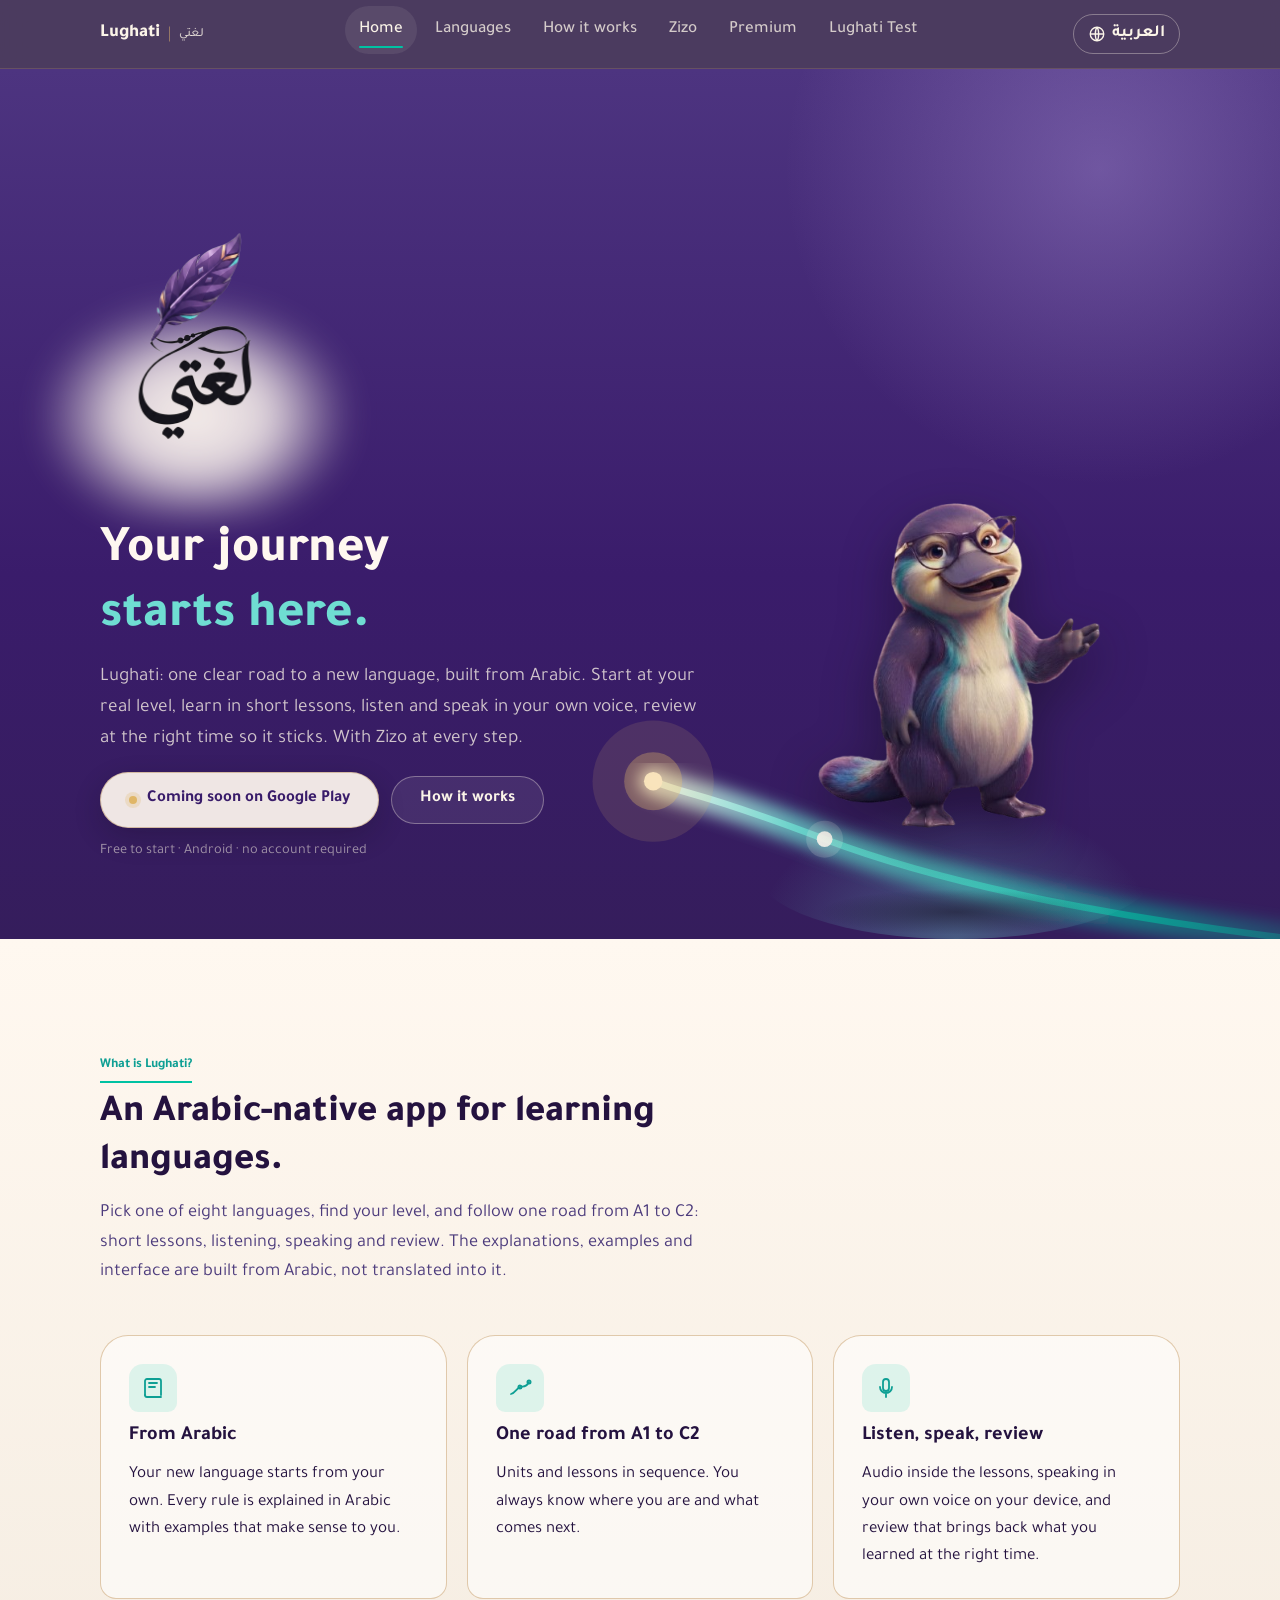
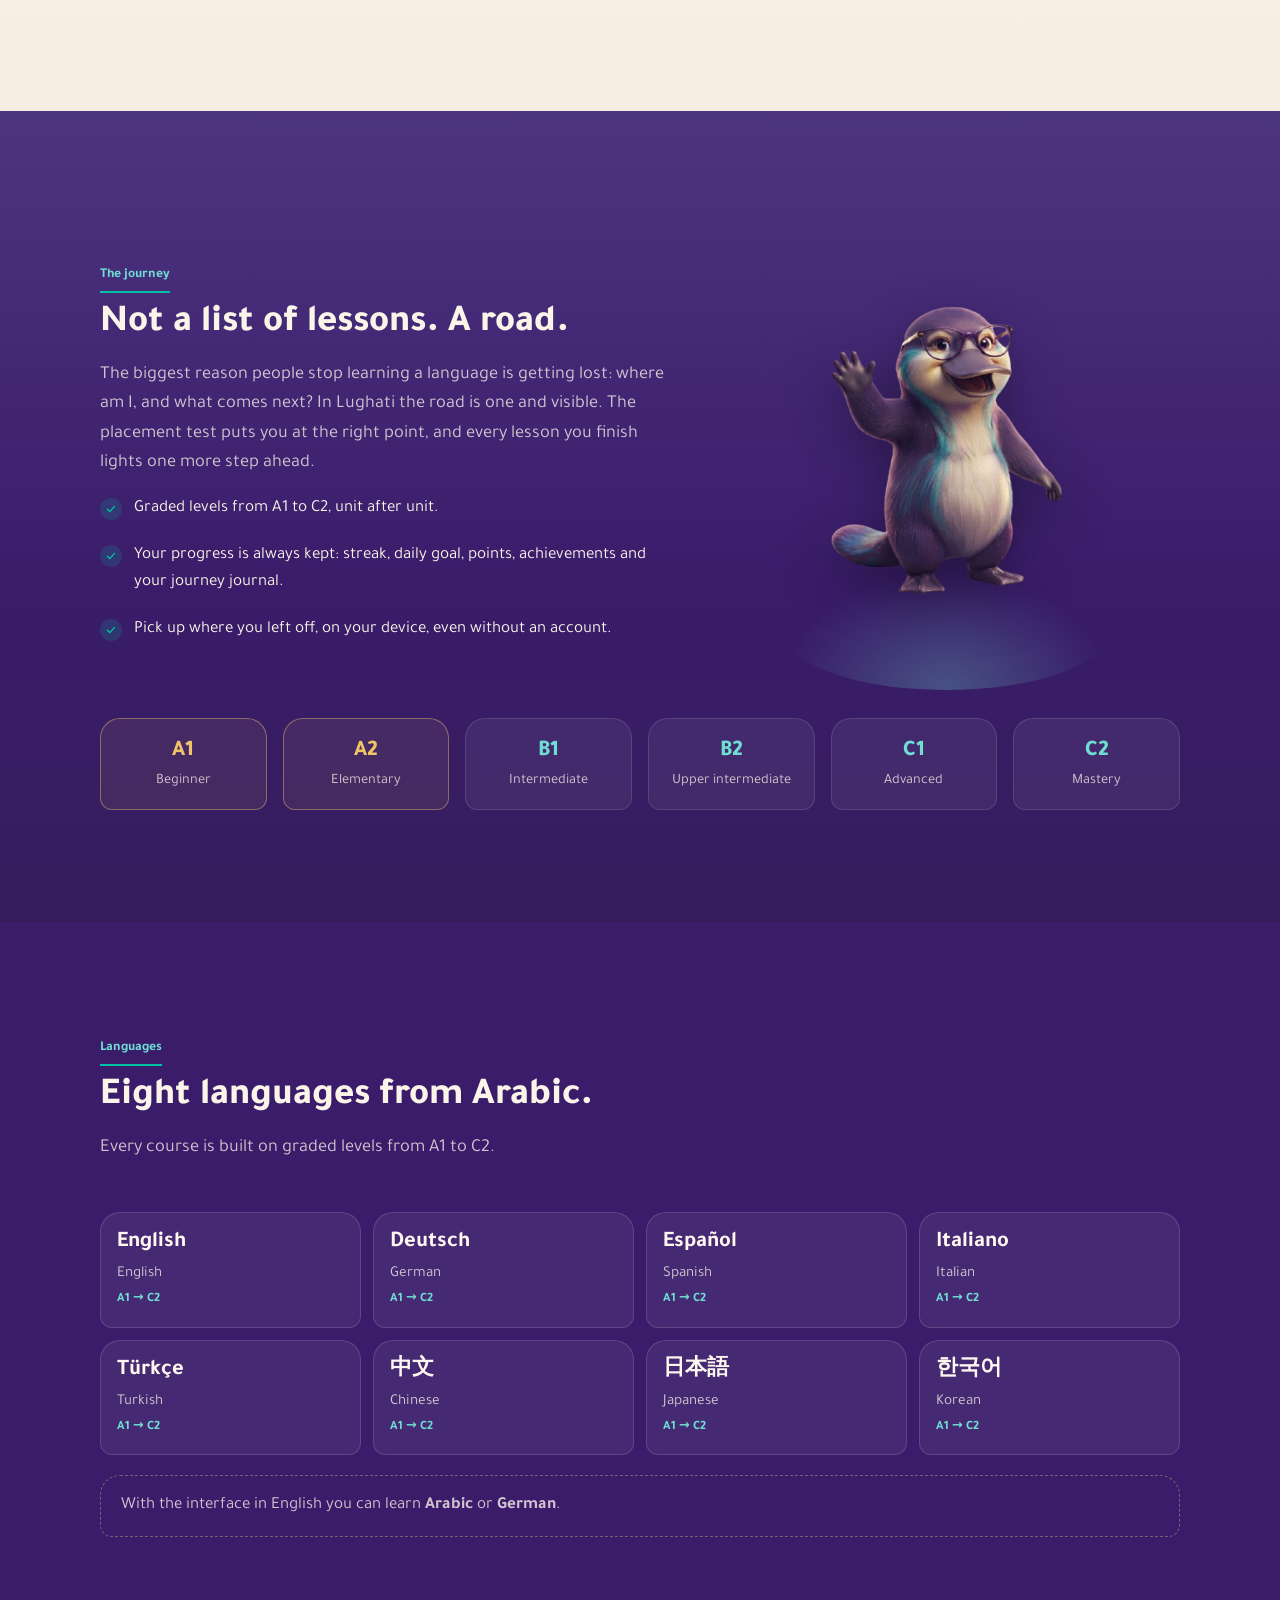
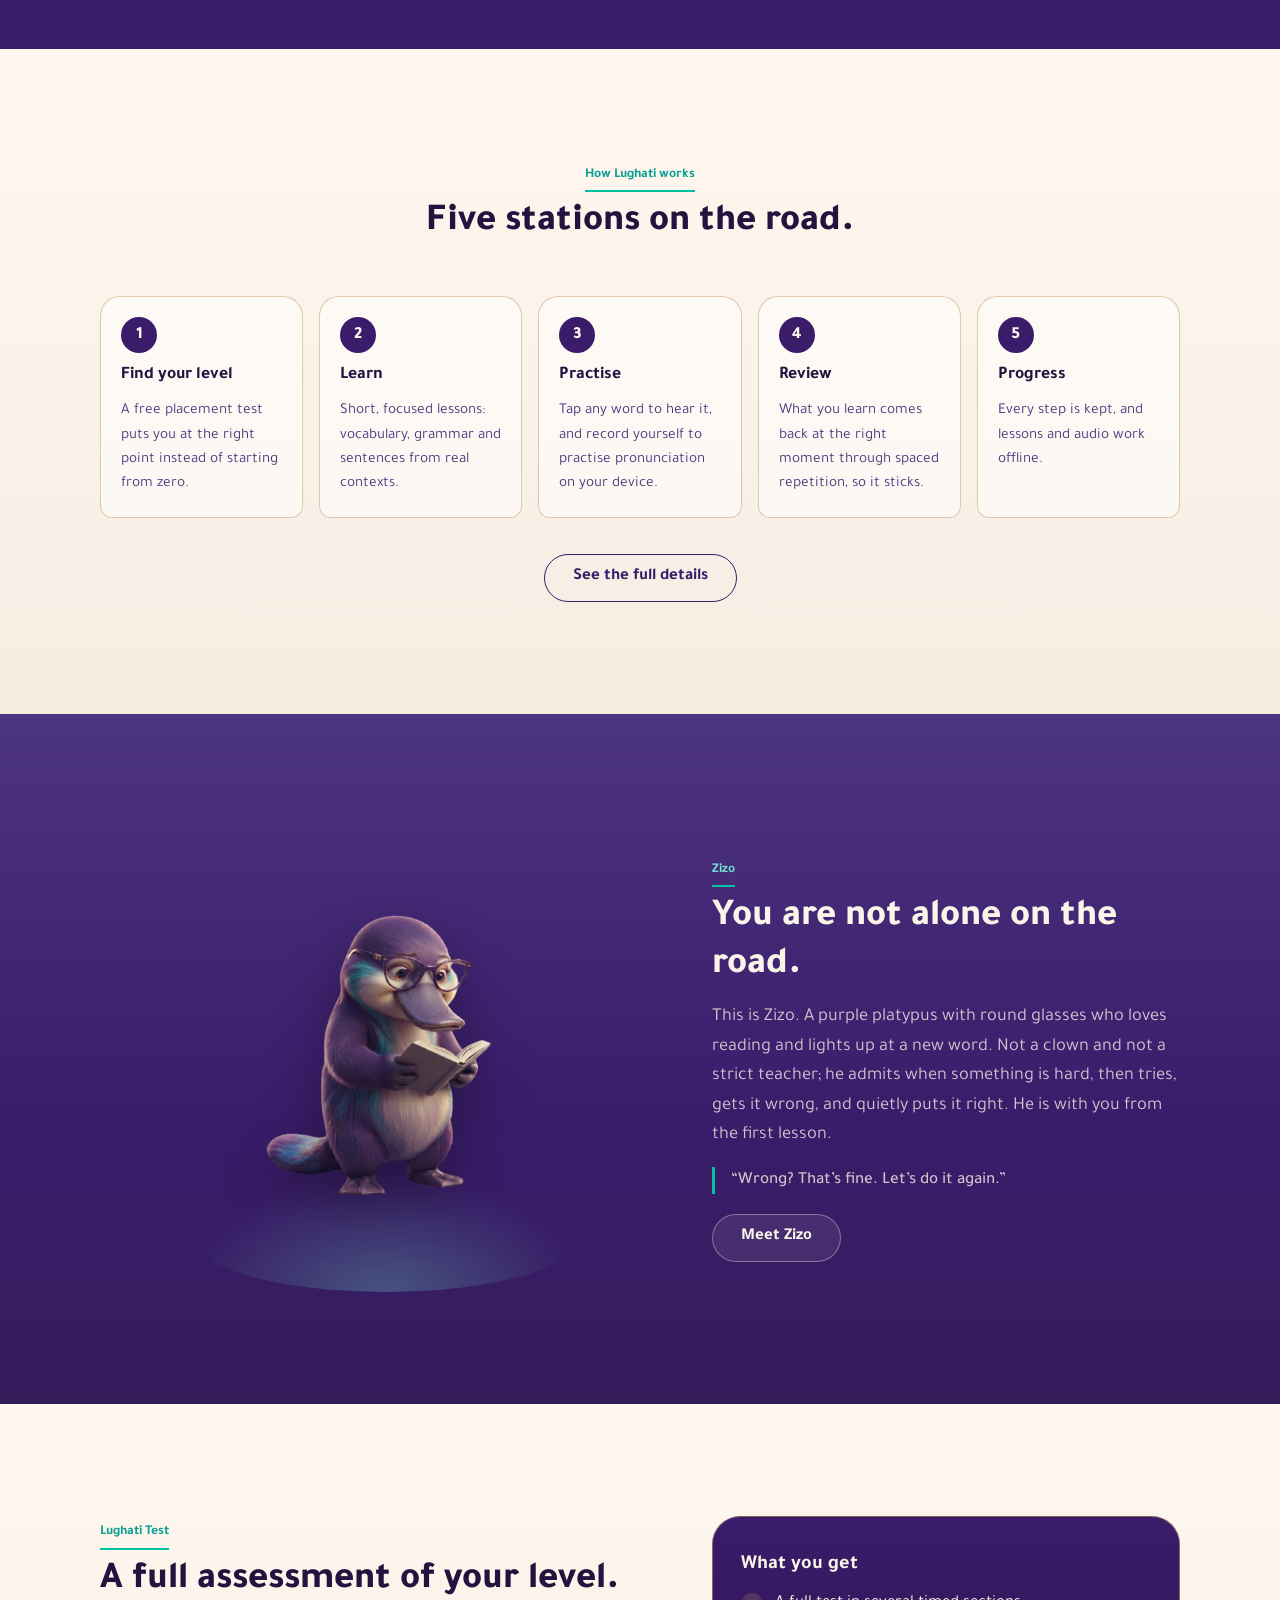
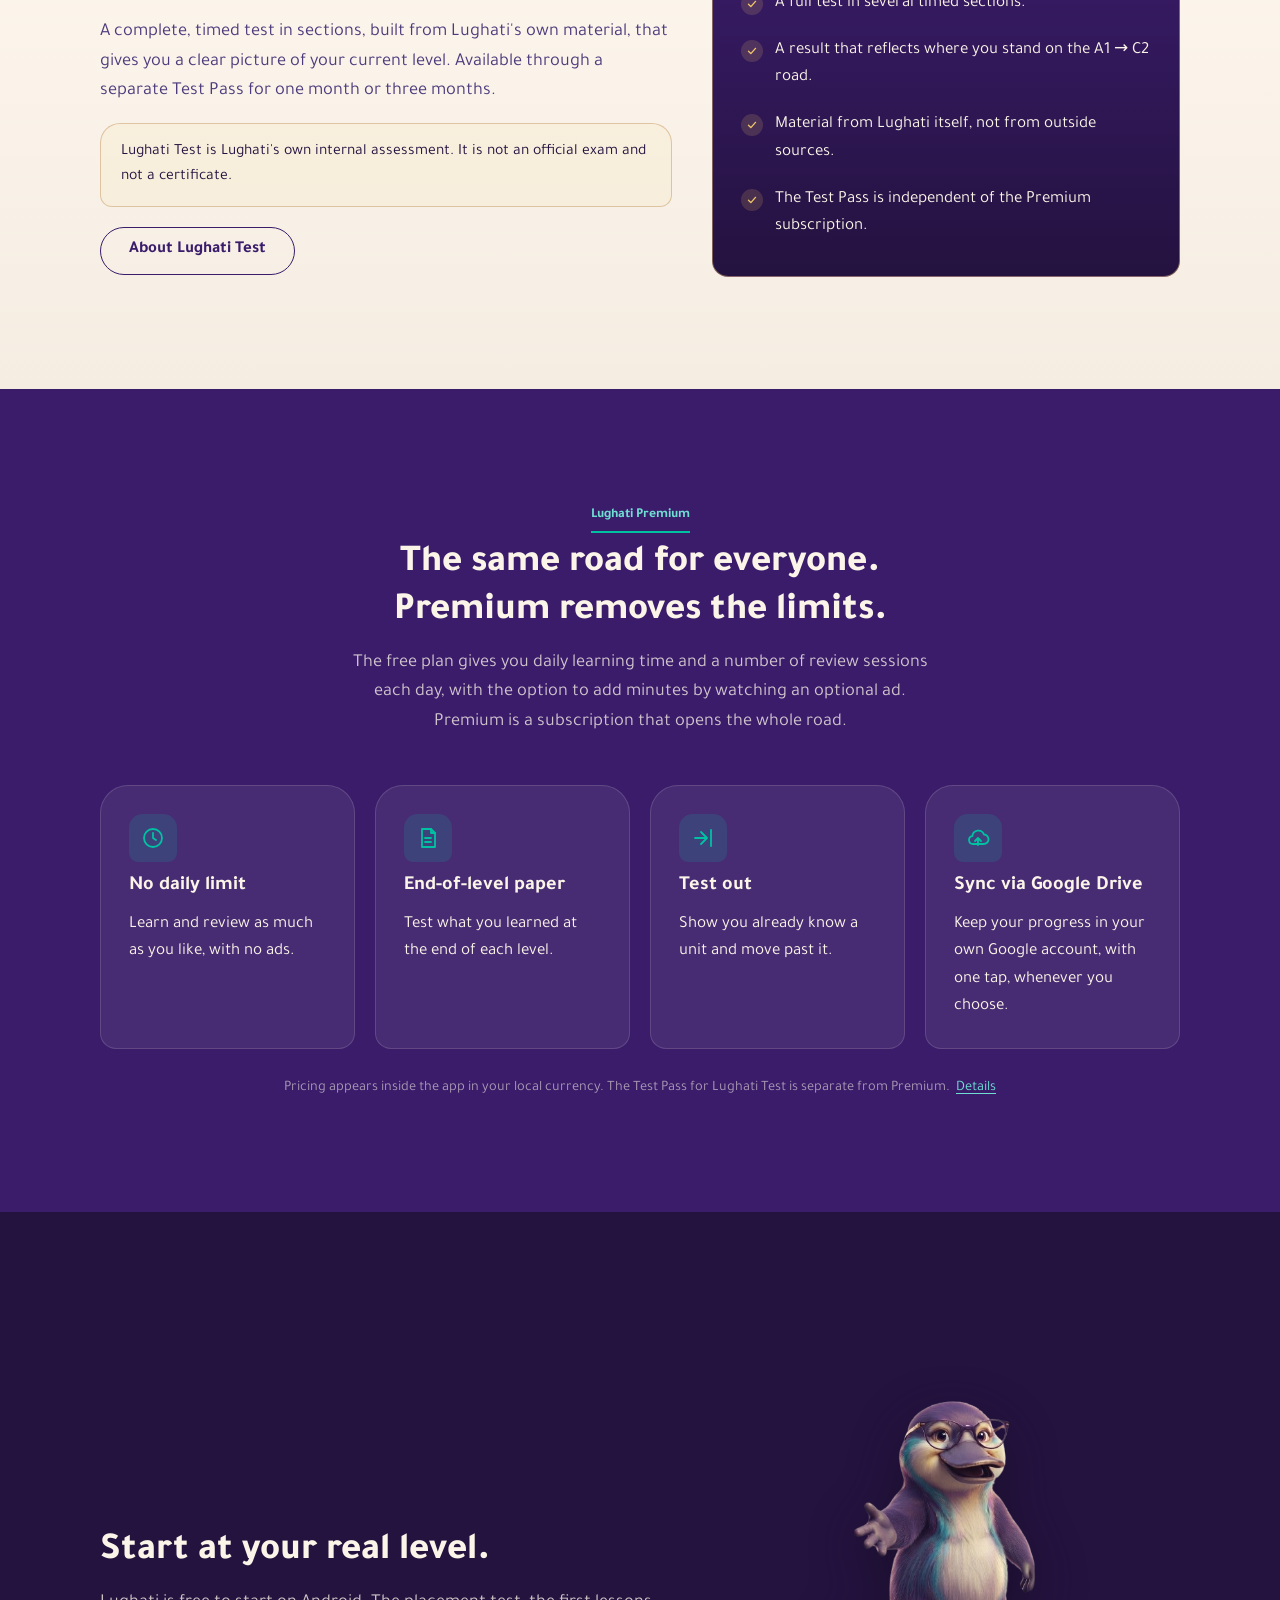
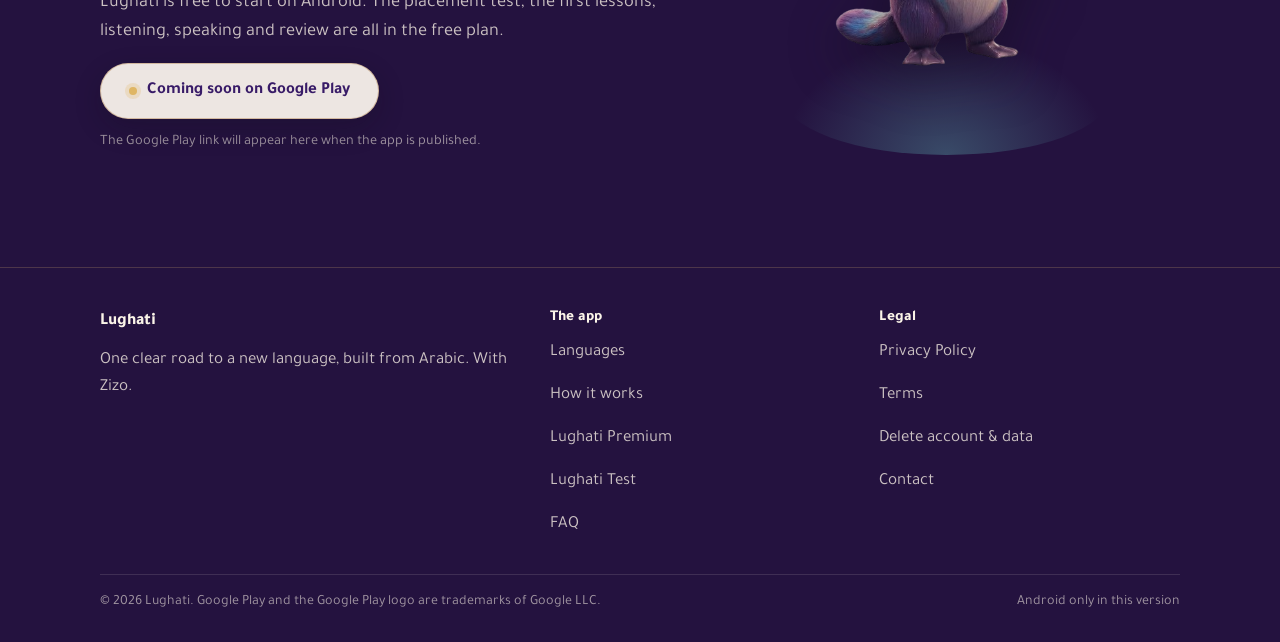
<file: index.html>
<!DOCTYPE html>
<html lang="ar" dir="rtl" data-lang="ar" class="no-js">
<head>
<meta charset="utf-8">
<meta name="viewport" content="width=device-width, initial-scale=1">
<title data-ar="لغتي — رحلتك تبدأ من هنا" data-en="Lughati — Your journey starts here">لغتي — رحلتك تبدأ من هنا</title>
<meta name="description" data-ar="لغتي: تطبيق عربي لتعلّم لغة جديدة. طريق واحد واضح من A1 إلى C2 بثماني لغات، مع زيزو." data-en="Lughati: an Arabic-native app for learning a new language. One clear road from A1 to C2 in eight languages, with Zizo." content="لغتي: تطبيق عربي لتعلّم لغة جديدة. طريق واحد واضح من A1 إلى C2 بثماني لغات، مع زيزو.">
<meta property="og:type" content="website">
<meta property="og:title" content="لغتي — رحلتك تبدأ من هنا · Lughati — Your journey starts here">
<meta property="og:description" content="Learn a new language from Arabic, one step at a time. One clear road from A1 to C2, with Zizo.">
<meta property="og:image" content="https://lughati-web.github.io/lughati-website/assets/images/og-feature-1024x500.png">
<meta property="og:image:width" content="1024">
<meta property="og:image:height" content="500">
<meta name="twitter:card" content="summary_large_image">
<meta name="theme-color" content="#3A1C6B">
<link rel="canonical" href="https://lughati-web.github.io/lughati-website/">
<link rel="icon" type="image/png" sizes="32x32" href="assets/images/icon-32.png?v=3">
<link rel="icon" type="image/png" sizes="192x192" href="assets/images/icon-192.png?v=3">
<link rel="apple-touch-icon" href="assets/images/icon-180.png?v=3">
<link rel="preconnect" href="https://fonts.googleapis.com">
<link rel="preconnect" href="https://fonts.gstatic.com" crossorigin>
<link href="https://fonts.googleapis.com/css2?family=Tajawal:wght@400;500;700;800&display=swap" rel="stylesheet">
<link rel="stylesheet" href="assets/css/lughati.css">
<script src="assets/js/site-config.js"></script>
</head>
<body>
<a class="skip-link" href="#main"><span data-lang="ar">تخطَّ إلى المحتوى</span><span data-lang="en">Skip to content</span></a>

<header class="site-header">
  <div class="container nav">
    <a class="brand" href="index.html">
      <span class="brand-word">
        <span data-lang="ar">لغتي</span><span data-lang="en">Lughati</span>
        <small data-lang="ar" lang="en">Lughati</small><small data-lang="en" lang="ar">لغتي</small>
      </span>
    </a>
    <nav aria-label="Main">
      <ul class="nav-links">
        <li><a href="index.html" aria-current="page"><span data-lang="ar">الرئيسية</span><span data-lang="en">Home</span></a></li>
        <li><a href="languages.html"><span data-lang="ar">اللغات</span><span data-lang="en">Languages</span></a></li>
        <li><a href="how-it-works.html"><span data-lang="ar">كيف يعمل</span><span data-lang="en">How it works</span></a></li>
        <li><a href="zizo.html"><span data-lang="ar">زيزو</span><span data-lang="en">Zizo</span></a></li>
        <li><a href="premium.html"><span data-lang="ar">بريميوم</span><span data-lang="en">Premium</span></a></li>
        <li><a href="test.html"><span data-lang="ar">لغتي Test</span><span data-lang="en">Lughati Test</span></a></li>
      </ul>
    </nav>
    <div class="nav-tools">
      <button type="button" class="lang-switch" data-lang-switch aria-label="Switch to English" lang="en">
        <svg viewBox="0 0 24 24" aria-hidden="true"><circle cx="12" cy="12" r="9"/><path d="M3 12h18M12 3c3 3.5 3 14.5 0 18M12 3c-3 3.5-3 14.5 0 18"/></svg>
        <span data-lang-label>English</span>
      </button>
      <button type="button" class="nav-toggle" aria-expanded="false" aria-controls="nav-drawer" aria-label="Menu">
        <svg class="icon-menu" viewBox="0 0 24 24" aria-hidden="true"><path d="M4 7h16M4 12h16M4 17h16"/></svg>
        <svg class="icon-close" viewBox="0 0 24 24" aria-hidden="true"><path d="M6 6l12 12M18 6L6 18"/></svg>
      </button>
    </div>
  </div>
  <div id="nav-drawer" class="nav-drawer container">
    <ul>
      <li><a href="index.html" aria-current="page"><span data-lang="ar">الرئيسية</span><span data-lang="en">Home</span></a></li>
      <li><a href="languages.html"><span data-lang="ar">اللغات</span><span data-lang="en">Languages</span></a></li>
      <li><a href="how-it-works.html"><span data-lang="ar">كيف يعمل</span><span data-lang="en">How it works</span></a></li>
      <li><a href="zizo.html"><span data-lang="ar">زيزو</span><span data-lang="en">Zizo</span></a></li>
      <li><a href="premium.html"><span data-lang="ar">بريميوم</span><span data-lang="en">Premium</span></a></li>
      <li><a href="test.html"><span data-lang="ar">لغتي Test</span><span data-lang="en">Lughati Test</span></a></li>
    </ul>
  </div>
</header>

<main id="main">

<!-- ===================== HERO ===================== -->
<section class="hero" aria-labelledby="hero-title">
  <svg class="hero-road" viewBox="0 0 1200 660" preserveAspectRatio="xMidYMax slice" aria-hidden="true">
    <defs>
      <linearGradient id="road-g" x1="0" y1="660" x2="600" y2="530" gradientUnits="userSpaceOnUse">
        <stop offset="0" stop-color="#00C2A3" stop-opacity="0"/>
        <stop offset=".35" stop-color="#00C2A3" stop-opacity=".55"/>
        <stop offset=".8" stop-color="#6FDDD2" stop-opacity=".85"/>
        <stop offset="1" stop-color="#FFF8F0" stop-opacity=".9"/>
      </linearGradient>
      <filter id="road-blur"><feGaussianBlur stdDeviation="6"/></filter>
    </defs>
    <path d="M -20 672 C 200 654, 360 622, 460 584 S 560 552, 590 540" stroke="url(#road-g)" stroke-width="22" stroke-linecap="round" filter="url(#road-blur)" opacity=".9" fill="none"/>
    <path d="M -20 672 C 200 654, 360 622, 460 584 S 560 552, 590 540" stroke="url(#road-g)" stroke-width="5" stroke-linecap="round" fill="none"/>
    <circle cx="460" cy="584" r="6" fill="#FFF8F0" opacity=".9"/>
    <circle cx="460" cy="584" r="14" fill="#FFF8F0" opacity=".16"/>
    <circle cx="590" cy="540" r="7" fill="#FFF8F0" opacity=".98"/>
    <circle cx="590" cy="540" r="22" fill="#EFC468" opacity=".30"/>
    <circle cx="590" cy="540" r="46" fill="#EFC468" opacity=".12"/>
  </svg>
  <div class="container hero-inner">
    <div class="hero-copy">
      <div class="hero-logo"><img src="assets/images/logo.png" alt="لغتي — Lughati" width="768" height="1376"></div>
      <h1 id="hero-title">
        <span data-lang="ar">رحلتك <em>تبدأ من هنا.</em></span>
        <span data-lang="en">Your journey <em>starts here.</em></span>
      </h1>
      <p class="lede">
        <span data-lang="ar">لغتي: طريق واحد واضح لتعلّم لغة جديدة من العربية. تبدأ من مستواك الحقيقي، تتعلّم بدروس قصيرة، تستمع وتتحدّث بصوتك، وتراجع في الوقت المناسب حتى لا تنسى. وزيزو معك في كل خطوة.</span>
        <span data-lang="en">Lughati: one clear road to a new language, built from Arabic. Start at your real level, learn in short lessons, listen and speak in your own voice, review at the right time so it sticks. With Zizo at every step.</span>
      </p>
      <div class="cta-row">
        <span class="btn btn--primary btn--pending" data-play-link data-ready-ar="حمّل من Google Play" data-ready-en="Get it on Google Play" role="status">
          <span class="pending-dot" aria-hidden="true"></span>
          <span data-lang="ar">قريبًا على Google Play</span><span data-lang="en">Coming soon on Google Play</span>
        </span>
        <a class="btn btn--secondary" href="#how">
          <span data-lang="ar">كيف يعمل؟</span><span data-lang="en">How it works</span>
        </a>
      </div>
      <p class="cta-note"><span data-lang="ar">مجاني للبدء · Android · بلا حساب إلزامي</span><span data-lang="en">Free to start · Android · no account required</span></p>
    </div>
    <div class="hero-stage">
      <div class="hero-light" aria-hidden="true"></div>
      <div class="hero-ground" aria-hidden="true"></div>
      <img class="hero-zizo" src="assets/images/zizo/zizo_welcome.png" alt="زيزو، خلد الماء رفيق الرحلة في لغتي، يلوّح بيده" width="373" height="669" fetchpriority="high">
    </div>
  </div>
</section>

<!-- ===================== WHAT IS LUGHATI ===================== -->
<section class="section section--cream" id="what" aria-labelledby="what-title">
  <div class="container">
    <div class="section-head reveal">
      <span class="eyebrow"><span data-lang="ar">ما هو لغتي؟</span><span data-lang="en">What is Lughati?</span></span>
      <h2 id="what-title"><span data-lang="ar">تطبيق عربي الأصل لتعلّم اللغات.</span><span data-lang="en">An Arabic-native app for learning languages.</span></h2>
      <p class="lede">
        <span data-lang="ar">تختار لغتك من ثماني لغات، تحدّد مستواك، وتمشي في طريق واحد من A1 إلى C2: دروس قصيرة، استماع، تحدّث، ومراجعة. الشرح والأمثلة والواجهة مبنيّة من العربية، لا مترجمة.</span>
        <span data-lang="en">Pick one of eight languages, find your level, and follow one road from A1 to C2: short lessons, listening, speaking and review. The explanations, examples and interface are built from Arabic, not translated into it.</span>
      </p>
    </div>
    <div class="grid grid--3">
      <div class="panel reveal">
        <div class="panel-icon"><svg viewBox="0 0 24 24" aria-hidden="true"><path d="M4 19V5a2 2 0 0 1 2-2h12a2 2 0 0 1 2 2v14"/><path d="M4 19a2 2 0 0 0 2 2h14"/><path d="M8 7h8M8 11h6"/></svg></div>
        <h3><span data-lang="ar">من العربية</span><span data-lang="en">From Arabic</span></h3>
        <p><span data-lang="ar">لغتك الجديدة تبدأ من لغتك. كل قاعدة تُشرح بالعربية وبأمثلة تفهمها.</span><span data-lang="en">Your new language starts from your own. Every rule is explained in Arabic with examples that make sense to you.</span></p>
      </div>
      <div class="panel reveal">
        <div class="panel-icon"><svg viewBox="0 0 24 24" aria-hidden="true"><path d="M3 18c4-1 6-6 9-7s6 1 9-5"/><circle cx="12" cy="11" r="1.6"/><circle cx="21" cy="6" r="1.6"/></svg></div>
        <h3><span data-lang="ar">طريق واحد من A1 إلى C2</span><span data-lang="en">One road from A1 to C2</span></h3>
        <p><span data-lang="ar">وحدات ودروس متسلسلة. تعرف دائمًا أين أنت وما الخطوة التالية.</span><span data-lang="en">Units and lessons in sequence. You always know where you are and what comes next.</span></p>
      </div>
      <div class="panel reveal">
        <div class="panel-icon"><svg viewBox="0 0 24 24" aria-hidden="true"><path d="M12 3a3 3 0 0 1 3 3v6a3 3 0 0 1-6 0V6a3 3 0 0 1 3-3z"/><path d="M6 11a6 6 0 0 0 12 0M12 17v4"/></svg></div>
        <h3><span data-lang="ar">استمع، تحدّث، راجع</span><span data-lang="en">Listen, speak, review</span></h3>
        <p><span data-lang="ar">تسجيلات داخل الدروس، تحدّث بصوتك على جهازك، ومراجعة تعيد ما تعلّمته في وقته.</span><span data-lang="en">Audio inside the lessons, speaking in your own voice on your device, and review that brings back what you learned at the right time.</span></p>
      </div>
    </div>
  </div>
</section>

<!-- ===================== THE JOURNEY ===================== -->
<section class="section section--night journey" id="journey" aria-labelledby="journey-title">
  <div class="container">
    <div class="split">
      <div class="reveal">
        <span class="eyebrow"><span data-lang="ar">الرحلة</span><span data-lang="en">The journey</span></span>
        <h2 id="journey-title"><span data-lang="ar">ليست قائمة دروس. إنها طريق.</span><span data-lang="en">Not a list of lessons. A road.</span></h2>
        <p class="lede">
          <span data-lang="ar">أكبر سبب لترك تعلّم اللغة هو الضياع: أين أنا؟ وماذا بعد؟ في لغتي، الطريق واحد ومرئي. اختبار تحديد المستوى يضعك في موضعك الصحيح، وكل درس تُنهيه يضيء خطوة أخرى على الطريق أمامك.</span>
          <span data-lang="en">The biggest reason people stop learning a language is getting lost: where am I, and what comes next? In Lughati the road is one and visible. The placement test puts you at the right point, and every lesson you finish lights one more step ahead.</span>
        </p>
        <ul class="checks">
          <li><span data-lang="ar">مستويات متدرّجة من A1 إلى C2، وحدةً بعد وحدة.</span><span data-lang="en">Graded levels from A1 to C2, unit after unit.</span></li>
          <li><span data-lang="ar">تقدّمك محفوظ دائمًا: سلسلة أيامك، هدفك اليومي، نقاطك، إنجازاتك، ودفتر رحلتك.</span><span data-lang="en">Your progress is always kept: streak, daily goal, points, achievements and your journey journal.</span></li>
          <li><span data-lang="ar">تابع من حيث توقّفت، على جهازك، حتى دون حساب.</span><span data-lang="en">Pick up where you left off, on your device, even without an account.</span></li>
        </ul>
      </div>
      <div class="reveal">
        <div class="zizo-stage">
          <img src="assets/images/zizo/zizo_arrived.png" alt="زيزو يتقدّم خطوة على الطريق وينظر إلى المحطة التالية" width="373" height="669" loading="lazy">
        </div>
      </div>
    </div>
    <div class="milestones reveal" aria-label="مستويات الطريق">
      <div class="milestone milestone--lit"><span class="lvl">A1</span><span class="lbl"><span data-lang="ar">البداية</span><span data-lang="en">Beginner</span></span></div>
      <div class="milestone milestone--lit"><span class="lvl">A2</span><span class="lbl"><span data-lang="ar">الأساس</span><span data-lang="en">Elementary</span></span></div>
      <div class="milestone"><span class="lvl">B1</span><span class="lbl"><span data-lang="ar">متوسط</span><span data-lang="en">Intermediate</span></span></div>
      <div class="milestone"><span class="lvl">B2</span><span class="lbl"><span data-lang="ar">فوق المتوسط</span><span data-lang="en">Upper intermediate</span></span></div>
      <div class="milestone"><span class="lvl">C1</span><span class="lbl"><span data-lang="ar">متقدّم</span><span data-lang="en">Advanced</span></span></div>
      <div class="milestone"><span class="lvl">C2</span><span class="lbl"><span data-lang="ar">إتقان</span><span data-lang="en">Mastery</span></span></div>
    </div>
  </div>
</section>

<!-- ===================== LANGUAGES ===================== -->
<section class="section section--royal" id="languages" aria-labelledby="languages-title">
  <div class="container">
    <div class="section-head reveal">
      <span class="eyebrow"><span data-lang="ar">اللغات</span><span data-lang="en">Languages</span></span>
      <h2 id="languages-title"><span data-lang="ar">ثماني لغات من العربية.</span><span data-lang="en">Eight languages from Arabic.</span></h2>
      <p class="lede"><span data-lang="ar">كل مسار مبني على مستويات متدرّجة من A1 إلى C2.</span><span data-lang="en">Every course is built on graded levels from A1 to C2.</span></p>
    </div>
    <div class="lang-grid reveal">
      <div class="lang-chip"><span class="native" lang="en">English</span><span class="name"><span data-lang="ar">الإنجليزية</span><span data-lang="en">English</span></span><span class="level">A1 → C2</span></div>
      <div class="lang-chip"><span class="native" lang="de">Deutsch</span><span class="name"><span data-lang="ar">الألمانية</span><span data-lang="en">German</span></span><span class="level">A1 → C2</span></div>
      <div class="lang-chip"><span class="native" lang="es">Español</span><span class="name"><span data-lang="ar">الإسبانية</span><span data-lang="en">Spanish</span></span><span class="level">A1 → C2</span></div>
      <div class="lang-chip"><span class="native" lang="it">Italiano</span><span class="name"><span data-lang="ar">الإيطالية</span><span data-lang="en">Italian</span></span><span class="level">A1 → C2</span></div>
      <div class="lang-chip"><span class="native" lang="tr">Türkçe</span><span class="name"><span data-lang="ar">التركية</span><span data-lang="en">Turkish</span></span><span class="level">A1 → C2</span></div>
      <div class="lang-chip"><span class="native" lang="zh">中文</span><span class="name"><span data-lang="ar">الصينية</span><span data-lang="en">Chinese</span></span><span class="level">A1 → C2</span></div>
      <div class="lang-chip"><span class="native" lang="ja">日本語</span><span class="name"><span data-lang="ar">اليابانية</span><span data-lang="en">Japanese</span></span><span class="level">A1 → C2</span></div>
      <div class="lang-chip"><span class="native" lang="ko">한국어</span><span class="name"><span data-lang="ar">الكورية</span><span data-lang="en">Korean</span></span><span class="level">A1 → C2</span></div>
    </div>
    <p class="lang-from reveal">
      <span data-lang="ar">وبواجهة إنجليزية يمكنك تعلّم <strong>العربية</strong> أو <strong>الألمانية</strong>.</span>
      <span data-lang="en">With the interface in English you can learn <strong>Arabic</strong> or <strong>German</strong>.</span>
    </p>
  </div>
</section>

<!-- ===================== HOW IT WORKS ===================== -->
<section class="section section--cream" id="how" aria-labelledby="how-title">
  <div class="container">
    <div class="section-head center reveal">
      <span class="eyebrow"><span data-lang="ar">كيف يعمل لغتي؟</span><span data-lang="en">How Lughati works</span></span>
      <h2 id="how-title"><span data-lang="ar">خمس محطات على الطريق.</span><span data-lang="en">Five stations on the road.</span></h2>
    </div>
    <ol class="steps reveal">
      <li class="step">
        <h3><span data-lang="ar">حدّد مستواك</span><span data-lang="en">Find your level</span></h3>
        <p><span data-lang="ar">اختبار تحديد مستوى مجاني يضعك في موضعك الصحيح بدل البدء من الصفر.</span><span data-lang="en">A free placement test puts you at the right point instead of starting from zero.</span></p>
      </li>
      <li class="step">
        <h3><span data-lang="ar">تعلّم</span><span data-lang="en">Learn</span></h3>
        <p><span data-lang="ar">دروس قصيرة ومركّزة: مفردات وقواعد وجمل من سياقات حقيقية.</span><span data-lang="en">Short, focused lessons: vocabulary, grammar and sentences from real contexts.</span></p>
      </li>
      <li class="step">
        <h3><span data-lang="ar">تدرّب</span><span data-lang="en">Practise</span></h3>
        <p><span data-lang="ar">اضغط على أي كلمة لتسمعها، وسجّل صوتك لتتدرّب على النطق على جهازك.</span><span data-lang="en">Tap any word to hear it, and record yourself to practise pronunciation on your device.</span></p>
      </li>
      <li class="step">
        <h3><span data-lang="ar">راجع</span><span data-lang="en">Review</span></h3>
        <p><span data-lang="ar">ما تتعلّمه يعود إليك في الوقت المناسب بالتكرار المتباعد، فلا تنسى.</span><span data-lang="en">What you learn comes back at the right moment through spaced repetition, so it sticks.</span></p>
      </li>
      <li class="step">
        <h3><span data-lang="ar">تقدّم</span><span data-lang="en">Progress</span></h3>
        <p><span data-lang="ar">كل خطوة محفوظة، والدروس والصوت يعملان دون اتصال.</span><span data-lang="en">Every step is kept, and lessons and audio work offline.</span></p>
      </li>
    </ol>
    <p style="text-align:center;margin-top:28px" class="reveal"><a class="btn btn--outline" href="how-it-works.html"><span data-lang="ar">التفاصيل كاملة</span><span data-lang="en">See the full details</span></a></p>
  </div>
</section>

<!-- ===================== ZIZO ===================== -->
<section class="section section--night" id="zizo" aria-labelledby="zizo-title">
  <div class="container">
    <div class="split split--reverse">
      <div class="reveal">
        <span class="eyebrow"><span data-lang="ar">زيزو</span><span data-lang="en">Zizo</span></span>
        <h2 id="zizo-title"><span data-lang="ar">لست وحدك على الطريق.</span><span data-lang="en">You are not alone on the road.</span></h2>
        <p class="lede">
          <span data-lang="ar">هذا زيزو. خلد ماء بنفسجي بنظارات مستديرة، يحب القراءة ويفرح بالكلمة الجديدة. ليس مهرّجًا ولا مدرّسًا صارمًا؛ يعترف بالصعوبة ثم يحاول، ويخطئ ويصحّح بهدوء. سيكون معك من أول درس.</span>
          <span data-lang="en">This is Zizo. A purple platypus with round glasses who loves reading and lights up at a new word. Not a clown and not a strict teacher; he admits when something is hard, then tries, gets it wrong, and quietly puts it right. He is with you from the first lesson.</span>
        </p>
        <blockquote style="margin:0 0 20px;padding-inline-start:16px;border-inline-start:3px solid var(--turquoise);color:var(--cream-muted);font-weight:500">
          <span data-lang="ar">«خطأ؟ عادي. نعيدها.»</span><span data-lang="en">“Wrong? That’s fine. Let’s do it again.”</span>
        </blockquote>
        <a class="btn btn--secondary" href="zizo.html"><span data-lang="ar">تعرّف على زيزو</span><span data-lang="en">Meet Zizo</span></a>
      </div>
      <div class="reveal">
        <div class="zizo-stage">
          <img src="assets/images/zizo/zizo_reading.png" alt="زيزو يقرأ كتابًا صغيرًا بانتباه" width="373" height="669" loading="lazy">
        </div>
      </div>
    </div>
  </div>
</section>

<!-- ===================== LUGHATI TEST ===================== -->
<section class="section section--cream" id="test" aria-labelledby="test-title">
  <div class="container">
    <div class="split">
      <div class="reveal">
        <span class="eyebrow"><span data-lang="ar">لغتي Test</span><span data-lang="en">Lughati Test</span></span>
        <h2 id="test-title"><span data-lang="ar">تقييم شامل لمستواك.</span><span data-lang="en">A full assessment of your level.</span></h2>
        <p class="lede">
          <span data-lang="ar">اختبار شامل بأقسام وبوقت محدّد، مبني من محتوى لغتي نفسه، يعطيك صورة واضحة عن مستواك الحالي. يتاح عبر Test Pass منفصل لمدة شهر أو ثلاثة أشهر.</span>
          <span data-lang="en">A complete, timed test in sections, built from Lughati's own material, that gives you a clear picture of your current level. Available through a separate Test Pass for one month or three months.</span>
        </p>
        <div class="note">
          <span data-lang="ar">لغتي Test تقييم داخلي من لغتي. ليس امتحانًا رسميًا ولا شهادة معتمدة.</span>
          <span data-lang="en">Lughati Test is Lughati's own internal assessment. It is not an official exam and not a certificate.</span>
        </div>
        <p style="margin-top:20px"><a href="test.html" class="btn btn--outline"><span data-lang="ar">عن لغتي Test</span><span data-lang="en">About Lughati Test</span></a></p>
      </div>
      <div class="reveal">
        <div class="panel panel--feature">
          <h3><span data-lang="ar">ما الذي تحصل عليه</span><span data-lang="en">What you get</span></h3>
          <ul class="checks checks--gold">
            <li><span data-lang="ar">اختبار كامل بأقسام متعدّدة وبوقت محدّد.</span><span data-lang="en">A full test in several timed sections.</span></li>
            <li><span data-lang="ar">نتيجة تعكس موضعك على طريق A1 → C2.</span><span data-lang="en">A result that reflects where you stand on the A1 → C2 road.</span></li>
            <li><span data-lang="ar">محتوى من لغتي نفسه، لا من مصادر خارجية.</span><span data-lang="en">Material from Lughati itself, not from outside sources.</span></li>
            <li><span data-lang="ar">Test Pass مستقل عن اشتراك بريميوم.</span><span data-lang="en">The Test Pass is independent of the Premium subscription.</span></li>
          </ul>
        </div>
      </div>
    </div>
  </div>
</section>

<!-- ===================== PREMIUM ===================== -->
<section class="section section--royal" id="premium" aria-labelledby="premium-title">
  <div class="container">
    <div class="section-head center reveal">
      <span class="eyebrow"><span data-lang="ar">لغتي بريميوم</span><span data-lang="en">Lughati Premium</span></span>
      <h2 id="premium-title"><span data-lang="ar">الطريق نفسه للجميع. بريميوم يزيل الحدود.</span><span data-lang="en">The same road for everyone. Premium removes the limits.</span></h2>
      <p class="lede">
        <span data-lang="ar">الخطة المجانية تمنحك وقت تعلّم يوميًا وعددًا من جلسات المراجعة كل يوم، مع إمكانية إضافة دقائق عبر مشاهدة إعلان اختياري. بريميوم اشتراك يفتح الطريق كاملًا.</span>
        <span data-lang="en">The free plan gives you daily learning time and a number of review sessions each day, with the option to add minutes by watching an optional ad. Premium is a subscription that opens the whole road.</span>
      </p>
    </div>
    <div class="grid grid--4">
      <div class="panel reveal">
        <div class="panel-icon"><svg viewBox="0 0 24 24" aria-hidden="true"><circle cx="12" cy="12" r="9"/><path d="M12 7v5l3 2"/></svg></div>
        <h3><span data-lang="ar">بلا حدّ يومي</span><span data-lang="en">No daily limit</span></h3>
        <p><span data-lang="ar">تعلّم وراجع بقدر ما تريد، بلا إعلانات.</span><span data-lang="en">Learn and review as much as you like, with no ads.</span></p>
      </div>
      <div class="panel reveal">
        <div class="panel-icon"><svg viewBox="0 0 24 24" aria-hidden="true"><path d="M6 3h9l4 4v14H6z"/><path d="M15 3v4h4M9 12h6M9 16h6"/></svg></div>
        <h3><span data-lang="ar">ورقة نهاية المستوى</span><span data-lang="en">End-of-level paper</span></h3>
        <p><span data-lang="ar">اختبر ما تعلّمته عند إنهاء كل مستوى.</span><span data-lang="en">Test what you learned at the end of each level.</span></p>
      </div>
      <div class="panel reveal">
        <div class="panel-icon"><svg viewBox="0 0 24 24" aria-hidden="true"><path d="M4 12h10M10 6l6 6-6 6"/><path d="M20 4v16"/></svg></div>
        <h3><span data-lang="ar">تخطّي ما تتقنه</span><span data-lang="en">Test out</span></h3>
        <p><span data-lang="ar">أثبت أنك تعرف وحدة وانتقل إلى ما بعدها.</span><span data-lang="en">Show you already know a unit and move past it.</span></p>
      </div>
      <div class="panel reveal">
        <div class="panel-icon"><svg viewBox="0 0 24 24" aria-hidden="true"><path d="M7 18a4 4 0 0 1-.6-7.95A6 6 0 0 1 18 8.5 3.5 3.5 0 0 1 17.5 18z"/><path d="M12 12v7M9 15l3-3 3 3"/></svg></div>
        <h3><span data-lang="ar">مزامنة عبر Google Drive</span><span data-lang="en">Sync via Google Drive</span></h3>
        <p><span data-lang="ar">احفظ تقدّمك في حساب Google الخاص بك، بضغطة واحدة ومتى شئت.</span><span data-lang="en">Keep your progress in your own Google account, with one tap, whenever you choose.</span></p>
      </div>
    </div>
    <p class="cta-note reveal" style="text-align:center;margin-top:28px">
      <span data-lang="ar">السعر يظهر داخل التطبيق بعملة بلدك. Test Pass للغتي Test منفصل عن بريميوم.</span>
      <span data-lang="en">Pricing appears inside the app in your local currency. The Test Pass for Lughati Test is separate from Premium.</span>
      &nbsp;<a href="premium.html" style="color:var(--turquoise-light);text-decoration:underline;text-underline-offset:3px"><span data-lang="ar">التفاصيل</span><span data-lang="en">Details</span></a>
    </p>
  </div>
</section>

<!-- ===================== FINAL CTA ===================== -->
<section class="section section--deep cta-band" id="download" aria-labelledby="cta-title">
  <div class="container">
    <div class="split">
      <div class="reveal">
        <h2 id="cta-title"><span data-lang="ar">ابدأ من مستواك الحقيقي.</span><span data-lang="en">Start at your real level.</span></h2>
        <p class="lede"><span data-lang="ar">لغتي مجاني للبدء على Android. اختبار تحديد المستوى، أول الدروس، الاستماع والتحدّث والمراجعة، كلّها في الخطة المجانية.</span><span data-lang="en">Lughati is free to start on Android. The placement test, the first lessons, listening, speaking and review are all in the free plan.</span></p>
        <div class="cta-row">
          <span class="btn btn--primary btn--pending" data-play-link data-ready-ar="حمّل من Google Play" data-ready-en="Get it on Google Play" role="status">
            <span class="pending-dot" aria-hidden="true"></span>
            <span data-lang="ar">قريبًا على Google Play</span><span data-lang="en">Coming soon on Google Play</span>
          </span>
        </div>
        <p class="cta-note" data-play-note><span data-lang="ar">رابط Google Play يُضاف هنا عند نشر التطبيق.</span><span data-lang="en">The Google Play link will appear here when the app is published.</span></p>
      </div>
      <div class="reveal">
        <div class="zizo-stage">
          <img src="assets/images/zizo/zizo_encouraging.png" alt="زيزو يميل إلى الأمام ويمدّ يديه مشجّعًا" width="373" height="669" loading="lazy">
        </div>
      </div>
    </div>
  </div>
</section>
</main>

<footer class="site-footer">
  <div class="container">
    <div class="footer-grid">
      <div>
        <div class="footer-brand"><span><span data-lang="ar">لغتي</span><span data-lang="en">Lughati</span></span></div>
        <p data-lang="ar">طريق واحد واضح لتعلّم لغة جديدة من العربية. وزيزو معك.</p>
        <p data-lang="en">One clear road to a new language, built from Arabic. With Zizo.</p>
      </div>
      <div>
        <h4><span data-lang="ar">التطبيق</span><span data-lang="en">The app</span></h4>
        <ul>
          <li><a href="languages.html"><span data-lang="ar">اللغات</span><span data-lang="en">Languages</span></a></li>
          <li><a href="how-it-works.html"><span data-lang="ar">كيف يعمل</span><span data-lang="en">How it works</span></a></li>
          <li><a href="premium.html"><span data-lang="ar">لغتي بريميوم</span><span data-lang="en">Lughati Premium</span></a></li>
          <li><a href="test.html"><span data-lang="ar">لغتي Test</span><span data-lang="en">Lughati Test</span></a></li>
          <li><a href="faq.html"><span data-lang="ar">الأسئلة الشائعة</span><span data-lang="en">FAQ</span></a></li>
        </ul>
      </div>
      <div>
        <h4><span data-lang="ar">قانوني</span><span data-lang="en">Legal</span></h4>
        <ul>
          <li><a href="privacy-policy.html"><span data-lang="ar">سياسة الخصوصية</span><span data-lang="en">Privacy Policy</span></a></li>
          <li><a href="terms.html"><span data-lang="ar">الشروط</span><span data-lang="en">Terms</span></a></li>
          <li><a href="delete-account.html"><span data-lang="ar">حذف الحساب والبيانات</span><span data-lang="en">Delete account &amp; data</span></a></li>
          <li><a href="contact.html"><span data-lang="ar">التواصل</span><span data-lang="en">Contact</span></a></li>
        </ul>
      </div>
    </div>
    <div class="footer-bottom">
      <span data-lang="ar">© 2026 لغتي. Google Play وشعاره علامتان تجاريتان لشركة Google LLC.</span>
      <span data-lang="en">© 2026 Lughati. Google Play and the Google Play logo are trademarks of Google LLC.</span>
      <span><span data-lang="ar">Android فقط في هذا الإصدار</span><span data-lang="en">Android only in this version</span></span>
    </div>
  </div>
</footer>

<script src="assets/js/lughati.js"></script>
</body>
</html>
</file>
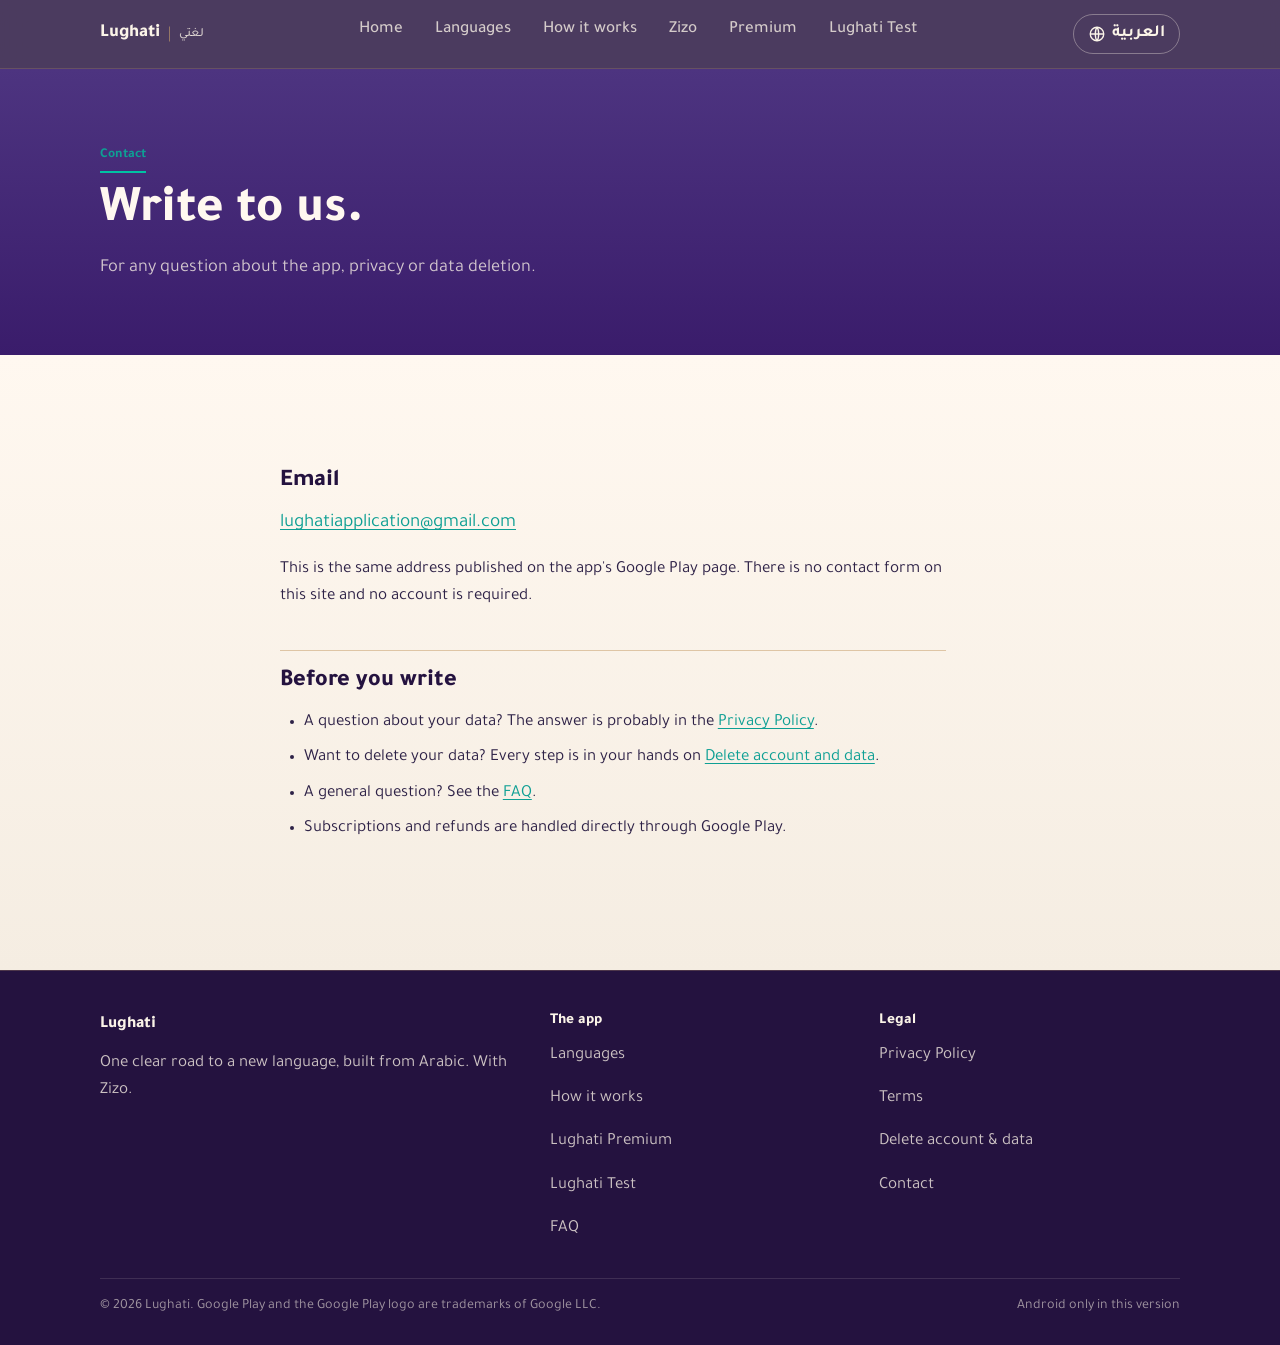
<file: contact.html>
<!DOCTYPE html>
<html lang="ar" dir="rtl" data-lang="ar" class="no-js">
<head>
<meta charset="utf-8">
<meta name="viewport" content="width=device-width, initial-scale=1">
<title data-ar="التواصل — لغتي" data-en="Contact — Lughati">التواصل — لغتي</title>
<meta name="description" data-ar="تواصل مع فريق لغتي لأي سؤال عن التطبيق أو الخصوصية أو حذف البيانات." data-en="Contact Lughati for any question about the app, privacy or data deletion." content="تواصل مع فريق لغتي لأي سؤال عن التطبيق أو الخصوصية أو حذف البيانات.">
<meta property="og:type" content="website">
<meta property="og:title" content="التواصل · Contact — Lughati">
<meta property="og:description" content="Write to us.">
<meta property="og:image" content="https://lughati-web.github.io/lughati-website/assets/images/og-feature-1024x500.png">
<meta property="og:image:width" content="1024">
<meta property="og:image:height" content="500">
<meta name="twitter:card" content="summary_large_image">
<meta name="theme-color" content="#3A1C6B">
<link rel="canonical" href="https://lughati-web.github.io/lughati-website/contact.html">
<link rel="icon" type="image/png" sizes="32x32" href="assets/images/icon-32.png?v=3">
<link rel="icon" type="image/png" sizes="192x192" href="assets/images/icon-192.png?v=3">
<link rel="apple-touch-icon" href="assets/images/icon-180.png?v=3">
<link rel="preconnect" href="https://fonts.googleapis.com">
<link rel="preconnect" href="https://fonts.gstatic.com" crossorigin>
<link href="https://fonts.googleapis.com/css2?family=Tajawal:wght@400;500;700;800&display=swap" rel="stylesheet">
<link rel="stylesheet" href="assets/css/lughati.css">
<script src="assets/js/site-config.js"></script>
</head>
<body>
<a class="skip-link" href="#main"><span data-lang="ar">تخطَّ إلى المحتوى</span><span data-lang="en">Skip to content</span></a>

<header class="site-header">
  <div class="container nav">
    <a class="brand" href="index.html">
      <span class="brand-word">
        <span data-lang="ar">لغتي</span><span data-lang="en">Lughati</span>
        <small data-lang="ar" lang="en">Lughati</small><small data-lang="en" lang="ar">لغتي</small>
      </span>
    </a>
    <nav aria-label="Main">
      <ul class="nav-links">
        <li><a href="index.html"><span data-lang="ar">الرئيسية</span><span data-lang="en">Home</span></a></li>
        <li><a href="languages.html"><span data-lang="ar">اللغات</span><span data-lang="en">Languages</span></a></li>
        <li><a href="how-it-works.html"><span data-lang="ar">كيف يعمل</span><span data-lang="en">How it works</span></a></li>
        <li><a href="zizo.html"><span data-lang="ar">زيزو</span><span data-lang="en">Zizo</span></a></li>
        <li><a href="premium.html"><span data-lang="ar">بريميوم</span><span data-lang="en">Premium</span></a></li>
        <li><a href="test.html"><span data-lang="ar">لغتي Test</span><span data-lang="en">Lughati Test</span></a></li>
      </ul>
    </nav>
    <div class="nav-tools">
      <button type="button" class="lang-switch" data-lang-switch aria-label="Switch to English" lang="en">
        <svg viewBox="0 0 24 24" aria-hidden="true"><circle cx="12" cy="12" r="9"/><path d="M3 12h18M12 3c3 3.5 3 14.5 0 18M12 3c-3 3.5-3 14.5 0 18"/></svg>
        <span data-lang-label>English</span>
      </button>
      <button type="button" class="nav-toggle" aria-expanded="false" aria-controls="nav-drawer" aria-label="Menu">
        <svg class="icon-menu" viewBox="0 0 24 24" aria-hidden="true"><path d="M4 7h16M4 12h16M4 17h16"/></svg>
        <svg class="icon-close" viewBox="0 0 24 24" aria-hidden="true"><path d="M6 6l12 12M18 6L6 18"/></svg>
      </button>
    </div>
  </div>
  <div id="nav-drawer" class="nav-drawer container">
    <ul>
      <li><a href="index.html"><span data-lang="ar">الرئيسية</span><span data-lang="en">Home</span></a></li>
      <li><a href="languages.html"><span data-lang="ar">اللغات</span><span data-lang="en">Languages</span></a></li>
      <li><a href="how-it-works.html"><span data-lang="ar">كيف يعمل</span><span data-lang="en">How it works</span></a></li>
      <li><a href="zizo.html"><span data-lang="ar">زيزو</span><span data-lang="en">Zizo</span></a></li>
      <li><a href="premium.html"><span data-lang="ar">بريميوم</span><span data-lang="en">Premium</span></a></li>
      <li><a href="test.html"><span data-lang="ar">لغتي Test</span><span data-lang="en">Lughati Test</span></a></li>
    </ul>
  </div>
</header>

<main id="main">

<section class="doc-hero">
  <div class="container">
    <span class="eyebrow"><span data-lang="ar">التواصل</span><span data-lang="en">Contact</span></span>
    <h1><span data-lang="ar">راسلنا.</span><span data-lang="en">Write to us.</span></h1>
    <p class="lede"><span data-lang="ar">لأي سؤال عن التطبيق أو الخصوصية أو حذف البيانات.</span><span data-lang="en">For any question about the app, privacy or data deletion.</span></p>
  </div>
</section>

<section class="section section--cream">
  <div class="container container--narrow">
    <div class="doc-body reveal">
      <h2><span data-lang="ar">البريد الإلكتروني</span><span data-lang="en">Email</span></h2>
      <p style="font-size:1.2rem"><a href="mailto:lughatiapplication@gmail.com" data-contact-email>lughatiapplication@gmail.com</a></p>
      <p><span data-lang="ar">هذا هو البريد نفسه المنشور في صفحة التطبيق على Google Play. لا يوجد نموذج تواصل على هذا الموقع ولا حساب مطلوب.</span><span data-lang="en">This is the same address published on the app's Google Play page. There is no contact form on this site and no account is required.</span></p>
      <h2><span data-lang="ar">قبل أن تراسلنا</span><span data-lang="en">Before you write</span></h2>
      <ul>
        <li><span data-lang="ar">سؤال عن بياناتك؟ الإجابة غالبًا في <a href="privacy-policy.html">سياسة الخصوصية</a>.</span><span data-lang="en">A question about your data? The answer is probably in the <a href="privacy-policy.html">Privacy Policy</a>.</span></li>
        <li><span data-lang="ar">تريد حذف بياناتك؟ الخطوات كلها بيدك في <a href="delete-account.html">حذف الحساب والبيانات</a>.</span><span data-lang="en">Want to delete your data? Every step is in your hands on <a href="delete-account.html">Delete account and data</a>.</span></li>
        <li><span data-lang="ar">سؤال عام؟ راجع <a href="faq.html">الأسئلة الشائعة</a>.</span><span data-lang="en">A general question? See the <a href="faq.html">FAQ</a>.</span></li>
        <li><span data-lang="ar">الاشتراكات والاسترداد تُدار من Google Play مباشرة.</span><span data-lang="en">Subscriptions and refunds are handled directly through Google Play.</span></li>
      </ul>
    </div>
  </div>
</section>
</main>

<footer class="site-footer">
  <div class="container">
    <div class="footer-grid">
      <div>
        <div class="footer-brand"><span><span data-lang="ar">لغتي</span><span data-lang="en">Lughati</span></span></div>
        <p data-lang="ar">طريق واحد واضح لتعلّم لغة جديدة من العربية. وزيزو معك.</p>
        <p data-lang="en">One clear road to a new language, built from Arabic. With Zizo.</p>
      </div>
      <div>
        <h4><span data-lang="ar">التطبيق</span><span data-lang="en">The app</span></h4>
        <ul>
          <li><a href="languages.html"><span data-lang="ar">اللغات</span><span data-lang="en">Languages</span></a></li>
          <li><a href="how-it-works.html"><span data-lang="ar">كيف يعمل</span><span data-lang="en">How it works</span></a></li>
          <li><a href="premium.html"><span data-lang="ar">لغتي بريميوم</span><span data-lang="en">Lughati Premium</span></a></li>
          <li><a href="test.html"><span data-lang="ar">لغتي Test</span><span data-lang="en">Lughati Test</span></a></li>
          <li><a href="faq.html"><span data-lang="ar">الأسئلة الشائعة</span><span data-lang="en">FAQ</span></a></li>
        </ul>
      </div>
      <div>
        <h4><span data-lang="ar">قانوني</span><span data-lang="en">Legal</span></h4>
        <ul>
          <li><a href="privacy-policy.html"><span data-lang="ar">سياسة الخصوصية</span><span data-lang="en">Privacy Policy</span></a></li>
          <li><a href="terms.html"><span data-lang="ar">الشروط</span><span data-lang="en">Terms</span></a></li>
          <li><a href="delete-account.html"><span data-lang="ar">حذف الحساب والبيانات</span><span data-lang="en">Delete account &amp; data</span></a></li>
          <li><a href="contact.html" aria-current="page"><span data-lang="ar">التواصل</span><span data-lang="en">Contact</span></a></li>
        </ul>
      </div>
    </div>
    <div class="footer-bottom">
      <span data-lang="ar">© 2026 لغتي. Google Play وشعاره علامتان تجاريتان لشركة Google LLC.</span>
      <span data-lang="en">© 2026 Lughati. Google Play and the Google Play logo are trademarks of Google LLC.</span>
      <span><span data-lang="ar">Android فقط في هذا الإصدار</span><span data-lang="en">Android only in this version</span></span>
    </div>
  </div>
</footer>

<script src="assets/js/lughati.js"></script>
</body>
</html>
</file>
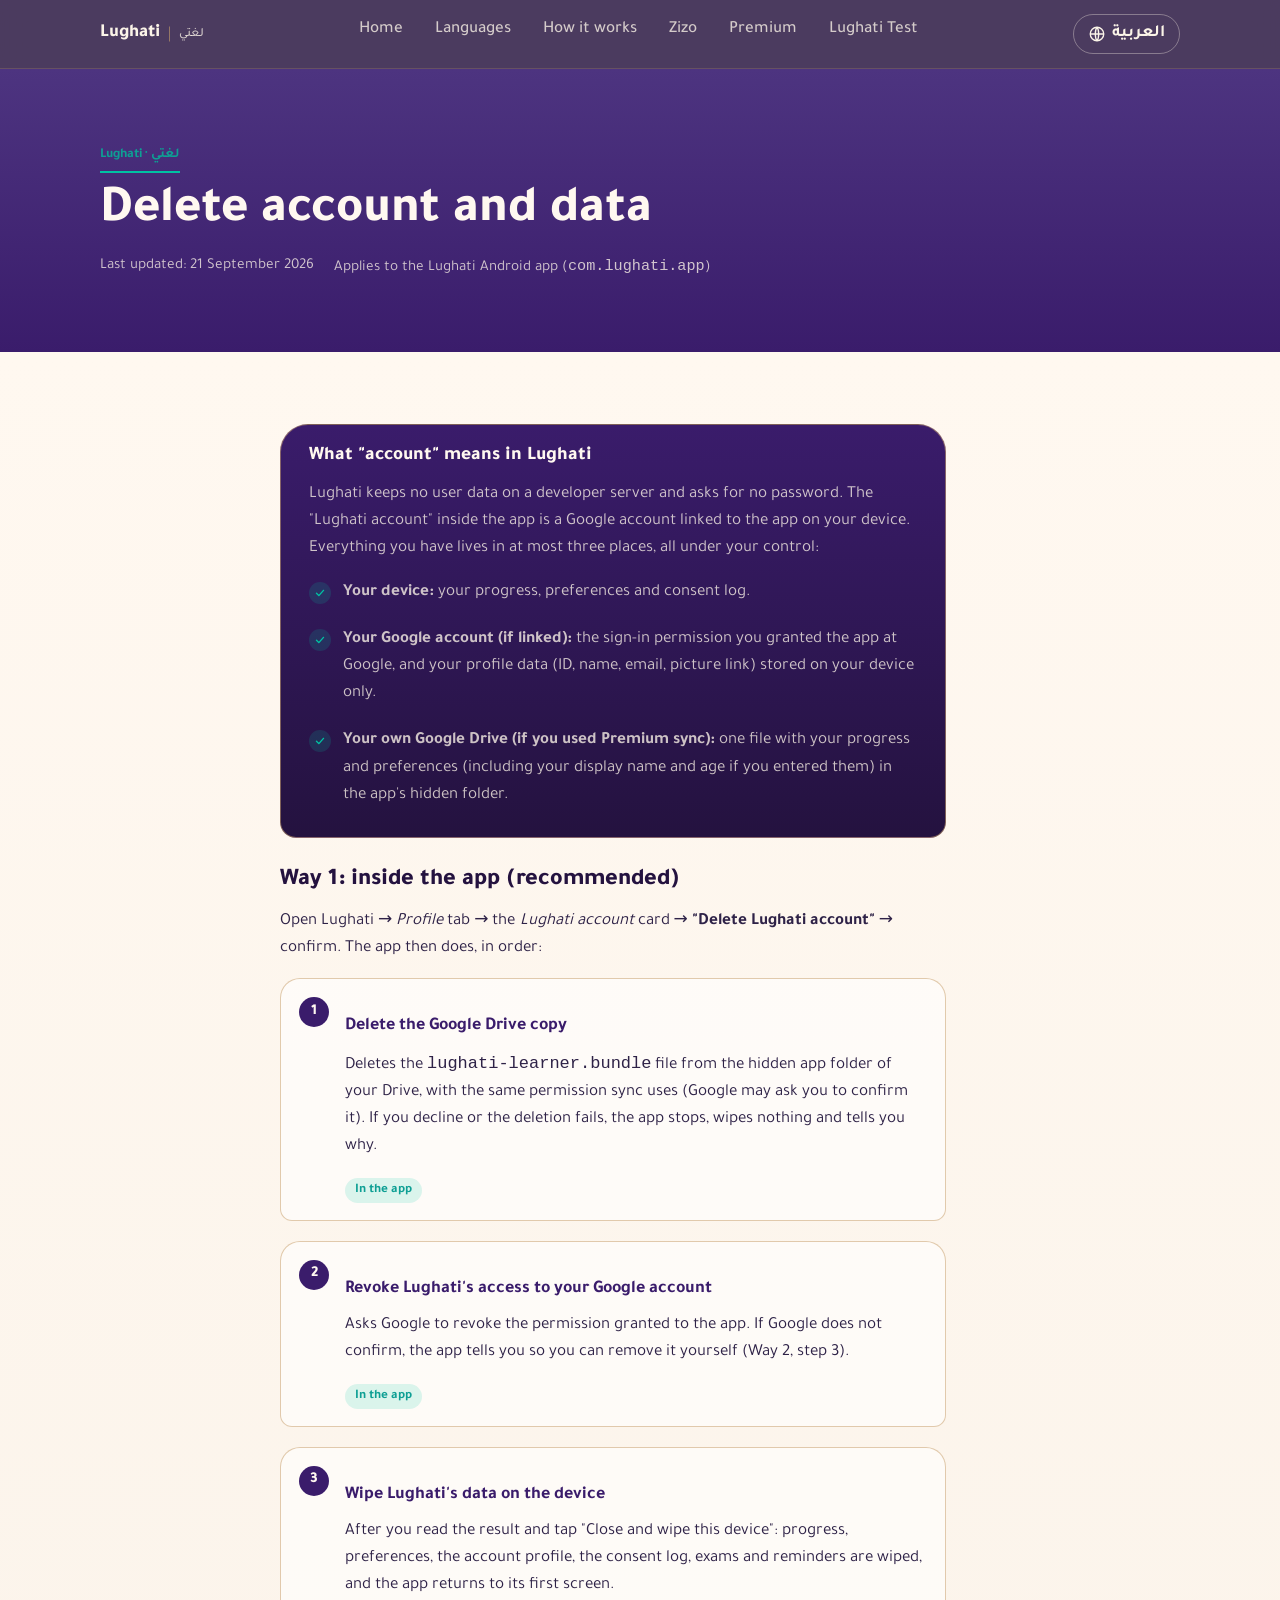
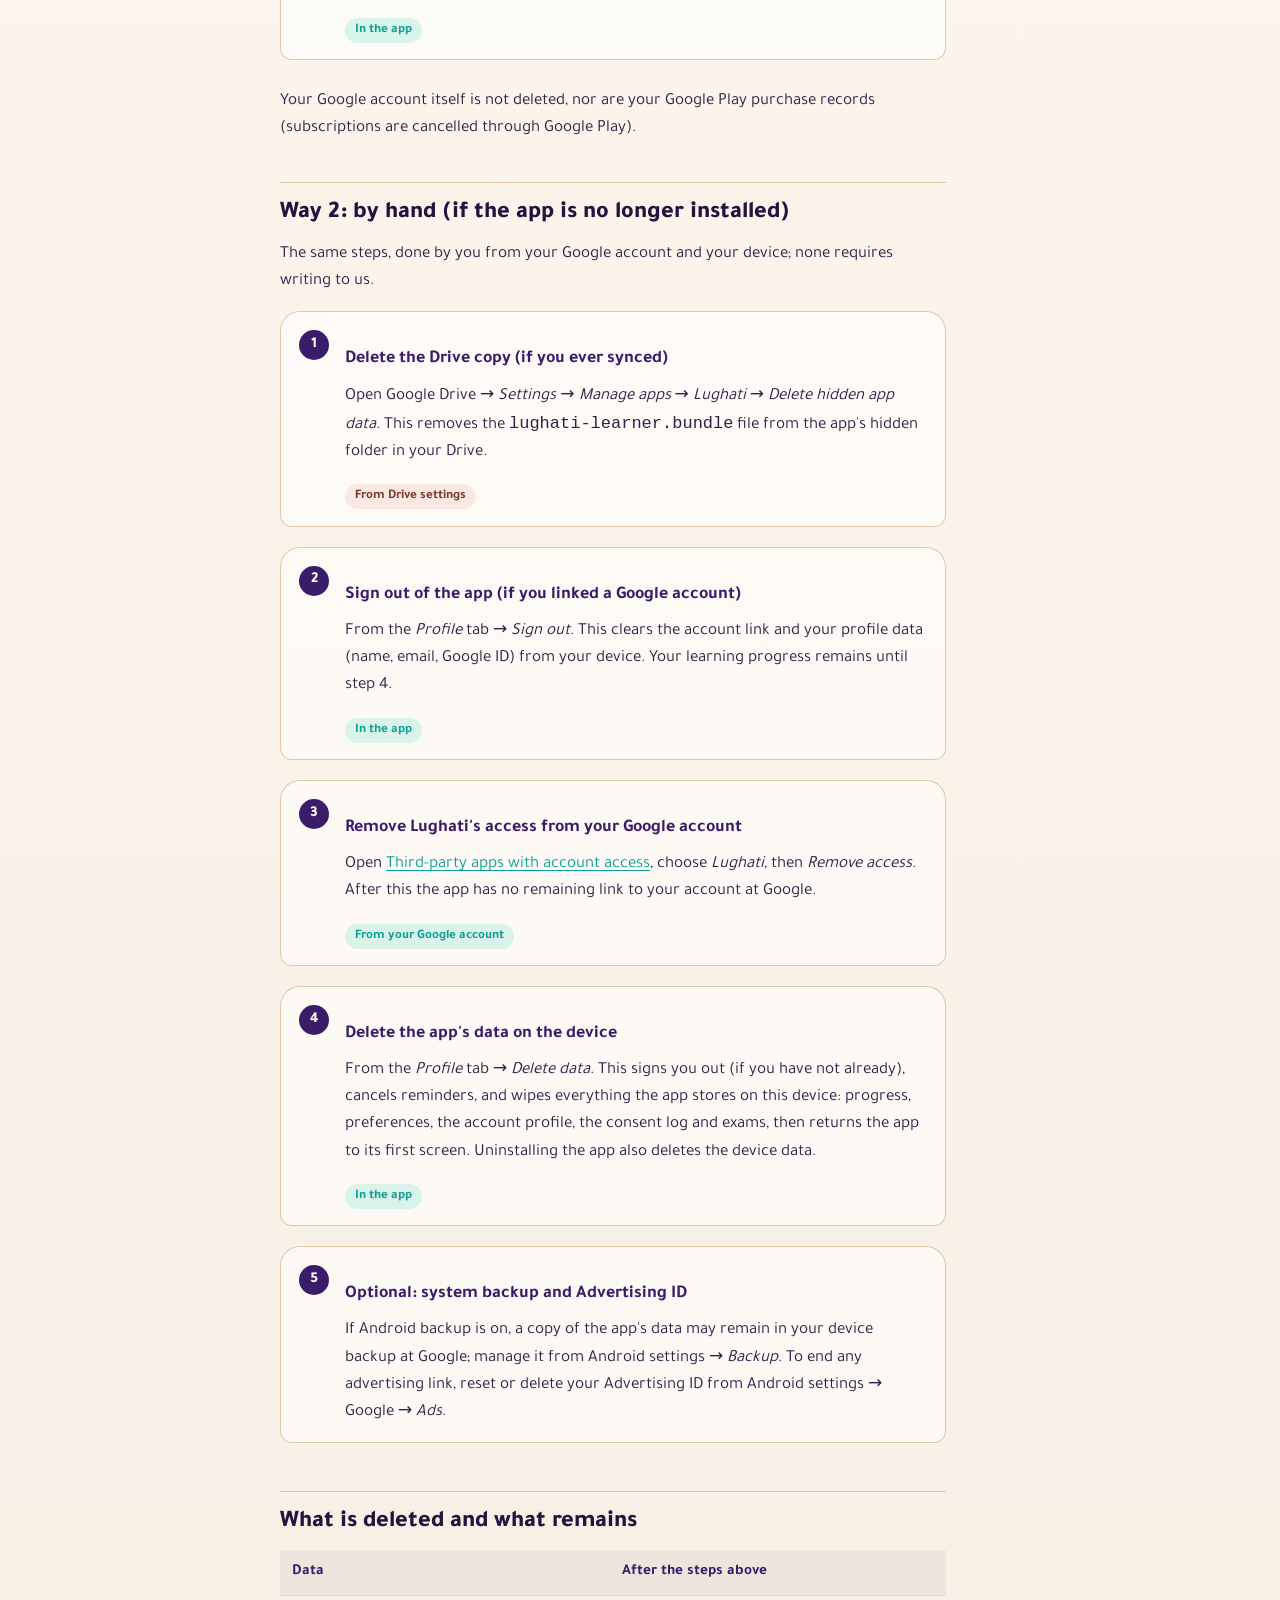
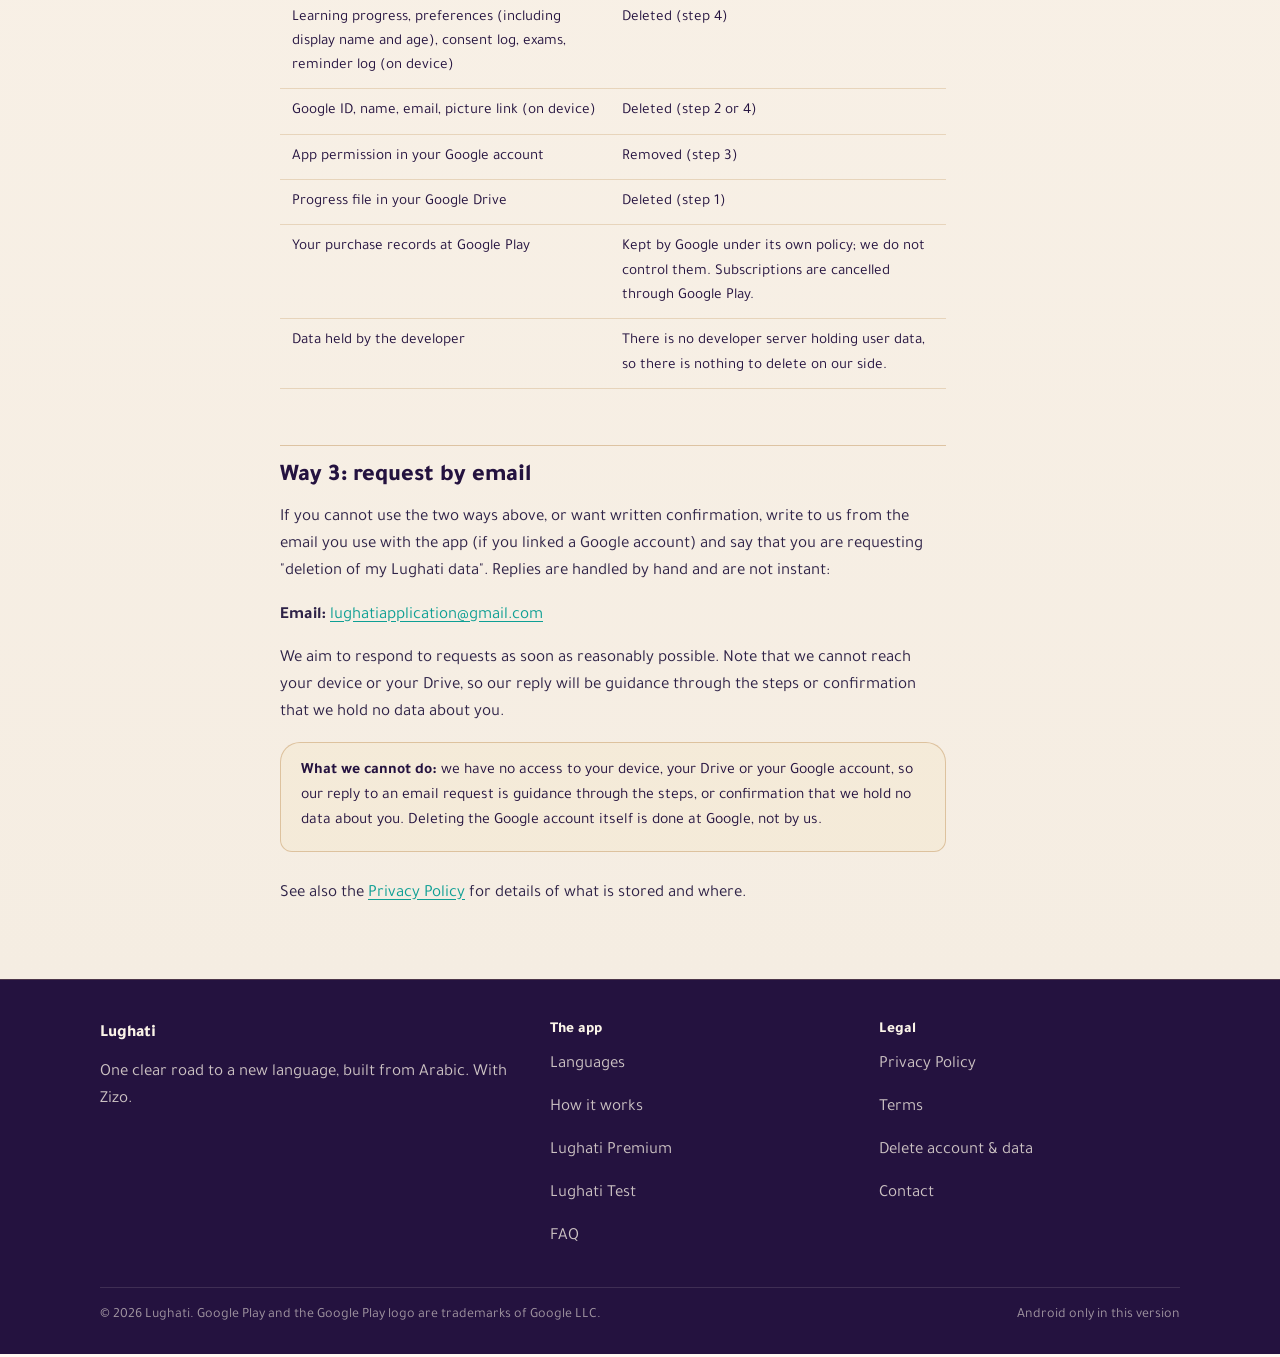
<file: delete-account.html>
<!DOCTYPE html>
<html lang="ar" dir="rtl" data-lang="ar" class="no-js">
<head>
<meta charset="utf-8">
<meta name="viewport" content="width=device-width, initial-scale=1">
<title data-ar="حذف الحساب والبيانات — لغتي" data-en="Delete account &amp; data — Lughati">حذف الحساب والبيانات — لغتي</title>
<meta name="description" data-ar="كيف تحذف بياناتك من تطبيق لغتي: على الجهاز، من حساب Google، ومن Google Drive." data-en="How to delete your Lughati data: on the device, from your Google account, and from Google Drive." content="كيف تحذف بياناتك من تطبيق لغتي: على الجهاز، من حساب Google، ومن Google Drive.">
<meta property="og:type" content="article">
<meta property="og:title" content="حذف الحساب والبيانات — لغتي · Delete account &amp; data — Lughati">
<meta property="og:description" content="How to delete your Lughati data from the device, your Google account and Google Drive.">
<meta property="og:image" content="https://lughati-web.github.io/lughati-website/assets/images/og-feature-1024x500.png">
<meta property="og:image:width" content="1024">
<meta property="og:image:height" content="500">
<meta name="twitter:card" content="summary_large_image">
<meta name="theme-color" content="#3A1C6B">
<link rel="canonical" href="https://lughati-web.github.io/lughati-website/delete-account.html">
<link rel="icon" type="image/png" sizes="32x32" href="assets/images/icon-32.png?v=3">
<link rel="icon" type="image/png" sizes="192x192" href="assets/images/icon-192.png?v=3">
<link rel="apple-touch-icon" href="assets/images/icon-180.png?v=3">
<link rel="preconnect" href="https://fonts.googleapis.com">
<link rel="preconnect" href="https://fonts.gstatic.com" crossorigin>
<link href="https://fonts.googleapis.com/css2?family=Tajawal:wght@400;500;700;800&display=swap" rel="stylesheet">
<link rel="stylesheet" href="assets/css/lughati.css">
<script src="assets/js/site-config.js"></script>
</head>
<body>
<a class="skip-link" href="#main"><span data-lang="ar">تخطَّ إلى المحتوى</span><span data-lang="en">Skip to content</span></a>

<header class="site-header">
  <div class="container nav">
    <a class="brand" href="index.html">
      <span class="brand-word">
        <span data-lang="ar">لغتي</span><span data-lang="en">Lughati</span>
        <small data-lang="ar" lang="en">Lughati</small><small data-lang="en" lang="ar">لغتي</small>
      </span>
    </a>
    <nav aria-label="Main">
      <ul class="nav-links">
        <li><a href="index.html"><span data-lang="ar">الرئيسية</span><span data-lang="en">Home</span></a></li>
        <li><a href="languages.html"><span data-lang="ar">اللغات</span><span data-lang="en">Languages</span></a></li>
        <li><a href="how-it-works.html"><span data-lang="ar">كيف يعمل</span><span data-lang="en">How it works</span></a></li>
        <li><a href="zizo.html"><span data-lang="ar">زيزو</span><span data-lang="en">Zizo</span></a></li>
        <li><a href="premium.html"><span data-lang="ar">بريميوم</span><span data-lang="en">Premium</span></a></li>
        <li><a href="test.html"><span data-lang="ar">لغتي Test</span><span data-lang="en">Lughati Test</span></a></li>
      </ul>
    </nav>
    <div class="nav-tools">
      <button type="button" class="lang-switch" data-lang-switch aria-label="Switch to English" lang="en">
        <svg viewBox="0 0 24 24" aria-hidden="true"><circle cx="12" cy="12" r="9"/><path d="M3 12h18M12 3c3 3.5 3 14.5 0 18M12 3c-3 3.5-3 14.5 0 18"/></svg>
        <span data-lang-label>English</span>
      </button>
      <button type="button" class="nav-toggle" aria-expanded="false" aria-controls="nav-drawer" aria-label="Menu">
        <svg class="icon-menu" viewBox="0 0 24 24" aria-hidden="true"><path d="M4 7h16M4 12h16M4 17h16"/></svg>
        <svg class="icon-close" viewBox="0 0 24 24" aria-hidden="true"><path d="M6 6l12 12M18 6L6 18"/></svg>
      </button>
    </div>
  </div>
  <div id="nav-drawer" class="nav-drawer container">
    <ul>
      <li><a href="index.html"><span data-lang="ar">الرئيسية</span><span data-lang="en">Home</span></a></li>
      <li><a href="languages.html"><span data-lang="ar">اللغات</span><span data-lang="en">Languages</span></a></li>
      <li><a href="how-it-works.html"><span data-lang="ar">كيف يعمل</span><span data-lang="en">How it works</span></a></li>
      <li><a href="zizo.html"><span data-lang="ar">زيزو</span><span data-lang="en">Zizo</span></a></li>
      <li><a href="premium.html"><span data-lang="ar">بريميوم</span><span data-lang="en">Premium</span></a></li>
      <li><a href="test.html"><span data-lang="ar">لغتي Test</span><span data-lang="en">Lughati Test</span></a></li>
    </ul>
  </div>
</header>

<main id="main">

<!-- ======================================================= ARABIC ======================================================= -->
<article data-lang="ar" lang="ar" dir="rtl">
  <section class="doc-hero">
    <div class="container">
      <span class="eyebrow">لغتي · Lughati</span>
      <h1>حذف الحساب والبيانات</h1>
      <div class="doc-meta">
        <span>آخر تحديث: 21 سبتمبر 2026</span>
        <span>ينطبق على تطبيق «لغتي» لنظام Android (<code dir="ltr">com.lughati.app</code>)</span>
      </div>
    </div>
  </section>

  <section class="doc section--cream">
    <div class="container container--narrow">
      <div class="doc-body">
        <div class="summary">
          <h2>ما الذي يعنيه «الحساب» في لغتي؟</h2>
          <p>لغتي لا يحتفظ ببياناتك على خادم للمطوّر ولا يطلب كلمة مرور. «حساب Lughati» داخل التطبيق هو ربط حساب Google بالتطبيق على جهازك. كل ما لديك موجود في ثلاثة أماكن على الأكثر، وكلها تحت سيطرتك:</p>
          <ul class="checks">
            <li><strong>جهازك:</strong> تقدّمك وتفضيلاتك وسجلّ موافقاتك.</li>
            <li><strong>حساب Google (إن ربطته):</strong> صلاحية تسجيل الدخول التي منحتها للتطبيق لدى Google، وبيانات ملفك (المعرّف، الاسم، البريد، رابط الصورة) المحفوظة على جهازك فقط.</li>
            <li><strong>Google Drive الخاص بك (إن استخدمت مزامنة بريميوم):</strong> ملف واحد بتقدّمك وتفضيلاتك (بما فيها اسم العرض والعمر إن أدخلتهما) في مجلد التطبيق المخفي.</li>
          </ul>
        </div>

        <h2 id="ar-inapp">الطريقة الأولى: من داخل التطبيق (موصى بها)</h2>
        <p>افتح لغتي → تبويب <em>الملف</em> → بطاقة <em>حساب Lughati</em> → <strong>«حذف حساب Lughati»</strong> → أكّد. ينفّذ التطبيق بالترتيب:</p>
        <ol class="steps-doc">
          <li><h3>حذف نسخة Google Drive</h3><p>يحذف ملف <code dir="ltr">lughati-learner.bundle</code> من مجلد التطبيق المخفي في Drive الخاص بك، بالإذن نفسه الذي تستخدمه المزامنة (قد يطلب Google تأكيده). إن لم توافق أو تعذّر الحذف، يتوقف التطبيق ولا يمسح شيئًا ويخبرك بالسبب.</p><p><span class="status-pill status-pill--ok">داخل التطبيق</span></p></li>
          <li><h3>إلغاء إذن لغتي في حساب Google</h3><p>يطلب من Google إلغاء الإذن الممنوح للتطبيق. إن لم يؤكّد Google الإلغاء، يخبرك التطبيق لتزيله بنفسك (الطريقة الثانية، الخطوة 3).</p><p><span class="status-pill status-pill--ok">داخل التطبيق</span></p></li>
          <li><h3>مسح بيانات لغتي على الجهاز</h3><p>بعد أن تقرأ النتيجة وتضغط «إغلاق ومسح الجهاز»: يُمسح التقدّم والتفضيلات وملف الحساب وسجلّ الموافقات والامتحانات والتذكيرات، ويعود التطبيق إلى شاشة البداية.</p><p><span class="status-pill status-pill--ok">داخل التطبيق</span></p></li>
        </ol>
        <p>لا يُحذف حساب Google نفسه، ولا سجلّات مشترياتك لدى Google Play (تُلغى الاشتراكات من Google Play).</p>

        <h2 id="ar-steps">الطريقة الثانية: يدويًا (إن لم يكن التطبيق مثبّتًا)</h2>
        <p>الخطوات نفسها بيدك، من حساب Google ومن الجهاز، ولا تحتاج إلى مراسلتنا.</p>
        <ol class="steps-doc">
          <li>
            <h3>احذف نسخة Drive (إن كنت قد زامنت)</h3>
            <p>افتح Google Drive → <em>الإعدادات</em> → <em>إدارة التطبيقات</em> → <em>لغتي</em> → <em>حذف بيانات التطبيق المخفية</em>. هذا يحذف ملف <code dir="ltr">lughati-learner.bundle</code> من مجلد التطبيق المخفي في Drive الخاص بك.</p>
            <p><span class="status-pill status-pill--wait">من إعدادات Drive</span></p>
          </li>
          <li>
            <h3>سجّل الخروج من التطبيق (إن كنت قد ربطت حساب Google)</h3>
            <p>من تبويب <em>الملف</em> → <em>تسجيل الخروج</em>. يمسح هذا ربط الحساب وبيانات ملفك (الاسم والبريد ومعرّف Google) من جهازك. تقدّمك التعليمي يبقى حتى تنفّذ الخطوة 4.</p>
            <p><span class="status-pill status-pill--ok">داخل التطبيق</span></p>
          </li>
          <li>
            <h3>أزل صلاحية لغتي من حساب Google</h3>
            <p>افتح <a href="https://myaccount.google.com/permissions" target="_blank" rel="noopener">الخدمات التي لها وصول إلى حسابك</a>، اختر <em>لغتي</em>، ثم <em>إزالة الوصول</em>. بهذا لا يبقى للتطبيق أي ارتباط بحسابك لدى Google.</p>
            <p><span class="status-pill status-pill--ok">من حساب Google</span></p>
          </li>
          <li>
            <h3>احذف بيانات التطبيق على الجهاز</h3>
            <p>من تبويب <em>الملف</em> → <em>حذف البيانات</em>. يسجّل خروجك (إن لم تكن قد فعلت)، ويلغي التذكيرات، ويمسح كل ما يخزّنه التطبيق على هذا الجهاز: التقدّم، التفضيلات، ملف الحساب، سجلّ الموافقات، والامتحانات، ثم يعيد التطبيق إلى شاشة البداية. إلغاء تثبيت التطبيق يحذف بيانات الجهاز أيضًا.</p>
            <p><span class="status-pill status-pill--ok">داخل التطبيق</span></p>
          </li>
          <li>
            <h3>اختياري: النسخة الاحتياطية للنظام ومعرّف الإعلانات</h3>
            <p>إن كان النسخ الاحتياطي لـ Android مفعّلًا، فقد تبقى نسخة من بيانات التطبيق في نسخة جهازك الاحتياطية لدى Google؛ يمكنك إدارتها من إعدادات Android → <em>النسخ الاحتياطي</em>. ولإنهاء أي ارتباط إعلاني، أعد ضبط معرّف الإعلانات أو احذفه من إعدادات Android → Google → <em>الإعلانات</em>.</p>
          </li>
        </ol>

        <h2 id="ar-what">ما الذي يُحذف وما الذي يبقى</h2>
        <div class="table-wrap">
        <table>
          <thead><tr><th>البيانات</th><th>بعد الخطوات أعلاه</th></tr></thead>
          <tbody>
            <tr><td>التقدّم التعليمي، التفضيلات (ومنها اسم العرض والعمر)، سجلّ الموافقات، الامتحانات، سجلّ التذكيرات (على الجهاز)</td><td>تُحذف (الخطوة 4)</td></tr>
            <tr><td>معرّف Google والاسم والبريد ورابط الصورة (على الجهاز)</td><td>تُحذف (الخطوة 2 أو 4)</td></tr>
            <tr><td>صلاحية التطبيق في حساب Google</td><td>تُزال (الخطوة 3)</td></tr>
            <tr><td>ملف التقدّم في Google Drive الخاص بك</td><td>يُحذف (الخطوة 1)</td></tr>
            <tr><td>سجلات مشترياتك لدى Google Play</td><td>تبقى لدى Google وفق سياستها؛ لا نتحكم فيها. الاشتراكات تُلغى من Google Play.</td></tr>
            <tr><td>بيانات لدى المطوّر</td><td>لا يوجد خادم للمطوّر يحتفظ ببيانات المستخدمين، فلا شيء يُحذف من جهتنا.</td></tr>
          </tbody>
        </table>
        </div>

        <h2 id="ar-request">الطريقة الثالثة: طلب عبر البريد</h2>
        <p>إن لم تستطع تنفيذ الطريقتين أعلاه، أو أردت تأكيدًا كتابيًا، راسلنا من البريد الذي تستخدمه مع التطبيق (إن كنت قد ربطت حساب Google) واذكر أنك تطلب «حذف بيانات لغتي». الرد يدوي وليس فوريًا:</p>
        <p><strong>البريد الإلكتروني:</strong> <a href="mailto:lughatiapplication@gmail.com" data-contact-email>lughatiapplication@gmail.com</a></p>
        <p>نسعى للرد على الطلبات في أقرب وقت ممكن. لاحظ أننا لا نستطيع الوصول إلى جهازك ولا إلى Drive الخاص بك، لذا سيكون ردّنا إرشادًا بالخطوات أو تأكيدًا بأنه لا توجد بيانات لديك عندنا.</p>

        <div class="note">
          <strong>ما الذي لا يمكننا فعله:</strong> لا نستطيع الوصول إلى جهازك ولا إلى Drive الخاص بك ولا إلى حساب Google؛ لذلك يكون ردّنا على طلب بالبريد إرشادًا بالخطوات، أو تأكيدًا بأنه لا توجد بيانات لديك عندنا. حذف حساب Google نفسه يتم من Google وليس منّا.
        </div>

        <p style="margin-top:28px">راجع أيضًا <a href="privacy-policy.html">سياسة الخصوصية</a> لتفاصيل ما يُحفظ وأين.</p>
      </div>
    </div>
  </section>
</article>

<!-- ======================================================= ENGLISH ======================================================= -->
<article data-lang="en" lang="en" dir="ltr">
  <section class="doc-hero">
    <div class="container">
      <span class="eyebrow">Lughati · لغتي</span>
      <h1>Delete account and data</h1>
      <div class="doc-meta">
        <span>Last updated: 21 September 2026</span>
        <span>Applies to the Lughati Android app (<code>com.lughati.app</code>)</span>
      </div>
    </div>
  </section>

  <section class="doc section--cream">
    <div class="container container--narrow">
      <div class="doc-body">
        <div class="summary">
          <h2>What "account" means in Lughati</h2>
          <p>Lughati keeps no user data on a developer server and asks for no password. The "Lughati account" inside the app is a Google account linked to the app on your device. Everything you have lives in at most three places, all under your control:</p>
          <ul class="checks">
            <li><strong>Your device:</strong> your progress, preferences and consent log.</li>
            <li><strong>Your Google account (if linked):</strong> the sign-in permission you granted the app at Google, and your profile data (ID, name, email, picture link) stored on your device only.</li>
            <li><strong>Your own Google Drive (if you used Premium sync):</strong> one file with your progress and preferences (including your display name and age if you entered them) in the app's hidden folder.</li>
          </ul>
        </div>

        <h2 id="en-inapp">Way 1: inside the app (recommended)</h2>
        <p>Open Lughati → <em>Profile</em> tab → the <em>Lughati account</em> card → <strong>"Delete Lughati account"</strong> → confirm. The app then does, in order:</p>
        <ol class="steps-doc">
          <li><h3>Delete the Google Drive copy</h3><p>Deletes the <code>lughati-learner.bundle</code> file from the hidden app folder of your Drive, with the same permission sync uses (Google may ask you to confirm it). If you decline or the deletion fails, the app stops, wipes nothing and tells you why.</p><p><span class="status-pill status-pill--ok">In the app</span></p></li>
          <li><h3>Revoke Lughati's access to your Google account</h3><p>Asks Google to revoke the permission granted to the app. If Google does not confirm, the app tells you so you can remove it yourself (Way 2, step 3).</p><p><span class="status-pill status-pill--ok">In the app</span></p></li>
          <li><h3>Wipe Lughati's data on the device</h3><p>After you read the result and tap "Close and wipe this device": progress, preferences, the account profile, the consent log, exams and reminders are wiped, and the app returns to its first screen.</p><p><span class="status-pill status-pill--ok">In the app</span></p></li>
        </ol>
        <p>Your Google account itself is not deleted, nor are your Google Play purchase records (subscriptions are cancelled through Google Play).</p>

        <h2 id="en-steps">Way 2: by hand (if the app is no longer installed)</h2>
        <p>The same steps, done by you from your Google account and your device; none requires writing to us.</p>
        <ol class="steps-doc">
          <li>
            <h3>Delete the Drive copy (if you ever synced)</h3>
            <p>Open Google Drive → <em>Settings</em> → <em>Manage apps</em> → <em>Lughati</em> → <em>Delete hidden app data</em>. This removes the <code>lughati-learner.bundle</code> file from the app's hidden folder in your Drive.</p>
            <p><span class="status-pill status-pill--wait">From Drive settings</span></p>
          </li>
          <li>
            <h3>Sign out of the app (if you linked a Google account)</h3>
            <p>From the <em>Profile</em> tab → <em>Sign out</em>. This clears the account link and your profile data (name, email, Google ID) from your device. Your learning progress remains until step 4.</p>
            <p><span class="status-pill status-pill--ok">In the app</span></p>
          </li>
          <li>
            <h3>Remove Lughati's access from your Google account</h3>
            <p>Open <a href="https://myaccount.google.com/permissions" target="_blank" rel="noopener">Third-party apps with account access</a>, choose <em>Lughati</em>, then <em>Remove access</em>. After this the app has no remaining link to your account at Google.</p>
            <p><span class="status-pill status-pill--ok">From your Google account</span></p>
          </li>
          <li>
            <h3>Delete the app's data on the device</h3>
            <p>From the <em>Profile</em> tab → <em>Delete data</em>. This signs you out (if you have not already), cancels reminders, and wipes everything the app stores on this device: progress, preferences, the account profile, the consent log and exams, then returns the app to its first screen. Uninstalling the app also deletes the device data.</p>
            <p><span class="status-pill status-pill--ok">In the app</span></p>
          </li>
          <li>
            <h3>Optional: system backup and Advertising ID</h3>
            <p>If Android backup is on, a copy of the app's data may remain in your device backup at Google; manage it from Android settings → <em>Backup</em>. To end any advertising link, reset or delete your Advertising ID from Android settings → Google → <em>Ads</em>.</p>
          </li>
        </ol>

        <h2 id="en-what">What is deleted and what remains</h2>
        <div class="table-wrap">
        <table>
          <thead><tr><th>Data</th><th>After the steps above</th></tr></thead>
          <tbody>
            <tr><td>Learning progress, preferences (including display name and age), consent log, exams, reminder log (on device)</td><td>Deleted (step 4)</td></tr>
            <tr><td>Google ID, name, email, picture link (on device)</td><td>Deleted (step 2 or 4)</td></tr>
            <tr><td>App permission in your Google account</td><td>Removed (step 3)</td></tr>
            <tr><td>Progress file in your Google Drive</td><td>Deleted (step 1)</td></tr>
            <tr><td>Your purchase records at Google Play</td><td>Kept by Google under its own policy; we do not control them. Subscriptions are cancelled through Google Play.</td></tr>
            <tr><td>Data held by the developer</td><td>There is no developer server holding user data, so there is nothing to delete on our side.</td></tr>
          </tbody>
        </table>
        </div>

        <h2 id="en-request">Way 3: request by email</h2>
        <p>If you cannot use the two ways above, or want written confirmation, write to us from the email you use with the app (if you linked a Google account) and say that you are requesting "deletion of my Lughati data". Replies are handled by hand and are not instant:</p>
        <p><strong>Email:</strong> <a href="mailto:lughatiapplication@gmail.com" data-contact-email>lughatiapplication@gmail.com</a></p>
        <p>We aim to respond to requests as soon as reasonably possible. Note that we cannot reach your device or your Drive, so our reply will be guidance through the steps or confirmation that we hold no data about you.</p>

        <div class="note">
          <strong>What we cannot do:</strong> we have no access to your device, your Drive or your Google account, so our reply to an email request is guidance through the steps, or confirmation that we hold no data about you. Deleting the Google account itself is done at Google, not by us.
        </div>

        <p style="margin-top:28px">See also the <a href="privacy-policy.html">Privacy Policy</a> for details of what is stored and where.</p>
      </div>
    </div>
  </section>
</article>
</main>

<footer class="site-footer">
  <div class="container">
    <div class="footer-grid">
      <div>
        <div class="footer-brand"><span><span data-lang="ar">لغتي</span><span data-lang="en">Lughati</span></span></div>
        <p data-lang="ar">طريق واحد واضح لتعلّم لغة جديدة من العربية. وزيزو معك.</p>
        <p data-lang="en">One clear road to a new language, built from Arabic. With Zizo.</p>
      </div>
      <div>
        <h4><span data-lang="ar">التطبيق</span><span data-lang="en">The app</span></h4>
        <ul>
          <li><a href="languages.html"><span data-lang="ar">اللغات</span><span data-lang="en">Languages</span></a></li>
          <li><a href="how-it-works.html"><span data-lang="ar">كيف يعمل</span><span data-lang="en">How it works</span></a></li>
          <li><a href="premium.html"><span data-lang="ar">لغتي بريميوم</span><span data-lang="en">Lughati Premium</span></a></li>
          <li><a href="test.html"><span data-lang="ar">لغتي Test</span><span data-lang="en">Lughati Test</span></a></li>
          <li><a href="faq.html"><span data-lang="ar">الأسئلة الشائعة</span><span data-lang="en">FAQ</span></a></li>
        </ul>
      </div>
      <div>
        <h4><span data-lang="ar">قانوني</span><span data-lang="en">Legal</span></h4>
        <ul>
          <li><a href="privacy-policy.html"><span data-lang="ar">سياسة الخصوصية</span><span data-lang="en">Privacy Policy</span></a></li>
          <li><a href="terms.html"><span data-lang="ar">الشروط</span><span data-lang="en">Terms</span></a></li>
          <li><a href="delete-account.html" aria-current="page"><span data-lang="ar">حذف الحساب والبيانات</span><span data-lang="en">Delete account &amp; data</span></a></li>
          <li><a href="contact.html"><span data-lang="ar">التواصل</span><span data-lang="en">Contact</span></a></li>
        </ul>
      </div>
    </div>
    <div class="footer-bottom">
      <span data-lang="ar">© 2026 لغتي. Google Play وشعاره علامتان تجاريتان لشركة Google LLC.</span>
      <span data-lang="en">© 2026 Lughati. Google Play and the Google Play logo are trademarks of Google LLC.</span>
      <span><span data-lang="ar">Android فقط في هذا الإصدار</span><span data-lang="en">Android only in this version</span></span>
    </div>
  </div>
</footer>

<script src="assets/js/lughati.js"></script>
</body>
</html>
</file>
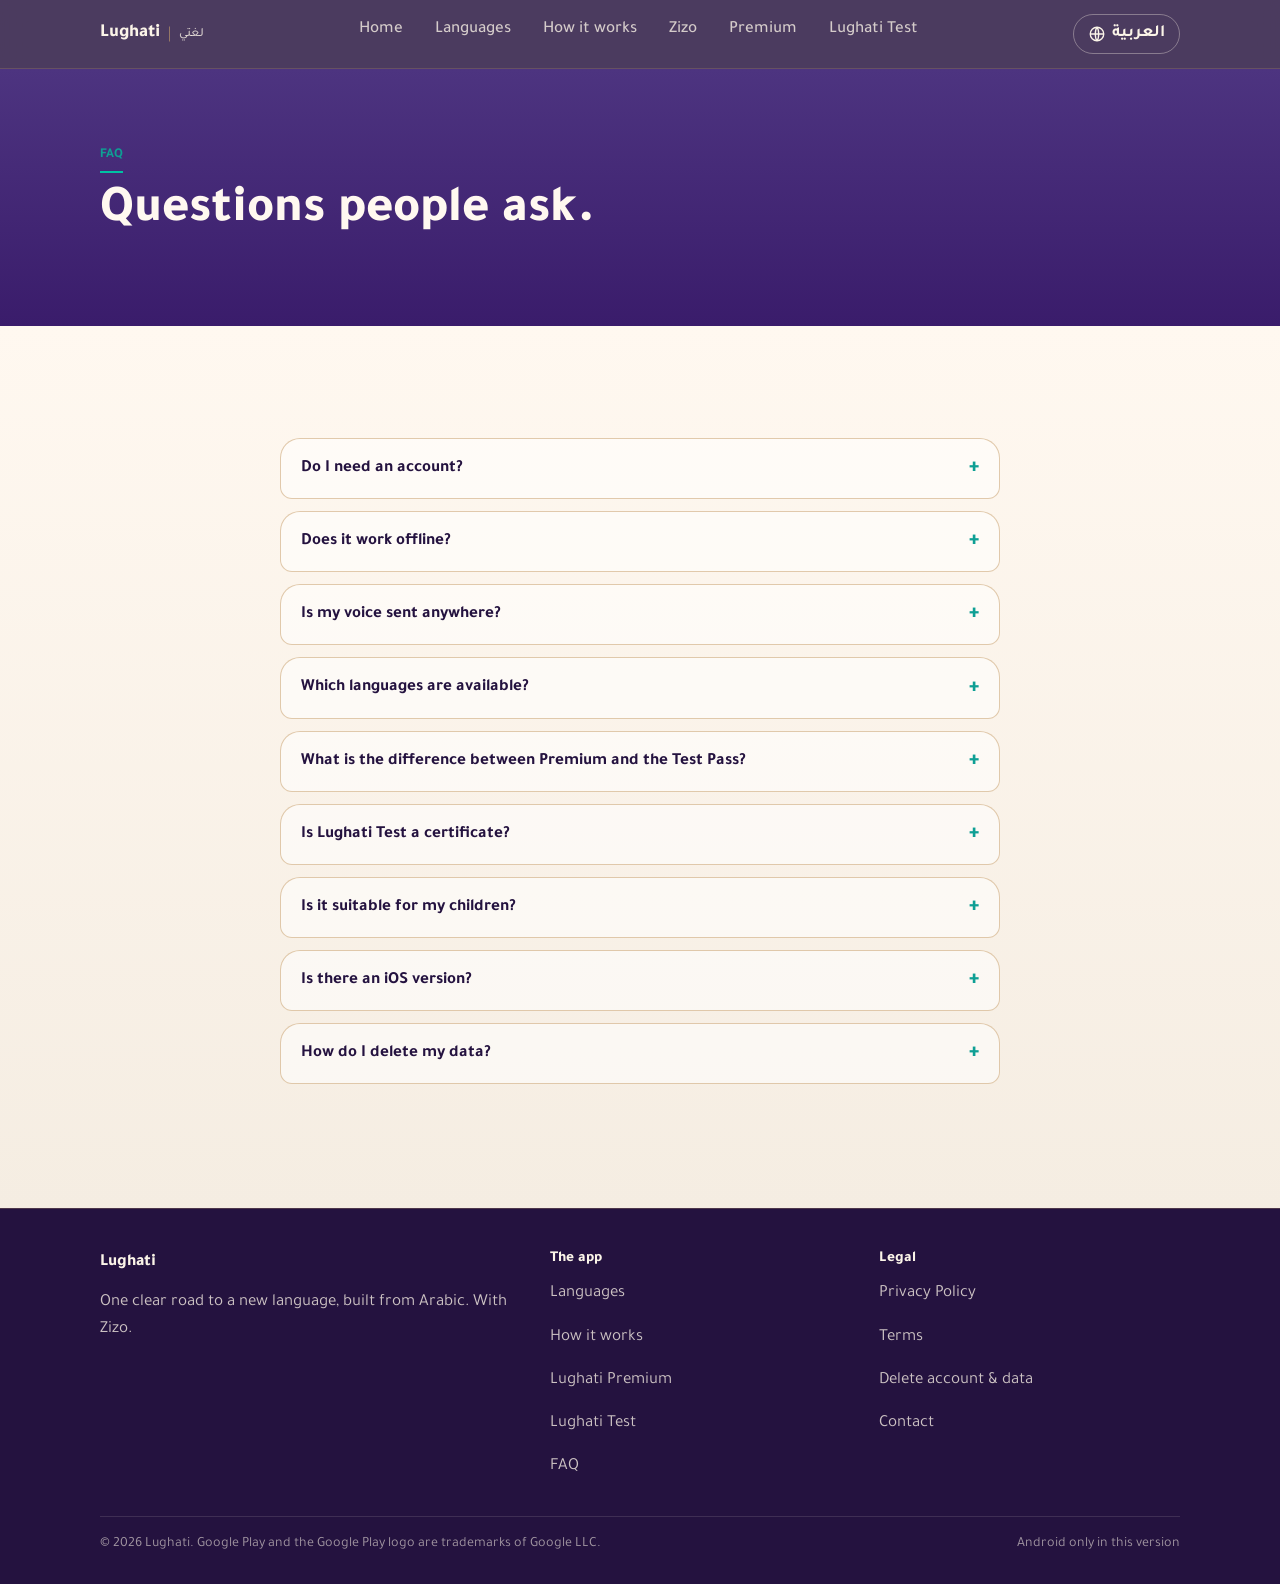
<file: faq.html>
<!DOCTYPE html>
<html lang="ar" dir="rtl" data-lang="ar" class="no-js">
<head>
<meta charset="utf-8">
<meta name="viewport" content="width=device-width, initial-scale=1">
<title data-ar="الأسئلة الشائعة — لغتي" data-en="FAQ — Lughati">الأسئلة الشائعة — لغتي</title>
<meta name="description" data-ar="إجابات عن الحساب، العمل دون اتصال، الصوت، اللغات، بريميوم وTest Pass، والأطفال." data-en="Answers about accounts, offline use, voice, languages, Premium and the Test Pass, and children." content="إجابات عن الحساب، العمل دون اتصال، الصوت، اللغات، بريميوم وTest Pass، والأطفال.">
<meta property="og:type" content="website">
<meta property="og:title" content="الأسئلة الشائعة · FAQ — Lughati">
<meta property="og:description" content="Questions people ask about Lughati.">
<meta property="og:image" content="https://lughati-web.github.io/lughati-website/assets/images/og-feature-1024x500.png">
<meta property="og:image:width" content="1024">
<meta property="og:image:height" content="500">
<meta name="twitter:card" content="summary_large_image">
<meta name="theme-color" content="#3A1C6B">
<link rel="canonical" href="https://lughati-web.github.io/lughati-website/faq.html">
<link rel="icon" type="image/png" sizes="32x32" href="assets/images/icon-32.png?v=3">
<link rel="icon" type="image/png" sizes="192x192" href="assets/images/icon-192.png?v=3">
<link rel="apple-touch-icon" href="assets/images/icon-180.png?v=3">
<link rel="preconnect" href="https://fonts.googleapis.com">
<link rel="preconnect" href="https://fonts.gstatic.com" crossorigin>
<link href="https://fonts.googleapis.com/css2?family=Tajawal:wght@400;500;700;800&display=swap" rel="stylesheet">
<link rel="stylesheet" href="assets/css/lughati.css">
<script src="assets/js/site-config.js"></script>
</head>
<body>
<a class="skip-link" href="#main"><span data-lang="ar">تخطَّ إلى المحتوى</span><span data-lang="en">Skip to content</span></a>

<header class="site-header">
  <div class="container nav">
    <a class="brand" href="index.html">
      <span class="brand-word">
        <span data-lang="ar">لغتي</span><span data-lang="en">Lughati</span>
        <small data-lang="ar" lang="en">Lughati</small><small data-lang="en" lang="ar">لغتي</small>
      </span>
    </a>
    <nav aria-label="Main">
      <ul class="nav-links">
        <li><a href="index.html"><span data-lang="ar">الرئيسية</span><span data-lang="en">Home</span></a></li>
        <li><a href="languages.html"><span data-lang="ar">اللغات</span><span data-lang="en">Languages</span></a></li>
        <li><a href="how-it-works.html"><span data-lang="ar">كيف يعمل</span><span data-lang="en">How it works</span></a></li>
        <li><a href="zizo.html"><span data-lang="ar">زيزو</span><span data-lang="en">Zizo</span></a></li>
        <li><a href="premium.html"><span data-lang="ar">بريميوم</span><span data-lang="en">Premium</span></a></li>
        <li><a href="test.html"><span data-lang="ar">لغتي Test</span><span data-lang="en">Lughati Test</span></a></li>
      </ul>
    </nav>
    <div class="nav-tools">
      <button type="button" class="lang-switch" data-lang-switch aria-label="Switch to English" lang="en">
        <svg viewBox="0 0 24 24" aria-hidden="true"><circle cx="12" cy="12" r="9"/><path d="M3 12h18M12 3c3 3.5 3 14.5 0 18M12 3c-3 3.5-3 14.5 0 18"/></svg>
        <span data-lang-label>English</span>
      </button>
      <button type="button" class="nav-toggle" aria-expanded="false" aria-controls="nav-drawer" aria-label="Menu">
        <svg class="icon-menu" viewBox="0 0 24 24" aria-hidden="true"><path d="M4 7h16M4 12h16M4 17h16"/></svg>
        <svg class="icon-close" viewBox="0 0 24 24" aria-hidden="true"><path d="M6 6l12 12M18 6L6 18"/></svg>
      </button>
    </div>
  </div>
  <div id="nav-drawer" class="nav-drawer container">
    <ul>
      <li><a href="index.html"><span data-lang="ar">الرئيسية</span><span data-lang="en">Home</span></a></li>
      <li><a href="languages.html"><span data-lang="ar">اللغات</span><span data-lang="en">Languages</span></a></li>
      <li><a href="how-it-works.html"><span data-lang="ar">كيف يعمل</span><span data-lang="en">How it works</span></a></li>
      <li><a href="zizo.html"><span data-lang="ar">زيزو</span><span data-lang="en">Zizo</span></a></li>
      <li><a href="premium.html"><span data-lang="ar">بريميوم</span><span data-lang="en">Premium</span></a></li>
      <li><a href="test.html"><span data-lang="ar">لغتي Test</span><span data-lang="en">Lughati Test</span></a></li>
    </ul>
  </div>
</header>

<main id="main">

<section class="doc-hero">
  <div class="container">
    <span class="eyebrow"><span data-lang="ar">الأسئلة الشائعة</span><span data-lang="en">FAQ</span></span>
    <h1><span data-lang="ar">أسئلة تُطرح كثيرًا.</span><span data-lang="en">Questions people ask.</span></h1>
  </div>
</section>

<section class="section section--cream faq">
  <div class="container container--narrow">
    <details class="reveal"><summary><span data-lang="ar">هل أحتاج إلى حساب؟</span><span data-lang="en">Do I need an account?</span></summary><div><span data-lang="ar">لا. يمكنك استخدام لغتي بالكامل دون حساب. تسجيل الدخول بحساب Google اختياري، ويُستخدم لربط تقدّمك بحسابك ولمزامنة بريميوم.</span><span data-lang="en">No. You can use all of Lughati without an account. Signing in with Google is optional; it links your progress to your account and enables Premium sync.</span></div></details>
    <details class="reveal"><summary><span data-lang="ar">هل يعمل دون إنترنت؟</span><span data-lang="en">Does it work offline?</span></summary><div><span data-lang="ar">نعم، الدروس والصوتيات تعمل دون اتصال. يحتاج التطبيق إلى اتصال مرة واحدة فقط لتنزيل نموذج التعرّف على الكلام عند أول تمرين تحدّث.</span><span data-lang="en">Yes, lessons and audio work offline. A connection is needed once, to download the speech-recognition model the first time you use a speaking exercise.</span></div></details>
    <details class="reveal"><summary><span data-lang="ar">هل يُرسل صوتي إلى أي مكان؟</span><span data-lang="en">Is my voice sent anywhere?</span></summary><div><span data-lang="ar">لا. التعرّف على الكلام يعمل على جهازك، ولا يُحفظ التسجيل ولا يُرسل. التفاصيل في <a href="privacy-policy.html">سياسة الخصوصية</a>.</span><span data-lang="en">No. Speech recognition runs on your device; the recording is neither stored nor sent. Details in the <a href="privacy-policy.html">Privacy Policy</a>.</span></div></details>
    <details class="reveal"><summary><span data-lang="ar">ما اللغات المتاحة؟</span><span data-lang="en">Which languages are available?</span></summary><div><span data-lang="ar">من العربية: الإنجليزية، الألمانية، الإسبانية، الإيطالية، التركية، الصينية، اليابانية، الكورية. ومن الإنجليزية: العربية والألمانية. راجع صفحة <a href="languages.html">اللغات</a>.</span><span data-lang="en">From Arabic: English, German, Spanish, Italian, Turkish, Chinese, Japanese and Korean. From English: Arabic and German. See the <a href="languages.html">Languages</a> page.</span></div></details>
    <details class="reveal"><summary><span data-lang="ar">ما الفرق بين بريميوم وTest Pass؟</span><span data-lang="en">What is the difference between Premium and the Test Pass?</span></summary><div><span data-lang="ar">بريميوم اشتراك للتعلّم بلا حدّ يومي مع ورقة نهاية المستوى وتخطّي ما تتقنه ومزامنة Drive. Test Pass شراء منفصل يتيح لغتي Test فقط. لا يشمل أحدهما الآخر.</span><span data-lang="en">Premium is a subscription for learning without a daily limit, with the end-of-level paper, testing out and Drive sync. The Test Pass is a separate purchase that enables Lughati Test only. Neither includes the other.</span></div></details>
    <details class="reveal"><summary><span data-lang="ar">هل لغتي Test شهادة؟</span><span data-lang="en">Is Lughati Test a certificate?</span></summary><div><span data-lang="ar">لا. لغتي Test تقييم داخلي من لغتي لمستواك؛ ليس امتحانًا رسميًا ولا شهادة معتمدة.</span><span data-lang="en">No. Lughati Test is Lughati's own internal assessment of your level; it is not an official exam and not an accredited certificate.</span></div></details>
    <details class="reveal"><summary><span data-lang="ar">هل يناسب أبنائي؟</span><span data-lang="en">Is it suitable for my children?</span></summary><div><span data-lang="ar">لغتي تطبيق تعلّم للبالغين والناشئة من 13 سنة فما فوق. الحساب اختياري، ولا توجد محادثة مع مستخدمين آخرين. راجع <a href="privacy-policy.html">سياسة الخصوصية</a> قبل أن يستخدمه ابنك.</span><span data-lang="en">Lughati is a learning app for adults and teens aged 13 and over. The account is optional and there is no chat with other users. Read the <a href="privacy-policy.html">Privacy Policy</a> before your child uses it.</span></div></details>
    <details class="reveal"><summary><span data-lang="ar">هل يوجد إصدار لـ iOS؟</span><span data-lang="en">Is there an iOS version?</span></summary><div><span data-lang="ar">حاليًا لغتي متاح لنظام Android فقط.</span><span data-lang="en">Lughati is currently available for Android only.</span></div></details>
    <details class="reveal"><summary><span data-lang="ar">كيف أحذف بياناتي؟</span><span data-lang="en">How do I delete my data?</span></summary><div><span data-lang="ar">من داخل التطبيق: تبويب الملف → بطاقة الحساب → «حذف حساب Lughati» يحذف نسخة Google Drive ويلغي إذن لغتي ثم يمسح بيانات الجهاز. وبلا حساب، «حذف البيانات» يمسح الجهاز. الطرق اليدوية والبديلة في صفحة <a href="delete-account.html">حذف الحساب والبيانات</a>.</span><span data-lang="en">In the app: Profile tab → account card → "Delete Lughati account" deletes the Google Drive copy, revokes Lughati's access and then wipes the device. Without an account, "Delete data" wipes the device. The manual and alternative ways are on the <a href="delete-account.html">Delete account and data</a> page.</span></div></details>
  </div>
</section>
</main>

<footer class="site-footer">
  <div class="container">
    <div class="footer-grid">
      <div>
        <div class="footer-brand"><span><span data-lang="ar">لغتي</span><span data-lang="en">Lughati</span></span></div>
        <p data-lang="ar">طريق واحد واضح لتعلّم لغة جديدة من العربية. وزيزو معك.</p>
        <p data-lang="en">One clear road to a new language, built from Arabic. With Zizo.</p>
      </div>
      <div>
        <h4><span data-lang="ar">التطبيق</span><span data-lang="en">The app</span></h4>
        <ul>
          <li><a href="languages.html"><span data-lang="ar">اللغات</span><span data-lang="en">Languages</span></a></li>
          <li><a href="how-it-works.html"><span data-lang="ar">كيف يعمل</span><span data-lang="en">How it works</span></a></li>
          <li><a href="premium.html"><span data-lang="ar">لغتي بريميوم</span><span data-lang="en">Lughati Premium</span></a></li>
          <li><a href="test.html"><span data-lang="ar">لغتي Test</span><span data-lang="en">Lughati Test</span></a></li>
          <li><a href="faq.html" aria-current="page"><span data-lang="ar">الأسئلة الشائعة</span><span data-lang="en">FAQ</span></a></li>
        </ul>
      </div>
      <div>
        <h4><span data-lang="ar">قانوني</span><span data-lang="en">Legal</span></h4>
        <ul>
          <li><a href="privacy-policy.html"><span data-lang="ar">سياسة الخصوصية</span><span data-lang="en">Privacy Policy</span></a></li>
          <li><a href="terms.html"><span data-lang="ar">الشروط</span><span data-lang="en">Terms</span></a></li>
          <li><a href="delete-account.html"><span data-lang="ar">حذف الحساب والبيانات</span><span data-lang="en">Delete account &amp; data</span></a></li>
          <li><a href="contact.html"><span data-lang="ar">التواصل</span><span data-lang="en">Contact</span></a></li>
        </ul>
      </div>
    </div>
    <div class="footer-bottom">
      <span data-lang="ar">© 2026 لغتي. Google Play وشعاره علامتان تجاريتان لشركة Google LLC.</span>
      <span data-lang="en">© 2026 Lughati. Google Play and the Google Play logo are trademarks of Google LLC.</span>
      <span><span data-lang="ar">Android فقط في هذا الإصدار</span><span data-lang="en">Android only in this version</span></span>
    </div>
  </div>
</footer>

<script src="assets/js/lughati.js"></script>
</body>
</html>
</file>
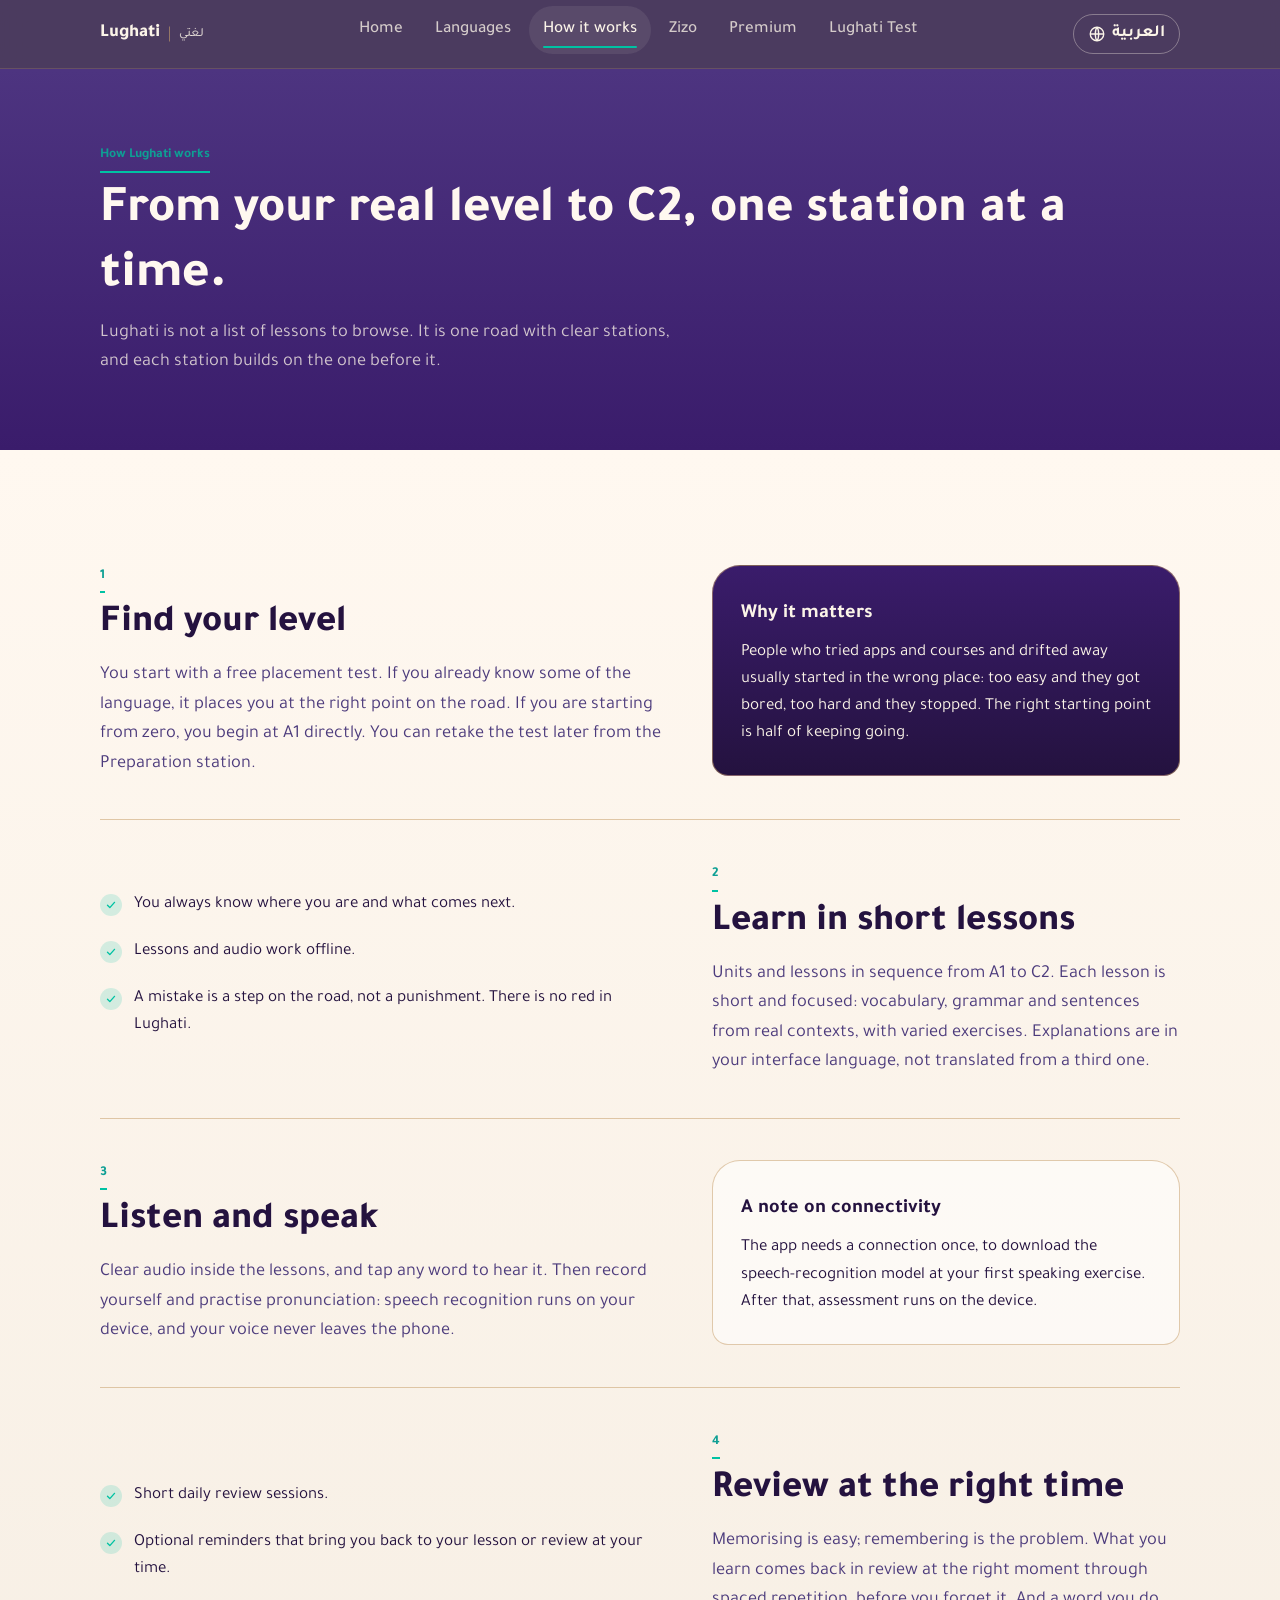
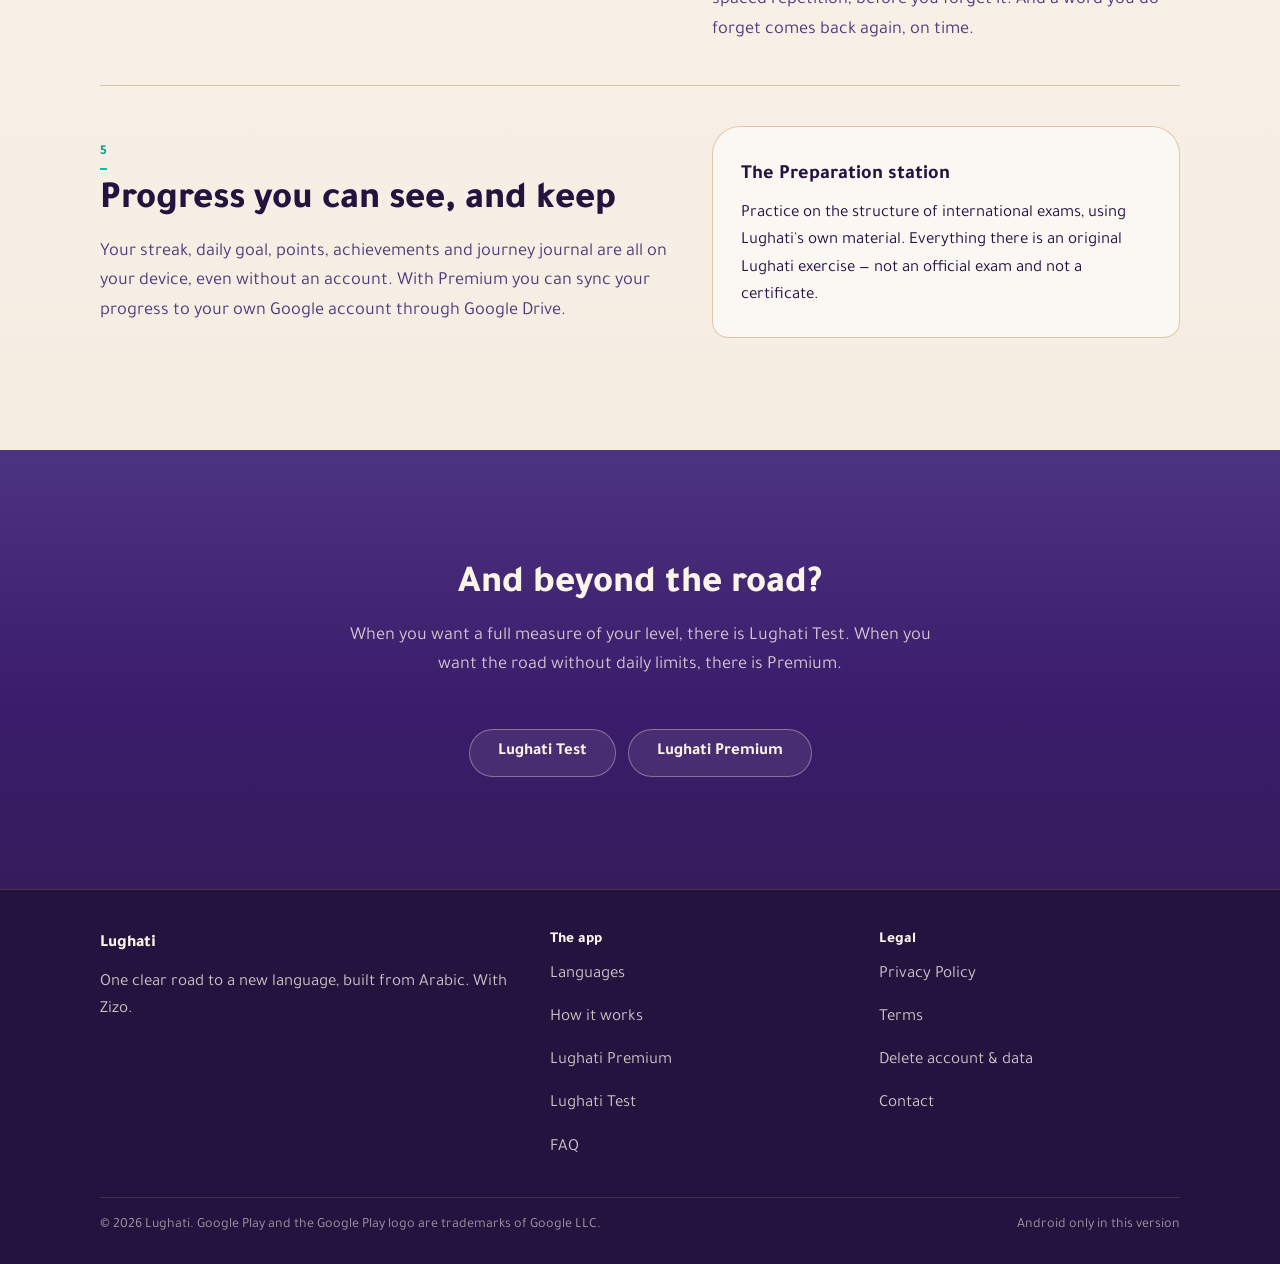
<file: how-it-works.html>
<!DOCTYPE html>
<html lang="ar" dir="rtl" data-lang="ar" class="no-js">
<head>
<meta charset="utf-8">
<meta name="viewport" content="width=device-width, initial-scale=1">
<title data-ar="كيف يعمل لغتي" data-en="How Lughati works">كيف يعمل لغتي</title>
<meta name="description" data-ar="تحديد المستوى، دروس قصيرة، استماع وتحدّث على الجهاز، مراجعة بالتكرار المتباعد، وتقدّم محفوظ." data-en="Placement, short lessons, on-device listening and speaking, spaced-repetition review, and progress that stays." content="تحديد المستوى، دروس قصيرة، استماع وتحدّث على الجهاز، مراجعة بالتكرار المتباعد، وتقدّم محفوظ.">
<meta property="og:type" content="website">
<meta property="og:title" content="كيف يعمل لغتي · How Lughati works">
<meta property="og:description" content="Five stations on the road from your real level to C2.">
<meta property="og:image" content="https://lughati-web.github.io/lughati-website/assets/images/og-feature-1024x500.png">
<meta property="og:image:width" content="1024">
<meta property="og:image:height" content="500">
<meta name="twitter:card" content="summary_large_image">
<meta name="theme-color" content="#3A1C6B">
<link rel="canonical" href="https://lughati-web.github.io/lughati-website/how-it-works.html">
<link rel="icon" type="image/png" sizes="32x32" href="assets/images/icon-32.png?v=3">
<link rel="icon" type="image/png" sizes="192x192" href="assets/images/icon-192.png?v=3">
<link rel="apple-touch-icon" href="assets/images/icon-180.png?v=3">
<link rel="preconnect" href="https://fonts.googleapis.com">
<link rel="preconnect" href="https://fonts.gstatic.com" crossorigin>
<link href="https://fonts.googleapis.com/css2?family=Tajawal:wght@400;500;700;800&display=swap" rel="stylesheet">
<link rel="stylesheet" href="assets/css/lughati.css">
<script src="assets/js/site-config.js"></script>
</head>
<body>
<a class="skip-link" href="#main"><span data-lang="ar">تخطَّ إلى المحتوى</span><span data-lang="en">Skip to content</span></a>

<header class="site-header">
  <div class="container nav">
    <a class="brand" href="index.html">
      <span class="brand-word">
        <span data-lang="ar">لغتي</span><span data-lang="en">Lughati</span>
        <small data-lang="ar" lang="en">Lughati</small><small data-lang="en" lang="ar">لغتي</small>
      </span>
    </a>
    <nav aria-label="Main">
      <ul class="nav-links">
        <li><a href="index.html"><span data-lang="ar">الرئيسية</span><span data-lang="en">Home</span></a></li>
        <li><a href="languages.html"><span data-lang="ar">اللغات</span><span data-lang="en">Languages</span></a></li>
        <li><a href="how-it-works.html" aria-current="page"><span data-lang="ar">كيف يعمل</span><span data-lang="en">How it works</span></a></li>
        <li><a href="zizo.html"><span data-lang="ar">زيزو</span><span data-lang="en">Zizo</span></a></li>
        <li><a href="premium.html"><span data-lang="ar">بريميوم</span><span data-lang="en">Premium</span></a></li>
        <li><a href="test.html"><span data-lang="ar">لغتي Test</span><span data-lang="en">Lughati Test</span></a></li>
      </ul>
    </nav>
    <div class="nav-tools">
      <button type="button" class="lang-switch" data-lang-switch aria-label="Switch to English" lang="en">
        <svg viewBox="0 0 24 24" aria-hidden="true"><circle cx="12" cy="12" r="9"/><path d="M3 12h18M12 3c3 3.5 3 14.5 0 18M12 3c-3 3.5-3 14.5 0 18"/></svg>
        <span data-lang-label>English</span>
      </button>
      <button type="button" class="nav-toggle" aria-expanded="false" aria-controls="nav-drawer" aria-label="Menu">
        <svg class="icon-menu" viewBox="0 0 24 24" aria-hidden="true"><path d="M4 7h16M4 12h16M4 17h16"/></svg>
        <svg class="icon-close" viewBox="0 0 24 24" aria-hidden="true"><path d="M6 6l12 12M18 6L6 18"/></svg>
      </button>
    </div>
  </div>
  <div id="nav-drawer" class="nav-drawer container">
    <ul>
      <li><a href="index.html"><span data-lang="ar">الرئيسية</span><span data-lang="en">Home</span></a></li>
      <li><a href="languages.html"><span data-lang="ar">اللغات</span><span data-lang="en">Languages</span></a></li>
      <li><a href="how-it-works.html" aria-current="page"><span data-lang="ar">كيف يعمل</span><span data-lang="en">How it works</span></a></li>
      <li><a href="zizo.html"><span data-lang="ar">زيزو</span><span data-lang="en">Zizo</span></a></li>
      <li><a href="premium.html"><span data-lang="ar">بريميوم</span><span data-lang="en">Premium</span></a></li>
      <li><a href="test.html"><span data-lang="ar">لغتي Test</span><span data-lang="en">Lughati Test</span></a></li>
    </ul>
  </div>
</header>

<main id="main">

<section class="doc-hero">
  <div class="container">
    <span class="eyebrow"><span data-lang="ar">كيف يعمل لغتي</span><span data-lang="en">How Lughati works</span></span>
    <h1><span data-lang="ar">من مستواك الحقيقي إلى C2، محطةً بعد محطة.</span><span data-lang="en">From your real level to C2, one station at a time.</span></h1>
    <p class="lede"><span data-lang="ar">لغتي ليس قائمة دروس تتصفّحها. إنه طريق واحد بمحطات واضحة، وكل محطة تبني على التي قبلها.</span><span data-lang="en">Lughati is not a list of lessons to browse. It is one road with clear stations, and each station builds on the one before it.</span></p>
  </div>
</section>

<section class="section section--cream" aria-label="Stations">
  <div class="container">
    <div class="split reveal">
      <div>
        <span class="eyebrow">1</span>
        <h2><span data-lang="ar">حدّد مستواك</span><span data-lang="en">Find your level</span></h2>
        <p class="lede"><span data-lang="ar">تبدأ باختبار تحديد مستوى مجاني. إن كنت تعرف شيئًا من اللغة، يضعك الاختبار في الموضع المناسب على الطريق. وإن كنت تبدأ من الصفر، تبدأ من A1 مباشرة. يمكنك إعادة الاختبار لاحقًا من محطّة التحضير.</span><span data-lang="en">You start with a free placement test. If you already know some of the language, it places you at the right point on the road. If you are starting from zero, you begin at A1 directly. You can retake the test later from the Preparation station.</span></p>
      </div>
      <div class="panel panel--feature">
        <h3><span data-lang="ar">لماذا يهمّ هذا؟</span><span data-lang="en">Why it matters</span></h3>
        <p><span data-lang="ar">من جرّب تطبيقات ودورات ثم تشتّت، غالبًا لأنه بدأ من المكان الخطأ: أسهل مما يعرف فيملّ، أو أصعب فيتوقف. الموضع الصحيح هو نصف الاستمرار.</span><span data-lang="en">People who tried apps and courses and drifted away usually started in the wrong place: too easy and they got bored, too hard and they stopped. The right starting point is half of keeping going.</span></p>
      </div>
    </div>
    <hr>
    <div class="split split--reverse reveal">
      <div>
        <span class="eyebrow">2</span>
        <h2><span data-lang="ar">تعلّم بدروس قصيرة</span><span data-lang="en">Learn in short lessons</span></h2>
        <p class="lede"><span data-lang="ar">وحدات ودروس متسلسلة من A1 إلى C2. كل درس قصير ومركّز: مفردات وقواعد وجمل من سياقات حقيقية، مع تمارين متنوّعة. الشرح بلغة واجهتك، لا مترجمًا من لغة ثالثة.</span><span data-lang="en">Units and lessons in sequence from A1 to C2. Each lesson is short and focused: vocabulary, grammar and sentences from real contexts, with varied exercises. Explanations are in your interface language, not translated from a third one.</span></p>
      </div>
      <ul class="checks">
        <li><span data-lang="ar">تعرف دائمًا أين أنت وما الخطوة التالية.</span><span data-lang="en">You always know where you are and what comes next.</span></li>
        <li><span data-lang="ar">الدروس والصوت يعملان دون اتصال.</span><span data-lang="en">Lessons and audio work offline.</span></li>
        <li><span data-lang="ar">الخطأ خطوة على الطريق، لا عقوبة. لا أحمر في لغتي.</span><span data-lang="en">A mistake is a step on the road, not a punishment. There is no red in Lughati.</span></li>
      </ul>
    </div>
    <hr>
    <div class="split reveal">
      <div>
        <span class="eyebrow">3</span>
        <h2><span data-lang="ar">استمع وتحدّث</span><span data-lang="en">Listen and speak</span></h2>
        <p class="lede"><span data-lang="ar">تسجيلات صوتية واضحة داخل الدروس، واضغط على أي كلمة لتسمع نطقها. ثم سجّل صوتك وتدرّب على النطق: التعرّف على الكلام يعمل على جهازك، وصوتك لا يغادر الهاتف.</span><span data-lang="en">Clear audio inside the lessons, and tap any word to hear it. Then record yourself and practise pronunciation: speech recognition runs on your device, and your voice never leaves the phone.</span></p>
      </div>
      <div class="panel">
        <h3><span data-lang="ar">ملاحظة عن الاتصال</span><span data-lang="en">A note on connectivity</span></h3>
        <p><span data-lang="ar">يحتاج التطبيق إلى اتصال مرة واحدة فقط لتنزيل نموذج التعرّف على الكلام عند أول تمرين تحدّث. بعدها يعمل التقييم على الجهاز.</span><span data-lang="en">The app needs a connection once, to download the speech-recognition model at your first speaking exercise. After that, assessment runs on the device.</span></p>
      </div>
    </div>
    <hr>
    <div class="split split--reverse reveal">
      <div>
        <span class="eyebrow">4</span>
        <h2><span data-lang="ar">راجع في وقتها</span><span data-lang="en">Review at the right time</span></h2>
        <p class="lede"><span data-lang="ar">الحفظ سهل؛ التذكّر هو المشكلة. ما تتعلّمه يعود إليك في المراجعة في الوقت المناسب عبر التكرار المتباعد، قبل أن تنساه. والكلمة التي تنساها، تعود إليك مرة أخرى في وقتها.</span><span data-lang="en">Memorising is easy; remembering is the problem. What you learn comes back in review at the right moment through spaced repetition, before you forget it. And a word you do forget comes back again, on time.</span></p>
      </div>
      <ul class="checks">
        <li><span data-lang="ar">جلسات مراجعة يومية قصيرة.</span><span data-lang="en">Short daily review sessions.</span></li>
        <li><span data-lang="ar">تذكيرات اختيارية تعود بك إلى درسك أو مراجعتك في وقتك.</span><span data-lang="en">Optional reminders that bring you back to your lesson or review at your time.</span></li>
      </ul>
    </div>
    <hr>
    <div class="split reveal">
      <div>
        <span class="eyebrow">5</span>
        <h2><span data-lang="ar">تقدّمك مرئي ومحفوظ</span><span data-lang="en">Progress you can see, and keep</span></h2>
        <p class="lede"><span data-lang="ar">سلسلة أيامك، هدفك اليومي، نقاطك وإنجازاتك، ودفتر رحلتك، كلّها على جهازك، حتى دون حساب. ومع بريميوم يمكنك مزامنة تقدّمك إلى حساب Google الخاص بك عبر Google Drive.</span><span data-lang="en">Your streak, daily goal, points, achievements and journey journal are all on your device, even without an account. With Premium you can sync your progress to your own Google account through Google Drive.</span></p>
      </div>
      <div class="panel">
        <h3><span data-lang="ar">محطّة التحضير</span><span data-lang="en">The Preparation station</span></h3>
        <p><span data-lang="ar">تدريب على بنية الامتحانات الدولية من محتوى لغتي نفسه. كل ما فيها تمرين أصلي من لغتي، لا امتحان رسمي ولا شهادة معتمدة.</span><span data-lang="en">Practice on the structure of international exams, using Lughati's own material. Everything there is an original Lughati exercise — not an official exam and not a certificate.</span></p>
      </div>
    </div>
  </div>
</section>

<section class="section section--night" aria-labelledby="how-next">
  <div class="container">
    <div class="section-head center reveal">
      <h2 id="how-next"><span data-lang="ar">وبعد الطريق؟</span><span data-lang="en">And beyond the road?</span></h2>
      <p class="lede"><span data-lang="ar">حين تريد قياس مستواك كاملًا، هناك لغتي Test. وحين تريد الطريق بلا حدود يومية، هناك بريميوم.</span><span data-lang="en">When you want a full measure of your level, there is Lughati Test. When you want the road without daily limits, there is Premium.</span></p>
    </div>
    <div class="cta-row reveal" style="justify-content:center">
      <a class="btn btn--secondary" href="test.html"><span data-lang="ar">لغتي Test</span><span data-lang="en">Lughati Test</span></a>
      <a class="btn btn--secondary" href="premium.html"><span data-lang="ar">لغتي بريميوم</span><span data-lang="en">Lughati Premium</span></a>
    </div>
  </div>
</section>
</main>

<footer class="site-footer">
  <div class="container">
    <div class="footer-grid">
      <div>
        <div class="footer-brand"><span><span data-lang="ar">لغتي</span><span data-lang="en">Lughati</span></span></div>
        <p data-lang="ar">طريق واحد واضح لتعلّم لغة جديدة من العربية. وزيزو معك.</p>
        <p data-lang="en">One clear road to a new language, built from Arabic. With Zizo.</p>
      </div>
      <div>
        <h4><span data-lang="ar">التطبيق</span><span data-lang="en">The app</span></h4>
        <ul>
          <li><a href="languages.html"><span data-lang="ar">اللغات</span><span data-lang="en">Languages</span></a></li>
          <li><a href="how-it-works.html" aria-current="page"><span data-lang="ar">كيف يعمل</span><span data-lang="en">How it works</span></a></li>
          <li><a href="premium.html"><span data-lang="ar">لغتي بريميوم</span><span data-lang="en">Lughati Premium</span></a></li>
          <li><a href="test.html"><span data-lang="ar">لغتي Test</span><span data-lang="en">Lughati Test</span></a></li>
          <li><a href="faq.html"><span data-lang="ar">الأسئلة الشائعة</span><span data-lang="en">FAQ</span></a></li>
        </ul>
      </div>
      <div>
        <h4><span data-lang="ar">قانوني</span><span data-lang="en">Legal</span></h4>
        <ul>
          <li><a href="privacy-policy.html"><span data-lang="ar">سياسة الخصوصية</span><span data-lang="en">Privacy Policy</span></a></li>
          <li><a href="terms.html"><span data-lang="ar">الشروط</span><span data-lang="en">Terms</span></a></li>
          <li><a href="delete-account.html"><span data-lang="ar">حذف الحساب والبيانات</span><span data-lang="en">Delete account &amp; data</span></a></li>
          <li><a href="contact.html"><span data-lang="ar">التواصل</span><span data-lang="en">Contact</span></a></li>
        </ul>
      </div>
    </div>
    <div class="footer-bottom">
      <span data-lang="ar">© 2026 لغتي. Google Play وشعاره علامتان تجاريتان لشركة Google LLC.</span>
      <span data-lang="en">© 2026 Lughati. Google Play and the Google Play logo are trademarks of Google LLC.</span>
      <span><span data-lang="ar">Android فقط في هذا الإصدار</span><span data-lang="en">Android only in this version</span></span>
    </div>
  </div>
</footer>

<script src="assets/js/lughati.js"></script>
</body>
</html>
</file>
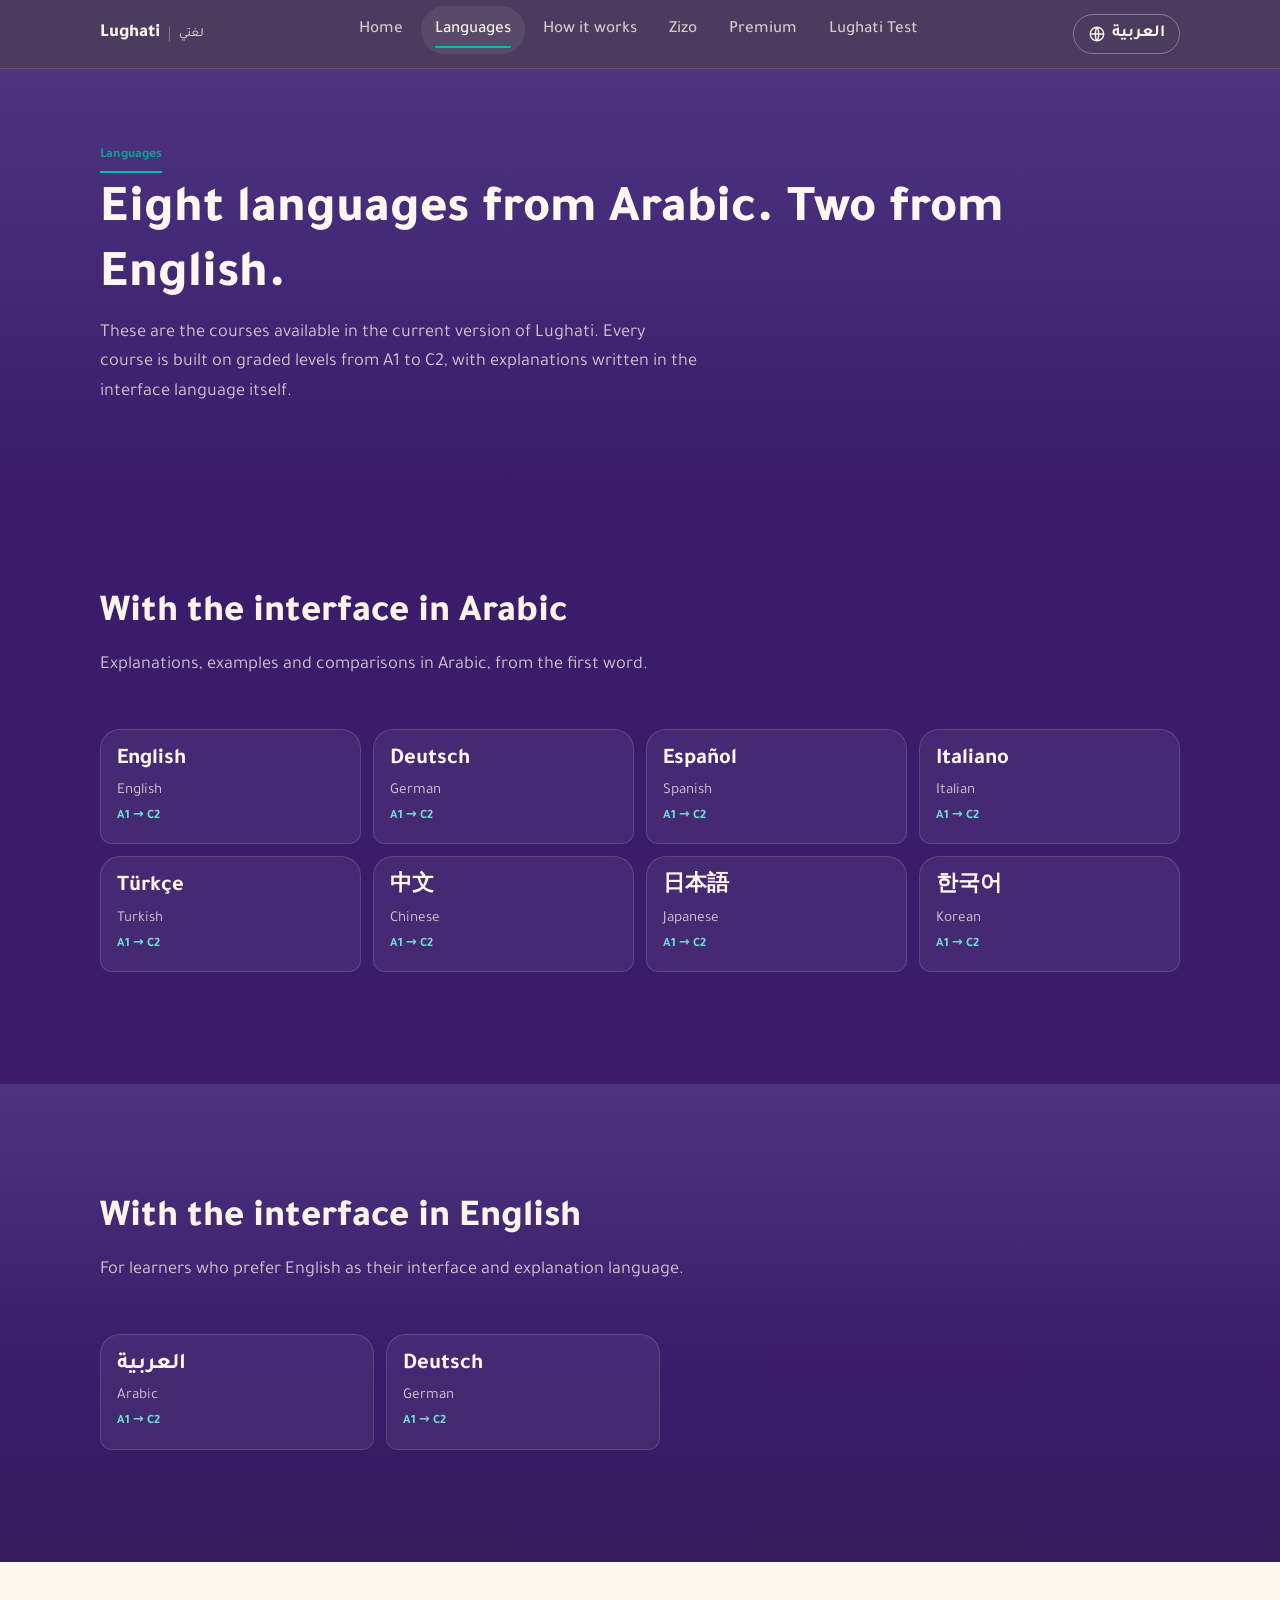
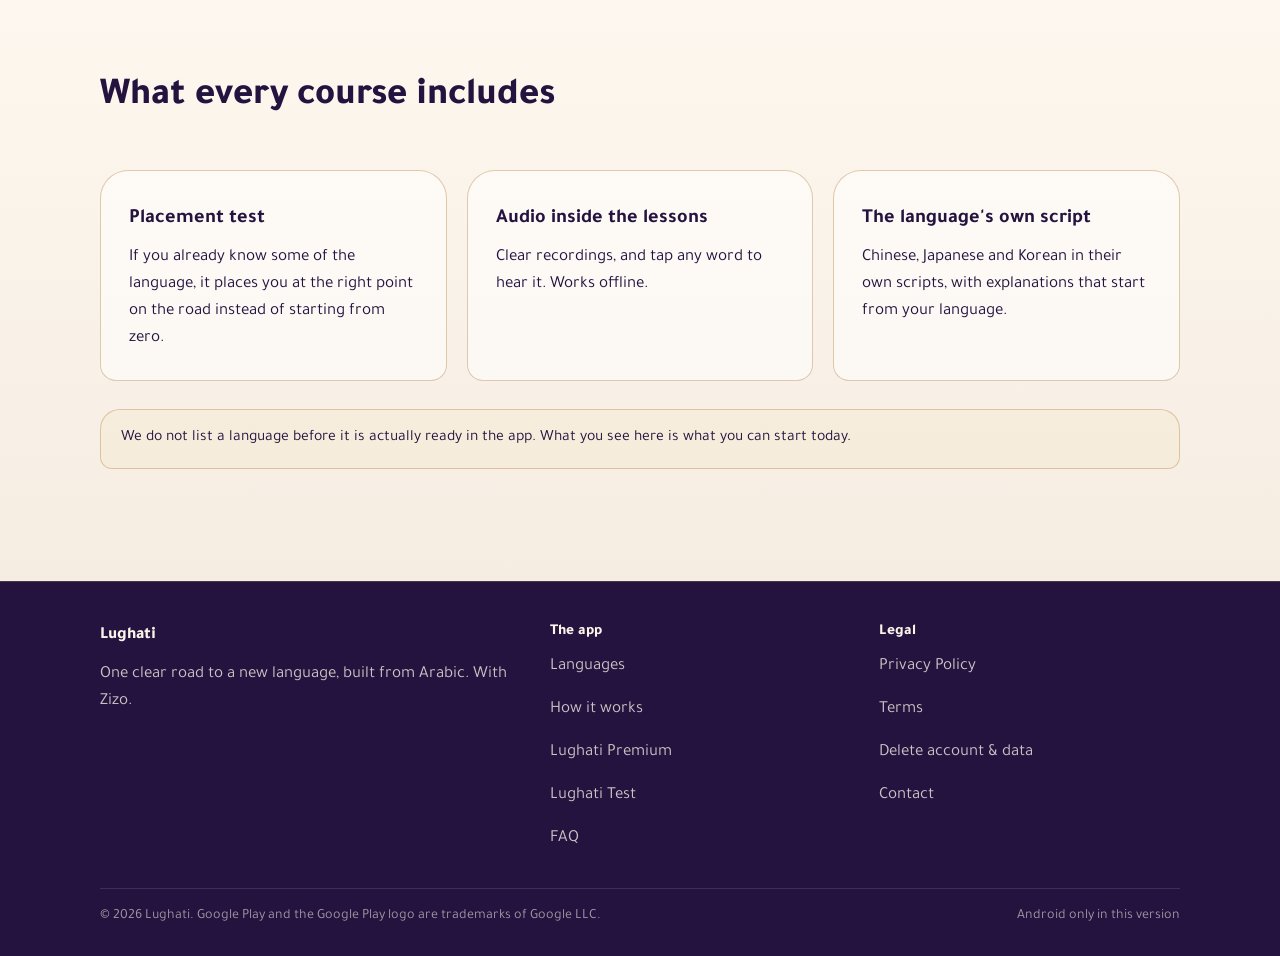
<file: languages.html>
<!DOCTYPE html>
<html lang="ar" dir="rtl" data-lang="ar" class="no-js">
<head>
<meta charset="utf-8">
<meta name="viewport" content="width=device-width, initial-scale=1">
<title data-ar="اللغات — لغتي" data-en="Languages — Lughati">اللغات — لغتي</title>
<meta name="description" data-ar="اللغات المتاحة في لغتي: ثماني لغات من العربية، ولغتان من الإنجليزية، من A1 إلى C2." data-en="Languages available in Lughati: eight from Arabic and two from English, A1 to C2." content="اللغات المتاحة في لغتي: ثماني لغات من العربية، ولغتان من الإنجليزية، من A1 إلى C2.">
<meta property="og:type" content="website">
<meta property="og:title" content="اللغات — لغتي · Languages — Lughati">
<meta property="og:description" content="Eight languages from Arabic, two from English, A1 to C2.">
<meta property="og:image" content="https://lughati-web.github.io/lughati-website/assets/images/og-feature-1024x500.png">
<meta property="og:image:width" content="1024">
<meta property="og:image:height" content="500">
<meta name="twitter:card" content="summary_large_image">
<meta name="theme-color" content="#3A1C6B">
<link rel="canonical" href="https://lughati-web.github.io/lughati-website/languages.html">
<link rel="icon" type="image/png" sizes="32x32" href="assets/images/icon-32.png?v=3">
<link rel="icon" type="image/png" sizes="192x192" href="assets/images/icon-192.png?v=3">
<link rel="apple-touch-icon" href="assets/images/icon-180.png?v=3">
<link rel="preconnect" href="https://fonts.googleapis.com">
<link rel="preconnect" href="https://fonts.gstatic.com" crossorigin>
<link href="https://fonts.googleapis.com/css2?family=Tajawal:wght@400;500;700;800&display=swap" rel="stylesheet">
<link rel="stylesheet" href="assets/css/lughati.css">
<script src="assets/js/site-config.js"></script>
</head>
<body>
<a class="skip-link" href="#main"><span data-lang="ar">تخطَّ إلى المحتوى</span><span data-lang="en">Skip to content</span></a>

<header class="site-header">
  <div class="container nav">
    <a class="brand" href="index.html">
      <span class="brand-word">
        <span data-lang="ar">لغتي</span><span data-lang="en">Lughati</span>
        <small data-lang="ar" lang="en">Lughati</small><small data-lang="en" lang="ar">لغتي</small>
      </span>
    </a>
    <nav aria-label="Main">
      <ul class="nav-links">
        <li><a href="index.html"><span data-lang="ar">الرئيسية</span><span data-lang="en">Home</span></a></li>
        <li><a href="languages.html" aria-current="page"><span data-lang="ar">اللغات</span><span data-lang="en">Languages</span></a></li>
        <li><a href="how-it-works.html"><span data-lang="ar">كيف يعمل</span><span data-lang="en">How it works</span></a></li>
        <li><a href="zizo.html"><span data-lang="ar">زيزو</span><span data-lang="en">Zizo</span></a></li>
        <li><a href="premium.html"><span data-lang="ar">بريميوم</span><span data-lang="en">Premium</span></a></li>
        <li><a href="test.html"><span data-lang="ar">لغتي Test</span><span data-lang="en">Lughati Test</span></a></li>
      </ul>
    </nav>
    <div class="nav-tools">
      <button type="button" class="lang-switch" data-lang-switch aria-label="Switch to English" lang="en">
        <svg viewBox="0 0 24 24" aria-hidden="true"><circle cx="12" cy="12" r="9"/><path d="M3 12h18M12 3c3 3.5 3 14.5 0 18M12 3c-3 3.5-3 14.5 0 18"/></svg>
        <span data-lang-label>English</span>
      </button>
      <button type="button" class="nav-toggle" aria-expanded="false" aria-controls="nav-drawer" aria-label="Menu">
        <svg class="icon-menu" viewBox="0 0 24 24" aria-hidden="true"><path d="M4 7h16M4 12h16M4 17h16"/></svg>
        <svg class="icon-close" viewBox="0 0 24 24" aria-hidden="true"><path d="M6 6l12 12M18 6L6 18"/></svg>
      </button>
    </div>
  </div>
  <div id="nav-drawer" class="nav-drawer container">
    <ul>
      <li><a href="index.html"><span data-lang="ar">الرئيسية</span><span data-lang="en">Home</span></a></li>
      <li><a href="languages.html" aria-current="page"><span data-lang="ar">اللغات</span><span data-lang="en">Languages</span></a></li>
      <li><a href="how-it-works.html"><span data-lang="ar">كيف يعمل</span><span data-lang="en">How it works</span></a></li>
      <li><a href="zizo.html"><span data-lang="ar">زيزو</span><span data-lang="en">Zizo</span></a></li>
      <li><a href="premium.html"><span data-lang="ar">بريميوم</span><span data-lang="en">Premium</span></a></li>
      <li><a href="test.html"><span data-lang="ar">لغتي Test</span><span data-lang="en">Lughati Test</span></a></li>
    </ul>
  </div>
</header>

<main id="main">

<section class="doc-hero">
  <div class="container">
    <span class="eyebrow"><span data-lang="ar">اللغات</span><span data-lang="en">Languages</span></span>
    <h1><span data-lang="ar">ثماني لغات من العربية. ولغتان من الإنجليزية.</span><span data-lang="en">Eight languages from Arabic. Two from English.</span></h1>
    <p class="lede"><span data-lang="ar">هذه هي المسارات المتاحة في الإصدار الحالي من لغتي. كل مسار مبني على مستويات متدرّجة من A1 إلى C2، بشرح مكتوب من لغة الواجهة نفسها.</span><span data-lang="en">These are the courses available in the current version of Lughati. Every course is built on graded levels from A1 to C2, with explanations written in the interface language itself.</span></p>
  </div>
</section>

<section class="section section--royal" aria-labelledby="from-ar">
  <div class="container">
    <div class="section-head reveal">
      <h2 id="from-ar"><span data-lang="ar">بواجهة عربية</span><span data-lang="en">With the interface in Arabic</span></h2>
      <p class="lede"><span data-lang="ar">الشرح والأمثلة والمقارنات بالعربية، من أول كلمة.</span><span data-lang="en">Explanations, examples and comparisons in Arabic, from the first word.</span></p>
    </div>
    <div class="lang-grid reveal">
      <div class="lang-chip"><span class="native" lang="en">English</span><span class="name"><span data-lang="ar">الإنجليزية</span><span data-lang="en">English</span></span><span class="level">A1 → C2</span></div>
      <div class="lang-chip"><span class="native" lang="de">Deutsch</span><span class="name"><span data-lang="ar">الألمانية</span><span data-lang="en">German</span></span><span class="level">A1 → C2</span></div>
      <div class="lang-chip"><span class="native" lang="es">Español</span><span class="name"><span data-lang="ar">الإسبانية</span><span data-lang="en">Spanish</span></span><span class="level">A1 → C2</span></div>
      <div class="lang-chip"><span class="native" lang="it">Italiano</span><span class="name"><span data-lang="ar">الإيطالية</span><span data-lang="en">Italian</span></span><span class="level">A1 → C2</span></div>
      <div class="lang-chip"><span class="native" lang="tr">Türkçe</span><span class="name"><span data-lang="ar">التركية</span><span data-lang="en">Turkish</span></span><span class="level">A1 → C2</span></div>
      <div class="lang-chip"><span class="native" lang="zh">中文</span><span class="name"><span data-lang="ar">الصينية</span><span data-lang="en">Chinese</span></span><span class="level">A1 → C2</span></div>
      <div class="lang-chip"><span class="native" lang="ja">日本語</span><span class="name"><span data-lang="ar">اليابانية</span><span data-lang="en">Japanese</span></span><span class="level">A1 → C2</span></div>
      <div class="lang-chip"><span class="native" lang="ko">한국어</span><span class="name"><span data-lang="ar">الكورية</span><span data-lang="en">Korean</span></span><span class="level">A1 → C2</span></div>
    </div>
  </div>
</section>

<section class="section section--night" aria-labelledby="from-en">
  <div class="container">
    <div class="section-head reveal">
      <h2 id="from-en"><span data-lang="ar">بواجهة إنجليزية</span><span data-lang="en">With the interface in English</span></h2>
      <p class="lede"><span data-lang="ar">لمن يفضّل الإنجليزية واجهةً وشرحًا.</span><span data-lang="en">For learners who prefer English as their interface and explanation language.</span></p>
    </div>
    <div class="lang-grid reveal" style="grid-template-columns:repeat(2,1fr);max-width:560px">
      <div class="lang-chip"><span class="native" lang="ar">العربية</span><span class="name"><span data-lang="ar">العربية</span><span data-lang="en">Arabic</span></span><span class="level">A1 → C2</span></div>
      <div class="lang-chip"><span class="native" lang="de">Deutsch</span><span class="name"><span data-lang="ar">الألمانية</span><span data-lang="en">German</span></span><span class="level">A1 → C2</span></div>
    </div>
  </div>
</section>

<section class="section section--cream" aria-labelledby="lang-common">
  <div class="container">
    <div class="section-head reveal">
      <h2 id="lang-common"><span data-lang="ar">ما تجده في كل مسار</span><span data-lang="en">What every course includes</span></h2>
    </div>
    <div class="grid grid--3">
      <div class="panel reveal"><h3><span data-lang="ar">اختبار تحديد المستوى</span><span data-lang="en">Placement test</span></h3><p><span data-lang="ar">إن كنت تعرف شيئًا من اللغة، يضعك في الموضع المناسب على الطريق بدل البدء من الصفر.</span><span data-lang="en">If you already know some of the language, it places you at the right point on the road instead of starting from zero.</span></p></div>
      <div class="panel reveal"><h3><span data-lang="ar">صوت داخل الدروس</span><span data-lang="en">Audio inside the lessons</span></h3><p><span data-lang="ar">تسجيلات واضحة، واضغط على أي كلمة لتسمع نطقها. يعمل دون اتصال.</span><span data-lang="en">Clear recordings, and tap any word to hear it. Works offline.</span></p></div>
      <div class="panel reveal"><h3><span data-lang="ar">الخط الأصلي للغة</span><span data-lang="en">The language's own script</span></h3><p><span data-lang="ar">الصينية واليابانية والكورية بخطوطها الأصلية، مع شرح يبدأ من لغتك.</span><span data-lang="en">Chinese, Japanese and Korean in their own scripts, with explanations that start from your language.</span></p></div>
    </div>
    <p class="note reveal" style="margin-top:28px"><span data-lang="ar">لا نعرض لغة قبل أن تكون جاهزة فعلًا داخل التطبيق. ما تراه هنا هو ما يمكنك البدء به اليوم.</span><span data-lang="en">We do not list a language before it is actually ready in the app. What you see here is what you can start today.</span></p>
  </div>
</section>
</main>

<footer class="site-footer">
  <div class="container">
    <div class="footer-grid">
      <div>
        <div class="footer-brand"><span><span data-lang="ar">لغتي</span><span data-lang="en">Lughati</span></span></div>
        <p data-lang="ar">طريق واحد واضح لتعلّم لغة جديدة من العربية. وزيزو معك.</p>
        <p data-lang="en">One clear road to a new language, built from Arabic. With Zizo.</p>
      </div>
      <div>
        <h4><span data-lang="ar">التطبيق</span><span data-lang="en">The app</span></h4>
        <ul>
          <li><a href="languages.html" aria-current="page"><span data-lang="ar">اللغات</span><span data-lang="en">Languages</span></a></li>
          <li><a href="how-it-works.html"><span data-lang="ar">كيف يعمل</span><span data-lang="en">How it works</span></a></li>
          <li><a href="premium.html"><span data-lang="ar">لغتي بريميوم</span><span data-lang="en">Lughati Premium</span></a></li>
          <li><a href="test.html"><span data-lang="ar">لغتي Test</span><span data-lang="en">Lughati Test</span></a></li>
          <li><a href="faq.html"><span data-lang="ar">الأسئلة الشائعة</span><span data-lang="en">FAQ</span></a></li>
        </ul>
      </div>
      <div>
        <h4><span data-lang="ar">قانوني</span><span data-lang="en">Legal</span></h4>
        <ul>
          <li><a href="privacy-policy.html"><span data-lang="ar">سياسة الخصوصية</span><span data-lang="en">Privacy Policy</span></a></li>
          <li><a href="terms.html"><span data-lang="ar">الشروط</span><span data-lang="en">Terms</span></a></li>
          <li><a href="delete-account.html"><span data-lang="ar">حذف الحساب والبيانات</span><span data-lang="en">Delete account &amp; data</span></a></li>
          <li><a href="contact.html"><span data-lang="ar">التواصل</span><span data-lang="en">Contact</span></a></li>
        </ul>
      </div>
    </div>
    <div class="footer-bottom">
      <span data-lang="ar">© 2026 لغتي. Google Play وشعاره علامتان تجاريتان لشركة Google LLC.</span>
      <span data-lang="en">© 2026 Lughati. Google Play and the Google Play logo are trademarks of Google LLC.</span>
      <span><span data-lang="ar">Android فقط في هذا الإصدار</span><span data-lang="en">Android only in this version</span></span>
    </div>
  </div>
</footer>

<script src="assets/js/lughati.js"></script>
</body>
</html>
</file>
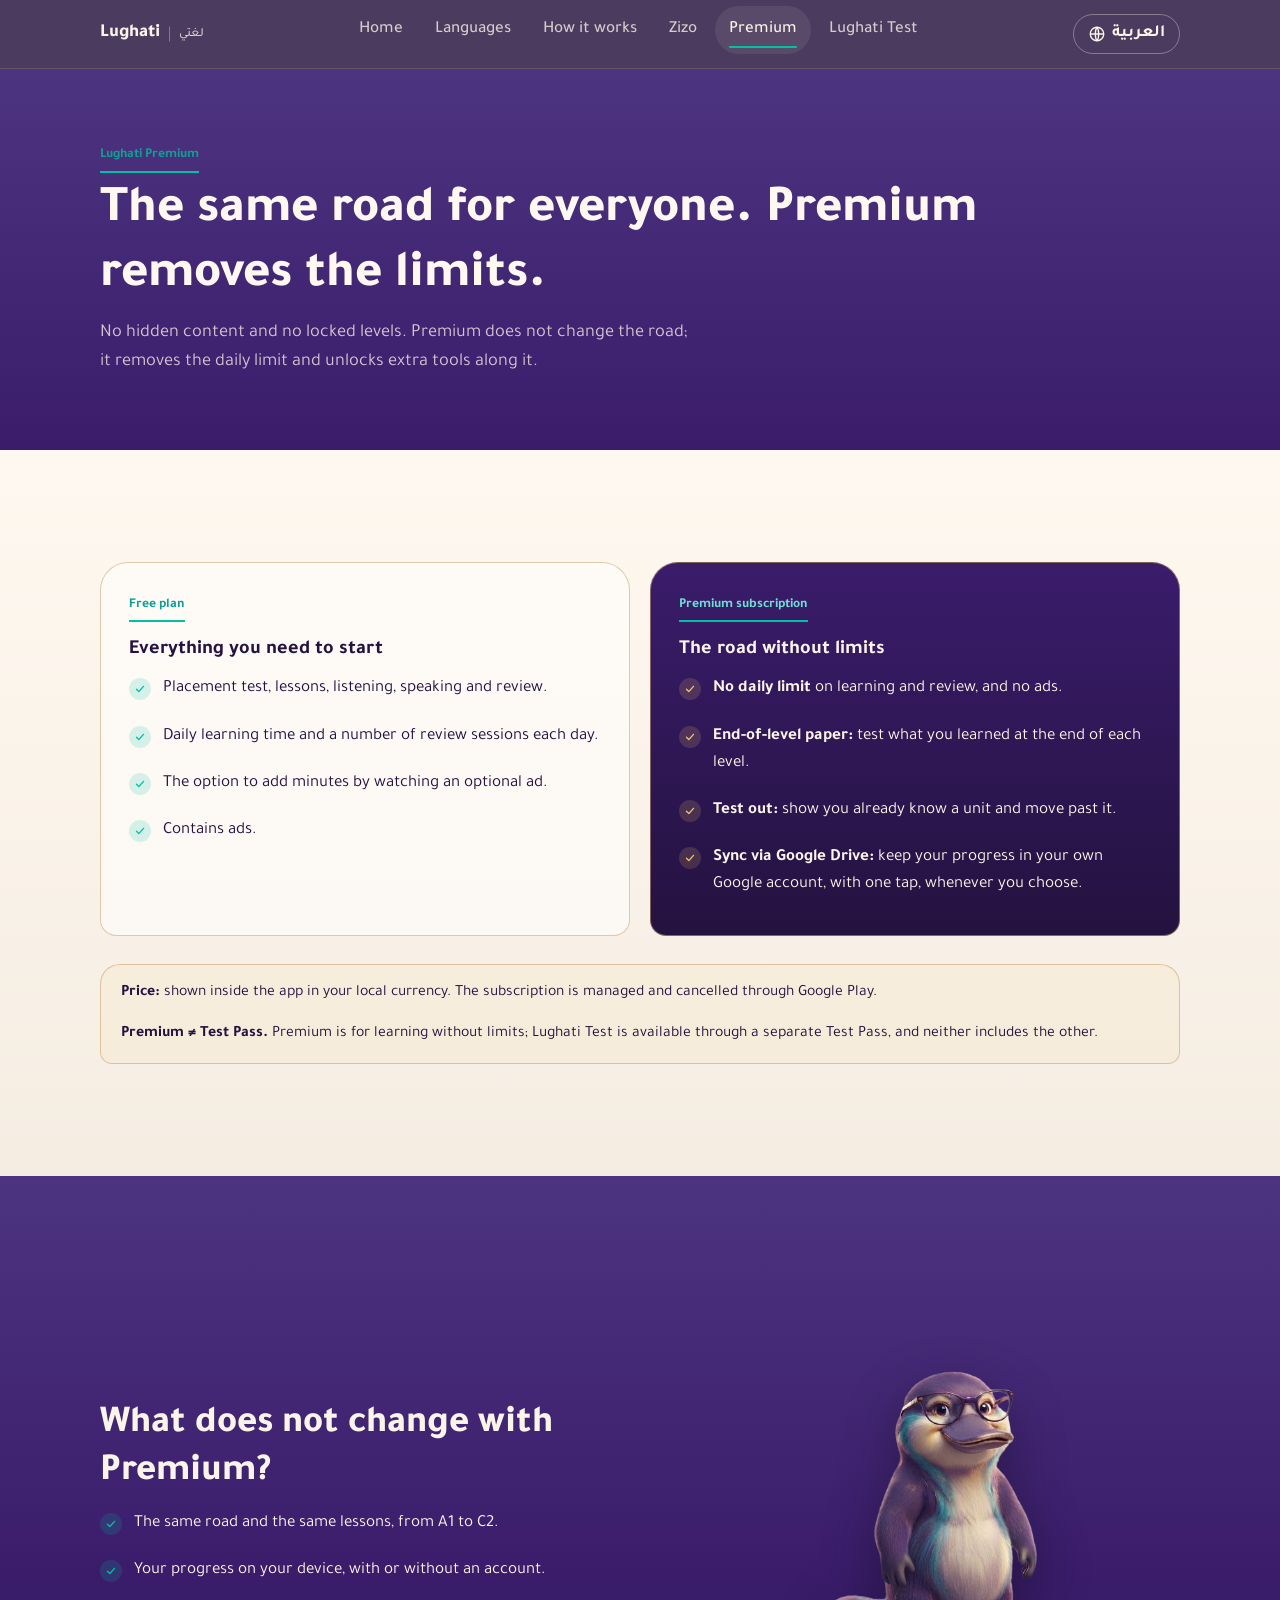
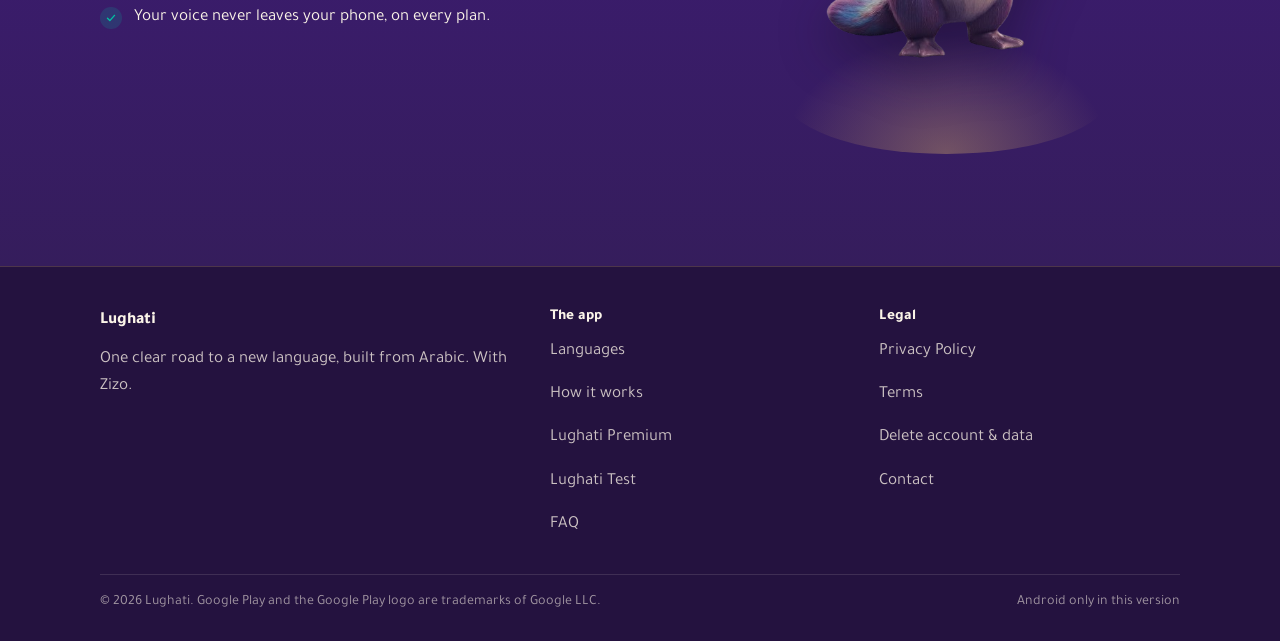
<file: premium.html>
<!DOCTYPE html>
<html lang="ar" dir="rtl" data-lang="ar" class="no-js">
<head>
<meta charset="utf-8">
<meta name="viewport" content="width=device-width, initial-scale=1">
<title data-ar="لغتي بريميوم" data-en="Lughati Premium">لغتي بريميوم</title>
<meta name="description" data-ar="بريميوم يزيل الحدّ اليومي ويفتح ورقة نهاية المستوى وتخطّي ما تتقنه ومزامنة Google Drive. السعر داخل التطبيق." data-en="Premium removes the daily limit and unlocks the end-of-level paper, testing out and Google Drive sync. Pricing inside the app." content="بريميوم يزيل الحدّ اليومي ويفتح ورقة نهاية المستوى وتخطّي ما تتقنه ومزامنة Google Drive. السعر داخل التطبيق.">
<meta property="og:type" content="website">
<meta property="og:title" content="لغتي بريميوم · Lughati Premium">
<meta property="og:description" content="The same road for everyone. Premium removes the limits.">
<meta property="og:image" content="https://lughati-web.github.io/lughati-website/assets/images/og-feature-1024x500.png">
<meta property="og:image:width" content="1024">
<meta property="og:image:height" content="500">
<meta name="twitter:card" content="summary_large_image">
<meta name="theme-color" content="#3A1C6B">
<link rel="canonical" href="https://lughati-web.github.io/lughati-website/premium.html">
<link rel="icon" type="image/png" sizes="32x32" href="assets/images/icon-32.png?v=3">
<link rel="icon" type="image/png" sizes="192x192" href="assets/images/icon-192.png?v=3">
<link rel="apple-touch-icon" href="assets/images/icon-180.png?v=3">
<link rel="preconnect" href="https://fonts.googleapis.com">
<link rel="preconnect" href="https://fonts.gstatic.com" crossorigin>
<link href="https://fonts.googleapis.com/css2?family=Tajawal:wght@400;500;700;800&display=swap" rel="stylesheet">
<link rel="stylesheet" href="assets/css/lughati.css">
<script src="assets/js/site-config.js"></script>
</head>
<body>
<a class="skip-link" href="#main"><span data-lang="ar">تخطَّ إلى المحتوى</span><span data-lang="en">Skip to content</span></a>

<header class="site-header">
  <div class="container nav">
    <a class="brand" href="index.html">
      <span class="brand-word">
        <span data-lang="ar">لغتي</span><span data-lang="en">Lughati</span>
        <small data-lang="ar" lang="en">Lughati</small><small data-lang="en" lang="ar">لغتي</small>
      </span>
    </a>
    <nav aria-label="Main">
      <ul class="nav-links">
        <li><a href="index.html"><span data-lang="ar">الرئيسية</span><span data-lang="en">Home</span></a></li>
        <li><a href="languages.html"><span data-lang="ar">اللغات</span><span data-lang="en">Languages</span></a></li>
        <li><a href="how-it-works.html"><span data-lang="ar">كيف يعمل</span><span data-lang="en">How it works</span></a></li>
        <li><a href="zizo.html"><span data-lang="ar">زيزو</span><span data-lang="en">Zizo</span></a></li>
        <li><a href="premium.html" aria-current="page"><span data-lang="ar">بريميوم</span><span data-lang="en">Premium</span></a></li>
        <li><a href="test.html"><span data-lang="ar">لغتي Test</span><span data-lang="en">Lughati Test</span></a></li>
      </ul>
    </nav>
    <div class="nav-tools">
      <button type="button" class="lang-switch" data-lang-switch aria-label="Switch to English" lang="en">
        <svg viewBox="0 0 24 24" aria-hidden="true"><circle cx="12" cy="12" r="9"/><path d="M3 12h18M12 3c3 3.5 3 14.5 0 18M12 3c-3 3.5-3 14.5 0 18"/></svg>
        <span data-lang-label>English</span>
      </button>
      <button type="button" class="nav-toggle" aria-expanded="false" aria-controls="nav-drawer" aria-label="Menu">
        <svg class="icon-menu" viewBox="0 0 24 24" aria-hidden="true"><path d="M4 7h16M4 12h16M4 17h16"/></svg>
        <svg class="icon-close" viewBox="0 0 24 24" aria-hidden="true"><path d="M6 6l12 12M18 6L6 18"/></svg>
      </button>
    </div>
  </div>
  <div id="nav-drawer" class="nav-drawer container">
    <ul>
      <li><a href="index.html"><span data-lang="ar">الرئيسية</span><span data-lang="en">Home</span></a></li>
      <li><a href="languages.html"><span data-lang="ar">اللغات</span><span data-lang="en">Languages</span></a></li>
      <li><a href="how-it-works.html"><span data-lang="ar">كيف يعمل</span><span data-lang="en">How it works</span></a></li>
      <li><a href="zizo.html"><span data-lang="ar">زيزو</span><span data-lang="en">Zizo</span></a></li>
      <li><a href="premium.html" aria-current="page"><span data-lang="ar">بريميوم</span><span data-lang="en">Premium</span></a></li>
      <li><a href="test.html"><span data-lang="ar">لغتي Test</span><span data-lang="en">Lughati Test</span></a></li>
    </ul>
  </div>
</header>

<main id="main">

<section class="doc-hero">
  <div class="container">
    <span class="eyebrow"><span data-lang="ar">لغتي بريميوم</span><span data-lang="en">Lughati Premium</span></span>
    <h1><span data-lang="ar">الطريق نفسه للجميع. بريميوم يزيل الحدود.</span><span data-lang="en">The same road for everyone. Premium removes the limits.</span></h1>
    <p class="lede"><span data-lang="ar">لا محتوى مخفيًا ولا مستويات مغلقة. بريميوم لا يغيّر الطريق؛ يزيل الحدّ اليومي ويفتح أدوات إضافية عليه.</span><span data-lang="en">No hidden content and no locked levels. Premium does not change the road; it removes the daily limit and unlocks extra tools along it.</span></p>
  </div>
</section>

<section class="section section--cream" aria-labelledby="plans">
  <div class="container">
    <h2 id="plans" class="sr-only">Plans</h2>
    <div class="grid grid--2">
      <div class="panel reveal">
        <span class="eyebrow"><span data-lang="ar">الخطة المجانية</span><span data-lang="en">Free plan</span></span>
        <h3><span data-lang="ar">كل ما تحتاجه لتبدأ</span><span data-lang="en">Everything you need to start</span></h3>
        <ul class="checks">
          <li><span data-lang="ar">اختبار تحديد المستوى، والدروس، والاستماع، والتحدّث، والمراجعة.</span><span data-lang="en">Placement test, lessons, listening, speaking and review.</span></li>
          <li><span data-lang="ar">وقت تعلّم يومي وعدد من جلسات المراجعة كل يوم.</span><span data-lang="en">Daily learning time and a number of review sessions each day.</span></li>
          <li><span data-lang="ar">إمكانية إضافة دقائق عبر مشاهدة إعلان اختياري.</span><span data-lang="en">The option to add minutes by watching an optional ad.</span></li>
          <li><span data-lang="ar">يحتوي على إعلانات.</span><span data-lang="en">Contains ads.</span></li>
        </ul>
      </div>
      <div class="panel panel--feature reveal">
        <span class="eyebrow"><span data-lang="ar">اشتراك بريميوم</span><span data-lang="en">Premium subscription</span></span>
        <h3><span data-lang="ar">الطريق بلا حدود</span><span data-lang="en">The road without limits</span></h3>
        <ul class="checks checks--gold">
          <li><span data-lang="ar"><strong>بلا حدّ يومي</strong> للتعلّم والمراجعة، وبلا إعلانات.</span><span data-lang="en"><strong>No daily limit</strong> on learning and review, and no ads.</span></li>
          <li><span data-lang="ar"><strong>ورقة نهاية المستوى:</strong> اختبر ما تعلّمته عند إنهاء كل مستوى.</span><span data-lang="en"><strong>End-of-level paper:</strong> test what you learned at the end of each level.</span></li>
          <li><span data-lang="ar"><strong>تخطّي ما تتقنه:</strong> أثبت أنك تعرف وحدة وانتقل إلى ما بعدها.</span><span data-lang="en"><strong>Test out:</strong> show you already know a unit and move past it.</span></li>
          <li><span data-lang="ar"><strong>مزامنة عبر Google Drive:</strong> احفظ تقدّمك في حساب Google الخاص بك، بضغطة واحدة ومتى شئت.</span><span data-lang="en"><strong>Sync via Google Drive:</strong> keep your progress in your own Google account, with one tap, whenever you choose.</span></li>
        </ul>
      </div>
    </div>
    <div class="note reveal" style="margin-top:28px">
      <p><span data-lang="ar"><strong>السعر:</strong> يظهر داخل التطبيق بعملة بلدك. الاشتراك يُدار ويُلغى من Google Play.</span><span data-lang="en"><strong>Price:</strong> shown inside the app in your local currency. The subscription is managed and cancelled through Google Play.</span></p>
      <p><span data-lang="ar"><strong>بريميوم ≠ Test Pass.</strong> بريميوم للتعلّم بلا حدود؛ أما لغتي Test فيتاح عبر <a href="test.html">Test Pass</a> منفصل، ولا يشمل أحدهما الآخر.</span><span data-lang="en"><strong>Premium ≠ Test Pass.</strong> Premium is for learning without limits; Lughati Test is available through a separate <a href="test.html">Test Pass</a>, and neither includes the other.</span></p>
    </div>
  </div>
</section>

<section class="section section--night" aria-labelledby="premium-zizo">
  <div class="container">
    <div class="split">
      <div class="reveal">
        <h2 id="premium-zizo"><span data-lang="ar">ما الذي لا يتغيّر مع بريميوم؟</span><span data-lang="en">What does not change with Premium?</span></h2>
        <ul class="checks">
          <li><span data-lang="ar">الطريق نفسه، والدروس نفسها، من A1 إلى C2.</span><span data-lang="en">The same road and the same lessons, from A1 to C2.</span></li>
          <li><span data-lang="ar">تقدّمك على جهازك، حسابًا أو بلا حساب.</span><span data-lang="en">Your progress on your device, with or without an account.</span></li>
          <li><span data-lang="ar">صوتك لا يغادر هاتفك، في كل الخطط.</span><span data-lang="en">Your voice never leaves your phone, on every plan.</span></li>
        </ul>
      </div>
      <div class="reveal">
        <div class="zizo-stage zizo-stage--gold">
          <img src="assets/images/zizo/zizo_master.png" alt="زيزو في وقفة واثقة هادئة، في ضوء ذهبي" width="373" height="669" loading="lazy">
        </div>
      </div>
    </div>
  </div>
</section>
</main>

<footer class="site-footer">
  <div class="container">
    <div class="footer-grid">
      <div>
        <div class="footer-brand"><span><span data-lang="ar">لغتي</span><span data-lang="en">Lughati</span></span></div>
        <p data-lang="ar">طريق واحد واضح لتعلّم لغة جديدة من العربية. وزيزو معك.</p>
        <p data-lang="en">One clear road to a new language, built from Arabic. With Zizo.</p>
      </div>
      <div>
        <h4><span data-lang="ar">التطبيق</span><span data-lang="en">The app</span></h4>
        <ul>
          <li><a href="languages.html"><span data-lang="ar">اللغات</span><span data-lang="en">Languages</span></a></li>
          <li><a href="how-it-works.html"><span data-lang="ar">كيف يعمل</span><span data-lang="en">How it works</span></a></li>
          <li><a href="premium.html" aria-current="page"><span data-lang="ar">لغتي بريميوم</span><span data-lang="en">Lughati Premium</span></a></li>
          <li><a href="test.html"><span data-lang="ar">لغتي Test</span><span data-lang="en">Lughati Test</span></a></li>
          <li><a href="faq.html"><span data-lang="ar">الأسئلة الشائعة</span><span data-lang="en">FAQ</span></a></li>
        </ul>
      </div>
      <div>
        <h4><span data-lang="ar">قانوني</span><span data-lang="en">Legal</span></h4>
        <ul>
          <li><a href="privacy-policy.html"><span data-lang="ar">سياسة الخصوصية</span><span data-lang="en">Privacy Policy</span></a></li>
          <li><a href="terms.html"><span data-lang="ar">الشروط</span><span data-lang="en">Terms</span></a></li>
          <li><a href="delete-account.html"><span data-lang="ar">حذف الحساب والبيانات</span><span data-lang="en">Delete account &amp; data</span></a></li>
          <li><a href="contact.html"><span data-lang="ar">التواصل</span><span data-lang="en">Contact</span></a></li>
        </ul>
      </div>
    </div>
    <div class="footer-bottom">
      <span data-lang="ar">© 2026 لغتي. Google Play وشعاره علامتان تجاريتان لشركة Google LLC.</span>
      <span data-lang="en">© 2026 Lughati. Google Play and the Google Play logo are trademarks of Google LLC.</span>
      <span><span data-lang="ar">Android فقط في هذا الإصدار</span><span data-lang="en">Android only in this version</span></span>
    </div>
  </div>
</footer>

<script src="assets/js/lughati.js"></script>
</body>
</html>
</file>
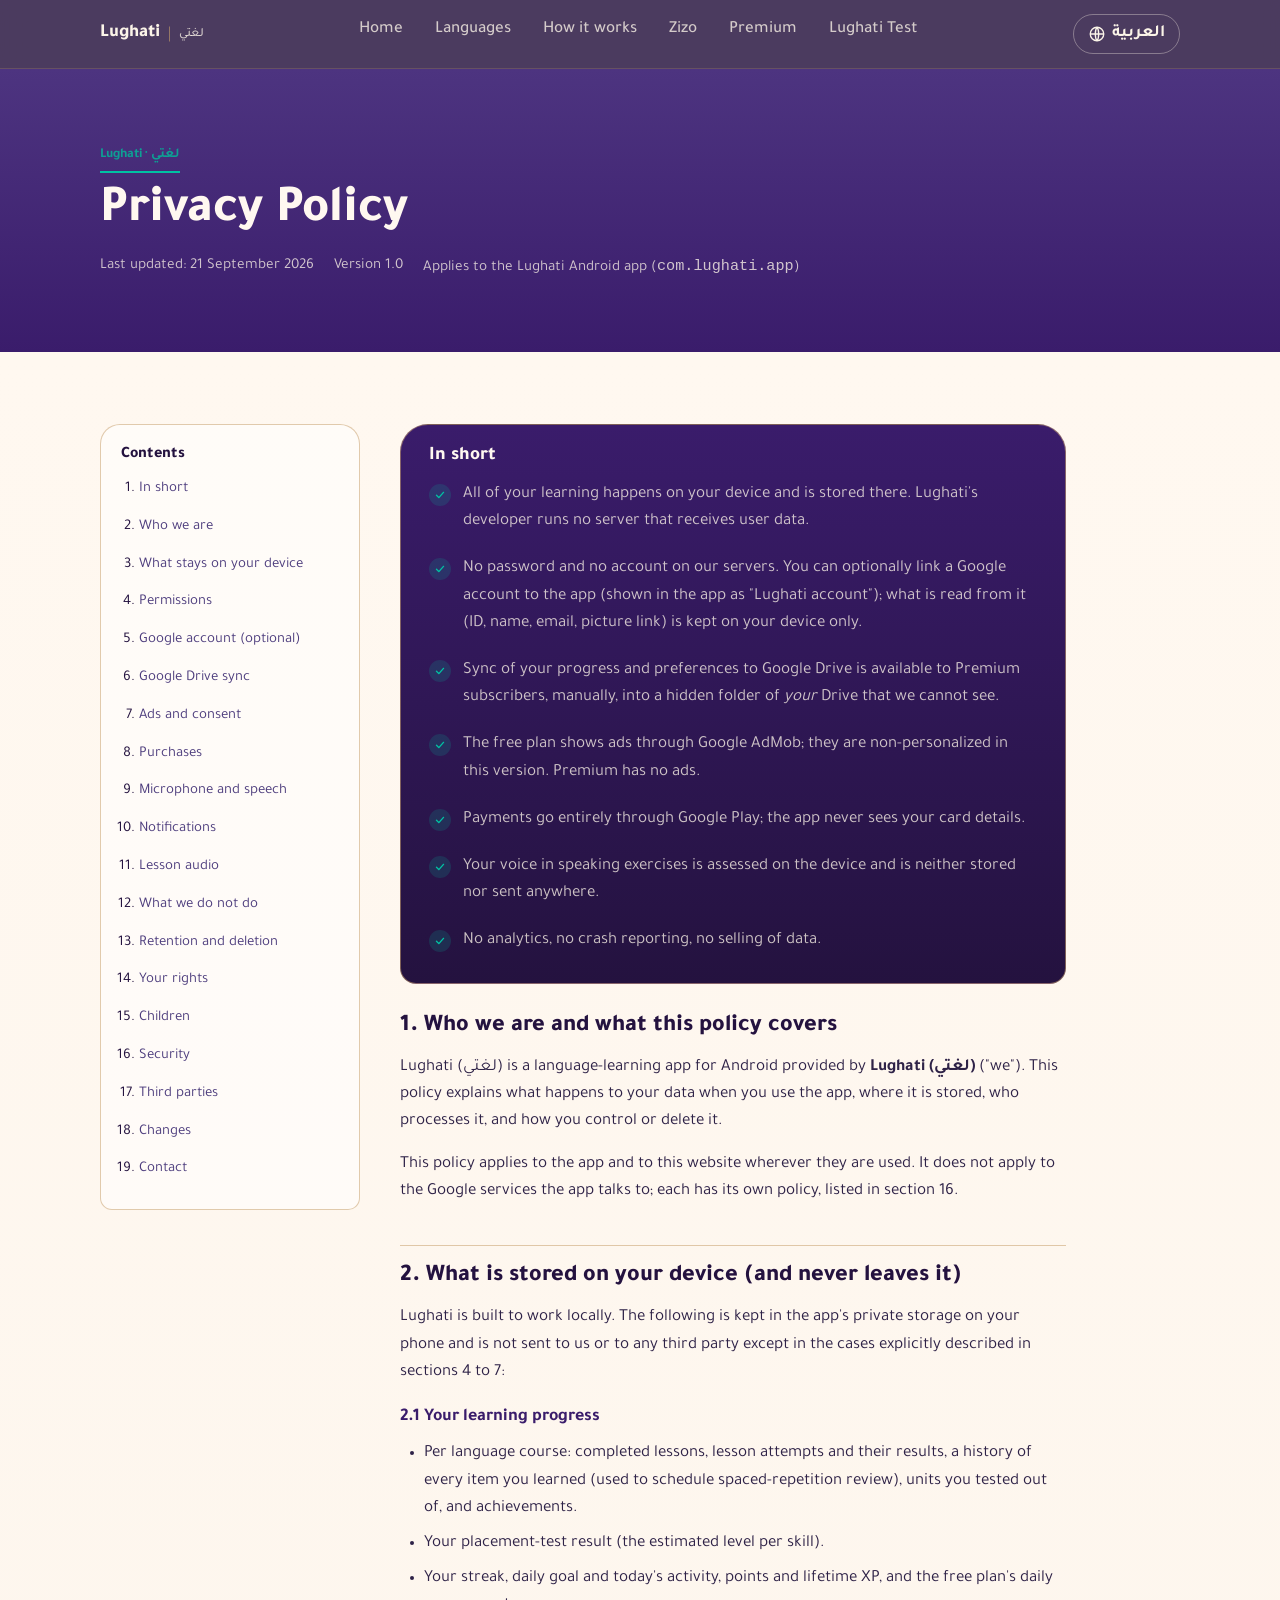
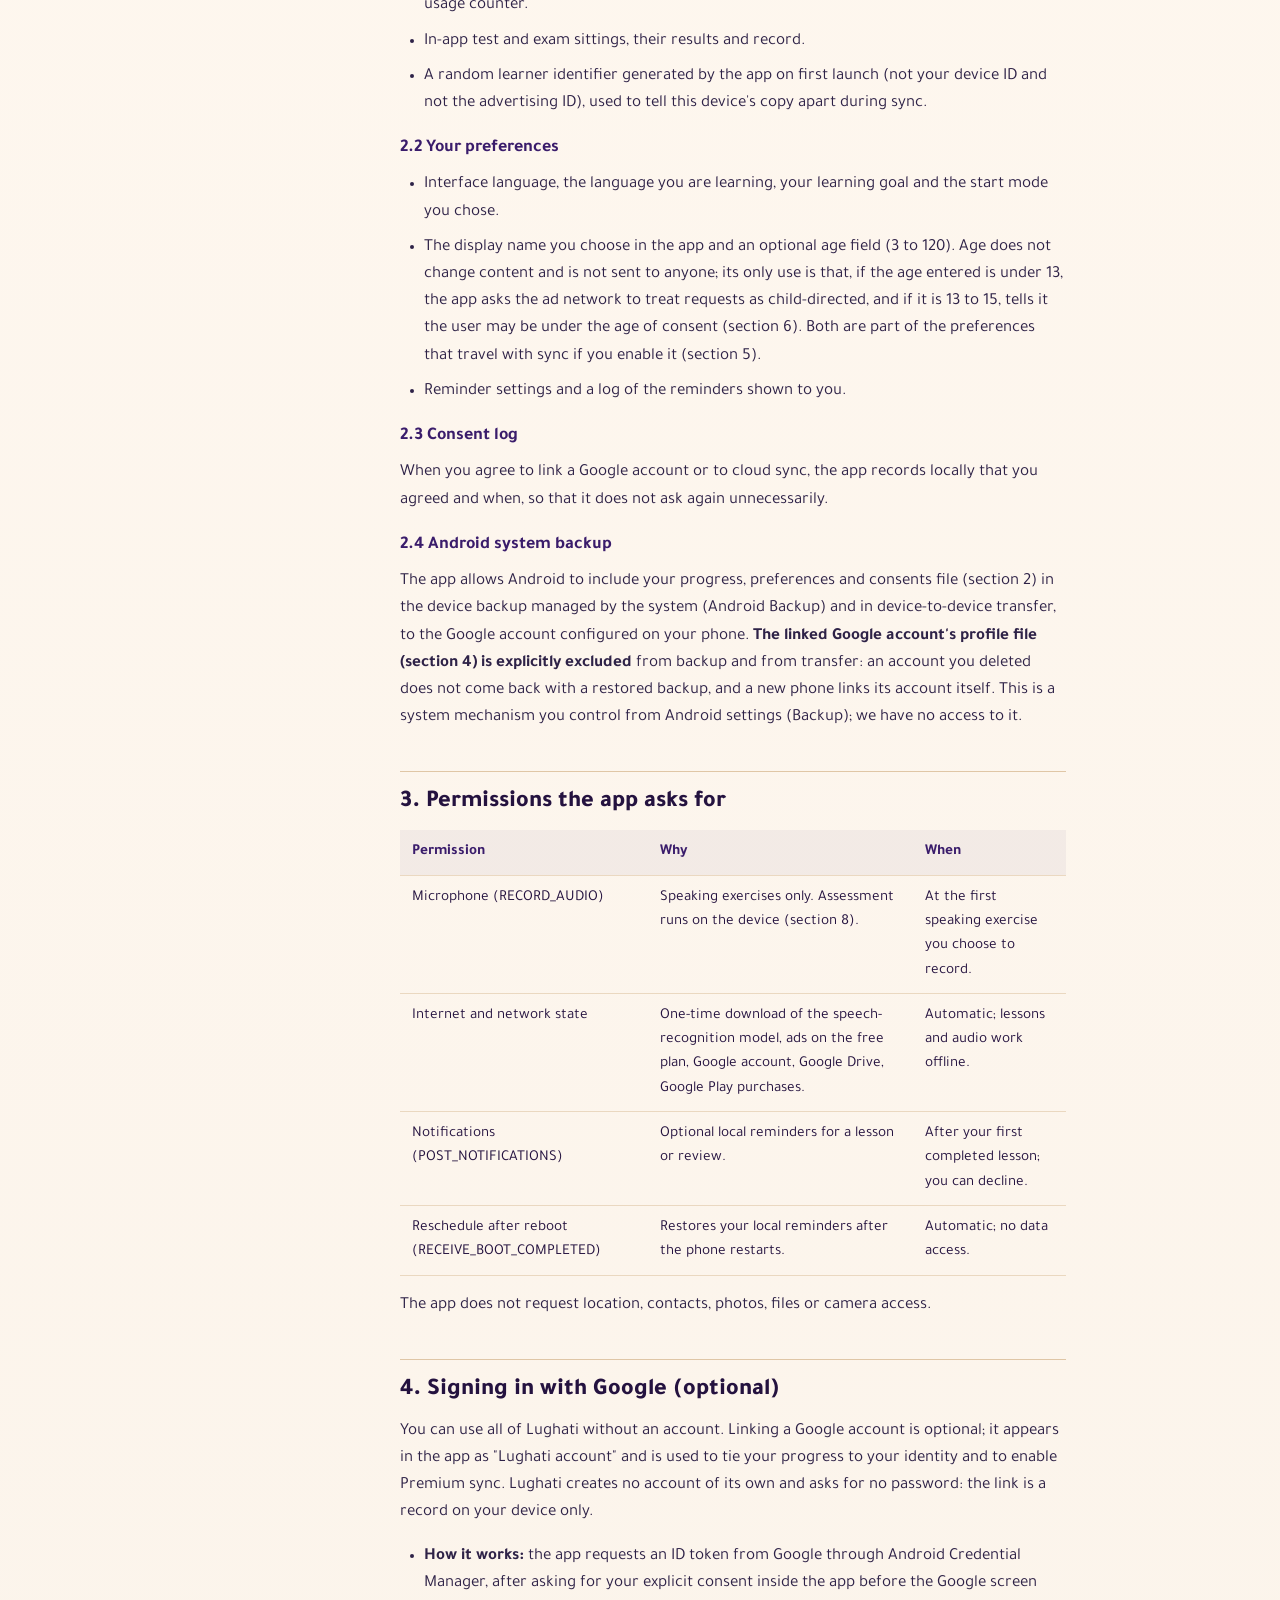
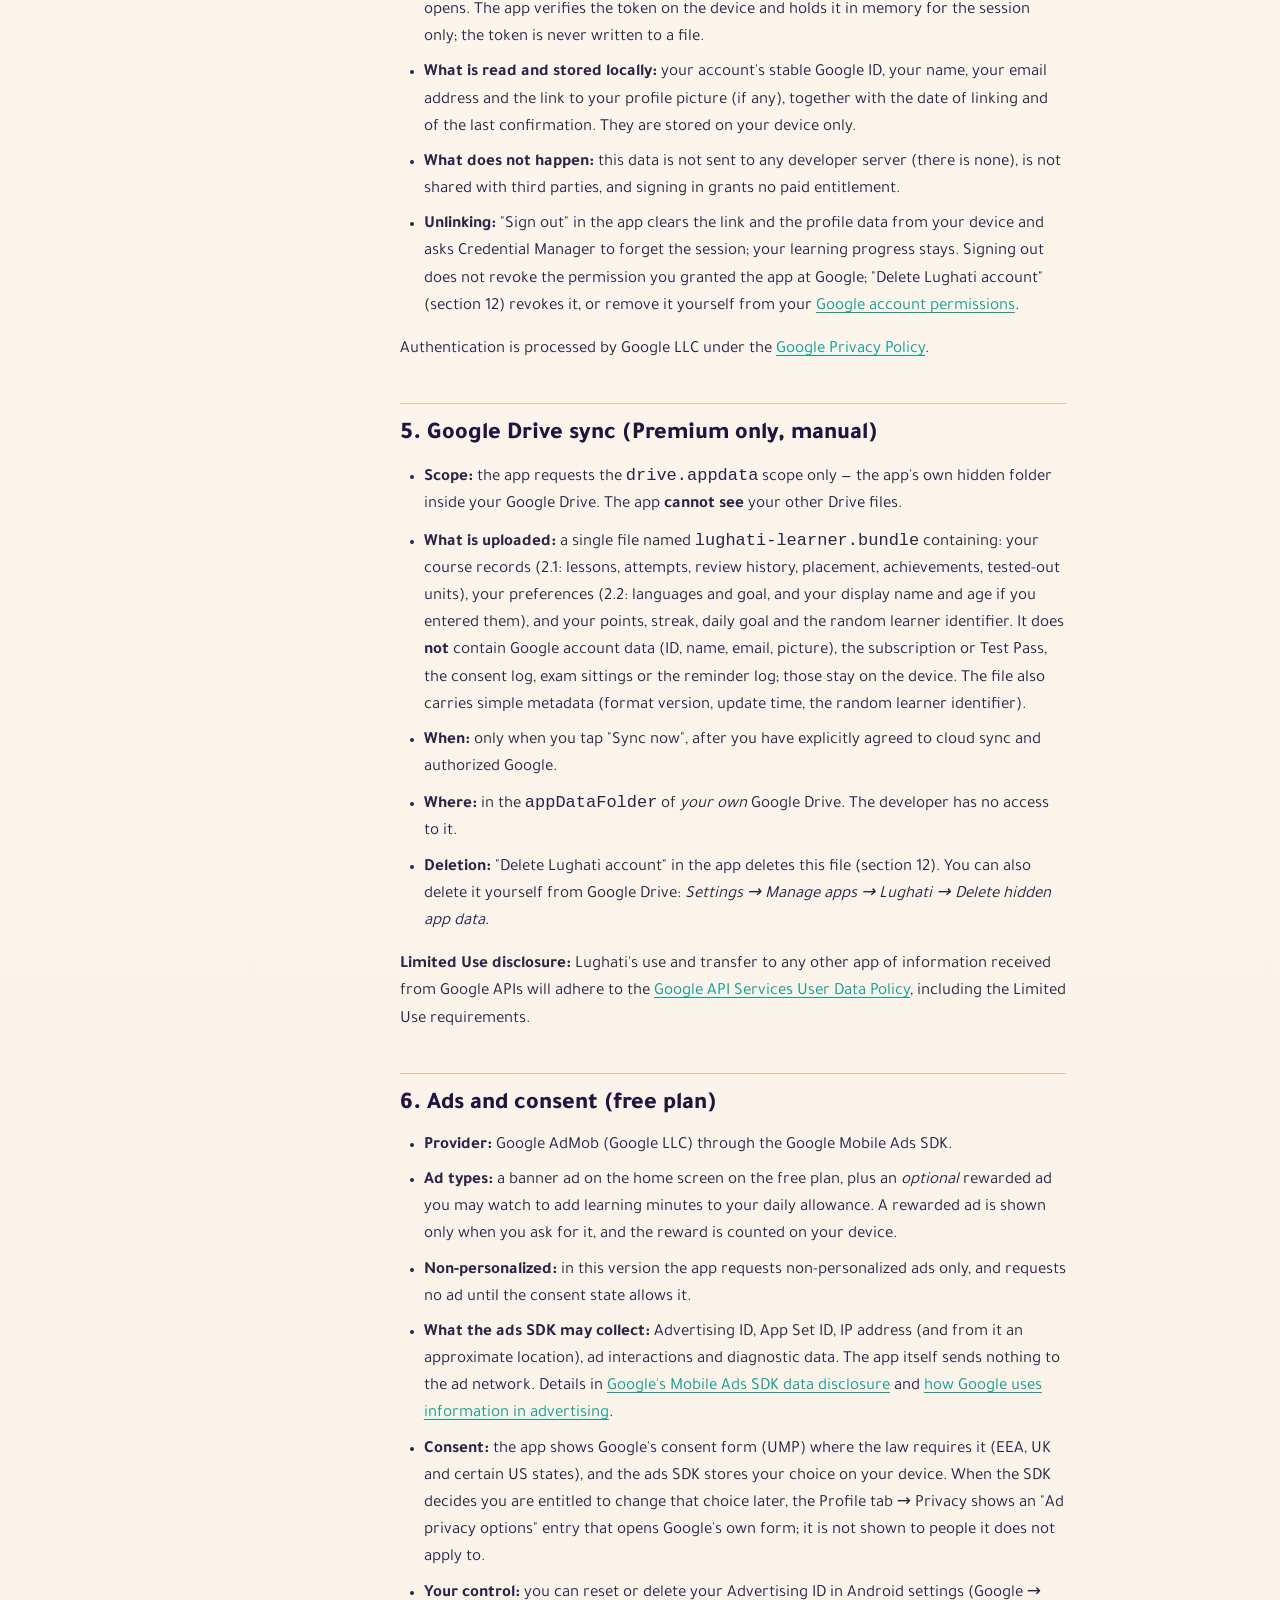
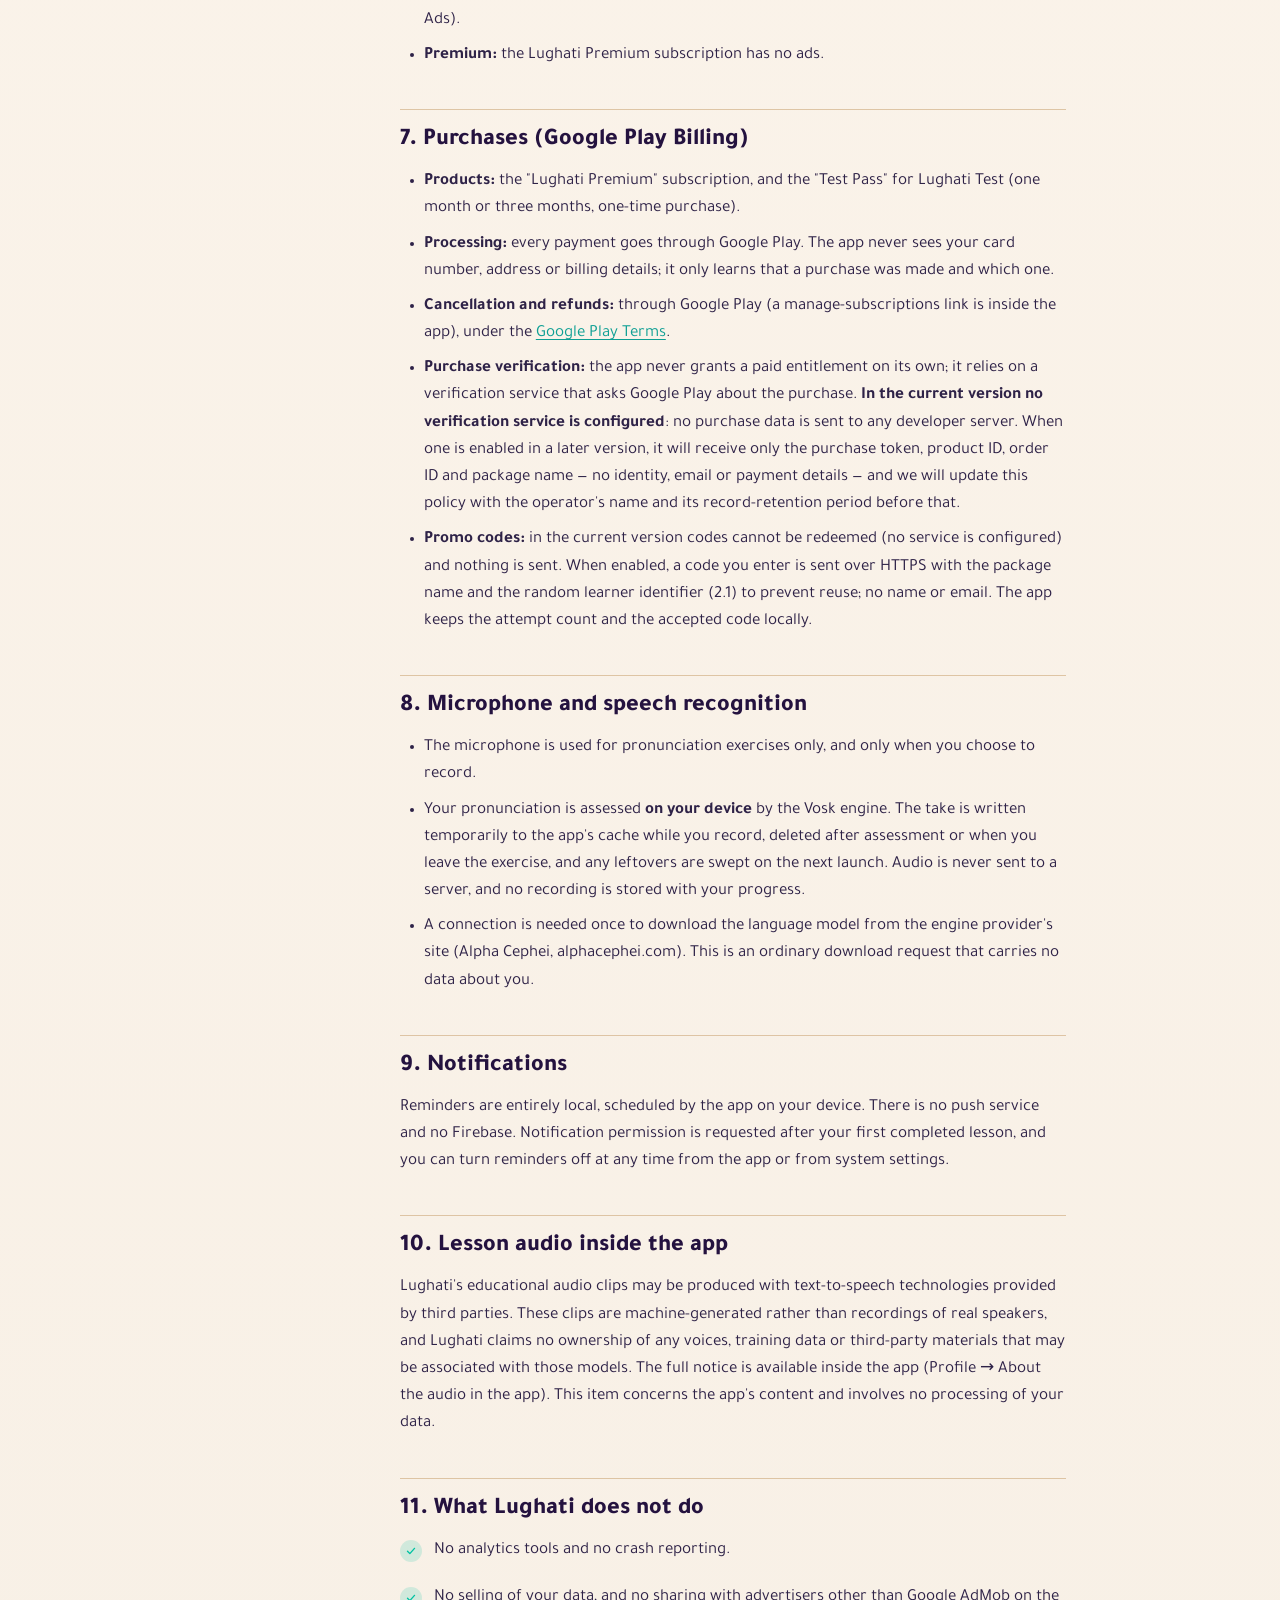
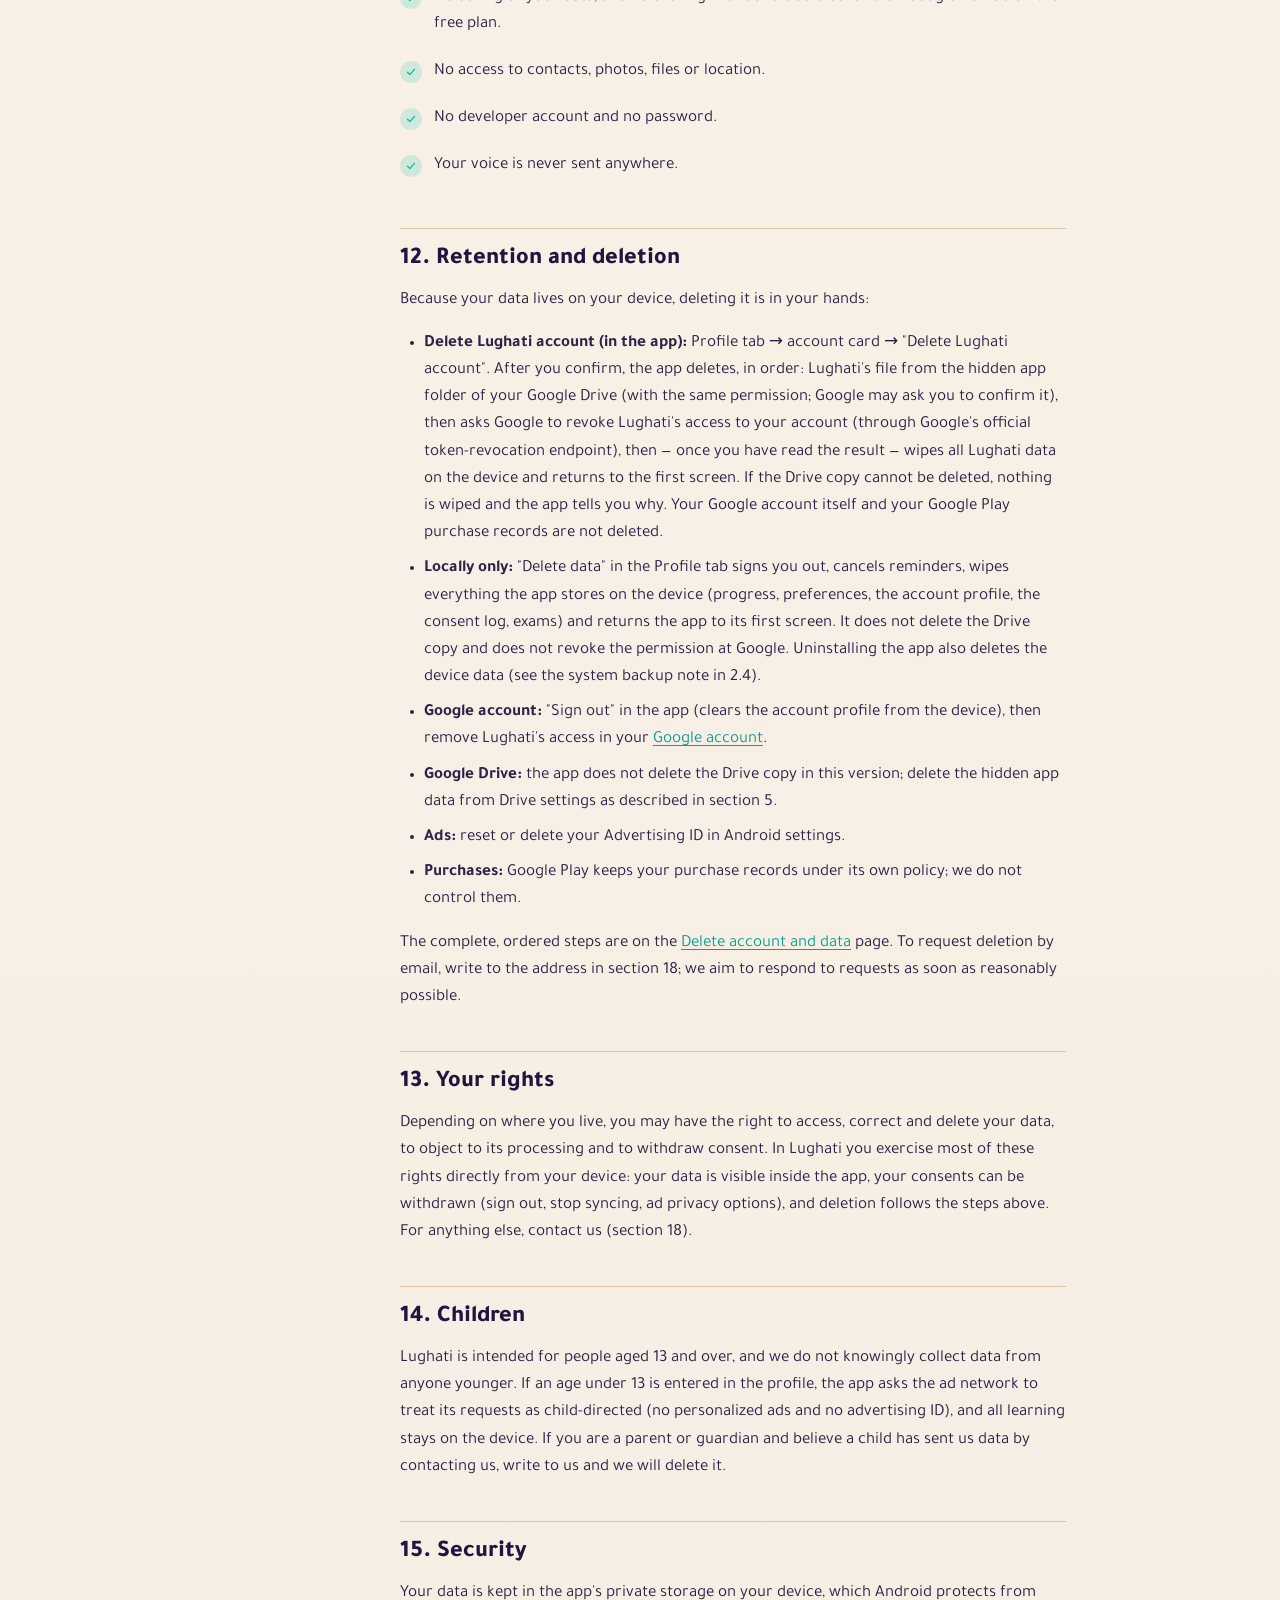
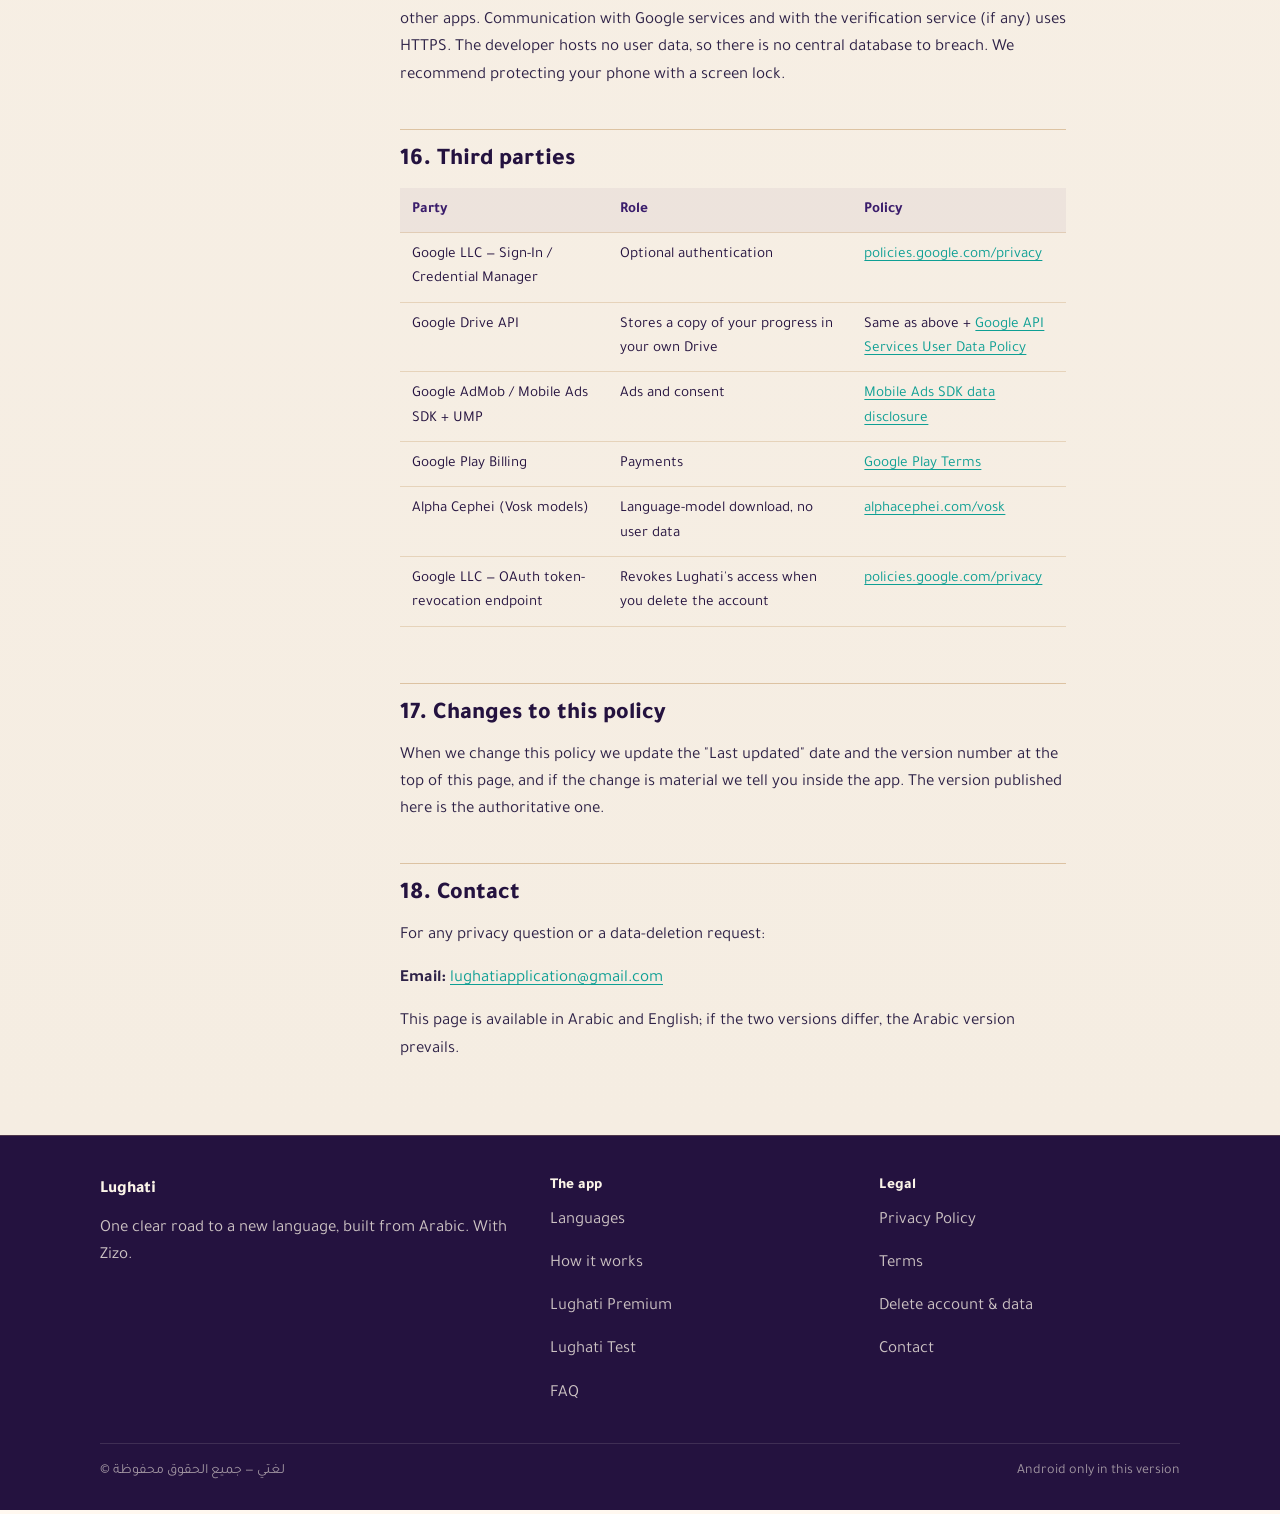
<file: privacy-policy.html>
<!DOCTYPE html>
<html lang="ar" dir="rtl" data-lang="ar" class="no-js">
<head>
<meta charset="utf-8">
<meta name="viewport" content="width=device-width, initial-scale=1">
<title data-ar="سياسة الخصوصية — لغتي" data-en="Privacy Policy — Lughati">سياسة الخصوصية — لغتي</title>
<meta name="description" data-ar="سياسة خصوصية تطبيق لغتي: ما يُحفظ على جهازك، تسجيل الدخول بحساب Google، مزامنة Google Drive، الإعلانات، المدفوعات، الصوت، وكيف تحذف بياناتك." data-en="Lughati privacy policy: what stays on your device, optional Google sign-in, Google Drive sync, ads, purchases, voice, and how to delete your data." content="سياسة خصوصية تطبيق لغتي: ما يُحفظ على جهازك، تسجيل الدخول بحساب Google، مزامنة Google Drive، الإعلانات، المدفوعات، الصوت، وكيف تحذف بياناتك.">
<meta property="og:type" content="article">
<meta property="og:title" content="سياسة الخصوصية — لغتي · Privacy Policy — Lughati">
<meta property="og:description" content="What Lughati keeps on your device, what Google services it uses, and how to delete your data.">
<meta property="og:image" content="https://lughati-web.github.io/lughati-website/assets/images/og-feature-1024x500.png">
<meta name="theme-color" content="#3A1C6B">
<link rel="canonical" href="https://lughati-web.github.io/lughati-website/privacy-policy.html">
<link rel="icon" type="image/png" sizes="32x32" href="assets/images/icon-32.png?v=3">
<link rel="icon" type="image/png" sizes="192x192" href="assets/images/icon-192.png?v=3">
<link rel="apple-touch-icon" href="assets/images/icon-180.png?v=3">
<link rel="preconnect" href="https://fonts.googleapis.com">
<link rel="preconnect" href="https://fonts.gstatic.com" crossorigin>
<link href="https://fonts.googleapis.com/css2?family=Tajawal:wght@400;500;700;800&display=swap" rel="stylesheet">
<link rel="stylesheet" href="assets/css/lughati.css">
<script src="assets/js/site-config.js"></script>
</head>
<body>
<a class="skip-link" href="#main"><span data-lang="ar">تخطَّ إلى المحتوى</span><span data-lang="en">Skip to content</span></a>

<header class="site-header">
  <div class="container nav">
    <a class="brand" href="index.html">
      <span class="brand-word">
        <span data-lang="ar">لغتي</span><span data-lang="en">Lughati</span>
        <small data-lang="ar" lang="en">Lughati</small><small data-lang="en" lang="ar">لغتي</small>
      </span>
    </a>
    <nav aria-label="Main">
      <ul class="nav-links">
        <li><a href="index.html"><span data-lang="ar">الرئيسية</span><span data-lang="en">Home</span></a></li>
        <li><a href="languages.html"><span data-lang="ar">اللغات</span><span data-lang="en">Languages</span></a></li>
        <li><a href="how-it-works.html"><span data-lang="ar">كيف يعمل</span><span data-lang="en">How it works</span></a></li>
        <li><a href="zizo.html"><span data-lang="ar">زيزو</span><span data-lang="en">Zizo</span></a></li>
        <li><a href="premium.html"><span data-lang="ar">بريميوم</span><span data-lang="en">Premium</span></a></li>
        <li><a href="test.html"><span data-lang="ar">لغتي Test</span><span data-lang="en">Lughati Test</span></a></li>
      </ul>
    </nav>
    <div class="nav-tools">
      <button type="button" class="lang-switch" data-lang-switch aria-label="Switch to English" lang="en">
        <svg viewBox="0 0 24 24" aria-hidden="true"><circle cx="12" cy="12" r="9"/><path d="M3 12h18M12 3c3 3.5 3 14.5 0 18M12 3c-3 3.5-3 14.5 0 18"/></svg>
        <span data-lang-label>English</span>
      </button>
      <button type="button" class="nav-toggle" aria-expanded="false" aria-controls="nav-drawer" aria-label="Menu">
        <svg class="icon-menu" viewBox="0 0 24 24" aria-hidden="true"><path d="M4 7h16M4 12h16M4 17h16"/></svg>
        <svg class="icon-close" viewBox="0 0 24 24" aria-hidden="true"><path d="M6 6l12 12M18 6L6 18"/></svg>
      </button>
    </div>
  </div>
  <div id="nav-drawer" class="nav-drawer container">
    <ul>
      <li><a href="index.html"><span data-lang="ar">الرئيسية</span><span data-lang="en">Home</span></a></li>
      <li><a href="languages.html"><span data-lang="ar">اللغات</span><span data-lang="en">Languages</span></a></li>
      <li><a href="how-it-works.html"><span data-lang="ar">كيف يعمل</span><span data-lang="en">How it works</span></a></li>
      <li><a href="zizo.html"><span data-lang="ar">زيزو</span><span data-lang="en">Zizo</span></a></li>
      <li><a href="premium.html"><span data-lang="ar">بريميوم</span><span data-lang="en">Premium</span></a></li>
      <li><a href="test.html"><span data-lang="ar">لغتي Test</span><span data-lang="en">Lughati Test</span></a></li>
    </ul>
  </div>
</header>

<main id="main">

<!-- ======================================================= ARABIC ======================================================= -->
<article data-lang="ar" lang="ar" dir="rtl">
  <section class="doc-hero">
    <div class="container">
      <span class="eyebrow">لغتي · Lughati</span>
      <h1>سياسة الخصوصية</h1>
      <div class="doc-meta">
        <span>آخر تحديث: 21 سبتمبر 2026</span>
        <span>الإصدار: 1.0</span>
        <span>ينطبق على تطبيق «لغتي» لنظام Android (<code dir="ltr">com.lughati.app</code>)</span>
      </div>
    </div>
  </section>

  <section class="doc section--cream">
    <div class="container doc-layout">
      <aside class="doc-toc" aria-label="محتويات السياسة">
        <h2>المحتويات</h2>
        <ol>
          <li><a href="#ar-summary">الخلاصة</a></li>
          <li><a href="#ar-who">من نحن</a></li>
          <li><a href="#ar-local">ما يُحفظ على جهازك</a></li>
          <li><a href="#ar-permissions">الأذونات</a></li>
          <li><a href="#ar-google">حساب Google (اختياري)</a></li>
          <li><a href="#ar-drive">مزامنة Google Drive</a></li>
          <li><a href="#ar-ads">الإعلانات والموافقة</a></li>
          <li><a href="#ar-billing">المدفوعات</a></li>
          <li><a href="#ar-speech">الميكروفون والتعرّف على الكلام</a></li>
          <li><a href="#ar-notifications">الإشعارات</a></li>
          <li><a href="#ar-audio">الأصوات التعليمية</a></li>
          <li><a href="#ar-not">ما لا نفعله</a></li>
          <li><a href="#ar-retention">الاحتفاظ والحذف</a></li>
          <li><a href="#ar-rights">حقوقك</a></li>
          <li><a href="#ar-children">الأطفال</a></li>
          <li><a href="#ar-security">الأمن</a></li>
          <li><a href="#ar-third">الأطراف الثالثة</a></li>
          <li><a href="#ar-changes">التغييرات</a></li>
          <li><a href="#ar-contact">التواصل</a></li>
        </ol>
      </aside>

      <div class="doc-body">
        <div class="summary" id="ar-summary">
          <h2>الخلاصة في سطور</h2>
          <ul class="checks">
            <li>تعلّمك كلّه يجري على جهازك ويُحفظ فيه. لا يملك مطوّر لغتي خادمًا يستقبل بيانات المستخدمين.</li>
            <li>لا كلمة مرور ولا حساب على خوادمنا. يمكنك، اختياريًا، ربط حساب Google بالتطبيق («حساب Lughati» داخل التطبيق)؛ ما يُقرأ منه (المعرّف، الاسم، البريد، رابط الصورة) يُحفظ على جهازك فقط.</li>
            <li>مزامنة تقدّمك وتفضيلاتك إلى Google Drive متاحة لمشتركي بريميوم، يدويًا، وإلى مجلد مخفي في Drive الخاص بك أنت، لا نراه نحن.</li>
            <li>الخطة المجانية تعرض إعلانات عبر Google AdMob، وهي غير مخصّصة في هذا الإصدار. بريميوم بلا إعلانات.</li>
            <li>الدفع يتم عبر Google Play بالكامل؛ التطبيق لا يرى بيانات بطاقتك.</li>
            <li>صوتك في تمارين التحدّث يُقيَّم على الجهاز ولا يُحفظ ولا يُرسل.</li>
            <li>لا أدوات تحليلات، لا تقارير أعطال، لا بيع بيانات.</li>
          </ul>
        </div>

        <h2 id="ar-who">1. من نحن ونطاق هذه السياسة</h2>
        <p>تطبيق «لغتي» (Lughati) تطبيق لتعلّم اللغات لنظام Android يقدّمه <strong>Lughati (لغتي)</strong> (يُشار إليه فيما يلي بـ«نحن»). تشرح هذه السياسة ما الذي يحدث لبياناتك عند استخدام التطبيق، وأين تُحفظ، ومن يعالجها، وكيف تتحكم فيها أو تحذفها.</p>
        <p>تسري هذه السياسة على التطبيق وعلى هذا الموقع أينما استُخدما، ولا تسري على خدمات Google التي يتعامل معها التطبيق؛ لكلٍّ منها سياستها الخاصة المذكورة في القسم 16.</p>

        <h2 id="ar-local">2. ما يُحفظ على جهازك (ولا يغادره)</h2>
        <p>لغتي مصمَّم ليعمل محليًا. البيانات التالية تُحفظ في مساحة التطبيق الخاصة على هاتفك، ولا تُرسل إلينا ولا إلى أي طرف ثالث إلا في الحالات المذكورة صراحة في الأقسام 4 إلى 7:</p>
        <h3>2.1 تقدّمك التعليمي</h3>
        <ul>
          <li>لكل مسار لغوي: الدروس المكتملة، محاولات الدروس ونتائجها، سجلّ كل عنصر تعلّمته (لجدولة المراجعة بالتكرار المتباعد)، الوحدات التي تخطّيتها، والإنجازات.</li>
          <li>نتيجة اختبار تحديد المستوى (المستوى المقدَّر لكل مهارة).</li>
          <li>سلسلة أيامك، هدفك اليومي ونشاط اليوم، نقاطك ومجموع خبرتك، وعدّاد الاستخدام اليومي في الخطة المجانية.</li>
          <li>جلسات الاختبارات والامتحانات داخل التطبيق ونتائجها وسجلّها.</li>
          <li>معرّف متعلّم عشوائي يولّده التطبيق عند أول تشغيل (ليس معرّف جهازك ولا معرّف الإعلانات)، يُستخدم لتمييز نسخة هذا الجهاز عند المزامنة.</li>
        </ul>
        <h3>2.2 تفضيلاتك</h3>
        <ul>
          <li>لغة الواجهة، اللغة التي تتعلّمها، هدفك من التعلّم، وطريقة البداية التي اخترتها.</li>
          <li>اسم العرض الذي تختاره داخل التطبيق، وحقل العمر الاختياري (بين 3 و120). لا يغيّر العمر المحتوى ولا يُرسل لأحد؛ استخدامه الوحيد أن التطبيق، إن كان العمر المُدخل أقل من 13، يطلب من شبكة الإعلانات معاملة الطلبات على أنها موجَّهة لطفل، وإن كان بين 13 و15 يعلمها أن المستخدم قد يكون دون سنّ الموافقة (القسم 6). كلاهما ضمن التفضيلات التي تُنقل مع المزامنة إن فعّلتها (القسم 5).</li>
          <li>إعدادات التذكيرات، وسجلّ التذكيرات التي عُرضت عليك.</li>
        </ul>
        <h3>2.3 سجلّ الموافقات</h3>
        <p>عندما توافق على ربط حساب Google أو على المزامنة السحابية، يسجّل التطبيق محليًا أنك وافقت ومتى، ليعرف ألا يسألك مرة أخرى بلا داعٍ.</p>
        <h3>2.4 النسخ الاحتياطي لنظام Android</h3>
        <p>يسمح التطبيق لنظام Android بإدراج ملف تقدّمك وتفضيلاتك وموافقاتك (القسم 2) ضمن النسخة الاحتياطية للجهاز التي يديرها النظام (Android Backup) ونقل البيانات بين الأجهزة، إلى حساب Google الذي ضبطتَه على هاتفك. <strong>ملف حساب Google المرتبط (القسم 4) مستثنى صراحة</strong> من النسخ الاحتياطي ومن النقل: حساب حذفته لا يعود مع استعادة نسخة احتياطية، والهاتف الجديد يربط حسابه بنفسه. هذه آلية من النظام تتحكم فيها من إعدادات Android (النسخ الاحتياطي)، ولا نصل إليها نحن.</p>

        <h2 id="ar-permissions">3. الأذونات التي يطلبها التطبيق</h2>
        <div class="table-wrap">
        <table>
          <thead><tr><th>الإذن</th><th>لماذا</th><th>متى يُطلب</th></tr></thead>
          <tbody>
            <tr><td>الميكروفون (RECORD_AUDIO)</td><td>تمارين التحدّث فقط. التقييم يجري على الجهاز (القسم 8).</td><td>عند أول تمرين تحدّث تختار تسجيله.</td></tr>
            <tr><td>الإنترنت وحالة الشبكة</td><td>تنزيل نموذج التعرّف على الكلام مرة واحدة، عرض الإعلانات في الخطة المجانية، حساب Google، Google Drive، Google Play للمدفوعات.</td><td>تلقائي؛ الدروس والصوت يعملون دون اتصال.</td></tr>
            <tr><td>الإشعارات (POST_NOTIFICATIONS)</td><td>تذكيرات محلية اختيارية بالدرس أو المراجعة.</td><td>بعد أول درس تُنهيه، ويمكنك الرفض.</td></tr>
            <tr><td>إعادة الجدولة بعد إعادة التشغيل (RECEIVE_BOOT_COMPLETED)</td><td>إعادة ضبط تذكيراتك المحلية بعد إعادة تشغيل الهاتف.</td><td>تلقائي، بلا وصول لأي بيانات.</td></tr>
          </tbody>
        </table>
        </div>
        <p>لا يطلب التطبيق الوصول إلى الموقع الجغرافي، أو جهات الاتصال، أو الصور، أو الملفات، أو الكاميرا.</p>

        <h2 id="ar-google">4. تسجيل الدخول بحساب Google (اختياري)</h2>
        <p>يمكنك استخدام لغتي بالكامل دون أي حساب. ربط حساب Google اختياري؛ يُعرض داخل التطبيق باسم «حساب Lughati» ويُستخدم لربط تقدّمك بهويتك ولتمكين مزامنة بريميوم. لا يُنشئ لغتي حسابًا لديه ولا يطلب كلمة مرور: الربط قيد على جهازك فقط.</p>
        <ul>
          <li><strong>كيف يعمل:</strong> يطلب التطبيق من Google رمز تعريف (ID token) عبر Android Credential Manager، بعد أن يطلب موافقتك الصريحة داخل التطبيق قبل فتح شاشة Google. يتحقق التطبيق من الرمز على الجهاز، ويحتفظ به في الذاكرة لمدة الجلسة فقط؛ لا يُكتب الرمز في أي ملف.</li>
          <li><strong>ما يُقرأ ويُحفظ محليًا:</strong> معرّف Google الثابت لحسابك، اسمك، بريدك الإلكتروني، ورابط صورة ملفك الشخصي (إن وُجدت)، مع تاريخ الربط وآخر تأكيد. تُحفظ على جهازك فقط.</li>
          <li><strong>ما لا يحدث:</strong> لا تُرسل هذه البيانات إلى أي خادم للمطوّر (لا يوجد خادم)، ولا تُشارك مع أطراف ثالثة، ولا يمنح تسجيل الدخول أي استحقاق مدفوع.</li>
          <li><strong>إنهاء الربط:</strong> «تسجيل الخروج» من التطبيق يمسح الربط وبيانات الملف من جهازك ويطلب من Credential Manager نسيان الجلسة، ويبقى تقدّمك التعليمي كما هو. تسجيل الخروج لا يلغي الإذن الذي منحته للتطبيق لدى Google؛ يلغيه «حذف حساب Lughati» (القسم 12)، أو أزله بنفسك من <a href="https://myaccount.google.com/permissions" target="_blank" rel="noopener">إعدادات الوصول في حساب Google</a>.</li>
        </ul>
        <p>المصادقة تعالجها Google LLC وفق <a href="https://policies.google.com/privacy" target="_blank" rel="noopener">سياسة خصوصية Google</a>.</p>

        <h2 id="ar-drive">5. مزامنة Google Drive (بريميوم فقط، يدوية)</h2>
        <ul>
          <li><strong>النطاق:</strong> يطلب التطبيق نطاق <code dir="ltr">drive.appdata</code> فقط، أي المجلد المخفي الخاص بالتطبيق داخل Google Drive حسابك. التطبيق <strong>لا يرى</strong> ملفاتك الأخرى في Drive.</li>
          <li><strong>ما يُرفع:</strong> ملف واحد باسم <code dir="ltr">lughati-learner.bundle</code> يحوي: سجلّات مساراتك اللغوية (2.1: الدروس، المحاولات، سجلّ المراجعة، تحديد المستوى، الإنجازات، الوحدات المتخطّاة)، تفضيلاتك (2.2: اللغات والهدف، واسم العرض والعمر إن أدخلتهما)، ونقاطك وسلسلتك وهدفك اليومي ومعرّف المتعلّم العشوائي. <strong>لا يحوي</strong> بيانات حساب Google (المعرّف، الاسم، البريد، الصورة) ولا الاشتراك أو Test Pass ولا سجلّ الموافقات ولا جلسات الامتحانات ولا سجلّ التذكيرات؛ هذه تبقى على الجهاز. يحمل الملف أيضًا بيانات وصفية بسيطة (رقم النسخة، وقت التحديث، معرّف المتعلّم العشوائي).</li>
          <li><strong>متى:</strong> فقط عندما تضغط «مزامنة الآن» بعد موافقتك الصريحة على المزامنة السحابية وتفويض Google.</li>
          <li><strong>أين:</strong> في <span dir="ltr">appDataFolder</span> داخل Google Drive الخاص بك أنت. لا يملك المطوّر أي وصول إليه.</li>
          <li><strong>الحذف:</strong> «حذف حساب Lughati» داخل التطبيق يحذف هذا الملف (القسم 12). ويمكنك حذفه بنفسك أيضًا من Google Drive: <em>الإعدادات → إدارة التطبيقات → لغتي → حذف بيانات التطبيق المخفية</em>.</li>
        </ul>
        <p><strong>بيان الاستخدام المحدود:</strong> يلتزم استخدام لغتي للمعلومات الواردة من واجهات Google (Google APIs)، ونقلها إلى أي تطبيق آخر، بـ<a href="https://developers.google.com/terms/api-services-user-data-policy" target="_blank" rel="noopener">سياسة بيانات المستخدم لخدمات Google API</a>، بما فيها متطلبات الاستخدام المحدود (Limited Use).</p>

        <h2 id="ar-ads">6. الإعلانات والموافقة (الخطة المجانية)</h2>
        <ul>
          <li><strong>المزوّد:</strong> Google AdMob (Google LLC) عبر Google Mobile Ads SDK.</li>
          <li><strong>نوع الإعلانات:</strong> إعلان بانر في الشاشة الرئيسية في الخطة المجانية، وإعلان مكافأة <em>اختياري</em> يمكنك مشاهدته لإضافة دقائق تعلّم إلى حدّك اليومي. لا يُعرض إعلان المكافأة إلا بطلبك، وتُحتسب المكافأة على جهازك.</li>
          <li><strong>غير مخصّصة:</strong> في هذا الإصدار يطلب التطبيق إعلانات غير مخصّصة فقط (non-personalized)، ولا يُطلب أي إعلان قبل أن تسمح حالة الموافقة بذلك.</li>
          <li><strong>ما قد يجمعه SDK الإعلانات:</strong> معرّف الإعلانات (Advertising ID)، App Set ID، عنوان IP (ومنه موقع تقريبي)، التفاعل مع الإعلانات، وبيانات تشخيصية. التطبيق نفسه لا يرسل أي بيانات إلى شبكة الإعلانات. التفاصيل في <a href="https://support.google.com/admob/answer/9755590" target="_blank" rel="noopener">صفحة Google عن بيانات Mobile Ads SDK</a> و<a href="https://policies.google.com/technologies/ads" target="_blank" rel="noopener">كيف تستخدم Google المعلومات في الإعلانات</a>.</li>
          <li><strong>الموافقة:</strong> يعرض التطبيق نموذج موافقة Google (UMP) حيث يفرضه القانون (المنطقة الاقتصادية الأوروبية والمملكة المتحدة وبعض الولايات الأمريكية)، ويحفظ SDK الإعلانات خيارك على جهازك. حين يقرّر SDK أن لك حقّ تغيير خيارك لاحقًا، يظهر في تبويب الملف → الخصوصية بند «خيارات خصوصيّة الإعلانات» يفتح نموذج Google نفسه؛ ولا يظهر لمن لا ينطبق عليه.</li>
          <li><strong>تحكّمك:</strong> يمكنك إعادة ضبط معرّف الإعلانات أو حذفه من إعدادات Android (Google → الإعلانات).</li>
          <li><strong>بريميوم:</strong> اشتراك «لغتي بريميوم» بلا إعلانات.</li>
        </ul>

        <h2 id="ar-billing">7. المدفوعات (Google Play Billing)</h2>
        <ul>
          <li><strong>المنتجات:</strong> اشتراك «لغتي بريميوم»، و«Test Pass» للغتي Test (شهر أو ثلاثة أشهر، شراء لمرة واحدة).</li>
          <li><strong>المعالجة:</strong> تتم كل عمليات الدفع عبر Google Play. التطبيق لا يرى رقم بطاقتك ولا عنوانك ولا بيانات الفوترة؛ يرى فقط أن الشراء تمّ ونوعه.</li>
          <li><strong>الإلغاء والاسترداد:</strong> عبر Google Play (رابط إدارة الاشتراكات موجود داخل التطبيق)، وفق <a href="https://play.google.com/about/play-terms/" target="_blank" rel="noopener">شروط Google Play</a>.</li>
          <li><strong>التحقق من الشراء:</strong> لا يمنح التطبيق أي استحقاق مدفوع من تلقاء نفسه، بل يعتمد على خدمة تحقق تسأل Google Play عن الشراء. <strong>في الإصدار الحالي لم تُضبط خدمة تحقق</strong>: لا تُرسل أي بيانات شراء إلى أي خادم للمطوّر. عندما تُفعَّل في إصدار لاحق، سيُرسَل إليها رمز الشراء (purchase token) ومعرّف المنتج ومعرّف الطلب واسم الحزمة فقط — لا هوية ولا بريد ولا بيانات دفع — وسنحدّث هذه السياسة باسم مشغّل الخدمة ومدة احتفاظها بسجلّ التحقق قبل ذلك.</li>
          <li><strong>الأكواد الترويجية:</strong> في الإصدار الحالي لا يمكن استبدال الأكواد (لا خدمة مضبوطة) ولا يُرسل شيء. عند تفعيلها، يُرسل الكود الذي تُدخله عبر HTTPS مع اسم الحزمة ومعرّف المتعلّم العشوائي (2.1) لمنع إعادة الاستخدام؛ لا اسم ولا بريد. يحتفظ التطبيق محليًا بعدد المحاولات وبالكود المقبول.</li>
        </ul>

        <h2 id="ar-speech">8. الميكروفون والتعرّف على الكلام</h2>
        <ul>
          <li>يُستخدم الميكروفون في تمارين النطق فقط، وعندما تختار التسجيل بنفسك.</li>
          <li>يُقيَّم نطقك <strong>على جهازك</strong> بمحرّك Vosk. يُكتب التسجيل مؤقتًا في ذاكرة التطبيق المؤقتة (cache) أثناء المحاولة ثم يُحذف بعد التقييم أو عند مغادرة التمرين، وتُمسح أي بقايا عند التشغيل التالي. لا يُرسل الصوت إلى أي خادم، ولا يُحفظ تسجيل مع تقدّمك.</li>
          <li>يحتاج التطبيق إلى اتصال مرة واحدة لتنزيل نموذج اللغة من موقع مزوّد المحرّك (Alpha Cephei، <span dir="ltr">alphacephei.com</span>). هذا طلب تنزيل عادي لا يتضمن أي بيانات عنك.</li>
        </ul>

        <h2 id="ar-notifications">9. الإشعارات</h2>
        <p>التذكيرات محلية بالكامل، يجدولها التطبيق على جهازك. لا توجد خدمة إشعارات سحابية ولا Firebase. يُطلب إذن الإشعارات بعد أول درس تُنهيه، ويمكنك إيقافها في أي وقت من إعدادات التطبيق أو إعدادات النظام.</p>

        <h2 id="ar-audio">10. الأصوات التعليمية داخل التطبيق</h2>
        <p>قد تُنتَج المقاطع الصوتية التعليمية في لغتي بتقنيات تحويل النص إلى كلام مقدَّمة من جهات خارجية. هذه المقاطع مولَّدة آليًا وليست تسجيلات لمتحدثين حقيقيين، ولا تدّعي لغتي ملكية أي أصوات أو بيانات تدريب أو مواد تابعة لأطراف ثالثة قد تكون مرتبطة بتلك النماذج. البيان الكامل متاح داخل التطبيق (الملف → عن الأصوات في التطبيق). هذا البند يتعلق بمحتوى التطبيق ولا يتضمن أي معالجة لبياناتك.</p>

        <h2 id="ar-not">11. ما لا يفعله لغتي</h2>
        <ul class="checks">
          <li>لا يستخدم أدوات تحليلات (analytics) ولا تقارير أعطال.</li>
          <li>لا يبيع بياناتك، ولا يشاركها مع معلنين غير Google AdMob في الخطة المجانية.</li>
          <li>لا يصل إلى جهات الاتصال أو الصور أو الملفات أو الموقع الجغرافي.</li>
          <li>لا ينشئ حسابًا لدى المطوّر ولا يطلب كلمة مرور.</li>
          <li>لا يرسل صوتك إلى أي مكان.</li>
        </ul>

        <h2 id="ar-retention">12. الاحتفاظ بالبيانات وحذفها</h2>
        <p>لأن بياناتك على جهازك، فإن حذفها بيدك:</p>
        <ul>
          <li><strong>حذف حساب Lughati (من داخل التطبيق):</strong> في تبويب الملف → بطاقة الحساب → «حذف حساب Lughati». بعد تأكيدك، يحذف التطبيق بالترتيب: ملف لغتي من مجلد التطبيق المخفي في Google Drive الخاص بك (بالإذن نفسه، وقد يطلب Google تأكيده)، ثم يطلب من Google إلغاء إذن لغتي للوصول إلى حسابك (عبر نقطة إلغاء الرموز الرسمية لدى Google)، ثم — بعد أن تقرأ النتيجة — يمسح كل بيانات لغتي على الجهاز ويعود إلى شاشة البداية. إن فشل حذف نسخة Drive لا يُمسح شيء ويُخبرك التطبيق بالسبب. لا يُحذف حساب Google نفسه ولا سجلّات مشترياتك لدى Google Play.</li>
          <li><strong>محليًا فقط:</strong> «حذف البيانات» في تبويب الملف يسجّل خروجك، ويلغي التذكيرات، ويمسح كل ما يخزّنه التطبيق على الجهاز (التقدّم، التفضيلات، ملف الحساب، سجلّ الموافقات، الامتحانات)، ويعيد التطبيق إلى شاشة البداية. لا يحذف نسخة Drive ولا يلغي الإذن لدى Google. إلغاء تثبيت التطبيق يحذف بيانات الجهاز أيضًا (مع ملاحظة النسخة الاحتياطية للنظام في 2.4).</li>
          <li><strong>حساب Google:</strong> «تسجيل الخروج» من التطبيق (يمسح ملف الحساب من الجهاز)، ثم إزالة صلاحية لغتي من <a href="https://myaccount.google.com/permissions" target="_blank" rel="noopener">حساب Google</a>.</li>
          <li><strong>Google Drive:</strong> لا يحذف التطبيق نسخة Drive في هذا الإصدار؛ احذف بيانات التطبيق المخفية من إعدادات Drive كما في القسم 5.</li>
          <li><strong>الإعلانات:</strong> أعد ضبط معرّف الإعلانات أو احذفه من إعدادات Android.</li>
          <li><strong>المشتريات:</strong> تحتفظ Google Play بسجلات مشترياتك وفق سياستها؛ لا نتحكم نحن فيها.</li>
        </ul>
        <p>الخطوات كاملة ومرتّبة في صفحة <a href="delete-account.html">حذف الحساب والبيانات</a>. ولطلب حذف عبر البريد، راسلنا على العنوان في القسم 18؛ نسعى للرد على الطلبات في أقرب وقت ممكن.</p>

        <h2 id="ar-rights">13. حقوقك</h2>
        <p>بحسب بلد إقامتك، قد يكون لك حق الاطلاع على بياناتك وتصحيحها وحذفها والاعتراض على معالجتها وسحب موافقتك. في لغتي تمارس معظم هذه الحقوق مباشرة من جهازك: بياناتك ظاهرة داخل التطبيق، وموافقاتك قابلة للسحب (تسجيل الخروج، إيقاف المزامنة، خيارات الخصوصية للإعلانات)، والحذف بالخطوات أعلاه. ولأي طلب آخر، تواصل معنا (القسم 18).</p>

        <h2 id="ar-children">14. الأطفال</h2>
        <p>لغتي موجَّه لمن هم في الثالثة عشرة فما فوق، ولا نجمع عن قصد بيانات ممن هم دون ذلك. إذا أُدخل في الملف عمر أقل من 13، يطلب التطبيق من شبكة الإعلانات معاملة طلباته على أنها موجَّهة لطفل (بلا إعلانات مخصّصة ولا معرّف إعلانات)، ويظل كل التعلّم على الجهاز. إذا كنت وليّ أمر وتعتقد أن طفلًا قدّم لنا بيانات عبر التواصل معنا، راسلنا لنحذفها.</p>

        <h2 id="ar-security">15. الأمن</h2>
        <p>تُحفظ بياناتك في مساحة التطبيق الخاصة على جهازك، التي يحميها نظام Android من التطبيقات الأخرى. الاتصالات مع خدمات Google ومع خدمة التحقق (إن وُجدت) تتم عبر HTTPS. لا يستضيف المطوّر بيانات المستخدمين، فلا توجد قاعدة بيانات مركزية يمكن اختراقها. ننصحك بحماية هاتفك بقفل شاشة.</p>

        <h2 id="ar-third">16. الأطراف الثالثة</h2>
        <div class="table-wrap">
        <table>
          <thead><tr><th>الطرف</th><th>الدور</th><th>سياسته</th></tr></thead>
          <tbody>
            <tr><td>Google LLC — Sign-In / Credential Manager</td><td>المصادقة الاختيارية</td><td><a href="https://policies.google.com/privacy" target="_blank" rel="noopener">policies.google.com/privacy</a></td></tr>
            <tr><td>Google Drive API</td><td>تخزين نسخة تقدّمك في Drive الخاص بك</td><td>الرابط السابق + <a href="https://developers.google.com/terms/api-services-user-data-policy" target="_blank" rel="noopener">Google API Services User Data Policy</a></td></tr>
            <tr><td>Google AdMob / Mobile Ads SDK + UMP</td><td>الإعلانات والموافقة</td><td><a href="https://support.google.com/admob/answer/9755590" target="_blank" rel="noopener">بيانات Mobile Ads SDK</a></td></tr>
            <tr><td>Google Play Billing</td><td>المدفوعات</td><td><a href="https://play.google.com/about/play-terms/" target="_blank" rel="noopener">شروط Google Play</a></td></tr>
            <tr><td>Alpha Cephei (نماذج Vosk)</td><td>تنزيل نموذج لغة، بلا بيانات مستخدم</td><td><a href="https://alphacephei.com/vosk/" target="_blank" rel="noopener">alphacephei.com/vosk</a></td></tr>
            <tr><td>Google LLC — نقطة إلغاء رموز OAuth</td><td>إلغاء إذن لغتي عند حذف الحساب</td><td><a href="https://policies.google.com/privacy" target="_blank" rel="noopener">policies.google.com/privacy</a></td></tr>
          </tbody>
        </table>
        </div>

        <h2 id="ar-changes">17. التغييرات على هذه السياسة</h2>
        <p>عند تعديل السياسة نحدّث تاريخ «آخر تحديث» ورقم الإصدار أعلى هذه الصفحة، وإذا كان التغيير جوهريًا نُعلمك داخل التطبيق. النسخة المنشورة هنا هي المرجع.</p>

        <h2 id="ar-contact">18. التواصل</h2>
        <p>لأي سؤال عن الخصوصية أو لطلب حذف بيانات:</p>
        <p><strong>البريد الإلكتروني:</strong> <a href="mailto:lughatiapplication@gmail.com" data-contact-email>lughatiapplication@gmail.com</a></p>
        <p>هذه الصفحة متاحة بالعربية والإنجليزية؛ عند أي اختلاف بين النسختين تُعتمد النسخة العربية.</p>
      </div>
    </div>
  </section>
</article>

<!-- ======================================================= ENGLISH ======================================================= -->
<article data-lang="en" lang="en" dir="ltr">
  <section class="doc-hero">
    <div class="container">
      <span class="eyebrow">Lughati · لغتي</span>
      <h1>Privacy Policy</h1>
      <div class="doc-meta">
        <span>Last updated: 21 September 2026</span>
        <span>Version 1.0</span>
        <span>Applies to the Lughati Android app (<code>com.lughati.app</code>)</span>
      </div>
    </div>
  </section>

  <section class="doc section--cream">
    <div class="container doc-layout">
      <aside class="doc-toc" aria-label="Policy contents">
        <h2>Contents</h2>
        <ol>
          <li><a href="#en-summary">In short</a></li>
          <li><a href="#en-who">Who we are</a></li>
          <li><a href="#en-local">What stays on your device</a></li>
          <li><a href="#en-permissions">Permissions</a></li>
          <li><a href="#en-google">Google account (optional)</a></li>
          <li><a href="#en-drive">Google Drive sync</a></li>
          <li><a href="#en-ads">Ads and consent</a></li>
          <li><a href="#en-billing">Purchases</a></li>
          <li><a href="#en-speech">Microphone and speech</a></li>
          <li><a href="#en-notifications">Notifications</a></li>
          <li><a href="#en-audio">Lesson audio</a></li>
          <li><a href="#en-not">What we do not do</a></li>
          <li><a href="#en-retention">Retention and deletion</a></li>
          <li><a href="#en-rights">Your rights</a></li>
          <li><a href="#en-children">Children</a></li>
          <li><a href="#en-security">Security</a></li>
          <li><a href="#en-third">Third parties</a></li>
          <li><a href="#en-changes">Changes</a></li>
          <li><a href="#en-contact">Contact</a></li>
        </ol>
      </aside>

      <div class="doc-body">
        <div class="summary" id="en-summary">
          <h2>In short</h2>
          <ul class="checks">
            <li>All of your learning happens on your device and is stored there. Lughati's developer runs no server that receives user data.</li>
            <li>No password and no account on our servers. You can optionally link a Google account to the app (shown in the app as "Lughati account"); what is read from it (ID, name, email, picture link) is kept on your device only.</li>
            <li>Sync of your progress and preferences to Google Drive is available to Premium subscribers, manually, into a hidden folder of <em>your</em> Drive that we cannot see.</li>
            <li>The free plan shows ads through Google AdMob; they are non-personalized in this version. Premium has no ads.</li>
            <li>Payments go entirely through Google Play; the app never sees your card details.</li>
            <li>Your voice in speaking exercises is assessed on the device and is neither stored nor sent anywhere.</li>
            <li>No analytics, no crash reporting, no selling of data.</li>
          </ul>
        </div>

        <h2 id="en-who">1. Who we are and what this policy covers</h2>
        <p>Lughati (لغتي) is a language-learning app for Android provided by <strong>Lughati (لغتي)</strong> ("we"). This policy explains what happens to your data when you use the app, where it is stored, who processes it, and how you control or delete it.</p>
        <p>This policy applies to the app and to this website wherever they are used. It does not apply to the Google services the app talks to; each has its own policy, listed in section 16.</p>

        <h2 id="en-local">2. What is stored on your device (and never leaves it)</h2>
        <p>Lughati is built to work locally. The following is kept in the app's private storage on your phone and is not sent to us or to any third party except in the cases explicitly described in sections 4 to 7:</p>
        <h3>2.1 Your learning progress</h3>
        <ul>
          <li>Per language course: completed lessons, lesson attempts and their results, a history of every item you learned (used to schedule spaced-repetition review), units you tested out of, and achievements.</li>
          <li>Your placement-test result (the estimated level per skill).</li>
          <li>Your streak, daily goal and today's activity, points and lifetime XP, and the free plan's daily usage counter.</li>
          <li>In-app test and exam sittings, their results and record.</li>
          <li>A random learner identifier generated by the app on first launch (not your device ID and not the advertising ID), used to tell this device's copy apart during sync.</li>
        </ul>
        <h3>2.2 Your preferences</h3>
        <ul>
          <li>Interface language, the language you are learning, your learning goal and the start mode you chose.</li>
          <li>The display name you choose in the app and an optional age field (3 to 120). Age does not change content and is not sent to anyone; its only use is that, if the age entered is under 13, the app asks the ad network to treat requests as child-directed, and if it is 13 to 15, tells it the user may be under the age of consent (section 6). Both are part of the preferences that travel with sync if you enable it (section 5).</li>
          <li>Reminder settings and a log of the reminders shown to you.</li>
        </ul>
        <h3>2.3 Consent log</h3>
        <p>When you agree to link a Google account or to cloud sync, the app records locally that you agreed and when, so that it does not ask again unnecessarily.</p>
        <h3>2.4 Android system backup</h3>
        <p>The app allows Android to include your progress, preferences and consents file (section 2) in the device backup managed by the system (Android Backup) and in device-to-device transfer, to the Google account configured on your phone. <strong>The linked Google account's profile file (section 4) is explicitly excluded</strong> from backup and from transfer: an account you deleted does not come back with a restored backup, and a new phone links its account itself. This is a system mechanism you control from Android settings (Backup); we have no access to it.</p>

        <h2 id="en-permissions">3. Permissions the app asks for</h2>
        <div class="table-wrap">
        <table>
          <thead><tr><th>Permission</th><th>Why</th><th>When</th></tr></thead>
          <tbody>
            <tr><td>Microphone (RECORD_AUDIO)</td><td>Speaking exercises only. Assessment runs on the device (section 8).</td><td>At the first speaking exercise you choose to record.</td></tr>
            <tr><td>Internet and network state</td><td>One-time download of the speech-recognition model, ads on the free plan, Google account, Google Drive, Google Play purchases.</td><td>Automatic; lessons and audio work offline.</td></tr>
            <tr><td>Notifications (POST_NOTIFICATIONS)</td><td>Optional local reminders for a lesson or review.</td><td>After your first completed lesson; you can decline.</td></tr>
            <tr><td>Reschedule after reboot (RECEIVE_BOOT_COMPLETED)</td><td>Restores your local reminders after the phone restarts.</td><td>Automatic; no data access.</td></tr>
          </tbody>
        </table>
        </div>
        <p>The app does not request location, contacts, photos, files or camera access.</p>

        <h2 id="en-google">4. Signing in with Google (optional)</h2>
        <p>You can use all of Lughati without an account. Linking a Google account is optional; it appears in the app as "Lughati account" and is used to tie your progress to your identity and to enable Premium sync. Lughati creates no account of its own and asks for no password: the link is a record on your device only.</p>
        <ul>
          <li><strong>How it works:</strong> the app requests an ID token from Google through Android Credential Manager, after asking for your explicit consent inside the app before the Google screen opens. The app verifies the token on the device and holds it in memory for the session only; the token is never written to a file.</li>
          <li><strong>What is read and stored locally:</strong> your account's stable Google ID, your name, your email address and the link to your profile picture (if any), together with the date of linking and of the last confirmation. They are stored on your device only.</li>
          <li><strong>What does not happen:</strong> this data is not sent to any developer server (there is none), is not shared with third parties, and signing in grants no paid entitlement.</li>
          <li><strong>Unlinking:</strong> "Sign out" in the app clears the link and the profile data from your device and asks Credential Manager to forget the session; your learning progress stays. Signing out does not revoke the permission you granted the app at Google; "Delete Lughati account" (section 12) revokes it, or remove it yourself from your <a href="https://myaccount.google.com/permissions" target="_blank" rel="noopener">Google account permissions</a>.</li>
        </ul>
        <p>Authentication is processed by Google LLC under the <a href="https://policies.google.com/privacy" target="_blank" rel="noopener">Google Privacy Policy</a>.</p>

        <h2 id="en-drive">5. Google Drive sync (Premium only, manual)</h2>
        <ul>
          <li><strong>Scope:</strong> the app requests the <code>drive.appdata</code> scope only — the app's own hidden folder inside your Google Drive. The app <strong>cannot see</strong> your other Drive files.</li>
          <li><strong>What is uploaded:</strong> a single file named <code>lughati-learner.bundle</code> containing: your course records (2.1: lessons, attempts, review history, placement, achievements, tested-out units), your preferences (2.2: languages and goal, and your display name and age if you entered them), and your points, streak, daily goal and the random learner identifier. It does <strong>not</strong> contain Google account data (ID, name, email, picture), the subscription or Test Pass, the consent log, exam sittings or the reminder log; those stay on the device. The file also carries simple metadata (format version, update time, the random learner identifier).</li>
          <li><strong>When:</strong> only when you tap "Sync now", after you have explicitly agreed to cloud sync and authorized Google.</li>
          <li><strong>Where:</strong> in the <code>appDataFolder</code> of <em>your own</em> Google Drive. The developer has no access to it.</li>
          <li><strong>Deletion:</strong> "Delete Lughati account" in the app deletes this file (section 12). You can also delete it yourself from Google Drive: <em>Settings → Manage apps → Lughati → Delete hidden app data</em>.</li>
        </ul>
        <p><strong>Limited Use disclosure:</strong> Lughati's use and transfer to any other app of information received from Google APIs will adhere to the <a href="https://developers.google.com/terms/api-services-user-data-policy" target="_blank" rel="noopener">Google API Services User Data Policy</a>, including the Limited Use requirements.</p>

        <h2 id="en-ads">6. Ads and consent (free plan)</h2>
        <ul>
          <li><strong>Provider:</strong> Google AdMob (Google LLC) through the Google Mobile Ads SDK.</li>
          <li><strong>Ad types:</strong> a banner ad on the home screen on the free plan, plus an <em>optional</em> rewarded ad you may watch to add learning minutes to your daily allowance. A rewarded ad is shown only when you ask for it, and the reward is counted on your device.</li>
          <li><strong>Non-personalized:</strong> in this version the app requests non-personalized ads only, and requests no ad until the consent state allows it.</li>
          <li><strong>What the ads SDK may collect:</strong> Advertising ID, App Set ID, IP address (and from it an approximate location), ad interactions and diagnostic data. The app itself sends nothing to the ad network. Details in <a href="https://support.google.com/admob/answer/9755590" target="_blank" rel="noopener">Google's Mobile Ads SDK data disclosure</a> and <a href="https://policies.google.com/technologies/ads" target="_blank" rel="noopener">how Google uses information in advertising</a>.</li>
          <li><strong>Consent:</strong> the app shows Google's consent form (UMP) where the law requires it (EEA, UK and certain US states), and the ads SDK stores your choice on your device. When the SDK decides you are entitled to change that choice later, the Profile tab → Privacy shows an "Ad privacy options" entry that opens Google's own form; it is not shown to people it does not apply to.</li>
          <li><strong>Your control:</strong> you can reset or delete your Advertising ID in Android settings (Google → Ads).</li>
          <li><strong>Premium:</strong> the Lughati Premium subscription has no ads.</li>
        </ul>

        <h2 id="en-billing">7. Purchases (Google Play Billing)</h2>
        <ul>
          <li><strong>Products:</strong> the "Lughati Premium" subscription, and the "Test Pass" for Lughati Test (one month or three months, one-time purchase).</li>
          <li><strong>Processing:</strong> every payment goes through Google Play. The app never sees your card number, address or billing details; it only learns that a purchase was made and which one.</li>
          <li><strong>Cancellation and refunds:</strong> through Google Play (a manage-subscriptions link is inside the app), under the <a href="https://play.google.com/about/play-terms/" target="_blank" rel="noopener">Google Play Terms</a>.</li>
          <li><strong>Purchase verification:</strong> the app never grants a paid entitlement on its own; it relies on a verification service that asks Google Play about the purchase. <strong>In the current version no verification service is configured</strong>: no purchase data is sent to any developer server. When one is enabled in a later version, it will receive only the purchase token, product ID, order ID and package name — no identity, email or payment details — and we will update this policy with the operator's name and its record-retention period before that.</li>
          <li><strong>Promo codes:</strong> in the current version codes cannot be redeemed (no service is configured) and nothing is sent. When enabled, a code you enter is sent over HTTPS with the package name and the random learner identifier (2.1) to prevent reuse; no name or email. The app keeps the attempt count and the accepted code locally.</li>
        </ul>

        <h2 id="en-speech">8. Microphone and speech recognition</h2>
        <ul>
          <li>The microphone is used for pronunciation exercises only, and only when you choose to record.</li>
          <li>Your pronunciation is assessed <strong>on your device</strong> by the Vosk engine. The take is written temporarily to the app's cache while you record, deleted after assessment or when you leave the exercise, and any leftovers are swept on the next launch. Audio is never sent to a server, and no recording is stored with your progress.</li>
          <li>A connection is needed once to download the language model from the engine provider's site (Alpha Cephei, alphacephei.com). This is an ordinary download request that carries no data about you.</li>
        </ul>

        <h2 id="en-notifications">9. Notifications</h2>
        <p>Reminders are entirely local, scheduled by the app on your device. There is no push service and no Firebase. Notification permission is requested after your first completed lesson, and you can turn reminders off at any time from the app or from system settings.</p>

        <h2 id="en-audio">10. Lesson audio inside the app</h2>
        <p>Lughati's educational audio clips may be produced with text-to-speech technologies provided by third parties. These clips are machine-generated rather than recordings of real speakers, and Lughati claims no ownership of any voices, training data or third-party materials that may be associated with those models. The full notice is available inside the app (Profile → About the audio in the app). This item concerns the app's content and involves no processing of your data.</p>

        <h2 id="en-not">11. What Lughati does not do</h2>
        <ul class="checks">
          <li>No analytics tools and no crash reporting.</li>
          <li>No selling of your data, and no sharing with advertisers other than Google AdMob on the free plan.</li>
          <li>No access to contacts, photos, files or location.</li>
          <li>No developer account and no password.</li>
          <li>Your voice is never sent anywhere.</li>
        </ul>

        <h2 id="en-retention">12. Retention and deletion</h2>
        <p>Because your data lives on your device, deleting it is in your hands:</p>
        <ul>
          <li><strong>Delete Lughati account (in the app):</strong> Profile tab → account card → "Delete Lughati account". After you confirm, the app deletes, in order: Lughati's file from the hidden app folder of your Google Drive (with the same permission; Google may ask you to confirm it), then asks Google to revoke Lughati's access to your account (through Google's official token-revocation endpoint), then — once you have read the result — wipes all Lughati data on the device and returns to the first screen. If the Drive copy cannot be deleted, nothing is wiped and the app tells you why. Your Google account itself and your Google Play purchase records are not deleted.</li>
          <li><strong>Locally only:</strong> "Delete data" in the Profile tab signs you out, cancels reminders, wipes everything the app stores on the device (progress, preferences, the account profile, the consent log, exams) and returns the app to its first screen. It does not delete the Drive copy and does not revoke the permission at Google. Uninstalling the app also deletes the device data (see the system backup note in 2.4).</li>
          <li><strong>Google account:</strong> "Sign out" in the app (clears the account profile from the device), then remove Lughati's access in your <a href="https://myaccount.google.com/permissions" target="_blank" rel="noopener">Google account</a>.</li>
          <li><strong>Google Drive:</strong> the app does not delete the Drive copy in this version; delete the hidden app data from Drive settings as described in section 5.</li>
          <li><strong>Ads:</strong> reset or delete your Advertising ID in Android settings.</li>
          <li><strong>Purchases:</strong> Google Play keeps your purchase records under its own policy; we do not control them.</li>
        </ul>
        <p>The complete, ordered steps are on the <a href="delete-account.html">Delete account and data</a> page. To request deletion by email, write to the address in section 18; we aim to respond to requests as soon as reasonably possible.</p>

        <h2 id="en-rights">13. Your rights</h2>
        <p>Depending on where you live, you may have the right to access, correct and delete your data, to object to its processing and to withdraw consent. In Lughati you exercise most of these rights directly from your device: your data is visible inside the app, your consents can be withdrawn (sign out, stop syncing, ad privacy options), and deletion follows the steps above. For anything else, contact us (section 18).</p>

        <h2 id="en-children">14. Children</h2>
        <p>Lughati is intended for people aged 13 and over, and we do not knowingly collect data from anyone younger. If an age under 13 is entered in the profile, the app asks the ad network to treat its requests as child-directed (no personalized ads and no advertising ID), and all learning stays on the device. If you are a parent or guardian and believe a child has sent us data by contacting us, write to us and we will delete it.</p>

        <h2 id="en-security">15. Security</h2>
        <p>Your data is kept in the app's private storage on your device, which Android protects from other apps. Communication with Google services and with the verification service (if any) uses HTTPS. The developer hosts no user data, so there is no central database to breach. We recommend protecting your phone with a screen lock.</p>

        <h2 id="en-third">16. Third parties</h2>
        <div class="table-wrap">
        <table>
          <thead><tr><th>Party</th><th>Role</th><th>Policy</th></tr></thead>
          <tbody>
            <tr><td>Google LLC — Sign-In / Credential Manager</td><td>Optional authentication</td><td><a href="https://policies.google.com/privacy" target="_blank" rel="noopener">policies.google.com/privacy</a></td></tr>
            <tr><td>Google Drive API</td><td>Stores a copy of your progress in your own Drive</td><td>Same as above + <a href="https://developers.google.com/terms/api-services-user-data-policy" target="_blank" rel="noopener">Google API Services User Data Policy</a></td></tr>
            <tr><td>Google AdMob / Mobile Ads SDK + UMP</td><td>Ads and consent</td><td><a href="https://support.google.com/admob/answer/9755590" target="_blank" rel="noopener">Mobile Ads SDK data disclosure</a></td></tr>
            <tr><td>Google Play Billing</td><td>Payments</td><td><a href="https://play.google.com/about/play-terms/" target="_blank" rel="noopener">Google Play Terms</a></td></tr>
            <tr><td>Alpha Cephei (Vosk models)</td><td>Language-model download, no user data</td><td><a href="https://alphacephei.com/vosk/" target="_blank" rel="noopener">alphacephei.com/vosk</a></td></tr>
            <tr><td>Google LLC — OAuth token-revocation endpoint</td><td>Revokes Lughati's access when you delete the account</td><td><a href="https://policies.google.com/privacy" target="_blank" rel="noopener">policies.google.com/privacy</a></td></tr>
          </tbody>
        </table>
        </div>

        <h2 id="en-changes">17. Changes to this policy</h2>
        <p>When we change this policy we update the "Last updated" date and the version number at the top of this page, and if the change is material we tell you inside the app. The version published here is the authoritative one.</p>

        <h2 id="en-contact">18. Contact</h2>
        <p>For any privacy question or a data-deletion request:</p>
        <p><strong>Email:</strong> <a href="mailto:lughatiapplication@gmail.com" data-contact-email>lughatiapplication@gmail.com</a></p>
        <p>This page is available in Arabic and English; if the two versions differ, the Arabic version prevails.</p>
      </div>
    </div>
  </section>
</article>

</main>

<footer class="site-footer">
  <div class="container">
    <div class="footer-grid">
      <div>
        <div class="footer-brand"><span><span data-lang="ar">لغتي</span><span data-lang="en">Lughati</span></span></div>
        <p data-lang="ar">طريق واحد واضح لتعلّم لغة جديدة من العربية. وزيزو معك.</p>
        <p data-lang="en">One clear road to a new language, built from Arabic. With Zizo.</p>
      </div>
      <div>
        <h4><span data-lang="ar">التطبيق</span><span data-lang="en">The app</span></h4>
        <ul>
          <li><a href="languages.html"><span data-lang="ar">اللغات</span><span data-lang="en">Languages</span></a></li>
          <li><a href="how-it-works.html"><span data-lang="ar">كيف يعمل</span><span data-lang="en">How it works</span></a></li>
          <li><a href="premium.html"><span data-lang="ar">لغتي بريميوم</span><span data-lang="en">Lughati Premium</span></a></li>
          <li><a href="test.html"><span data-lang="ar">لغتي Test</span><span data-lang="en">Lughati Test</span></a></li>
          <li><a href="faq.html"><span data-lang="ar">الأسئلة الشائعة</span><span data-lang="en">FAQ</span></a></li>
        </ul>
      </div>
      <div>
        <h4><span data-lang="ar">قانوني</span><span data-lang="en">Legal</span></h4>
        <ul>
          <li><a href="privacy-policy.html" aria-current="page"><span data-lang="ar">سياسة الخصوصية</span><span data-lang="en">Privacy Policy</span></a></li>
          <li><a href="terms.html"><span data-lang="ar">الشروط</span><span data-lang="en">Terms</span></a></li>
          <li><a href="delete-account.html"><span data-lang="ar">حذف الحساب والبيانات</span><span data-lang="en">Delete account &amp; data</span></a></li>
          <li><a href="contact.html"><span data-lang="ar">التواصل</span><span data-lang="en">Contact</span></a></li>
        </ul>
      </div>
    </div>
    <div class="footer-bottom">
      <span>© لغتي — جميع الحقوق محفوظة</span>
      <span><span data-lang="ar">Android فقط في هذا الإصدار</span><span data-lang="en">Android only in this version</span></span>
    </div>
  </div>
</footer>

<script src="assets/js/lughati.js"></script>
</body>
</html>
</file>
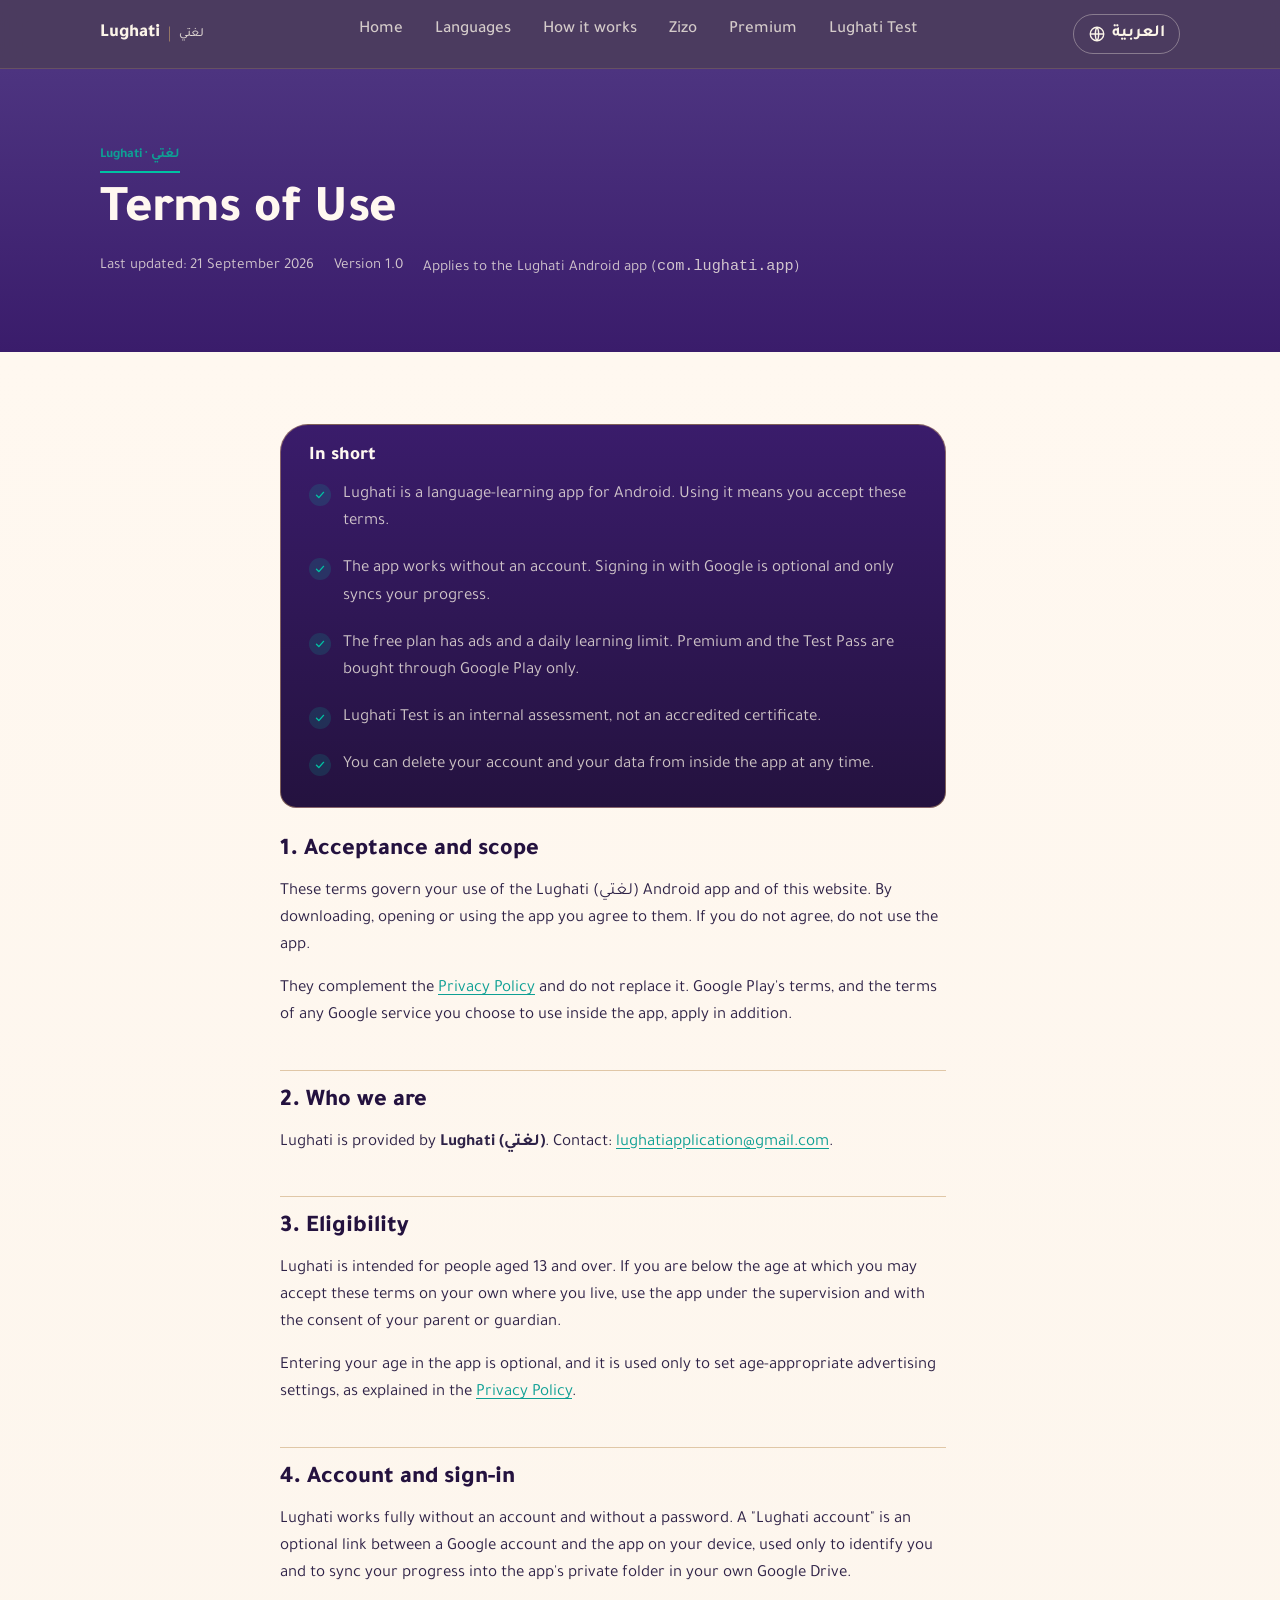
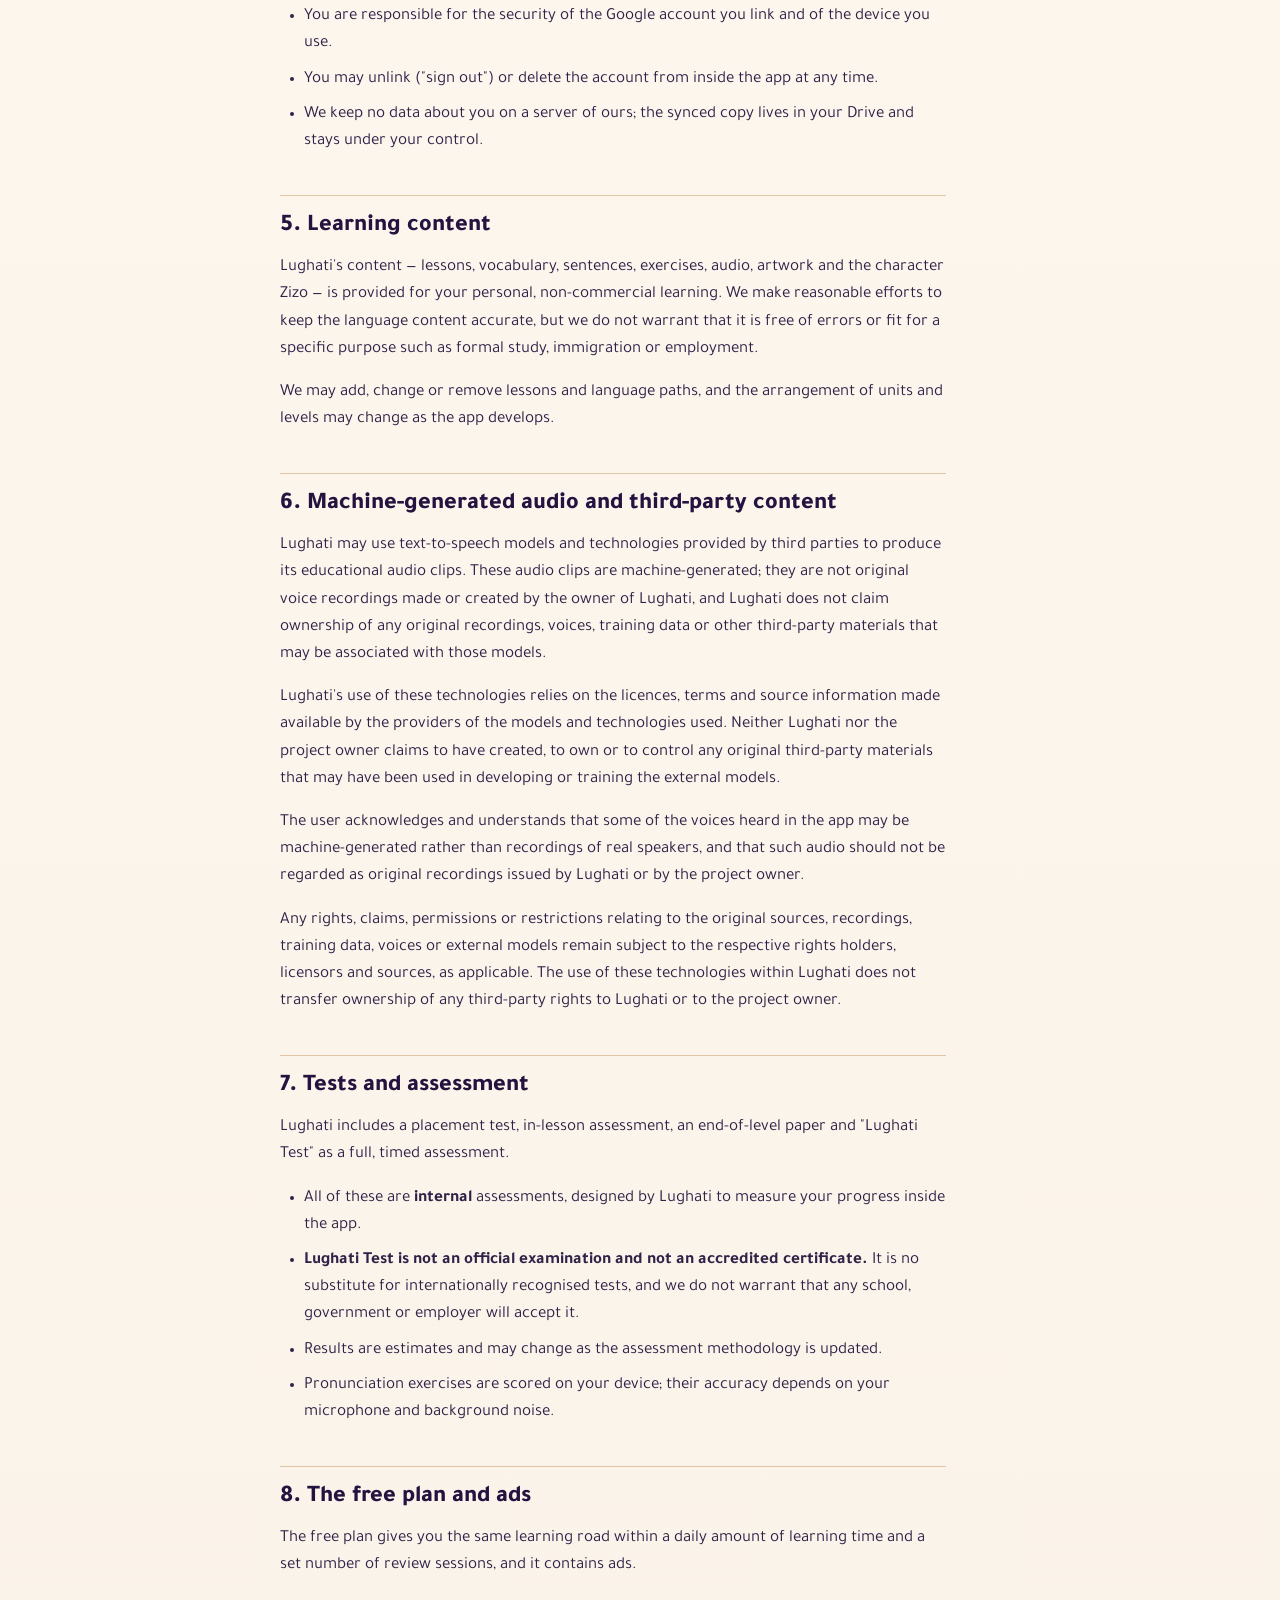
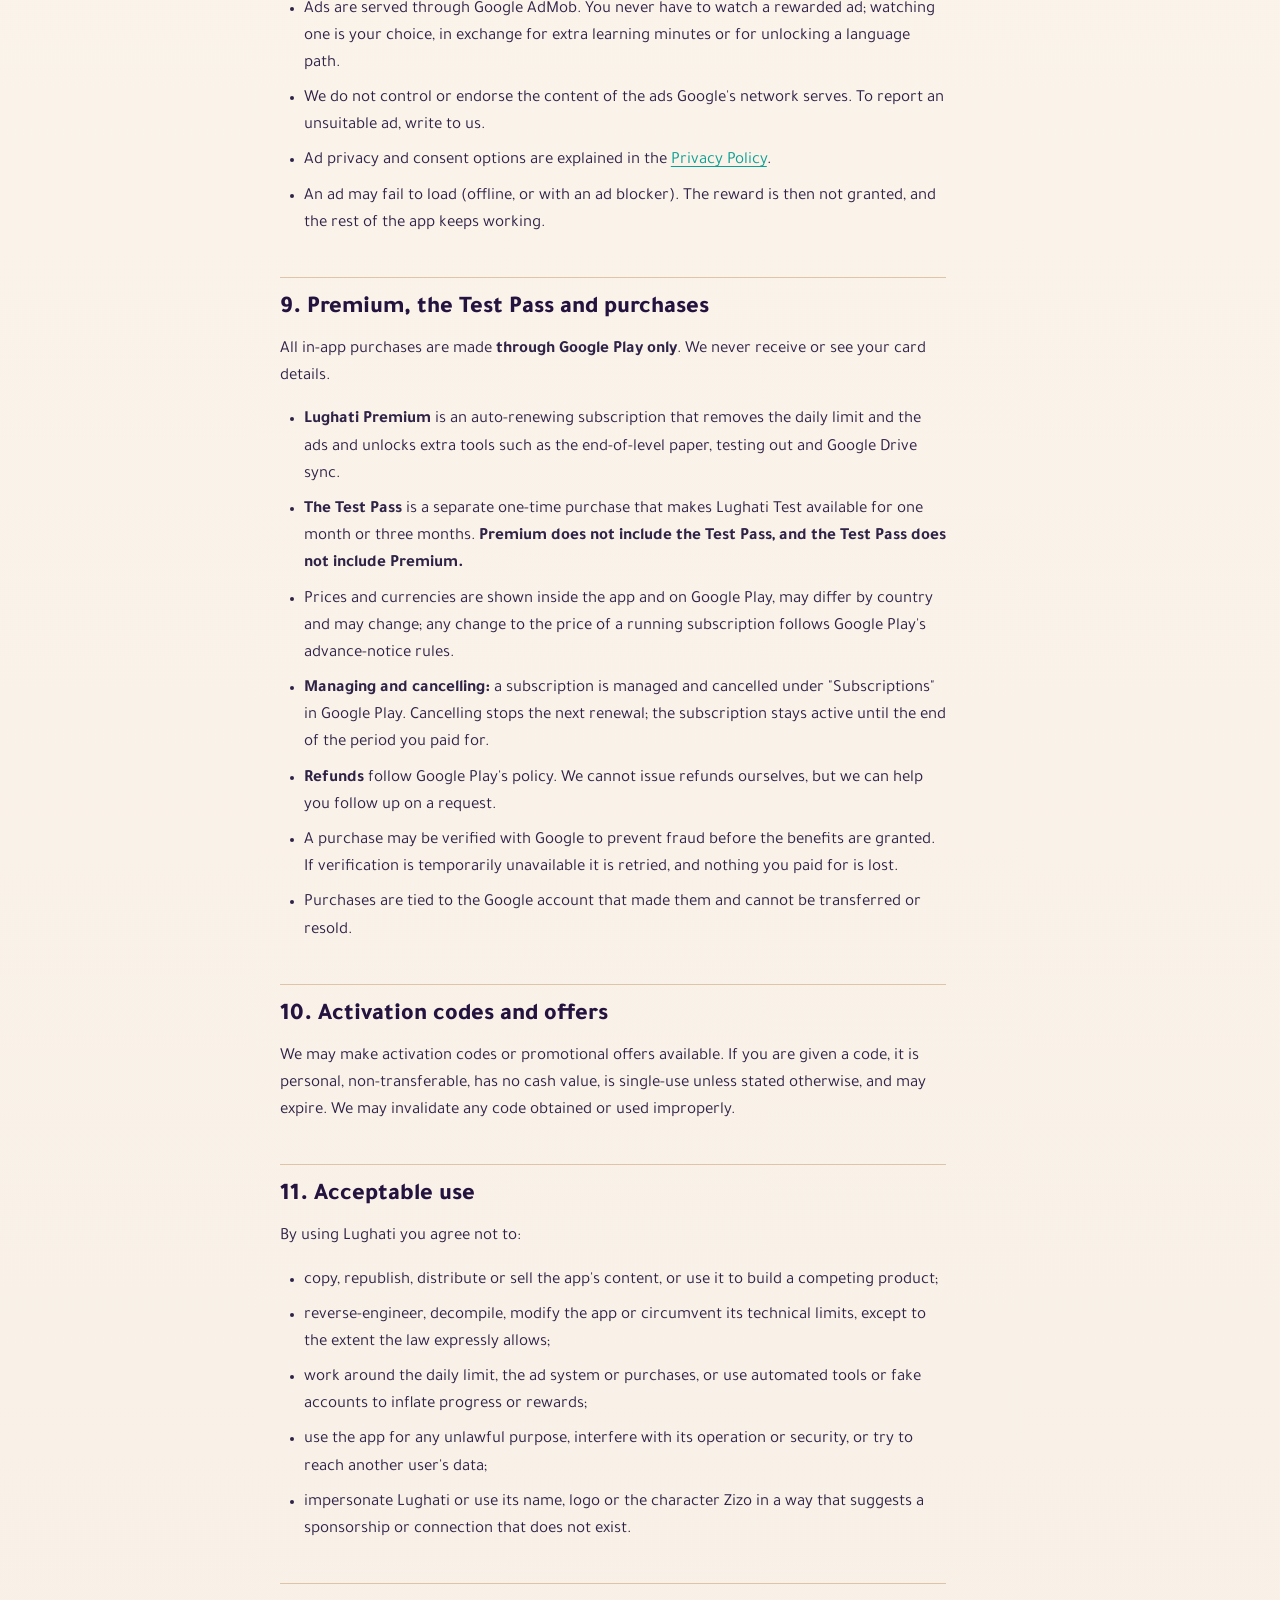
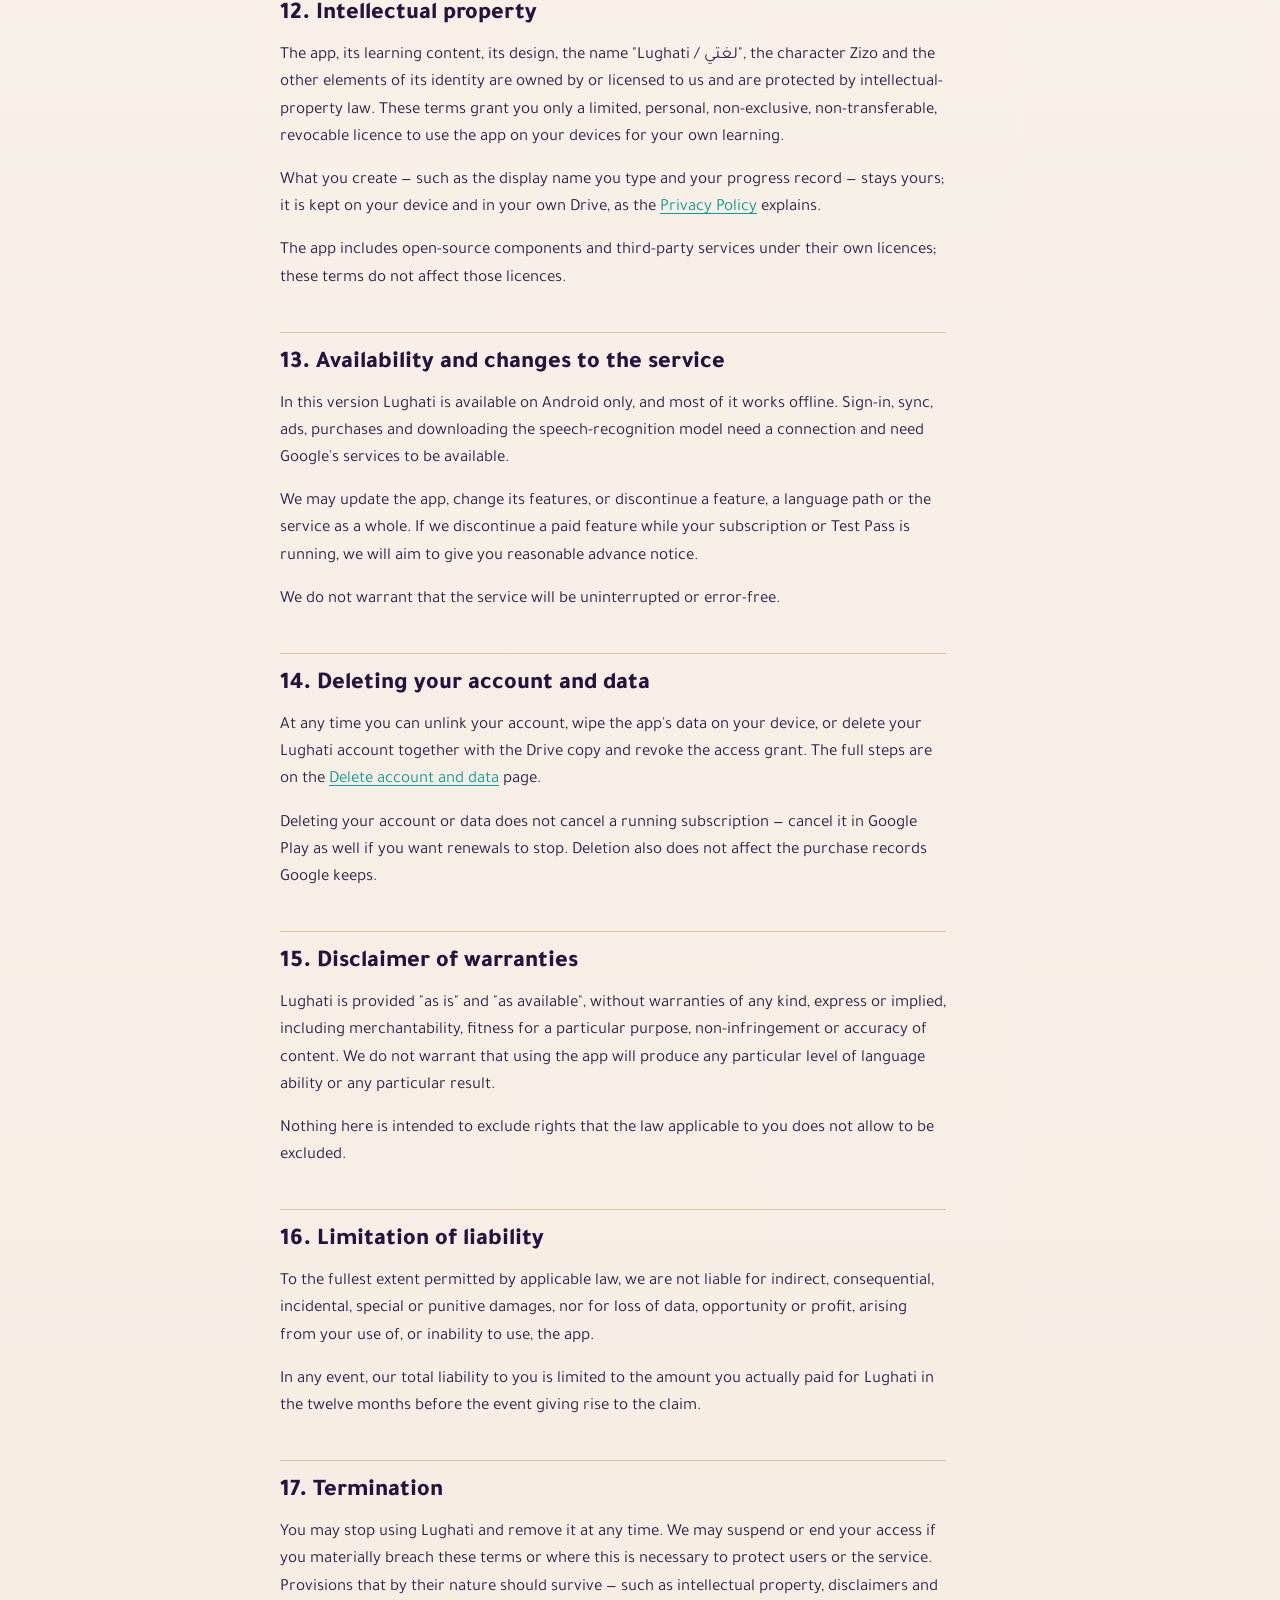
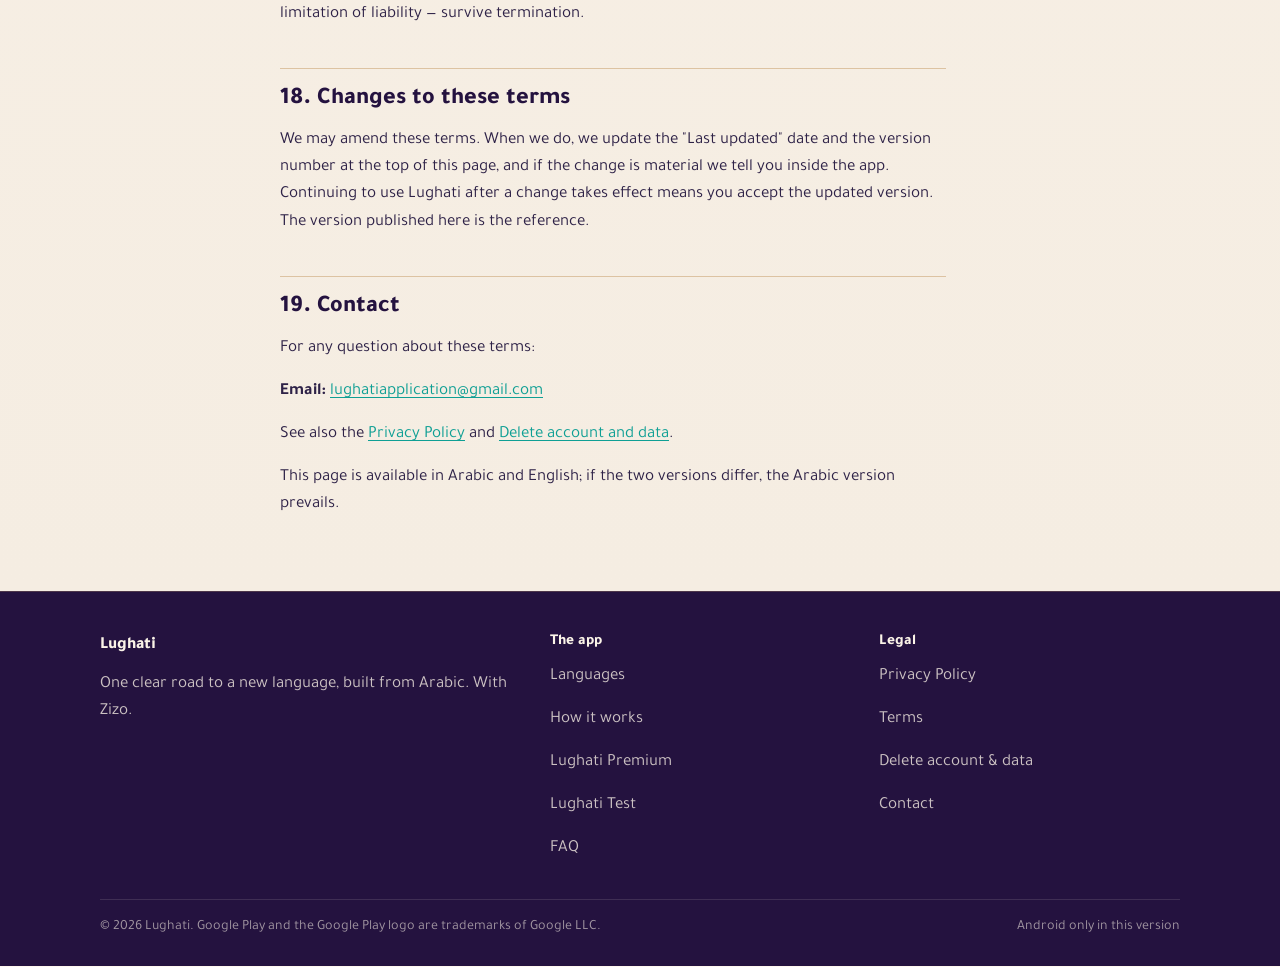
<file: terms.html>
<!DOCTYPE html>
<html lang="ar" dir="rtl" data-lang="ar" class="no-js">
<head>
<meta charset="utf-8">
<meta name="viewport" content="width=device-width, initial-scale=1">
<title data-ar="شروط الاستخدام — لغتي" data-en="Terms of Use — Lughati">شروط الاستخدام — لغتي</title>
<meta name="description" data-ar="شروط استخدام تطبيق لغتي: الحساب، المحتوى التعليمي، الإعلانات، بريميوم و Test Pass، والأصوات المولّدة آليًا." data-en="Lughati terms of use: account, learning content, ads, Premium and the Test Pass, and the machine-generated audio notice." content="شروط استخدام تطبيق لغتي: الحساب، المحتوى التعليمي، الإعلانات، بريميوم و Test Pass، والأصوات المولّدة آليًا.">
<meta property="og:type" content="article">
<meta property="og:title" content="شروط الاستخدام · Terms — Lughati">
<meta property="og:description" content="Lughati terms of use — version 1.0.">
<meta property="og:image" content="https://lughati-web.github.io/lughati-website/assets/images/og-feature-1024x500.png">
<meta property="og:image:width" content="1024">
<meta property="og:image:height" content="500">
<meta name="twitter:card" content="summary_large_image">
<meta name="theme-color" content="#3A1C6B">
<link rel="canonical" href="https://lughati-web.github.io/lughati-website/terms.html">
<link rel="icon" type="image/png" sizes="32x32" href="assets/images/icon-32.png?v=3">
<link rel="icon" type="image/png" sizes="192x192" href="assets/images/icon-192.png?v=3">
<link rel="apple-touch-icon" href="assets/images/icon-180.png?v=3">
<link rel="preconnect" href="https://fonts.googleapis.com">
<link rel="preconnect" href="https://fonts.gstatic.com" crossorigin>
<link href="https://fonts.googleapis.com/css2?family=Tajawal:wght@400;500;700;800&display=swap" rel="stylesheet">
<link rel="stylesheet" href="assets/css/lughati.css">
<script src="assets/js/site-config.js"></script>
</head>
<body>
<a class="skip-link" href="#main"><span data-lang="ar">تخطَّ إلى المحتوى</span><span data-lang="en">Skip to content</span></a>

<header class="site-header">
  <div class="container nav">
    <a class="brand" href="index.html">
      <span class="brand-word">
        <span data-lang="ar">لغتي</span><span data-lang="en">Lughati</span>
        <small data-lang="ar" lang="en">Lughati</small><small data-lang="en" lang="ar">لغتي</small>
      </span>
    </a>
    <nav aria-label="Main">
      <ul class="nav-links">
        <li><a href="index.html"><span data-lang="ar">الرئيسية</span><span data-lang="en">Home</span></a></li>
        <li><a href="languages.html"><span data-lang="ar">اللغات</span><span data-lang="en">Languages</span></a></li>
        <li><a href="how-it-works.html"><span data-lang="ar">كيف يعمل</span><span data-lang="en">How it works</span></a></li>
        <li><a href="zizo.html"><span data-lang="ar">زيزو</span><span data-lang="en">Zizo</span></a></li>
        <li><a href="premium.html"><span data-lang="ar">بريميوم</span><span data-lang="en">Premium</span></a></li>
        <li><a href="test.html"><span data-lang="ar">لغتي Test</span><span data-lang="en">Lughati Test</span></a></li>
      </ul>
    </nav>
    <div class="nav-tools">
      <button type="button" class="lang-switch" data-lang-switch aria-label="Switch to English" lang="en">
        <svg viewBox="0 0 24 24" aria-hidden="true"><circle cx="12" cy="12" r="9"/><path d="M3 12h18M12 3c3 3.5 3 14.5 0 18M12 3c-3 3.5-3 14.5 0 18"/></svg>
        <span data-lang-label>English</span>
      </button>
      <button type="button" class="nav-toggle" aria-expanded="false" aria-controls="nav-drawer" aria-label="Menu">
        <svg class="icon-menu" viewBox="0 0 24 24" aria-hidden="true"><path d="M4 7h16M4 12h16M4 17h16"/></svg>
        <svg class="icon-close" viewBox="0 0 24 24" aria-hidden="true"><path d="M6 6l12 12M18 6L6 18"/></svg>
      </button>
    </div>
  </div>
  <div id="nav-drawer" class="nav-drawer container">
    <ul>
      <li><a href="index.html"><span data-lang="ar">الرئيسية</span><span data-lang="en">Home</span></a></li>
      <li><a href="languages.html"><span data-lang="ar">اللغات</span><span data-lang="en">Languages</span></a></li>
      <li><a href="how-it-works.html"><span data-lang="ar">كيف يعمل</span><span data-lang="en">How it works</span></a></li>
      <li><a href="zizo.html"><span data-lang="ar">زيزو</span><span data-lang="en">Zizo</span></a></li>
      <li><a href="premium.html"><span data-lang="ar">بريميوم</span><span data-lang="en">Premium</span></a></li>
      <li><a href="test.html"><span data-lang="ar">لغتي Test</span><span data-lang="en">Lughati Test</span></a></li>
    </ul>
  </div>
</header>

<main id="main">

<!-- ======================================================= ARABIC ======================================================= -->
<article data-lang="ar" lang="ar" dir="rtl">
  <section class="doc-hero">
    <div class="container">
      <span class="eyebrow">لغتي · Lughati</span>
      <h1>شروط الاستخدام</h1>
      <div class="doc-meta">
        <span>آخر تحديث: 21 سبتمبر 2026</span>
        <span>الإصدار: 1.0</span>
        <span>ينطبق على تطبيق «لغتي» لنظام Android (<code dir="ltr">com.lughati.app</code>)</span>
      </div>
    </div>
  </section>

  <section class="doc section--cream">
    <div class="container container--narrow">
      <div class="doc-body">

        <div class="summary">
          <h2>الخلاصة</h2>
          <ul class="checks">
            <li>لغتي تطبيق لتعلّم اللغات على Android. استخدامك له يعني موافقتك على هذه الشروط.</li>
            <li>التطبيق يعمل بلا حساب. تسجيل الدخول بحساب Google اختياري ولمزامنة تقدّمك فقط.</li>
            <li>الخطة المجانية تحتوي على إعلانات وحدّ يومي للتعلّم. بريميوم و Test Pass يُشتريان عبر Google Play وحده.</li>
            <li>لغتي Test تقييم داخلي، وليس شهادة معتمدة.</li>
            <li>يمكنك حذف حسابك وبياناتك في أي وقت من داخل التطبيق.</li>
          </ul>
        </div>

        <h2 id="ar-accept">1. قبول الشروط ونطاقها</h2>
        <p>تنظّم هذه الشروط استخدامك تطبيق «لغتي» (Lughati) لنظام Android وهذا الموقع. بتنزيل التطبيق أو فتحه أو استخدامه، فأنت توافق على هذه الشروط. إن كنت لا توافق عليها، فلا تستخدم التطبيق.</p>
        <p>تكمّل هذه الشروط <a href="privacy-policy.html">سياسة الخصوصية</a> ولا تحلّ محلّها. وتنطبق إضافةً إليها شروط Google Play وشروط أي خدمة من خدمات Google تختار استخدامها داخل التطبيق.</p>

        <h2 id="ar-who">2. من نحن</h2>
        <p>لغتي تطبيق يقدّمه <strong>Lughati (لغتي)</strong>. للتواصل: <a href="mailto:lughatiapplication@gmail.com" data-contact-email>lughatiapplication@gmail.com</a>.</p>

        <h2 id="ar-eligibility">3. أهلية الاستخدام</h2>
        <p>لغتي موجَّه لمن بلغ 13 سنة فأكثر. إن كنت دون السنّ الذي يسمح لك ببلدك بالموافقة على هذه الشروط بنفسك، فاستخدم التطبيق بإشراف وليّ أمرك وبموافقته.</p>
        <p>إذا أدخلت عمرك في التطبيق فهو اختياري، ولا يُستخدم إلا لضبط إعدادات الإعلانات المناسبة للسنّ كما هو موضّح في <a href="privacy-policy.html">سياسة الخصوصية</a>.</p>

        <h2 id="ar-account">4. الحساب وتسجيل الدخول</h2>
        <p>لغتي يعمل كاملًا بلا حساب ولا كلمة مرور. «حساب Lughati» هو ربط اختياري لحساب Google بالتطبيق على جهازك، غرضه الوحيد التعريف بك ومزامنة تقدّمك إلى مساحة التطبيق الخاصة في Google Drive الخاص بك.</p>
        <ul>
          <li>أنت مسؤول عن أمان حساب Google الذي تربطه وعن الجهاز الذي تستخدمه.</li>
          <li>يمكنك فكّ الربط («تسجيل الخروج») أو حذف الحساب من داخل التطبيق في أي وقت.</li>
          <li>نحن لا نحتفظ ببياناتك على خادم لنا؛ نسخة المزامنة تُحفظ في Drive الخاص بك وتحت سيطرتك.</li>
        </ul>

        <h2 id="ar-content">5. المحتوى التعليمي</h2>
        <p>محتوى لغتي — الدروس والمفردات والجمل والتمارين والأصوات والرسوم وشخصية زيزو — مُقدَّم لغرض التعلّم الشخصي غير التجاري. نبذل جهدًا معقولًا لدقّة المحتوى اللغوي، لكننا لا نضمن خلوّه من الأخطاء ولا ملاءمته لغرض محدّد مثل الدراسة الرسمية أو الهجرة أو العمل.</p>
        <p>قد نضيف دروسًا أو لغاتٍ أو نعدّلها أو نزيلها، وقد تتغيّر ترتيبات الوحدات والمستويات مع تطوّر التطبيق.</p>

        <h2 id="audio">6. الأصوات المولّدة آليًا ومحتوى الأطراف الثالثة</h2>
        <p>قد تستخدم لغتي نماذج وتقنيات تحويل النص إلى كلام مقدمة من جهات خارجية لإنتاج المقاطع الصوتية التعليمية. هذه المقاطع الصوتية مولدة آليًا وليست تسجيلات صوتية أصلية قام مالك لغتي بتسجيلها أو إنشائها، ولا تدّعي لغتي ملكية أي تسجيلات أو أصوات أصلية أو بيانات تدريب أو مواد أخرى تابعة لأطراف ثالثة قد تكون مرتبطة بهذه النماذج.</p>
        <p>تعتمد لغتي في استخدام هذه التقنيات على التراخيص والشروط ومعلومات المصدر المتاحة من الجهات المقدمة للنماذج والتقنيات المستخدمة. ولا تدّعي لغتي أو مالك المشروع إنشاء أو امتلاك أو التحكم في أي مواد أصلية تابعة لأطراف ثالثة قد تكون قد استُخدمت في تطوير أو تدريب النماذج الخارجية.</p>
        <p>يقر المستخدم ويفهم أن بعض الأصوات التي يسمعها داخل التطبيق قد تكون مولدة آليًا وليست تسجيلات لمتحدثين حقيقيين، وأن هذه الأصوات لا ينبغي اعتبارها تسجيلات أصلية صادرة عن لغتي أو عن مالك المشروع.</p>
        <p>تظل أي حقوق أو مطالبات أو أذونات أو قيود تتعلق بالمصادر الأصلية أو التسجيلات أو بيانات التدريب أو الأصوات أو النماذج الخارجية خاضعة لأصحاب الحقوق والجهات المرخصة والمصادر المعنية، بحسب ما ينطبق. ولا يؤدي استخدام هذه التقنيات داخل لغتي إلى نقل ملكية أي حقوق تخص أطرافًا ثالثة إلى لغتي أو إلى مالك المشروع.</p>

        <h2 id="ar-assessment">7. الاختبارات والتقييم</h2>
        <p>يتضمّن لغتي اختبار تحديد مستوى، وتقييمات داخل الدروس، وورقة نهاية المستوى، و«لغتي Test» كتقييم شامل موقوت.</p>
        <ul>
          <li>كل هذه التقييمات <strong>داخلية</strong>، وضعها لغتي لقياس تقدّمك داخل التطبيق.</li>
          <li><strong>لغتي Test ليس امتحانًا رسميًا ولا شهادة معتمدة</strong>، ولا يصلح بديلًا عن الاختبارات المعترف بها دوليًا، ولا نضمن قبوله من أي جهة تعليمية أو حكومية أو صاحب عمل.</li>
          <li>النتائج تقديرية وقد تتغيّر مع تحديث منهجية التقييم.</li>
          <li>تمارين النطق تُقيَّم على جهازك، ودقّتها تتأثر بالميكروفون والضوضاء المحيطة.</li>
        </ul>

        <h2 id="ar-free">8. الخطة المجانية والإعلانات</h2>
        <p>الخطة المجانية تتيح الطريق التعليمي نفسه ضمن وقت تعلّم يومي وعدد محدّد من جلسات المراجعة، وتحتوي على إعلانات.</p>
        <ul>
          <li>تُعرض الإعلانات عبر Google AdMob. أنت لست مضطرًا إلى مشاهدة أي إعلان مكافأة؛ مشاهدته اختيار منك مقابل دقائق تعلّم إضافية أو فتح مسار لغوي.</li>
          <li>لا نتحكّم في محتوى الإعلانات التي تعرضها شبكة Google ولا نُقرّها. للإبلاغ عن إعلان غير ملائم راسلنا.</li>
          <li>خيارات خصوصية الإعلانات والموافقة موضّحة في <a href="privacy-policy.html">سياسة الخصوصية</a>.</li>
          <li>قد يتعذّر تحميل إعلان (مثلًا بلا اتصال أو مع حاجب إعلانات)؛ في هذه الحال لا تُمنح المكافأة، ويبقى بقيّة التطبيق يعمل.</li>
        </ul>

        <h2 id="ar-purchases">9. بريميوم و Test Pass والمشتريات</h2>
        <p>تتم كل عمليات الشراء داخل التطبيق <strong>عبر Google Play حصرًا</strong>. نحن لا نستلم بيانات بطاقتك ولا نراها.</p>
        <ul>
          <li><strong>لغتي بريميوم</strong> اشتراك متجدّد تلقائيًا يزيل الحدّ اليومي والإعلانات ويفتح أدوات إضافية مثل ورقة نهاية المستوى وتخطّي ما تتقنه ومزامنة Google Drive.</li>
          <li><strong>Test Pass</strong> شراء منفصل لمرة واحدة يتيح لغتي Test لمدة شهر أو ثلاثة أشهر. <strong>بريميوم لا يشمل Test Pass والعكس.</strong></li>
          <li>الأسعار والعملات تظهر داخل التطبيق وفي Google Play، وقد تختلف بحسب بلدك وقد تتغيّر؛ أي تغيير في سعر اشتراك قائم يخضع لإشعار Google Play المسبق.</li>
          <li><strong>الإدارة والإلغاء:</strong> يُدار الاشتراك ويُلغى من «الاشتراكات» في Google Play. الإلغاء يوقف التجديد التالي ويبقى الاشتراك فعّالًا إلى نهاية المدة المدفوعة.</li>
          <li><strong>الاسترداد</strong> يخضع لسياسة Google Play؛ لا نستطيع إصدار مبالغ مستردّة بأنفسنا، لكن يمكننا مساعدتك في تتبّع الطلب.</li>
          <li>قد يُتحقَّق من الشراء لدى Google لمنع الاحتيال قبل تفعيل المزايا؛ إن تعذّر التحقّق مؤقتًا يُعاد المحاولة ولا يُفقد ما دفعته.</li>
          <li>المشتريات مرتبطة بحساب Google الذي أتمّ الشراء، وغير قابلة للنقل أو البيع.</li>
        </ul>

        <h2 id="ar-codes">10. رموز التفعيل والعروض</h2>
        <p>قد نتيح رموز تفعيل أو عروضًا ترويجية. إن عُرض عليك رمز فهو شخصي وغير قابل للتحويل أو الاستبدال بنقد، ولمرة واحدة ما لم يُذكر غير ذلك، وقد تكون له مدة صلاحية. يجوز لنا إبطال أي رمز حُصل عليه أو استُخدم بطريقة غير مشروعة.</p>

        <h2 id="ar-acceptable">11. الاستخدام المقبول</h2>
        <p>باستخدامك لغتي، أنت توافق على ألّا:</p>
        <ul>
          <li>تنسخ محتوى التطبيق أو تعيد نشره أو توزّعه أو تبيعه أو تستخدمه لبناء منتج منافس.</li>
          <li>تعكس هندسة التطبيق أو تفكّه أو تعدّله أو تتجاوز قيوده التقنية، إلا بالقدر الذي يسمح به القانون صراحةً.</li>
          <li>تتحايل على الحدّ اليومي أو على نظام الإعلانات أو على المشتريات، أو تستخدم أدوات آلية أو حسابات وهمية لتضخيم التقدّم أو المكافآت.</li>
          <li>تستخدم التطبيق لغرض غير قانوني، أو تتدخّل في عمله أو أمانه، أو تحاول الوصول إلى بيانات مستخدم آخر.</li>
          <li>تنتحل صفة لغتي أو تستخدم اسمه أو شعاره أو شخصية زيزو بما يوحي برعاية أو ارتباط غير قائم.</li>
        </ul>

        <h2 id="ar-ip">12. الملكية الفكرية</h2>
        <p>التطبيق ومحتواه التعليمي وتصميمه واسم «لغتي / Lughati» وشخصية زيزو وسائر عناصر الهوية مملوكة لنا أو مرخّصة لنا، ومحمية بقوانين الملكية الفكرية. لا تُمنح لك بهذه الشروط إلا رخصة شخصية محدودة غير حصرية وغير قابلة للتحويل وقابلة للإلغاء لاستخدام التطبيق على أجهزتك لغرض تعلّمك الشخصي.</p>
        <p>يبقى ما تنشئه أنت — مثل اسم العرض الذي تكتبه وسجلّ تقدّمك — ملكًا لك، وهو محفوظ على جهازك وفي Drive الخاص بك كما تشرح <a href="privacy-policy.html">سياسة الخصوصية</a>.</p>
        <p>يتضمّن التطبيق مكوّنات مفتوحة المصدر وخدمات لأطراف ثالثة تخضع لتراخيصها الخاصة، ولا تؤثّر هذه الشروط في تلك التراخيص.</p>

        <h2 id="ar-availability">13. توفّر الخدمة والتغييرات عليها</h2>
        <p>لغتي متاح في هذا الإصدار على Android فقط، ومعظم وظائفه تعمل دون اتصال بالإنترنت. أما تسجيل الدخول والمزامنة والإعلانات والمشتريات وتنزيل نماذج التعرّف على الكلام فتحتاج إلى اتصال وإلى توافر خدمات Google.</p>
        <p>قد نحدّث التطبيق أو نغيّر مزاياه أو نوقف ميزة أو مسارًا لغويًا أو الخدمة كلّها. إن أوقفنا ميزة مدفوعة أثناء سريان اشتراكك أو Test Pass لديك، فسنسعى إلى إشعارك مسبقًا بوقت معقول.</p>
        <p>لا نضمن توافر الخدمة بلا انقطاع ولا خلوّها من الأخطاء.</p>

        <h2 id="ar-delete">14. حذف الحساب والبيانات</h2>
        <p>يمكنك في أي وقت فكّ ربط حسابك، أو مسح بيانات التطبيق على جهازك، أو حذف حساب Lughati كاملًا مع نسخة Drive وإلغاء إذن الوصول. الخطوات كاملة في صفحة <a href="delete-account.html">حذف الحساب والبيانات</a>.</p>
        <p>حذف الحساب أو البيانات لا يُلغي اشتراكًا قائمًا؛ ألغِ الاشتراك من Google Play أيضًا إن أردت إيقاف التجديد. ولا يؤثّر الحذف في سجلّات الشراء التي تحتفظ بها Google.</p>

        <h2 id="ar-disclaimer">15. إخلاء الضمانات</h2>
        <p>يُقدَّم لغتي «كما هو» و«بحسب توافره»، دون ضمانات من أي نوع، صريحة أو ضمنية، بما فيها ضمانات الرواج التجاري أو الملاءمة لغرض معيّن أو عدم الانتهاك أو دقّة المحتوى. لا نضمن أن استخدام التطبيق سيحقّق مستوى لغويًا معيّنًا أو نتيجة معيّنة.</p>
        <p>لا يُقصد بأي شيء هنا استبعاد حقوق لا يجيز القانون المعمول به لديك استبعادها.</p>

        <h2 id="ar-liability">16. حدود المسؤولية</h2>
        <p>إلى أقصى حدّ يسمح به القانون المعمول به، لا نتحمّل المسؤولية عن أي أضرار غير مباشرة أو تبعية أو عرضية أو خاصة أو تأديبية، ولا عن فقد بيانات أو فرصة أو ربح، ناشئة عن استخدامك التطبيق أو عدم قدرتك على استخدامه.</p>
        <p>وفي كل الأحوال، تقتصر مسؤوليتنا الإجمالية تجاهك على المبلغ الذي دفعته فعليًا مقابل لغتي خلال الاثني عشر شهرًا السابقة للحدث موضوع المطالبة.</p>

        <h2 id="ar-termination">17. إنهاء الاستخدام</h2>
        <p>يمكنك التوقّف عن استخدام لغتي وإزالته في أي وقت. ويجوز لنا تعليق وصولك أو إنهاؤه إذا خالفت هذه الشروط مخالفة جوهرية أو إذا لزم ذلك لحماية المستخدمين أو الخدمة. وتبقى بعد الإنهاء الأحكامُ التي يقتضي طبيعتها البقاء، مثل الملكية الفكرية وإخلاء الضمانات وحدود المسؤولية.</p>

        <h2 id="ar-changes">18. التعديلات على هذه الشروط</h2>
        <p>قد نعدّل هذه الشروط. عند التعديل نحدّث تاريخ «آخر تحديث» ورقم الإصدار أعلى هذه الصفحة، وإذا كان التغيير جوهريًا نُعلمك داخل التطبيق. استمرارك في استخدام لغتي بعد سريان التعديل يعني قبولك النسخة المحدّثة. النسخة المنشورة هنا هي المرجع.</p>

        <h2 id="ar-contact">19. التواصل</h2>
        <p>لأي سؤال عن هذه الشروط:</p>
        <p><strong>البريد الإلكتروني:</strong> <a href="mailto:lughatiapplication@gmail.com" data-contact-email>lughatiapplication@gmail.com</a></p>
        <p>راجع أيضًا <a href="privacy-policy.html">سياسة الخصوصية</a> و<a href="delete-account.html">حذف الحساب والبيانات</a>.</p>
        <p>هذه الصفحة متاحة بالعربية والإنجليزية؛ عند أي اختلاف بين النسختين تُعتمد النسخة العربية.</p>

      </div>
    </div>
  </section>
</article>

<!-- ======================================================= ENGLISH ======================================================= -->
<article data-lang="en" lang="en" dir="ltr">
  <section class="doc-hero">
    <div class="container">
      <span class="eyebrow">Lughati · لغتي</span>
      <h1>Terms of Use</h1>
      <div class="doc-meta">
        <span>Last updated: 21 September 2026</span>
        <span>Version 1.0</span>
        <span>Applies to the Lughati Android app (<code>com.lughati.app</code>)</span>
      </div>
    </div>
  </section>

  <section class="doc section--cream">
    <div class="container container--narrow">
      <div class="doc-body">

        <div class="summary">
          <h2>In short</h2>
          <ul class="checks">
            <li>Lughati is a language-learning app for Android. Using it means you accept these terms.</li>
            <li>The app works without an account. Signing in with Google is optional and only syncs your progress.</li>
            <li>The free plan has ads and a daily learning limit. Premium and the Test Pass are bought through Google Play only.</li>
            <li>Lughati Test is an internal assessment, not an accredited certificate.</li>
            <li>You can delete your account and your data from inside the app at any time.</li>
          </ul>
        </div>

        <h2 id="en-accept">1. Acceptance and scope</h2>
        <p>These terms govern your use of the Lughati (لغتي) Android app and of this website. By downloading, opening or using the app you agree to them. If you do not agree, do not use the app.</p>
        <p>They complement the <a href="privacy-policy.html">Privacy Policy</a> and do not replace it. Google Play's terms, and the terms of any Google service you choose to use inside the app, apply in addition.</p>

        <h2 id="en-who">2. Who we are</h2>
        <p>Lughati is provided by <strong>Lughati (لغتي)</strong>. Contact: <a href="mailto:lughatiapplication@gmail.com" data-contact-email>lughatiapplication@gmail.com</a>.</p>

        <h2 id="en-eligibility">3. Eligibility</h2>
        <p>Lughati is intended for people aged 13 and over. If you are below the age at which you may accept these terms on your own where you live, use the app under the supervision and with the consent of your parent or guardian.</p>
        <p>Entering your age in the app is optional, and it is used only to set age-appropriate advertising settings, as explained in the <a href="privacy-policy.html">Privacy Policy</a>.</p>

        <h2 id="en-account">4. Account and sign-in</h2>
        <p>Lughati works fully without an account and without a password. A "Lughati account" is an optional link between a Google account and the app on your device, used only to identify you and to sync your progress into the app's private folder in your own Google Drive.</p>
        <ul>
          <li>You are responsible for the security of the Google account you link and of the device you use.</li>
          <li>You may unlink ("sign out") or delete the account from inside the app at any time.</li>
          <li>We keep no data about you on a server of ours; the synced copy lives in your Drive and stays under your control.</li>
        </ul>

        <h2 id="en-content">5. Learning content</h2>
        <p>Lughati's content — lessons, vocabulary, sentences, exercises, audio, artwork and the character Zizo — is provided for your personal, non-commercial learning. We make reasonable efforts to keep the language content accurate, but we do not warrant that it is free of errors or fit for a specific purpose such as formal study, immigration or employment.</p>
        <p>We may add, change or remove lessons and language paths, and the arrangement of units and levels may change as the app develops.</p>

        <h2 id="audio-en">6. Machine-generated audio and third-party content</h2>
        <p>Lughati may use text-to-speech models and technologies provided by third parties to produce its educational audio clips. These audio clips are machine-generated; they are not original voice recordings made or created by the owner of Lughati, and Lughati does not claim ownership of any original recordings, voices, training data or other third-party materials that may be associated with those models.</p>
        <p>Lughati's use of these technologies relies on the licences, terms and source information made available by the providers of the models and technologies used. Neither Lughati nor the project owner claims to have created, to own or to control any original third-party materials that may have been used in developing or training the external models.</p>
        <p>The user acknowledges and understands that some of the voices heard in the app may be machine-generated rather than recordings of real speakers, and that such audio should not be regarded as original recordings issued by Lughati or by the project owner.</p>
        <p>Any rights, claims, permissions or restrictions relating to the original sources, recordings, training data, voices or external models remain subject to the respective rights holders, licensors and sources, as applicable. The use of these technologies within Lughati does not transfer ownership of any third-party rights to Lughati or to the project owner.</p>

        <h2 id="en-assessment">7. Tests and assessment</h2>
        <p>Lughati includes a placement test, in-lesson assessment, an end-of-level paper and "Lughati Test" as a full, timed assessment.</p>
        <ul>
          <li>All of these are <strong>internal</strong> assessments, designed by Lughati to measure your progress inside the app.</li>
          <li><strong>Lughati Test is not an official examination and not an accredited certificate.</strong> It is no substitute for internationally recognised tests, and we do not warrant that any school, government or employer will accept it.</li>
          <li>Results are estimates and may change as the assessment methodology is updated.</li>
          <li>Pronunciation exercises are scored on your device; their accuracy depends on your microphone and background noise.</li>
        </ul>

        <h2 id="en-free">8. The free plan and ads</h2>
        <p>The free plan gives you the same learning road within a daily amount of learning time and a set number of review sessions, and it contains ads.</p>
        <ul>
          <li>Ads are served through Google AdMob. You never have to watch a rewarded ad; watching one is your choice, in exchange for extra learning minutes or for unlocking a language path.</li>
          <li>We do not control or endorse the content of the ads Google's network serves. To report an unsuitable ad, write to us.</li>
          <li>Ad privacy and consent options are explained in the <a href="privacy-policy.html">Privacy Policy</a>.</li>
          <li>An ad may fail to load (offline, or with an ad blocker). The reward is then not granted, and the rest of the app keeps working.</li>
        </ul>

        <h2 id="en-purchases">9. Premium, the Test Pass and purchases</h2>
        <p>All in-app purchases are made <strong>through Google Play only</strong>. We never receive or see your card details.</p>
        <ul>
          <li><strong>Lughati Premium</strong> is an auto-renewing subscription that removes the daily limit and the ads and unlocks extra tools such as the end-of-level paper, testing out and Google Drive sync.</li>
          <li><strong>The Test Pass</strong> is a separate one-time purchase that makes Lughati Test available for one month or three months. <strong>Premium does not include the Test Pass, and the Test Pass does not include Premium.</strong></li>
          <li>Prices and currencies are shown inside the app and on Google Play, may differ by country and may change; any change to the price of a running subscription follows Google Play's advance-notice rules.</li>
          <li><strong>Managing and cancelling:</strong> a subscription is managed and cancelled under "Subscriptions" in Google Play. Cancelling stops the next renewal; the subscription stays active until the end of the period you paid for.</li>
          <li><strong>Refunds</strong> follow Google Play's policy. We cannot issue refunds ourselves, but we can help you follow up on a request.</li>
          <li>A purchase may be verified with Google to prevent fraud before the benefits are granted. If verification is temporarily unavailable it is retried, and nothing you paid for is lost.</li>
          <li>Purchases are tied to the Google account that made them and cannot be transferred or resold.</li>
        </ul>

        <h2 id="en-codes">10. Activation codes and offers</h2>
        <p>We may make activation codes or promotional offers available. If you are given a code, it is personal, non-transferable, has no cash value, is single-use unless stated otherwise, and may expire. We may invalidate any code obtained or used improperly.</p>

        <h2 id="en-acceptable">11. Acceptable use</h2>
        <p>By using Lughati you agree not to:</p>
        <ul>
          <li>copy, republish, distribute or sell the app's content, or use it to build a competing product;</li>
          <li>reverse-engineer, decompile, modify the app or circumvent its technical limits, except to the extent the law expressly allows;</li>
          <li>work around the daily limit, the ad system or purchases, or use automated tools or fake accounts to inflate progress or rewards;</li>
          <li>use the app for any unlawful purpose, interfere with its operation or security, or try to reach another user's data;</li>
          <li>impersonate Lughati or use its name, logo or the character Zizo in a way that suggests a sponsorship or connection that does not exist.</li>
        </ul>

        <h2 id="en-ip">12. Intellectual property</h2>
        <p>The app, its learning content, its design, the name "Lughati / لغتي", the character Zizo and the other elements of its identity are owned by or licensed to us and are protected by intellectual-property law. These terms grant you only a limited, personal, non-exclusive, non-transferable, revocable licence to use the app on your devices for your own learning.</p>
        <p>What you create — such as the display name you type and your progress record — stays yours; it is kept on your device and in your own Drive, as the <a href="privacy-policy.html">Privacy Policy</a> explains.</p>
        <p>The app includes open-source components and third-party services under their own licences; these terms do not affect those licences.</p>

        <h2 id="en-availability">13. Availability and changes to the service</h2>
        <p>In this version Lughati is available on Android only, and most of it works offline. Sign-in, sync, ads, purchases and downloading the speech-recognition model need a connection and need Google's services to be available.</p>
        <p>We may update the app, change its features, or discontinue a feature, a language path or the service as a whole. If we discontinue a paid feature while your subscription or Test Pass is running, we will aim to give you reasonable advance notice.</p>
        <p>We do not warrant that the service will be uninterrupted or error-free.</p>

        <h2 id="en-delete">14. Deleting your account and data</h2>
        <p>At any time you can unlink your account, wipe the app's data on your device, or delete your Lughati account together with the Drive copy and revoke the access grant. The full steps are on the <a href="delete-account.html">Delete account and data</a> page.</p>
        <p>Deleting your account or data does not cancel a running subscription — cancel it in Google Play as well if you want renewals to stop. Deletion also does not affect the purchase records Google keeps.</p>

        <h2 id="en-disclaimer">15. Disclaimer of warranties</h2>
        <p>Lughati is provided "as is" and "as available", without warranties of any kind, express or implied, including merchantability, fitness for a particular purpose, non-infringement or accuracy of content. We do not warrant that using the app will produce any particular level of language ability or any particular result.</p>
        <p>Nothing here is intended to exclude rights that the law applicable to you does not allow to be excluded.</p>

        <h2 id="en-liability">16. Limitation of liability</h2>
        <p>To the fullest extent permitted by applicable law, we are not liable for indirect, consequential, incidental, special or punitive damages, nor for loss of data, opportunity or profit, arising from your use of, or inability to use, the app.</p>
        <p>In any event, our total liability to you is limited to the amount you actually paid for Lughati in the twelve months before the event giving rise to the claim.</p>

        <h2 id="en-termination">17. Termination</h2>
        <p>You may stop using Lughati and remove it at any time. We may suspend or end your access if you materially breach these terms or where this is necessary to protect users or the service. Provisions that by their nature should survive — such as intellectual property, disclaimers and limitation of liability — survive termination.</p>

        <h2 id="en-changes">18. Changes to these terms</h2>
        <p>We may amend these terms. When we do, we update the "Last updated" date and the version number at the top of this page, and if the change is material we tell you inside the app. Continuing to use Lughati after a change takes effect means you accept the updated version. The version published here is the reference.</p>

        <h2 id="en-contact">19. Contact</h2>
        <p>For any question about these terms:</p>
        <p><strong>Email:</strong> <a href="mailto:lughatiapplication@gmail.com" data-contact-email>lughatiapplication@gmail.com</a></p>
        <p>See also the <a href="privacy-policy.html">Privacy Policy</a> and <a href="delete-account.html">Delete account and data</a>.</p>
        <p>This page is available in Arabic and English; if the two versions differ, the Arabic version prevails.</p>

      </div>
    </div>
  </section>
</article>

</main>

<footer class="site-footer">
  <div class="container">
    <div class="footer-grid">
      <div>
        <div class="footer-brand"><span><span data-lang="ar">لغتي</span><span data-lang="en">Lughati</span></span></div>
        <p data-lang="ar">طريق واحد واضح لتعلّم لغة جديدة من العربية. وزيزو معك.</p>
        <p data-lang="en">One clear road to a new language, built from Arabic. With Zizo.</p>
      </div>
      <div>
        <h4><span data-lang="ar">التطبيق</span><span data-lang="en">The app</span></h4>
        <ul>
          <li><a href="languages.html"><span data-lang="ar">اللغات</span><span data-lang="en">Languages</span></a></li>
          <li><a href="how-it-works.html"><span data-lang="ar">كيف يعمل</span><span data-lang="en">How it works</span></a></li>
          <li><a href="premium.html"><span data-lang="ar">لغتي بريميوم</span><span data-lang="en">Lughati Premium</span></a></li>
          <li><a href="test.html"><span data-lang="ar">لغتي Test</span><span data-lang="en">Lughati Test</span></a></li>
          <li><a href="faq.html"><span data-lang="ar">الأسئلة الشائعة</span><span data-lang="en">FAQ</span></a></li>
        </ul>
      </div>
      <div>
        <h4><span data-lang="ar">قانوني</span><span data-lang="en">Legal</span></h4>
        <ul>
          <li><a href="privacy-policy.html"><span data-lang="ar">سياسة الخصوصية</span><span data-lang="en">Privacy Policy</span></a></li>
          <li><a href="terms.html" aria-current="page"><span data-lang="ar">الشروط</span><span data-lang="en">Terms</span></a></li>
          <li><a href="delete-account.html"><span data-lang="ar">حذف الحساب والبيانات</span><span data-lang="en">Delete account &amp; data</span></a></li>
          <li><a href="contact.html"><span data-lang="ar">التواصل</span><span data-lang="en">Contact</span></a></li>
        </ul>
      </div>
    </div>
    <div class="footer-bottom">
      <span data-lang="ar">© 2026 لغتي. Google Play وشعاره علامتان تجاريتان لشركة Google LLC.</span>
      <span data-lang="en">© 2026 Lughati. Google Play and the Google Play logo are trademarks of Google LLC.</span>
      <span><span data-lang="ar">Android فقط في هذا الإصدار</span><span data-lang="en">Android only in this version</span></span>
    </div>
  </div>
</footer>

<script src="assets/js/lughati.js"></script>
</body>
</html>
</file>
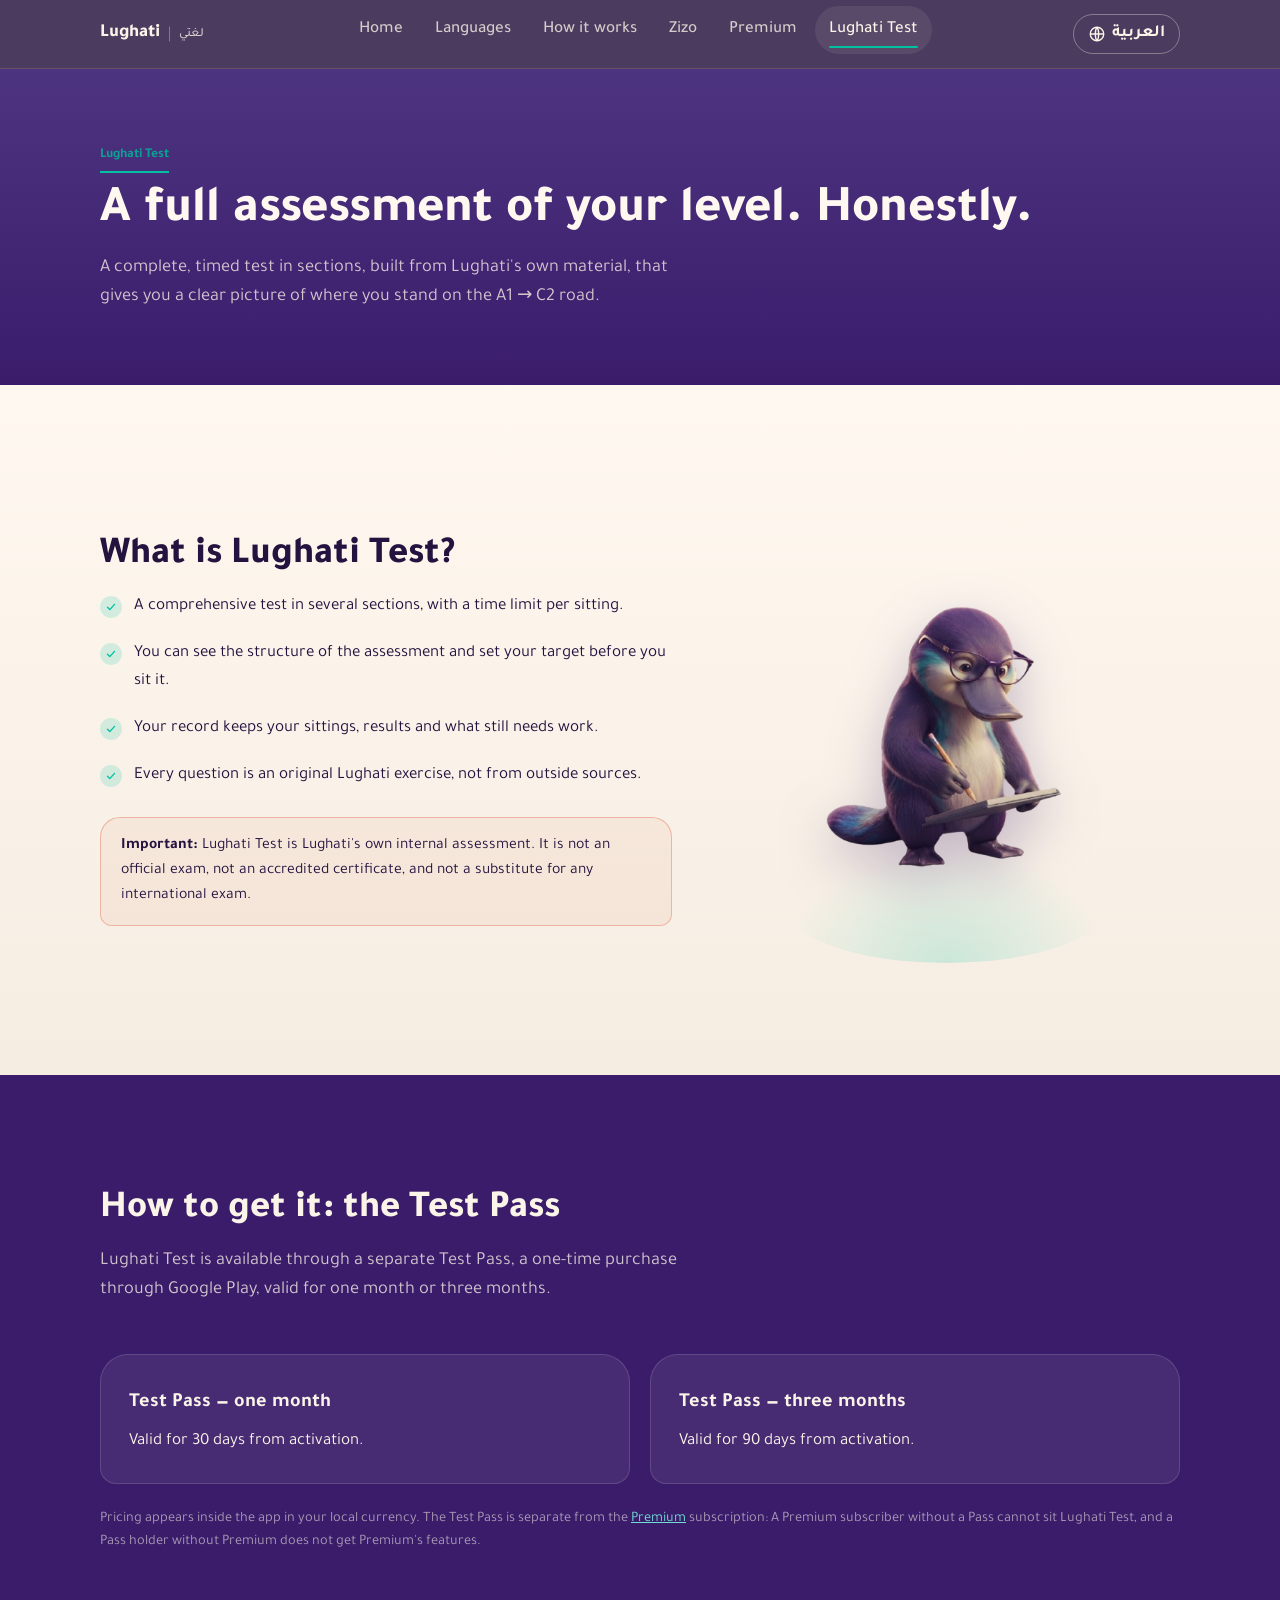
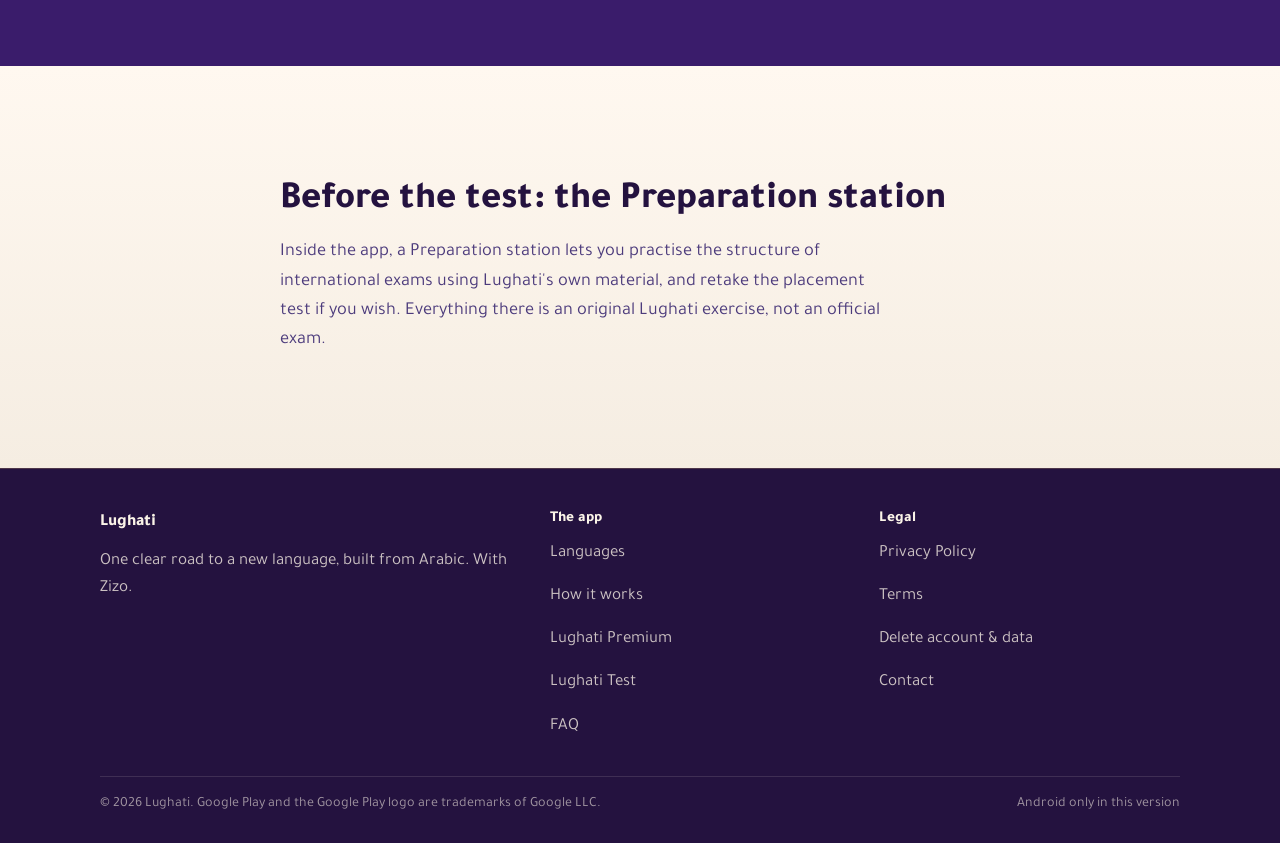
<file: test.html>
<!DOCTYPE html>
<html lang="ar" dir="rtl" data-lang="ar" class="no-js">
<head>
<meta charset="utf-8">
<meta name="viewport" content="width=device-width, initial-scale=1">
<title data-ar="لغتي Test" data-en="Lughati Test">لغتي Test</title>
<meta name="description" data-ar="لغتي Test: تقييم شامل لمستواك بأقسام وبوقت محدّد، عبر Test Pass منفصل. تقييم داخلي، ليس شهادة." data-en="Lughati Test: a full, timed assessment of your level in sections, through a separate Test Pass. An internal assessment, not a certificate." content="لغتي Test: تقييم شامل لمستواك بأقسام وبوقت محدّد، عبر Test Pass منفصل. تقييم داخلي، ليس شهادة.">
<meta property="og:type" content="website">
<meta property="og:title" content="لغتي Test · Lughati Test">
<meta property="og:description" content="A full, honest assessment of your level. Not a certificate.">
<meta property="og:image" content="https://lughati-web.github.io/lughati-website/assets/images/og-feature-1024x500.png">
<meta property="og:image:width" content="1024">
<meta property="og:image:height" content="500">
<meta name="twitter:card" content="summary_large_image">
<meta name="theme-color" content="#3A1C6B">
<link rel="canonical" href="https://lughati-web.github.io/lughati-website/test.html">
<link rel="icon" type="image/png" sizes="32x32" href="assets/images/icon-32.png?v=3">
<link rel="icon" type="image/png" sizes="192x192" href="assets/images/icon-192.png?v=3">
<link rel="apple-touch-icon" href="assets/images/icon-180.png?v=3">
<link rel="preconnect" href="https://fonts.googleapis.com">
<link rel="preconnect" href="https://fonts.gstatic.com" crossorigin>
<link href="https://fonts.googleapis.com/css2?family=Tajawal:wght@400;500;700;800&display=swap" rel="stylesheet">
<link rel="stylesheet" href="assets/css/lughati.css">
<script src="assets/js/site-config.js"></script>
</head>
<body>
<a class="skip-link" href="#main"><span data-lang="ar">تخطَّ إلى المحتوى</span><span data-lang="en">Skip to content</span></a>

<header class="site-header">
  <div class="container nav">
    <a class="brand" href="index.html">
      <span class="brand-word">
        <span data-lang="ar">لغتي</span><span data-lang="en">Lughati</span>
        <small data-lang="ar" lang="en">Lughati</small><small data-lang="en" lang="ar">لغتي</small>
      </span>
    </a>
    <nav aria-label="Main">
      <ul class="nav-links">
        <li><a href="index.html"><span data-lang="ar">الرئيسية</span><span data-lang="en">Home</span></a></li>
        <li><a href="languages.html"><span data-lang="ar">اللغات</span><span data-lang="en">Languages</span></a></li>
        <li><a href="how-it-works.html"><span data-lang="ar">كيف يعمل</span><span data-lang="en">How it works</span></a></li>
        <li><a href="zizo.html"><span data-lang="ar">زيزو</span><span data-lang="en">Zizo</span></a></li>
        <li><a href="premium.html"><span data-lang="ar">بريميوم</span><span data-lang="en">Premium</span></a></li>
        <li><a href="test.html" aria-current="page"><span data-lang="ar">لغتي Test</span><span data-lang="en">Lughati Test</span></a></li>
      </ul>
    </nav>
    <div class="nav-tools">
      <button type="button" class="lang-switch" data-lang-switch aria-label="Switch to English" lang="en">
        <svg viewBox="0 0 24 24" aria-hidden="true"><circle cx="12" cy="12" r="9"/><path d="M3 12h18M12 3c3 3.5 3 14.5 0 18M12 3c-3 3.5-3 14.5 0 18"/></svg>
        <span data-lang-label>English</span>
      </button>
      <button type="button" class="nav-toggle" aria-expanded="false" aria-controls="nav-drawer" aria-label="Menu">
        <svg class="icon-menu" viewBox="0 0 24 24" aria-hidden="true"><path d="M4 7h16M4 12h16M4 17h16"/></svg>
        <svg class="icon-close" viewBox="0 0 24 24" aria-hidden="true"><path d="M6 6l12 12M18 6L6 18"/></svg>
      </button>
    </div>
  </div>
  <div id="nav-drawer" class="nav-drawer container">
    <ul>
      <li><a href="index.html"><span data-lang="ar">الرئيسية</span><span data-lang="en">Home</span></a></li>
      <li><a href="languages.html"><span data-lang="ar">اللغات</span><span data-lang="en">Languages</span></a></li>
      <li><a href="how-it-works.html"><span data-lang="ar">كيف يعمل</span><span data-lang="en">How it works</span></a></li>
      <li><a href="zizo.html"><span data-lang="ar">زيزو</span><span data-lang="en">Zizo</span></a></li>
      <li><a href="premium.html"><span data-lang="ar">بريميوم</span><span data-lang="en">Premium</span></a></li>
      <li><a href="test.html" aria-current="page"><span data-lang="ar">لغتي Test</span><span data-lang="en">Lughati Test</span></a></li>
    </ul>
  </div>
</header>

<main id="main">

<section class="doc-hero">
  <div class="container">
    <span class="eyebrow"><span data-lang="ar">لغتي Test</span><span data-lang="en">Lughati Test</span></span>
    <h1><span data-lang="ar">تقييم شامل لمستواك. بصدق.</span><span data-lang="en">A full assessment of your level. Honestly.</span></h1>
    <p class="lede"><span data-lang="ar">اختبار كامل بأقسام وبوقت محدّد، مبني من محتوى لغتي نفسه، يعطيك صورة واضحة عن موضعك على طريق A1 → C2.</span><span data-lang="en">A complete, timed test in sections, built from Lughati's own material, that gives you a clear picture of where you stand on the A1 → C2 road.</span></p>
  </div>
</section>

<section class="section section--cream" aria-labelledby="test-what">
  <div class="container">
    <div class="split">
      <div class="reveal">
        <h2 id="test-what"><span data-lang="ar">ما هو لغتي Test؟</span><span data-lang="en">What is Lughati Test?</span></h2>
        <ul class="checks">
          <li><span data-lang="ar">اختبار شامل بأقسام متعدّدة وبوقت محدّد لكل جلسة.</span><span data-lang="en">A comprehensive test in several sections, with a time limit per sitting.</span></li>
          <li><span data-lang="ar">يمكنك رؤية بنية التقييم وتحديد هدفك قبل أن تجلس له.</span><span data-lang="en">You can see the structure of the assessment and set your target before you sit it.</span></li>
          <li><span data-lang="ar">سجلّك يحفظ جلساتك ونتائجك وما يحتاج إلى عمل.</span><span data-lang="en">Your record keeps your sittings, results and what still needs work.</span></li>
          <li><span data-lang="ar">كل سؤال تمرين أصلي من لغتي، لا من مصادر خارجية.</span><span data-lang="en">Every question is an original Lughati exercise, not from outside sources.</span></li>
        </ul>
        <div class="note note--ember" style="margin-top:20px">
          <strong><span data-lang="ar">مهم:</span><span data-lang="en">Important:</span></strong>
          <span data-lang="ar">لغتي Test تقييم داخلي من لغتي. ليس امتحانًا رسميًا، ولا شهادة معتمدة، ولا يُقبل بديلًا عن أي امتحان دولي.</span><span data-lang="en">Lughati Test is Lughati's own internal assessment. It is not an official exam, not an accredited certificate, and not a substitute for any international exam.</span>
        </div>
      </div>
      <div class="reveal">
        <div class="zizo-stage zizo-stage--cream">
          <img src="assets/images/zizo/zizo_writing.png" alt="زيزو يكتب بقلم بتركيز" width="373" height="669" loading="lazy">
        </div>
      </div>
    </div>
  </div>
</section>

<section class="section section--royal" aria-labelledby="test-pass">
  <div class="container">
    <div class="section-head reveal">
      <h2 id="test-pass"><span data-lang="ar">كيف تحصل عليه: Test Pass</span><span data-lang="en">How to get it: the Test Pass</span></h2>
      <p class="lede"><span data-lang="ar">لغتي Test يتاح عبر Test Pass منفصل، شراء لمرة واحدة عبر Google Play، بمدة شهر أو ثلاثة أشهر.</span><span data-lang="en">Lughati Test is available through a separate Test Pass, a one-time purchase through Google Play, valid for one month or three months.</span></p>
    </div>
    <div class="grid grid--2">
      <div class="panel reveal">
        <h3><span data-lang="ar">Test Pass — شهر</span><span data-lang="en">Test Pass — one month</span></h3>
        <p><span data-lang="ar">صلاحية 30 يومًا من التفعيل.</span><span data-lang="en">Valid for 30 days from activation.</span></p>
      </div>
      <div class="panel reveal">
        <h3><span data-lang="ar">Test Pass — ثلاثة أشهر</span><span data-lang="en">Test Pass — three months</span></h3>
        <p><span data-lang="ar">صلاحية 90 يومًا من التفعيل.</span><span data-lang="en">Valid for 90 days from activation.</span></p>
      </div>
    </div>
    <p class="cta-note reveal" style="margin-top:24px"><span data-lang="ar">السعر يظهر داخل التطبيق بعملة بلدك. Test Pass منفصل عن اشتراك <a href="premium.html" style="color:var(--turquoise-light);text-decoration:underline">بريميوم</a>: حامل بريميوم بلا Pass لا يجلس لغتي Test، وحامل Pass بلا بريميوم لا ينال مزايا بريميوم.</span><span data-lang="en">Pricing appears inside the app in your local currency. The Test Pass is separate from the <a href="premium.html" style="color:var(--turquoise-light);text-decoration:underline">Premium</a> subscription: A Premium subscriber without a Pass cannot sit Lughati Test, and a Pass holder without Premium does not get Premium's features.</span></p>
  </div>
</section>

<section class="section section--cream" aria-labelledby="test-prep">
  <div class="container container--narrow">
    <div class="reveal">
      <h2 id="test-prep"><span data-lang="ar">وقبل الاختبار: محطّة التحضير</span><span data-lang="en">Before the test: the Preparation station</span></h2>
      <p class="lede"><span data-lang="ar">داخل التطبيق محطّة تحضير للتدريب على بنية الامتحانات الدولية من محتوى لغتي نفسه، ولإعادة اختبار تحديد المستوى إن أردت. كل ما فيها تمرين أصلي من لغتي، لا امتحان رسمي.</span><span data-lang="en">Inside the app, a Preparation station lets you practise the structure of international exams using Lughati's own material, and retake the placement test if you wish. Everything there is an original Lughati exercise, not an official exam.</span></p>
    </div>
  </div>
</section>
</main>

<footer class="site-footer">
  <div class="container">
    <div class="footer-grid">
      <div>
        <div class="footer-brand"><span><span data-lang="ar">لغتي</span><span data-lang="en">Lughati</span></span></div>
        <p data-lang="ar">طريق واحد واضح لتعلّم لغة جديدة من العربية. وزيزو معك.</p>
        <p data-lang="en">One clear road to a new language, built from Arabic. With Zizo.</p>
      </div>
      <div>
        <h4><span data-lang="ar">التطبيق</span><span data-lang="en">The app</span></h4>
        <ul>
          <li><a href="languages.html"><span data-lang="ar">اللغات</span><span data-lang="en">Languages</span></a></li>
          <li><a href="how-it-works.html"><span data-lang="ar">كيف يعمل</span><span data-lang="en">How it works</span></a></li>
          <li><a href="premium.html"><span data-lang="ar">لغتي بريميوم</span><span data-lang="en">Lughati Premium</span></a></li>
          <li><a href="test.html" aria-current="page"><span data-lang="ar">لغتي Test</span><span data-lang="en">Lughati Test</span></a></li>
          <li><a href="faq.html"><span data-lang="ar">الأسئلة الشائعة</span><span data-lang="en">FAQ</span></a></li>
        </ul>
      </div>
      <div>
        <h4><span data-lang="ar">قانوني</span><span data-lang="en">Legal</span></h4>
        <ul>
          <li><a href="privacy-policy.html"><span data-lang="ar">سياسة الخصوصية</span><span data-lang="en">Privacy Policy</span></a></li>
          <li><a href="terms.html"><span data-lang="ar">الشروط</span><span data-lang="en">Terms</span></a></li>
          <li><a href="delete-account.html"><span data-lang="ar">حذف الحساب والبيانات</span><span data-lang="en">Delete account &amp; data</span></a></li>
          <li><a href="contact.html"><span data-lang="ar">التواصل</span><span data-lang="en">Contact</span></a></li>
        </ul>
      </div>
    </div>
    <div class="footer-bottom">
      <span data-lang="ar">© 2026 لغتي. Google Play وشعاره علامتان تجاريتان لشركة Google LLC.</span>
      <span data-lang="en">© 2026 Lughati. Google Play and the Google Play logo are trademarks of Google LLC.</span>
      <span><span data-lang="ar">Android فقط في هذا الإصدار</span><span data-lang="en">Android only in this version</span></span>
    </div>
  </div>
</footer>

<script src="assets/js/lughati.js"></script>
</body>
</html>
</file>
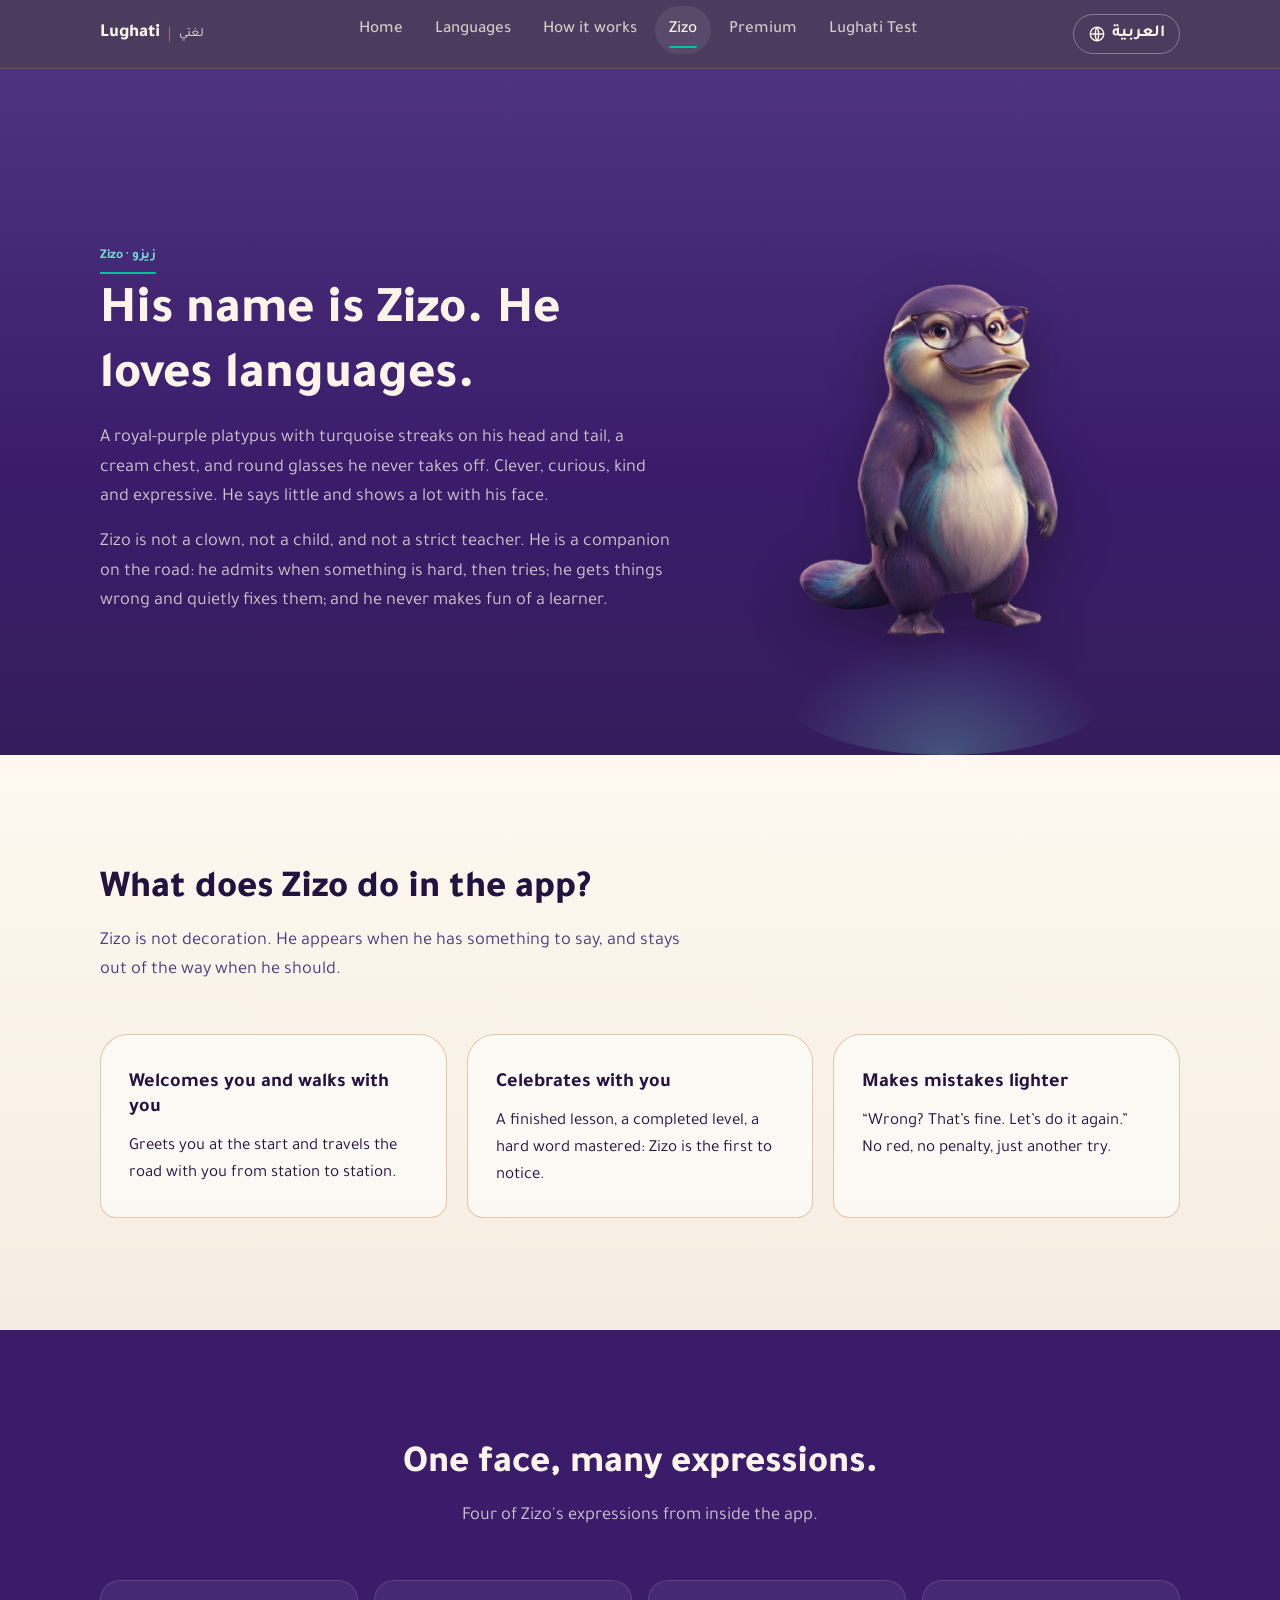
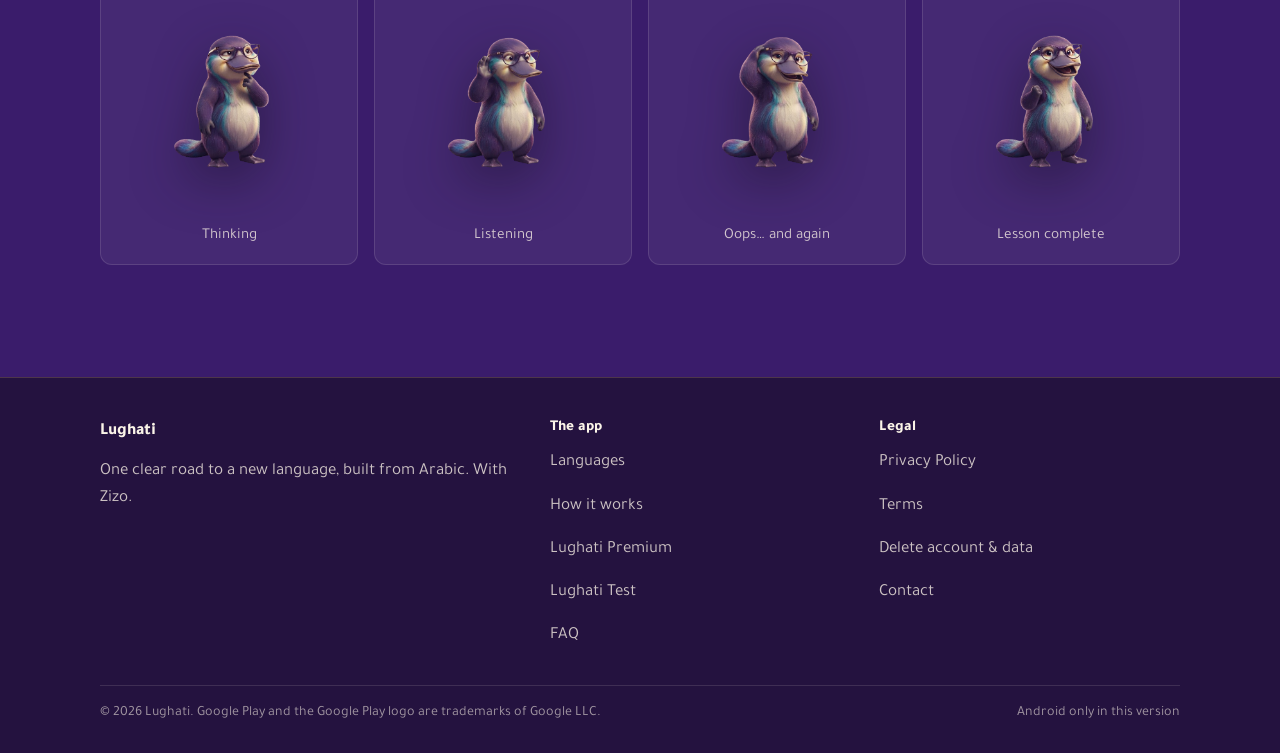
<file: zizo.html>
<!DOCTYPE html>
<html lang="ar" dir="rtl" data-lang="ar" class="no-js">
<head>
<meta charset="utf-8">
<meta name="viewport" content="width=device-width, initial-scale=1">
<title data-ar="زيزو — رفيق الرحلة في لغتي" data-en="Zizo — your companion in Lughati">زيزو — رفيق الرحلة في لغتي</title>
<meta name="description" data-ar="زيزو: خلد ماء بنفسجي بنظارات، يحب اللغات ولا يخجل من الخطأ. رفيقك على الطريق في لغتي." data-en="Zizo: a purple platypus with glasses who loves languages and is not afraid of mistakes. Your companion on the road in Lughati." content="زيزو: خلد ماء بنفسجي بنظارات، يحب اللغات ولا يخجل من الخطأ. رفيقك على الطريق في لغتي.">
<meta property="og:type" content="website">
<meta property="og:title" content="زيزو · Zizo — Lughati">
<meta property="og:description" content="Meet Zizo, the platypus who walks the road with you.">
<meta property="og:image" content="https://lughati-web.github.io/lughati-website/assets/images/og-feature-1024x500.png">
<meta property="og:image:width" content="1024">
<meta property="og:image:height" content="500">
<meta name="twitter:card" content="summary_large_image">
<meta name="theme-color" content="#3A1C6B">
<link rel="canonical" href="https://lughati-web.github.io/lughati-website/zizo.html">
<link rel="icon" type="image/png" sizes="32x32" href="assets/images/icon-32.png?v=3">
<link rel="icon" type="image/png" sizes="192x192" href="assets/images/icon-192.png?v=3">
<link rel="apple-touch-icon" href="assets/images/icon-180.png?v=3">
<link rel="preconnect" href="https://fonts.googleapis.com">
<link rel="preconnect" href="https://fonts.gstatic.com" crossorigin>
<link href="https://fonts.googleapis.com/css2?family=Tajawal:wght@400;500;700;800&display=swap" rel="stylesheet">
<link rel="stylesheet" href="assets/css/lughati.css">
<script src="assets/js/site-config.js"></script>
</head>
<body>
<a class="skip-link" href="#main"><span data-lang="ar">تخطَّ إلى المحتوى</span><span data-lang="en">Skip to content</span></a>

<header class="site-header">
  <div class="container nav">
    <a class="brand" href="index.html">
      <span class="brand-word">
        <span data-lang="ar">لغتي</span><span data-lang="en">Lughati</span>
        <small data-lang="ar" lang="en">Lughati</small><small data-lang="en" lang="ar">لغتي</small>
      </span>
    </a>
    <nav aria-label="Main">
      <ul class="nav-links">
        <li><a href="index.html"><span data-lang="ar">الرئيسية</span><span data-lang="en">Home</span></a></li>
        <li><a href="languages.html"><span data-lang="ar">اللغات</span><span data-lang="en">Languages</span></a></li>
        <li><a href="how-it-works.html"><span data-lang="ar">كيف يعمل</span><span data-lang="en">How it works</span></a></li>
        <li><a href="zizo.html" aria-current="page"><span data-lang="ar">زيزو</span><span data-lang="en">Zizo</span></a></li>
        <li><a href="premium.html"><span data-lang="ar">بريميوم</span><span data-lang="en">Premium</span></a></li>
        <li><a href="test.html"><span data-lang="ar">لغتي Test</span><span data-lang="en">Lughati Test</span></a></li>
      </ul>
    </nav>
    <div class="nav-tools">
      <button type="button" class="lang-switch" data-lang-switch aria-label="Switch to English" lang="en">
        <svg viewBox="0 0 24 24" aria-hidden="true"><circle cx="12" cy="12" r="9"/><path d="M3 12h18M12 3c3 3.5 3 14.5 0 18M12 3c-3 3.5-3 14.5 0 18"/></svg>
        <span data-lang-label>English</span>
      </button>
      <button type="button" class="nav-toggle" aria-expanded="false" aria-controls="nav-drawer" aria-label="Menu">
        <svg class="icon-menu" viewBox="0 0 24 24" aria-hidden="true"><path d="M4 7h16M4 12h16M4 17h16"/></svg>
        <svg class="icon-close" viewBox="0 0 24 24" aria-hidden="true"><path d="M6 6l12 12M18 6L6 18"/></svg>
      </button>
    </div>
  </div>
  <div id="nav-drawer" class="nav-drawer container">
    <ul>
      <li><a href="index.html"><span data-lang="ar">الرئيسية</span><span data-lang="en">Home</span></a></li>
      <li><a href="languages.html"><span data-lang="ar">اللغات</span><span data-lang="en">Languages</span></a></li>
      <li><a href="how-it-works.html"><span data-lang="ar">كيف يعمل</span><span data-lang="en">How it works</span></a></li>
      <li><a href="zizo.html" aria-current="page"><span data-lang="ar">زيزو</span><span data-lang="en">Zizo</span></a></li>
      <li><a href="premium.html"><span data-lang="ar">بريميوم</span><span data-lang="en">Premium</span></a></li>
      <li><a href="test.html"><span data-lang="ar">لغتي Test</span><span data-lang="en">Lughati Test</span></a></li>
    </ul>
  </div>
</header>

<main id="main">

<section class="section section--night" aria-labelledby="zizo-h1" style="padding-bottom:0;overflow:hidden">
  <div class="container">
    <div class="split">
      <div class="reveal" style="padding-bottom:clamp(40px,6vw,80px)">
        <span class="eyebrow"><span data-lang="ar">زيزو · Zizo</span><span data-lang="en">Zizo · زيزو</span></span>
        <h1 id="zizo-h1"><span data-lang="ar">اسمه زيزو. يحب اللغات.</span><span data-lang="en">His name is Zizo. He loves languages.</span></h1>
        <p class="lede"><span data-lang="ar">خلد ماء بنفسجي ملكي، خصلات تركوازية على الرأس والذيل، صدر كريمي، ونظارات مستديرة لا يخلعها أبدًا. ذكي، فضولي، لطيف، ومعبّر. يتكلّم قليلًا ويعبّر بوجهه كثيرًا.</span><span data-lang="en">A royal-purple platypus with turquoise streaks on his head and tail, a cream chest, and round glasses he never takes off. Clever, curious, kind and expressive. He says little and shows a lot with his face.</span></p>
        <p class="lede"><span data-lang="ar">زيزو ليس مهرّجًا، وليس طفلًا، وليس مدرّسًا صارمًا. هو رفيق على الطريق: يعترف بالصعوبة ثم يحاول، يخطئ ويصحّح بهدوء، ولا يسخر من متعلّم أبدًا.</span><span data-lang="en">Zizo is not a clown, not a child, and not a strict teacher. He is a companion on the road: he admits when something is hard, then tries; he gets things wrong and quietly fixes them; and he never makes fun of a learner.</span></p>
      </div>
      <div class="reveal">
        <div class="zizo-stage" style="min-height:420px">
          <img src="assets/images/zizo/zizo_idle.png" alt="زيزو واقفًا بهدوء، الوقفة الأساسية للشخصية" width="373" height="669" style="width:min(320px,70vw)">
        </div>
      </div>
    </div>
  </div>
</section>

<section class="section section--cream" aria-labelledby="zizo-role">
  <div class="container">
    <div class="section-head reveal">
      <h2 id="zizo-role"><span data-lang="ar">ماذا يفعل زيزو في التطبيق؟</span><span data-lang="en">What does Zizo do in the app?</span></h2>
      <p class="lede"><span data-lang="ar">زيزو ليس زينة. يظهر حين يكون لديه ما يقوله، ويغيب حين يجب أن يغيب.</span><span data-lang="en">Zizo is not decoration. He appears when he has something to say, and stays out of the way when he should.</span></p>
    </div>
    <div class="grid grid--3">
      <div class="panel reveal"><h3><span data-lang="ar">يرحّب بك ويمشي معك</span><span data-lang="en">Welcomes you and walks with you</span></h3><p><span data-lang="ar">يستقبلك عند البداية، ويرافقك على الطريق من محطة إلى محطة.</span><span data-lang="en">Greets you at the start and travels the road with you from station to station.</span></p></div>
      <div class="panel reveal"><h3><span data-lang="ar">يفرح بإنجازك</span><span data-lang="en">Celebrates with you</span></h3><p><span data-lang="ar">درس مكتمل، مستوى منتهٍ، كلمة صعبة أتقنتها: زيزو أول من يلاحظ.</span><span data-lang="en">A finished lesson, a completed level, a hard word mastered: Zizo is the first to notice.</span></p></div>
      <div class="panel reveal"><h3><span data-lang="ar">يهوّن الخطأ</span><span data-lang="en">Makes mistakes lighter</span></h3><p><span data-lang="ar">«خطأ؟ عادي. نعيدها.» لا أحمر، لا عقوبة، مجرد محاولة أخرى.</span><span data-lang="en">“Wrong? That’s fine. Let’s do it again.” No red, no penalty, just another try.</span></p></div>
    </div>
  </div>
</section>

<section class="section section--royal" aria-labelledby="zizo-expr">
  <div class="container">
    <div class="section-head center reveal">
      <h2 id="zizo-expr"><span data-lang="ar">وجه واحد، تعبيرات كثيرة.</span><span data-lang="en">One face, many expressions.</span></h2>
      <p class="lede"><span data-lang="ar">أربعة من تعبيرات زيزو داخل التطبيق.</span><span data-lang="en">Four of Zizo's expressions from inside the app.</span></p>
    </div>
    <div class="expr-grid reveal">
      <div class="expr"><img src="assets/images/zizo/zizo_thinking.png" alt="زيزو يفكّر ويده على منقاره" width="373" height="669" loading="lazy"><span><span data-lang="ar">يفكّر</span><span data-lang="en">Thinking</span></span></div>
      <div class="expr"><img src="assets/images/zizo/zizo_listening.png" alt="زيزو يستمع ويده قرب أذنه" width="373" height="669" loading="lazy"><span><span data-lang="ar">يستمع</span><span data-lang="en">Listening</span></span></div>
      <div class="expr"><img src="assets/images/zizo/zizo_oops.png" alt="زيزو يضع يده على رأسه بابتسامة خجولة بعد خطأ" width="373" height="669" loading="lazy"><span><span data-lang="ar">أخطأ… ويعيدها</span><span data-lang="en">Oops… and again</span></span></div>
      <div class="expr"><img src="assets/images/zizo/zizo_lesson_complete.png" alt="زيزو يرفع ذراعيه احتفالًا بإنهاء درس" width="373" height="669" loading="lazy"><span><span data-lang="ar">أنهى الدرس</span><span data-lang="en">Lesson complete</span></span></div>
    </div>
  </div>
</section>
</main>

<footer class="site-footer">
  <div class="container">
    <div class="footer-grid">
      <div>
        <div class="footer-brand"><span><span data-lang="ar">لغتي</span><span data-lang="en">Lughati</span></span></div>
        <p data-lang="ar">طريق واحد واضح لتعلّم لغة جديدة من العربية. وزيزو معك.</p>
        <p data-lang="en">One clear road to a new language, built from Arabic. With Zizo.</p>
      </div>
      <div>
        <h4><span data-lang="ar">التطبيق</span><span data-lang="en">The app</span></h4>
        <ul>
          <li><a href="languages.html"><span data-lang="ar">اللغات</span><span data-lang="en">Languages</span></a></li>
          <li><a href="how-it-works.html"><span data-lang="ar">كيف يعمل</span><span data-lang="en">How it works</span></a></li>
          <li><a href="premium.html"><span data-lang="ar">لغتي بريميوم</span><span data-lang="en">Lughati Premium</span></a></li>
          <li><a href="test.html"><span data-lang="ar">لغتي Test</span><span data-lang="en">Lughati Test</span></a></li>
          <li><a href="faq.html"><span data-lang="ar">الأسئلة الشائعة</span><span data-lang="en">FAQ</span></a></li>
        </ul>
      </div>
      <div>
        <h4><span data-lang="ar">قانوني</span><span data-lang="en">Legal</span></h4>
        <ul>
          <li><a href="privacy-policy.html"><span data-lang="ar">سياسة الخصوصية</span><span data-lang="en">Privacy Policy</span></a></li>
          <li><a href="terms.html"><span data-lang="ar">الشروط</span><span data-lang="en">Terms</span></a></li>
          <li><a href="delete-account.html"><span data-lang="ar">حذف الحساب والبيانات</span><span data-lang="en">Delete account &amp; data</span></a></li>
          <li><a href="contact.html"><span data-lang="ar">التواصل</span><span data-lang="en">Contact</span></a></li>
        </ul>
      </div>
    </div>
    <div class="footer-bottom">
      <span data-lang="ar">© 2026 لغتي. Google Play وشعاره علامتان تجاريتان لشركة Google LLC.</span>
      <span data-lang="en">© 2026 Lughati. Google Play and the Google Play logo are trademarks of Google LLC.</span>
      <span><span data-lang="ar">Android فقط في هذا الإصدار</span><span data-lang="en">Android only in this version</span></span>
    </div>
  </div>
</footer>

<script src="assets/js/lughati.js"></script>
</body>
</html>
</file>
<file: assets/css/lughati.css>
/* ============================================================
   Lughati — official website stylesheet
   Source of truth for tokens: app/src/main/java/.../ui/theme/Palette.kt
   and marketing/brand/BRAND_GUIDE.md. No colours outside the palette.
   ============================================================ */

/* ---------- Tokens ---------- */
:root {
  --royal: #3A1C6B;        /* dominant */
  --royal-deep: #24123F;
  --sky: #4D3480;
  --floor: #351D5C;
  --scene-near: #4C3B7C;
  --lavender-glow: rgba(201, 176, 245, .30);

  --turquoise: #00C2A3;    /* secondary: interaction */
  --turquoise-light: #6FDDD2;
  --turquoise-ink: #0E9F94; /* turquoise readable on cream */

  --gold: #C8A06D;         /* accent: rationed */
  --seal: #EFC468;         /* earned light */
  --hairline-gold: rgba(200, 160, 109, .55);

  --cream: #FFF8F0;        /* contrast */
  --cream-deep: #F5EDE2;
  --on-scene: #FBF4E8;
  --cream-muted: rgba(251, 244, 232, .78);
  --cream-faint: rgba(251, 244, 232, .58);

  --ember: #E8907B;        /* attention only — never red */

  --ink: #24123F;          /* text on cream */
  --ink-soft: #4C3B7C;
  --ink-muted: #6E5A98;

  --shadow-soft: 0 18px 40px rgba(15, 11, 22, .28);
  --shadow-zizo: drop-shadow(0 18px 26px rgba(15, 11, 22, .45));

  /* Arch: rounder above than below — the shape signature */
  --arch-lg: 28px 28px 16px 16px;
  --arch-md: 20px 20px 12px 12px;
  --arch-sm: 12px 12px 8px 8px;
  --pill: 999px;

  --font: 'Tajawal', 'Segoe UI', Tahoma, system-ui, sans-serif;

  --space-1: 4px; --space-2: 8px; --space-3: 12px; --space-4: 16px;
  --space-5: 20px; --space-6: 28px; --space-7: 40px; --space-8: 64px; --space-9: 96px;
  --gutter: 20px;
  --container: 1120px;
  --narrow: 760px;

  --ease-enter: cubic-bezier(.16, 1, .3, 1);
  --ease-exit: cubic-bezier(.7, 0, .84, 0);
  --t-quick: 180ms; --t-standard: 260ms; --t-entrance: 420ms;
}

/* ---------- Reset & base ---------- */
*, *::before, *::after { box-sizing: border-box; }
html { -webkit-text-size-adjust: 100%; scroll-behavior: smooth; }
body {
  margin: 0;
  /* A short page (contact, FAQ) kept its footer mid-screen with the page's
     background showing under it; the column pins it to the bottom. */
  display: flex;
  flex-direction: column;
  min-height: 100vh;
  font-family: var(--font);
  font-size: 17px;
  line-height: 1.6;
  color: var(--ink);
  background: var(--cream);
  letter-spacing: 0;
  overflow-x: hidden;
}
img, svg { display: block; max-width: 100%; height: auto; }
a { color: inherit; text-decoration: none; }
a:hover { text-decoration: none; }
button { font: inherit; cursor: pointer; }
h1, h2, h3, h4 { line-height: 1.25; margin: 0 0 var(--space-3); font-weight: 800; }
h1 { font-size: clamp(2rem, 5vw, 3.25rem); }
h2 { font-size: clamp(1.6rem, 3.6vw, 2.4rem); }
h3 { font-size: 1.25rem; font-weight: 700; }
p { margin: 0 0 var(--space-4); }
p:last-child { margin-bottom: 0; }
ul, ol { padding-inline-start: 1.4em; margin: 0 0 var(--space-4); }
li { margin-bottom: var(--space-2); }
strong { font-weight: 700; }
hr { border: 0; height: 1px; background: var(--hairline-gold); margin: var(--space-7) 0; }

:focus-visible {
  outline: 3px solid var(--turquoise);
  outline-offset: 3px;
  border-radius: 6px;
}
.sr-only {
  position: absolute; width: 1px; height: 1px; padding: 0; margin: -1px;
  overflow: hidden; clip: rect(0 0 0 0); white-space: nowrap; border: 0;
}
.skip-link {
  position: absolute; inset-inline-start: var(--space-4); top: -60px;
  background: var(--cream); color: var(--royal); padding: 10px 16px;
  border-radius: var(--pill); z-index: 100; font-weight: 700;
  transition: top var(--t-quick) var(--ease-enter);
}
.skip-link:focus { top: var(--space-4); }

/* ---------- Language switching ----------
   Blocks carry data-lang. The html element carries the active language.
   Everything works without JavaScript: the markup defaults to Arabic.  */
html[data-lang="ar"] [data-lang="en"] { display: none !important; }
html[data-lang="en"] [data-lang="ar"] { display: none !important; }
[dir="ltr"] { text-align: start; }

/* ---------- Layout ---------- */
.container { width: 100%; max-width: var(--container); margin-inline: auto; padding-inline: var(--gutter); }
.container--narrow { max-width: var(--narrow); }
.section { padding-block: clamp(56px, 9vw, 112px); position: relative; }
.section--tight { padding-block: clamp(40px, 6vw, 72px); }
.section--night { background: linear-gradient(180deg, var(--sky) 0%, var(--royal) 58%, var(--floor) 100%); color: var(--on-scene); }
.section--royal { background: var(--royal); color: var(--on-scene); }
.section--cream { background: linear-gradient(180deg, var(--cream) 0%, var(--cream-deep) 100%); color: var(--ink); }
.section--deep { background: var(--royal-deep); color: var(--on-scene); }

.eyebrow {
  display: inline-block; font-weight: 700; font-size: .85rem; letter-spacing: 0;
  color: var(--turquoise-ink); margin-bottom: var(--space-2);
  padding-bottom: 4px; border-bottom: 2px solid var(--turquoise);
}
.section--night .eyebrow, .section--royal .eyebrow, .section--deep .eyebrow { color: var(--turquoise-light); border-color: var(--turquoise); }
.lede { font-size: 1.15rem; color: var(--ink-soft); max-width: 60ch; }
.section--night .lede, .section--royal .lede, .section--deep .lede { color: var(--cream-muted); }
.section-head { max-width: 640px; margin-bottom: clamp(28px, 5vw, 48px); }
.section-head.center { margin-inline: auto; text-align: center; }
.section-head.center .lede { margin-inline: auto; }

.grid { display: grid; gap: var(--space-5); }
.grid--2 { grid-template-columns: 1fr; }
.grid--3 { grid-template-columns: 1fr; }
.grid--4 { grid-template-columns: repeat(2, 1fr); }
@media (min-width: 640px) {
  .grid--2 { grid-template-columns: repeat(2, 1fr); }
  .grid--3 { grid-template-columns: repeat(2, 1fr); }
}
@media (min-width: 960px) {
  .grid--3 { grid-template-columns: repeat(3, 1fr); }
  .grid--4 { grid-template-columns: repeat(4, 1fr); }
}
.split { display: grid; gap: var(--space-7); align-items: center; }
@media (min-width: 880px) {
  .split { grid-template-columns: 1.1fr .9fr; }
  .split--reverse > :first-child { order: 2; }
}

/* ---------- Panels (the one way to make a card) ---------- */
.panel {
  border-radius: var(--arch-lg);
  padding: var(--space-6);
  background: rgba(255, 248, 240, .07);
  border: 1px solid rgba(251, 244, 232, .14);
  transition: transform var(--t-standard) var(--ease-enter), border-color var(--t-standard), background var(--t-standard);
}
.panel:hover { transform: translateY(-3px); border-color: rgba(111, 221, 210, .45); }
.section--cream .panel {
  background: rgba(255, 255, 255, .55);
  border: 1px solid var(--hairline-gold);
}
.section--cream .panel:hover { border-color: var(--turquoise); background: rgba(255,255,255,.8); }
.panel h3 { margin-top: var(--space-2); }
/* Doubled class so the feature surface still wins inside a cream section:
   `.section--cream .panel` above is two classes, and a one-class rule lost to
   it — which left cream text on a cream panel. */
.panel.panel--feature {
  background: linear-gradient(180deg, var(--royal) 0%, var(--royal-deep) 100%);
  color: var(--on-scene);
  border: 1px solid var(--hairline-gold);
}
.panel.panel--feature:hover { background: linear-gradient(180deg, var(--royal) 0%, var(--royal-deep) 100%); border-color: var(--seal); }
.panel--feature .eyebrow { color: var(--turquoise-light); border-color: var(--turquoise); }
.panel--feature h3, .panel--feature p, .panel--feature li { color: var(--on-scene); }
.panel-icon {
  width: 48px; height: 48px; border-radius: 14px 14px 9px 9px;
  display: grid; place-items: center;
  background: rgba(0, 194, 163, .14); color: var(--turquoise);
  margin-bottom: var(--space-3);
}
.section--cream .panel-icon { background: rgba(0, 194, 163, .12); color: var(--turquoise-ink); }
/* …but the feature surface is the night even inside cream: the icon keeps the bright secondary. */
.panel--feature .panel-icon { background: rgba(0, 194, 163, .14); color: var(--turquoise); }
.panel-icon svg { width: 24px; height: 24px; stroke: currentColor; fill: none; stroke-width: 1.8; stroke-linecap: round; stroke-linejoin: round; }

/* ---------- Buttons ---------- */
.btn {
  display: inline-flex; align-items: center; justify-content: center; gap: 10px;
  min-height: 56px; padding: 0 28px; border-radius: var(--pill);
  font-weight: 700; font-size: 1.05rem; border: 1px solid transparent;
  transition: transform var(--t-quick) var(--ease-enter), background var(--t-standard), box-shadow var(--t-standard), border-color var(--t-standard);
  white-space: nowrap;
}
.btn:active { transform: scale(.98); }
.btn svg { width: 22px; height: 22px; }
/* Primary on the night: the one filled surface — cream pill, violet ink, gold hairline */
.btn--primary { background: var(--cream); color: var(--royal); border-color: var(--hairline-gold); box-shadow: 0 10px 30px rgba(15, 11, 22, .25); }
.btn--primary:hover { background: #fff; transform: translateY(-2px); box-shadow: 0 16px 36px rgba(15, 11, 22, .32); }
/* Secondary on the night: cream wash */
.btn--secondary { background: rgba(255, 248, 240, .08); color: var(--on-scene); border-color: rgba(251, 244, 232, .35); min-height: 48px; }
.btn--secondary:hover { background: rgba(255, 248, 240, .16); border-color: var(--turquoise-light); }
/* On cream: royal fill and royal outline */
.btn--royal { background: var(--royal); color: var(--cream); border-color: var(--royal-deep); }
.btn--royal:hover { background: var(--royal-deep); transform: translateY(-2px); box-shadow: 0 12px 28px rgba(58, 28, 107, .28); }
.btn--outline { background: transparent; color: var(--royal); border-color: var(--royal); min-height: 48px; }
.btn--outline:hover { background: rgba(58, 28, 107, .06); }
/* A store button whose URL is not set yet: visibly pending, not a link */
.btn--pending { cursor: default; opacity: .92; }
.btn--pending:hover { transform: none; }
.btn--pending .pending-dot {
  width: 8px; height: 8px; border-radius: 50%; background: var(--seal);
  box-shadow: 0 0 0 4px rgba(239, 196, 104, .25);
}
.cta-row { display: flex; flex-wrap: wrap; gap: var(--space-3); align-items: center; }
.cta-note { font-size: .9rem; color: var(--cream-faint); margin-top: var(--space-3); }

/* ---------- Header / navigation ---------- */
.site-header {
  position: sticky; top: 0; z-index: 50;
  background: rgba(36, 18, 63, .82);
  -webkit-backdrop-filter: blur(14px); backdrop-filter: blur(14px);
  border-bottom: 1px solid rgba(200, 160, 109, .22);
  color: var(--on-scene);
}
.nav { display: flex; align-items: center; justify-content: space-between; gap: var(--space-4); min-height: 68px; }
.brand { display: inline-flex; align-items: center; gap: 10px; font-weight: 800; font-size: 1.15rem; color: var(--on-scene); }
/* The bar carries the name itself: «لغتي │ Lughati», one line, the second
   name behind a gold hairline. No mark beside it — the logo lives in the hero. */
.brand-word { display: inline-flex; flex-direction: row; align-items: center; gap: 9px; line-height: 1; }
.brand-word small {
  font-weight: 500; font-size: .78rem; color: var(--cream-muted);
  position: relative; padding-inline-start: 10px; letter-spacing: .01em;
}
.brand-word small::before {
  content: ""; position: absolute; inset-inline-start: 0; top: 50%; transform: translateY(-50%);
  width: 1px; height: 15px; background: rgba(200, 160, 109, .6);
}
.brand { transition: opacity var(--t-quick); }
.brand:hover { opacity: .88; }
.nav-links { display: none; align-items: center; gap: 4px; list-style: none; margin: 0; padding: 0; }
.nav-links a {
  display: inline-block; padding: 10px 14px; border-radius: var(--pill);
  font-weight: 500; color: var(--cream-muted);
  transition: color var(--t-quick), background var(--t-quick);
}
.nav-links a:hover, .nav-links a[aria-current="page"] { color: var(--on-scene); background: rgba(255, 248, 240, .08); }
.nav-links a[aria-current="page"] { box-shadow: inset 0 -2px 0 var(--turquoise); border-radius: 12px 12px 4px 4px; }
.nav-tools { display: flex; align-items: center; gap: var(--space-2); }
.lang-switch {
  display: inline-flex; align-items: center; gap: 6px;
  min-height: 40px; padding: 0 14px; border-radius: var(--pill);
  border: 1px solid rgba(251, 244, 232, .35); background: transparent; color: var(--on-scene);
  font-weight: 700; transition: border-color var(--t-quick), background var(--t-quick);
}
.lang-switch:hover { border-color: var(--turquoise-light); background: rgba(255, 248, 240, .08); }
.lang-switch svg { width: 18px; height: 18px; stroke: currentColor; fill: none; stroke-width: 1.8; }
.nav-toggle {
  display: inline-grid; place-items: center; width: 44px; height: 44px;
  border-radius: 12px; border: 1px solid rgba(251, 244, 232, .3); background: transparent; color: var(--on-scene);
}
.nav-toggle svg { width: 22px; height: 22px; stroke: currentColor; fill: none; stroke-width: 2; stroke-linecap: round; }
.nav-toggle .icon-close { display: none; }
.nav-toggle[aria-expanded="true"] .icon-menu { display: none; }
.nav-toggle[aria-expanded="true"] .icon-close { display: block; }
@media (min-width: 900px) {
  .nav-links { display: flex; }
  .nav-toggle { display: none; }
}
/* Mobile drawer */
.nav-drawer {
  display: none; padding: var(--space-2) 0 var(--space-4);
  border-top: 1px solid rgba(200, 160, 109, .2);
}
.nav-drawer.is-open { display: block; }
.nav-drawer ul { list-style: none; margin: 0; padding: 0; display: grid; gap: 2px; }
.nav-drawer a { display: block; padding: 12px 10px; border-radius: 12px; font-weight: 500; color: var(--cream-muted); }
.nav-drawer a:hover, .nav-drawer a[aria-current="page"] { color: var(--on-scene); background: rgba(255,248,240,.08); }
@media (min-width: 900px) { .nav-drawer { display: none !important; } }

/* ---------- Hero ---------- */
.hero {
  position: relative; overflow: hidden;
  background: linear-gradient(180deg, var(--sky) 0%, var(--royal) 58%, var(--floor) 100%);
  color: var(--on-scene);
  padding-block: clamp(48px, 8vw, 96px) 0;
}
.hero::before {
  content: ""; position: absolute; inset-inline-end: -180px; top: -260px;
  width: 720px; height: 720px; border-radius: 50%; pointer-events: none;
  background: radial-gradient(circle, var(--lavender-glow) 0%, rgba(201,176,245,0) 62%);
}
.hero-inner { display: grid; gap: var(--space-6); align-items: end; position: relative; }
@media (min-width: 880px) { .hero-inner { grid-template-columns: 1.15fr .85fr; } }
.hero-copy { padding-bottom: clamp(40px, 6vw, 80px); position: relative; z-index: 2; }
/* No plate. The logo stands in a pool of warm light that dissolves into the
   night — the brand's own "knowledge is light", and the reason the black
   calligraphy stays readable without a single one of its colours changing. */
.hero-logo {
  width: min(180px, 44vw); margin-bottom: var(--space-4);
  position: relative; background: none; box-shadow: none; border-radius: 0;
}
.hero-logo::before {
  content: ""; position: absolute; inset: -4% -30%;
  /* One pool, under the calligraphy: the feather rises out of it into the night. */
  background: radial-gradient(ellipse 62% 38% at 50% 72%,
    rgba(255, 248, 240, .96) 0%, rgba(255, 248, 240, .82) 40%,
    rgba(255, 246, 236, .34) 64%, rgba(255, 246, 236, 0) 84%);
  filter: blur(16px);
  pointer-events: none;
}
.hero-logo img { position: relative; }
.hero-logo img { width: 100%; height: auto; }
.hero h1 { color: var(--cream); max-width: 14ch; text-wrap: balance; }
.hero h1 em { font-style: normal; color: var(--turquoise-light); }
.hero .lede { color: var(--cream-muted); font-size: 1.2rem; }
.hero-stage { position: relative; min-height: 360px; display: flex; align-items: flex-end; justify-content: center; }
.hero-zizo {
  position: relative; z-index: 2; width: min(300px, 62vw); height: auto;
  filter: var(--shadow-zizo);
  animation: zizo-breathe 3.6s ease-in-out infinite;
  transform-origin: 50% 100%;
}
.hero-ground {
  position: absolute; bottom: 4px; left: 50%; transform: translateX(-50%);
  width: 62%; height: 46px; border-radius: 50%;
  background: radial-gradient(ellipse, rgba(15,11,22,.45) 0%, rgba(15,11,22,0) 70%);
}
.hero-light {
  position: absolute; bottom: 0; left: 50%; transform: translateX(-50%);
  width: 90%; height: 140px; border-radius: 50%; pointer-events: none;
  background: radial-gradient(ellipse at 50% 100%, rgba(111,221,210,.32) 0%, rgba(111,221,210,0) 70%);
}
.hero-road { position: absolute; inset: 0; width: 100%; height: 100%; pointer-events: none; z-index: 0; }
@keyframes zizo-breathe { 0%, 100% { transform: translateY(0) scale(1); } 50% { transform: translateY(-4px) scale(1.012); } }

/* ---------- Journey road ---------- */
.journey { position: relative; }
.journey-road { width: 100%; height: auto; }
.milestones { display: grid; gap: var(--space-4); grid-template-columns: repeat(2, 1fr); margin-top: var(--space-6); }
@media (min-width: 720px) { .milestones { grid-template-columns: repeat(6, 1fr); } }
.milestone {
  text-align: center; padding: var(--space-4) var(--space-2);
  border-radius: var(--arch-md); background: rgba(255,248,240,.06); border: 1px solid rgba(251,244,232,.12);
}
.milestone .lvl { display: block; font-weight: 800; font-size: 1.4rem; color: var(--turquoise-light); }
.milestone .lbl { display: block; font-size: .9rem; color: var(--cream-muted); }
.milestone--lit { border-color: var(--hairline-gold); background: rgba(239,196,104,.08); }
.milestone--lit .lvl { color: var(--seal); }

/* ---------- Steps (how it works) ---------- */
.steps { list-style: none; margin: 0; padding: 0; display: grid; gap: var(--space-4); counter-reset: step; }
@media (min-width: 720px) { .steps { grid-template-columns: repeat(2, 1fr); } }
@media (min-width: 1040px) { .steps { grid-template-columns: repeat(5, 1fr); } }
.step { position: relative; padding: var(--space-5); border-radius: var(--arch-md); background: rgba(255,255,255,.55); border: 1px solid var(--hairline-gold); }
.step::before {
  counter-increment: step; content: counter(step);
  display: inline-grid; place-items: center; width: 36px; height: 36px; border-radius: 50%;
  background: var(--royal); color: var(--cream); font-weight: 800; margin-bottom: var(--space-3);
}
.step h3 { font-size: 1.1rem; }
.step p { font-size: .95rem; color: var(--ink-soft); }

/* ---------- Language chips ---------- */
.lang-grid { display: grid; gap: var(--space-3); grid-template-columns: repeat(2, 1fr); }
@media (min-width: 640px) { .lang-grid { grid-template-columns: repeat(4, 1fr); } }
.lang-chip {
  padding: var(--space-4); border-radius: var(--arch-md);
  background: rgba(255,248,240,.06); border: 1px solid rgba(251,244,232,.14);
  display: grid; gap: 4px; transition: border-color var(--t-standard), transform var(--t-standard) var(--ease-enter);
}
.lang-chip:hover { border-color: var(--turquoise-light); transform: translateY(-2px); }
.lang-chip .native { font-size: 1.4rem; font-weight: 700; color: var(--cream); line-height: 1.3; }
.lang-chip .name { font-size: .95rem; color: var(--cream-muted); }
.lang-chip .level { font-size: .8rem; color: var(--turquoise-light); font-weight: 700; }
.lang-from { margin-top: var(--space-5); padding: var(--space-4) var(--space-5); border-radius: var(--arch-md); border: 1px dashed rgba(200,160,109,.5); color: var(--cream-muted); }

/* ---------- Zizo showcase ---------- */
.zizo-stage { position: relative; display: flex; justify-content: center; align-items: flex-end; min-height: 320px; }
.zizo-stage img { width: min(260px, 60vw); filter: var(--shadow-zizo); position: relative; z-index: 1; }
.zizo-stage::after {
  content: ""; position: absolute; bottom: 0; left: 50%; transform: translateX(-50%);
  width: 70%; height: 120px; border-radius: 50%;
  background: radial-gradient(ellipse at 50% 100%, rgba(111,221,210,.28) 0%, rgba(111,221,210,0) 70%);
}
.zizo-stage--gold::after { background: radial-gradient(ellipse at 50% 100%, rgba(239,196,104,.32) 0%, rgba(239,196,104,0) 70%); }
.zizo-stage--cream img { filter: drop-shadow(0 18px 26px rgba(58,28,107,.28)); }
.zizo-stage--cream::after { background: radial-gradient(ellipse at 50% 100%, rgba(0,194,163,.18) 0%, rgba(0,194,163,0) 70%); }
.expr-grid { display: grid; gap: var(--space-4); grid-template-columns: repeat(2, 1fr); }
@media (min-width: 720px) { .expr-grid { grid-template-columns: repeat(4, 1fr); } }
.expr { text-align: center; padding: var(--space-4); border-radius: var(--arch-md); background: rgba(255,248,240,.06); border: 1px solid rgba(251,244,232,.12); }
.expr img { width: 120px; margin-inline: auto; filter: var(--shadow-zizo); }
.expr span { display: block; margin-top: var(--space-3); color: var(--cream-muted); font-size: .95rem; }

/* ---------- Feature lists ---------- */
.checks { list-style: none; padding: 0; margin: 0; display: grid; gap: var(--space-3); }
.checks li { position: relative; padding-inline-start: 34px; }
.checks li::before {
  content: ""; position: absolute; inset-inline-start: 0; top: 3px; width: 22px; height: 22px; border-radius: 50%;
  background: rgba(0,194,163,.16);
  background-image: url("data:image/svg+xml,%3Csvg xmlns='http://www.w3.org/2000/svg' viewBox='0 0 24 24' fill='none' stroke='%2300C2A3' stroke-width='2.4' stroke-linecap='round' stroke-linejoin='round'%3E%3Cpath d='M6 12.5l4 4 8-9'/%3E%3C/svg%3E");
  background-size: 14px; background-position: center; background-repeat: no-repeat;
}
.checks--gold li::before {
  background: rgba(239,196,104,.16);
  background-image: url("data:image/svg+xml,%3Csvg xmlns='http://www.w3.org/2000/svg' viewBox='0 0 24 24' fill='none' stroke='%23EFC468' stroke-width='2.4' stroke-linecap='round' stroke-linejoin='round'%3E%3Cpath d='M6 12.5l4 4 8-9'/%3E%3C/svg%3E");
  background-size: 14px; background-position: center; background-repeat: no-repeat;
}
.note {
  padding: var(--space-4) var(--space-5); border-radius: var(--arch-md);
  border: 1px solid var(--hairline-gold); background: rgba(239,196,104,.08); font-size: .98rem;
}
.note--ember { border-color: rgba(232,144,123,.6); background: rgba(232,144,123,.10); }

/* ---------- Final CTA band ---------- */
.cta-band { position: relative; overflow: hidden; }
.cta-band .split { align-items: end; }
.cta-band .zizo-stage { min-height: 280px; }
.cta-band .zizo-stage img { width: min(240px, 56vw); }

/* ---------- Footer ---------- */
.site-footer { background: var(--royal-deep); color: var(--cream-muted); padding-block: var(--space-7) var(--space-6); border-top: 1px solid rgba(200,160,109,.25); }
.footer-grid { display: grid; gap: var(--space-6); }
@media (min-width: 760px) { .footer-grid { grid-template-columns: 1.4fr 1fr 1fr; } }
.footer-brand { display: flex; gap: 12px; align-items: center; margin-bottom: var(--space-3); color: var(--on-scene); font-weight: 800; }
.site-footer h4 { color: var(--on-scene); font-size: .95rem; margin-bottom: var(--space-3); }
.site-footer ul { list-style: none; margin: 0; padding: 0; display: grid; gap: 8px; }
.site-footer a { color: var(--cream-muted); transition: color var(--t-quick); }
.site-footer a:hover { color: var(--turquoise-light); }
.footer-bottom { margin-top: var(--space-6); padding-top: var(--space-4); border-top: 1px solid rgba(251,244,232,.12); font-size: .88rem; color: var(--cream-faint); display: flex; flex-wrap: wrap; gap: var(--space-3); justify-content: space-between; }

/* ---------- Documents (privacy, terms, delete-account) ---------- */
.doc-hero { background: linear-gradient(180deg, var(--sky) 0%, var(--royal) 100%); color: var(--on-scene); padding-block: clamp(40px, 6vw, 72px); }
.doc-hero h1 { color: var(--cream); margin-bottom: var(--space-2); }
.doc-hero .lede { color: var(--cream-muted); }
.doc-meta { display: flex; flex-wrap: wrap; gap: var(--space-3) var(--space-5); color: var(--cream-muted); font-size: .95rem; }
.doc-meta > span { display: inline; }
.doc { padding-block: clamp(40px, 6vw, 72px); }
.doc-layout { display: grid; gap: var(--space-7); }
@media (min-width: 960px) { .doc-layout { grid-template-columns: 260px minmax(0, 1fr); align-items: start; } }
/* On phones the doc is a single column, so the contents list is a normal block
   in the flow; it only becomes a sticky sidebar where the two-column layout
   exists (>=960px). Sticky on a single column pinned it over the body text and
   swallowed taps on the links beneath it. */
.doc-toc { position: static; padding: var(--space-5); border-radius: var(--arch-md); background: rgba(255,255,255,.55); border: 1px solid var(--hairline-gold); font-size: .93rem; }
@media (min-width: 960px) { .doc-toc { position: sticky; top: 88px; } }
@media (max-width: 959px) { .doc-toc { position: static; top: auto; } }
.doc-toc h2 { font-size: 1rem; margin-bottom: var(--space-3); }
.doc-toc ol { margin: 0; padding-inline-start: 1.2em; display: grid; gap: 6px; }
.doc-toc a { color: var(--ink-soft); }
.doc-toc a:hover { color: var(--royal); text-decoration: underline; text-underline-offset: 3px; }
.doc-body { max-width: 74ch; }
.doc-body h2 { font-size: 1.5rem; margin-top: var(--space-7); padding-top: var(--space-4); border-top: 1px solid var(--hairline-gold); scroll-margin-top: 90px; }
.doc-body h2:first-of-type { margin-top: 0; border-top: 0; padding-top: 0; }
.doc-body h3 { font-size: 1.12rem; margin-top: var(--space-5); color: var(--royal); scroll-margin-top: 90px; }
.doc-body p, .doc-body li { color: #2E2247; }
.doc-body table { width: 100%; border-collapse: collapse; font-size: .95rem; margin-bottom: var(--space-4); }
.doc-body th, .doc-body td { text-align: start; padding: 10px 12px; border-bottom: 1px solid rgba(200,160,109,.35); vertical-align: top; }
.doc-body th { color: var(--royal); font-weight: 700; background: rgba(58,28,107,.05); }
.doc-body .table-wrap { overflow-x: auto; -webkit-overflow-scrolling: touch; }
.doc-body a { color: var(--turquoise-ink); text-decoration: underline; text-underline-offset: 3px; overflow-wrap: anywhere; }
.doc-body a:hover { color: var(--royal); }
.summary {
  padding: var(--space-5) var(--space-6); border-radius: var(--arch-lg);
  background: linear-gradient(180deg, var(--royal) 0%, var(--royal-deep) 100%);
  color: var(--on-scene); border: 1px solid var(--hairline-gold); margin-bottom: var(--space-6);
}
.summary h2 { border: 0 !important; margin: 0 0 var(--space-3) !important; padding: 0 !important; color: var(--cream); font-size: 1.2rem; }
.summary li, .summary p { color: var(--cream-muted); }
/* Something the owner must fill in before publishing. Deliberately loud. */
.todo {
  display: inline-block; padding: 1px 8px; border-radius: 6px;
  background: rgba(232,144,123,.18); color: #7A3A2C; border: 1px dashed rgba(232,144,123,.9);
  font-weight: 700; font-size: .92em;
}
.section--night .todo, .doc-hero .todo, .summary .todo { color: #FFD9CF; background: rgba(232,144,123,.22); }
.steps-doc { counter-reset: s; list-style: none; padding: 0; margin: 0 0 var(--space-5); display: grid; gap: var(--space-3); }
.steps-doc li { position: relative; padding: var(--space-4) var(--space-5); padding-inline-start: 64px; border-radius: var(--arch-md); background: rgba(255,255,255,.6); border: 1px solid var(--hairline-gold); }
.steps-doc li::before {
  counter-increment: s; content: counter(s);
  position: absolute; inset-inline-start: 18px; top: 18px;
  width: 30px; height: 30px; border-radius: 50%; display: grid; place-items: center;
  background: var(--royal); color: var(--cream); font-weight: 800; font-size: .95rem;
}
.status-pill { display: inline-flex; align-items: center; gap: 6px; padding: 2px 10px; border-radius: var(--pill); font-size: .82rem; font-weight: 700; }
.status-pill--ok { background: rgba(0,194,163,.14); color: var(--turquoise-ink); }
.status-pill--wait { background: rgba(232,144,123,.16); color: #7A3A2C; }

/* ---------- FAQ ---------- */
.faq details { border-radius: var(--arch-md); border: 1px solid var(--hairline-gold); background: rgba(255,255,255,.55); margin-bottom: var(--space-3); }
.faq summary { cursor: pointer; padding: var(--space-4) var(--space-5); font-weight: 700; list-style: none; display: flex; justify-content: space-between; align-items: center; gap: 12px; }
.faq summary::-webkit-details-marker { display: none; }
.faq summary::after { content: "+"; font-weight: 800; color: var(--turquoise-ink); font-size: 1.3rem; line-height: 1; transition: transform var(--t-quick); }
.faq details[open] summary::after { transform: rotate(45deg); }
.faq details > div { padding: 0 var(--space-5) var(--space-5); color: var(--ink-soft); }

/* ---------- Reveal on scroll (subtle entrance) ---------- */
.reveal { opacity: 0; transform: translateY(18px); transition: opacity var(--t-entrance) var(--ease-enter), transform var(--t-entrance) var(--ease-enter); }
.reveal.is-visible { opacity: 1; transform: none; }
.no-js .reveal { opacity: 1; transform: none; }

/* ---------- Reduced motion ---------- */
@media (prefers-reduced-motion: reduce) {
  html { scroll-behavior: auto; }
  *, *::before, *::after { animation-duration: .01ms !important; animation-iteration-count: 1 !important; transition-duration: .01ms !important; }
  .reveal { opacity: 1; transform: none; }
  .hero-zizo { animation: none; }
}

/* ---------- Print (documents) ---------- */
@media print {
  .site-header, .site-footer, .doc-toc, .skip-link, .nav-drawer { display: none !important; }
  body { background: #fff; color: #000; font-size: 12pt; }
  .doc-hero { background: none; color: #000; padding: 0 0 12pt; }
  .doc-hero h1 { color: #000; }
  .doc-meta { color: #333; }
  .summary { background: none; color: #000; border: 1px solid #999; }
  .summary h2, .summary li, .summary p { color: #000; }
  .doc-body a { color: #000; }
  .doc-body a[href^="http"]::after { content: " (" attr(href) ")"; font-size: .85em; }
  .doc-layout { grid-template-columns: 1fr; }
  .todo { border: 1px solid #000; background: none; color: #000; }
}

/* The road rises from under Zizo toward the copy: Zizo sits on the inline-end side, so mirror in LTR. */
[dir="ltr"] .hero-road { transform: scaleX(-1); }

/* Grid children must be allowed to shrink below their min-content (long words, nowrap buttons). */
.grid > *, .split > *, .hero-inner > *, .footer-grid > *, .doc-layout > * { min-width: 0; }
@media (max-width: 520px) {
  .cta-row .btn { white-space: normal; flex: 1 1 100%; text-align: center; }
}
/* Hero logo: a square cream card that crops the tall wordmark to its feather + calligraphy */
/* The whole logo, uncropped: feather above, «لغتي» below, nothing cut off. */
.hero-logo { width: min(190px, 46vw); height: auto; padding: 0; display: block; overflow: visible; }
.hero-logo img { width: 100%; height: auto; max-width: none; transform: none; }
@media print { .reveal { opacity: 1 !important; transform: none !important; } }
/* Single-column hero: the road would cut across Zizo, so it rests. */
@media (max-width: 879px) { .hero-road { display: none; } }

/* ---------- Page frame: the footer sits at the bottom of a short page ---------- */
main { flex: 1 0 auto; }
.site-footer { flex-shrink: 0; }

/* ---------- Life, kept quiet ----------
   Every movement below is short, small, and off under prefers-reduced-motion
   (the block near the end of this file collapses them). Nothing loops in the
   reader's eye-line while text is being read. */

/* Cards in a row arrive one after another rather than all at once. */
.grid .reveal:nth-child(2), .expr-grid .reveal:nth-child(2) { transition-delay: 70ms; }
.grid .reveal:nth-child(3), .expr-grid .reveal:nth-child(3) { transition-delay: 140ms; }
.grid .reveal:nth-child(4), .expr-grid .reveal:nth-child(4) { transition-delay: 210ms; }

/* Zizo breathes wherever he stands, not only in the hero. */
@keyframes zizo-float { 0%, 100% { transform: translateY(0); } 50% { transform: translateY(-6px); } }
.zizo-stage img, .expr img { animation: zizo-float 6.4s ease-in-out infinite; }
.expr:nth-child(2) img { animation-delay: .5s; }
.expr:nth-child(3) img { animation-delay: 1s; }
.expr:nth-child(4) img { animation-delay: 1.5s; }

/* The bar earns a hairline and a touch more weight once the page has moved. */
.site-header { transition: background var(--t-standard), box-shadow var(--t-standard), border-color var(--t-standard); }
.site-header.is-scrolled { background: rgba(36, 18, 63, .94); box-shadow: 0 10px 30px rgba(15, 11, 22, .28); border-bottom-color: rgba(200, 160, 109, .38); }

/* Nav items: the turquoise underline grows from the centre instead of blinking on. */
.nav-links a { position: relative; }
.nav-links a::after {
  content: ""; position: absolute; left: 14px; right: 14px; bottom: 6px; height: 2px;
  background: var(--turquoise); border-radius: 2px;
  transform: scaleX(0); transform-origin: 50% 50%;
  transition: transform var(--t-standard) var(--ease-enter);
}
.nav-links a:hover::after { transform: scaleX(1); }
.nav-links a[aria-current="page"]::after { transform: scaleX(1); }
.nav-links a[aria-current="page"] { box-shadow: none; border-radius: var(--pill); }

/* The drawer slides rather than appears. */
@keyframes drawer-in { from { opacity: 0; transform: translateY(-6px); } to { opacity: 1; transform: none; } }
.nav-drawer.is-open { animation: drawer-in var(--t-standard) var(--ease-enter); }

/* A card lifts a little further when the pointer is actually on it. */
.step, .faq details { transition: transform var(--t-standard) var(--ease-enter), border-color var(--t-standard), background var(--t-standard); }
.step:hover, .faq details:hover { transform: translateY(-2px); border-color: var(--turquoise); }
.milestone { transition: transform var(--t-standard) var(--ease-enter), border-color var(--t-standard); }
.milestone:hover { transform: translateY(-2px); border-color: var(--turquoise-light); }

@media (prefers-reduced-motion: reduce) {
  .zizo-stage img, .expr img { animation: none !important; }
  .grid .reveal, .expr-grid .reveal { transition-delay: 0ms !important; }
  .nav-drawer.is-open { animation: none; }
}
</file>
